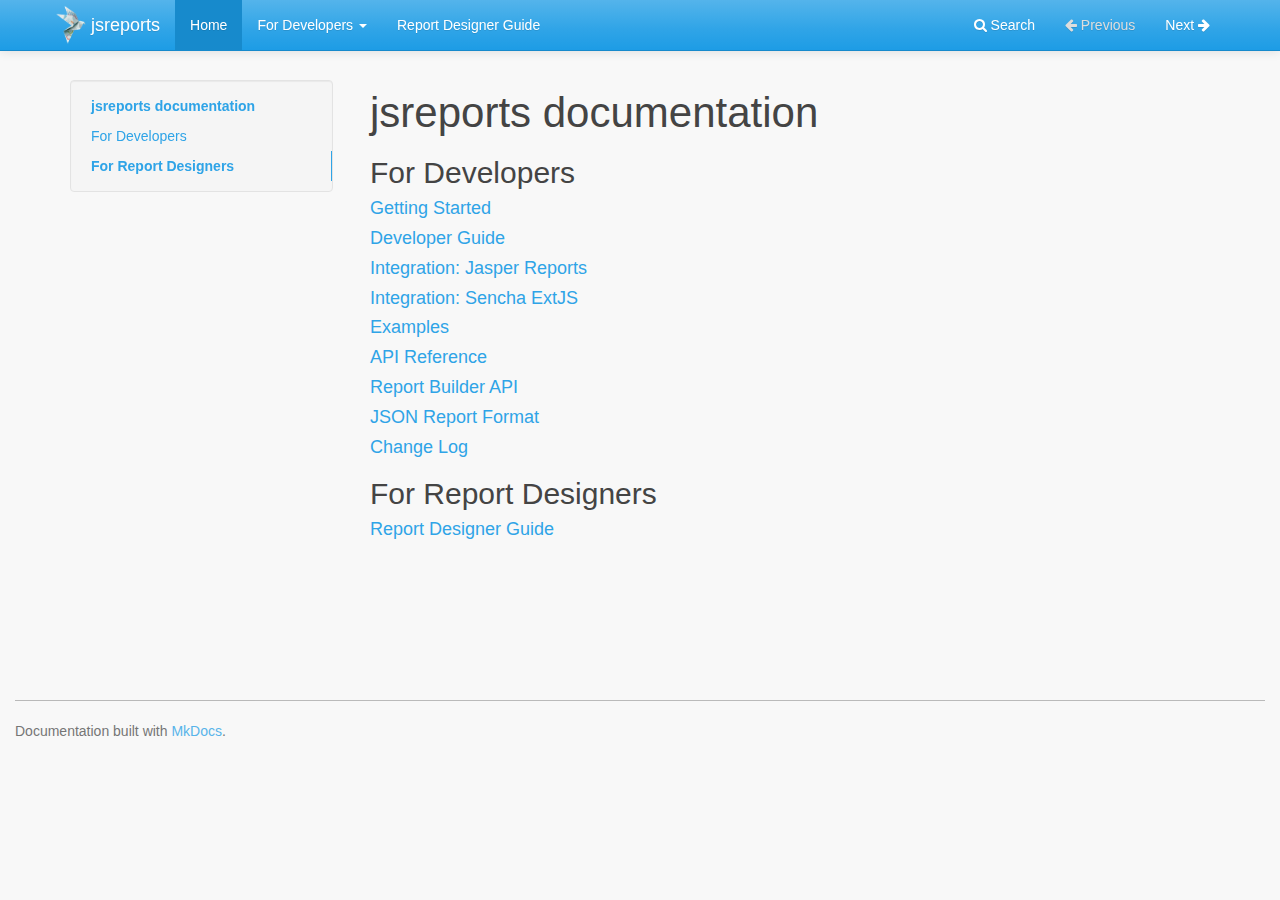
<file: src/main/resources/public/lib/jsreports/docs/index.html>
<!DOCTYPE html>
<html lang="en">
    <head>
        <meta charset="utf-8">
        <meta http-equiv="X-UA-Compatible" content="IE=edge">
        <meta name="viewport" content="width=device-width, initial-scale=1.0">
        
        
        
        <link rel="shortcut icon" href="./img/favicon.ico">

	<title>jsreports</title>

        <link href="./css/bootstrap-custom.min.css" rel="stylesheet">
        <link href="./css/font-awesome-4.5.0.css" rel="stylesheet">
        <link href="./css/base.css" rel="stylesheet">
        <link rel="stylesheet" href="./css/highlight.css">
        <link href="./jsreports-docs.css" rel="stylesheet">

        <!-- HTML5 shim and Respond.js IE8 support of HTML5 elements and media queries -->
        <!--[if lt IE 9]>
            <script src="https://oss.maxcdn.com/libs/html5shiv/3.7.0/html5shiv.js"></script>
            <script src="https://oss.maxcdn.com/libs/respond.js/1.3.0/respond.min.js"></script>
        <![endif]-->

        
    </head>

    <body class="homepage">

        <div class="navbar navbar-default navbar-fixed-top" role="navigation">
    <div class="container">

        <!-- Collapsed navigation -->
        <div class="navbar-header">
            
            <!-- Expander button -->
            <button type="button" class="navbar-toggle" data-toggle="collapse" data-target=".navbar-collapse">
                <span class="sr-only">Toggle navigation</span>
                <span class="icon-bar"></span>
                <span class="icon-bar"></span>
                <span class="icon-bar"></span>
            </button>
            

            <!-- Main title -->
            <a class="navbar-brand" href=".">jsreports</a>
        </div>

        <!-- Expanded navigation -->
        <div class="navbar-collapse collapse">
            
                <!-- Main navigation -->
                <ul class="nav navbar-nav">
                
                
                    <li class="active">
                        <a href=".">Home</a>
                    </li>
                
                
                
                    <li class="dropdown">
                        <a href="#" class="dropdown-toggle" data-toggle="dropdown">For Developers <b class="caret"></b></a>
                        <ul class="dropdown-menu">
                        
                            
<li >
    <a href="getting-started/">Getting Started</a>
</li>

                        
                            
<li >
    <a href="dev/">Developer Guide</a>
</li>

                        
                            
<li >
    <a href="examples/">Examples</a>
</li>

                        
                            
<li >
    <a href="designer-for-jasper-reports/">Integration: Jasper Reports</a>
</li>

                        
                            
<li >
    <a href="api/">API Reference</a>
</li>

                        
                            
<li >
    <a href="reportbuilder-api/">Report Builder API</a>
</li>

                        
                            
<li >
    <a href="reportdef/">JSON Report Format</a>
</li>

                        
                            
<li >
    <a href="changelog/">Change Log</a>
</li>

                        
                        </ul>
                    </li>
                
                
                
                    <li >
                        <a href="designer/">Report Designer Guide</a>
                    </li>
                
                
                </ul>
            

            <ul class="nav navbar-nav navbar-right">
                <li>
                    <a href="#" data-toggle="modal" data-target="#mkdocs_search_modal">
                        <i class="fa fa-search"></i> Search
                    </a>
                </li>
                
                    <li class="disabled">
                        <a rel="next" >
                            <i class="fa fa-arrow-left"></i> Previous
                        </a>
                    </li>
                    <li >
                        <a rel="prev" href="getting-started/">
                            Next <i class="fa fa-arrow-right"></i>
                        </a>
                    </li>
                
                
            </ul>
        </div>
    </div>
</div>

        <div class="container">
            
                <div class="col-md-3"><div class="bs-sidebar hidden-print affix well" role="complementary">
    <ul class="nav bs-sidenav">
    
        <li class="main active"><a href="#jsreports-documentation">jsreports documentation</a></li>
        
            <li><a href="#for-developers">For Developers</a></li>
        
            <li><a href="#for-report-designers">For Report Designers</a></li>
        
    
    </ul>
</div></div>
                <div class="col-md-9" role="main">

<h1 id="jsreports-documentation">jsreports documentation</h1>
<h2 id="for-developers">For Developers</h2>
<h4 id="getting-started"><a href="./getting-started">Getting Started</a></h4>
<h4 id="developer-guide"><a href="./dev">Developer Guide</a></h4>
<h4 id="integration-jasper-reports"><a href="./designer-for-jasper-reports">Integration: Jasper Reports</a></h4>
<h4 id="integration-sencha-extjs"><a href="./extjs">Integration: Sencha ExtJS</a></h4>
<h4 id="examples"><a href="./examples">Examples</a></h4>
<h4 id="api-reference"><a href="./api">API Reference</a></h4>
<h4 id="report-builder-api"><a href="./reportbuilder-api">Report Builder API</a></h4>
<h4 id="json-report-format"><a href="./reportdef">JSON Report Format</a></h4>
<h4 id="change-log"><a href="./changelog">Change Log</a></h4>
<h2 id="for-report-designers">For Report Designers</h2>
<h4 id="report-designer-guide"><a href="./designer">Report Designer Guide</a></h4></div>
            
        </div>

        <footer class="col-md-12">
            <hr>
            
            <p>Documentation built with <a href="http://www.mkdocs.org/">MkDocs</a>.</p>
        </footer>

        <script src="./js/jquery-1.10.2.min.js"></script>
        <script src="./js/bootstrap-3.0.3.min.js"></script>
        <script src="./js/highlight.pack.js"></script>
        <script>var base_url = '.';</script>
        <script data-main="./mkdocs/js/search.js" src="./mkdocs/js/require.js"></script>
        <script src="./js/base.js"></script>
        <script src="./highlight.pack.js"></script>

        <div class="modal" id="mkdocs_search_modal" tabindex="-1" role="dialog" aria-labelledby="Search Modal" aria-hidden="true">
            <div class="modal-dialog">
                <div class="modal-content">
                    <div class="modal-header">
                        <button type="button" class="close" data-dismiss="modal"><span aria-hidden="true">&times;</span><span class="sr-only">Close</span></button>
                        <h4 class="modal-title" id="exampleModalLabel">Search</h4>
                    </div>
                    <div class="modal-body">
                        <p>
                            From here you can search these documents. Enter
                            your search terms below.
                        </p>
                        <form role="form">
                            <div class="form-group">
                                <input type="text" class="form-control" placeholder="Search..." id="mkdocs-search-query">
                            </div>
                        </form>
                        <div id="mkdocs-search-results"></div>
                    </div>
                    <div class="modal-footer">
                    </div>
                </div>
            </div>
        </div>

    </body>
<script src="//static.getclicky.com/js" type="text/javascript"></script>
<script type="text/javascript">try{ if (location.href.toLowerCase().indexOf('jsreports.com') > -1) { clicky.init(100739351); } } catch(e){}</script>
</html>

<!--
MkDocs version : 0.15.1
Build Date UTC : 2016-05-10 17:21:04.981206
-->
</file>
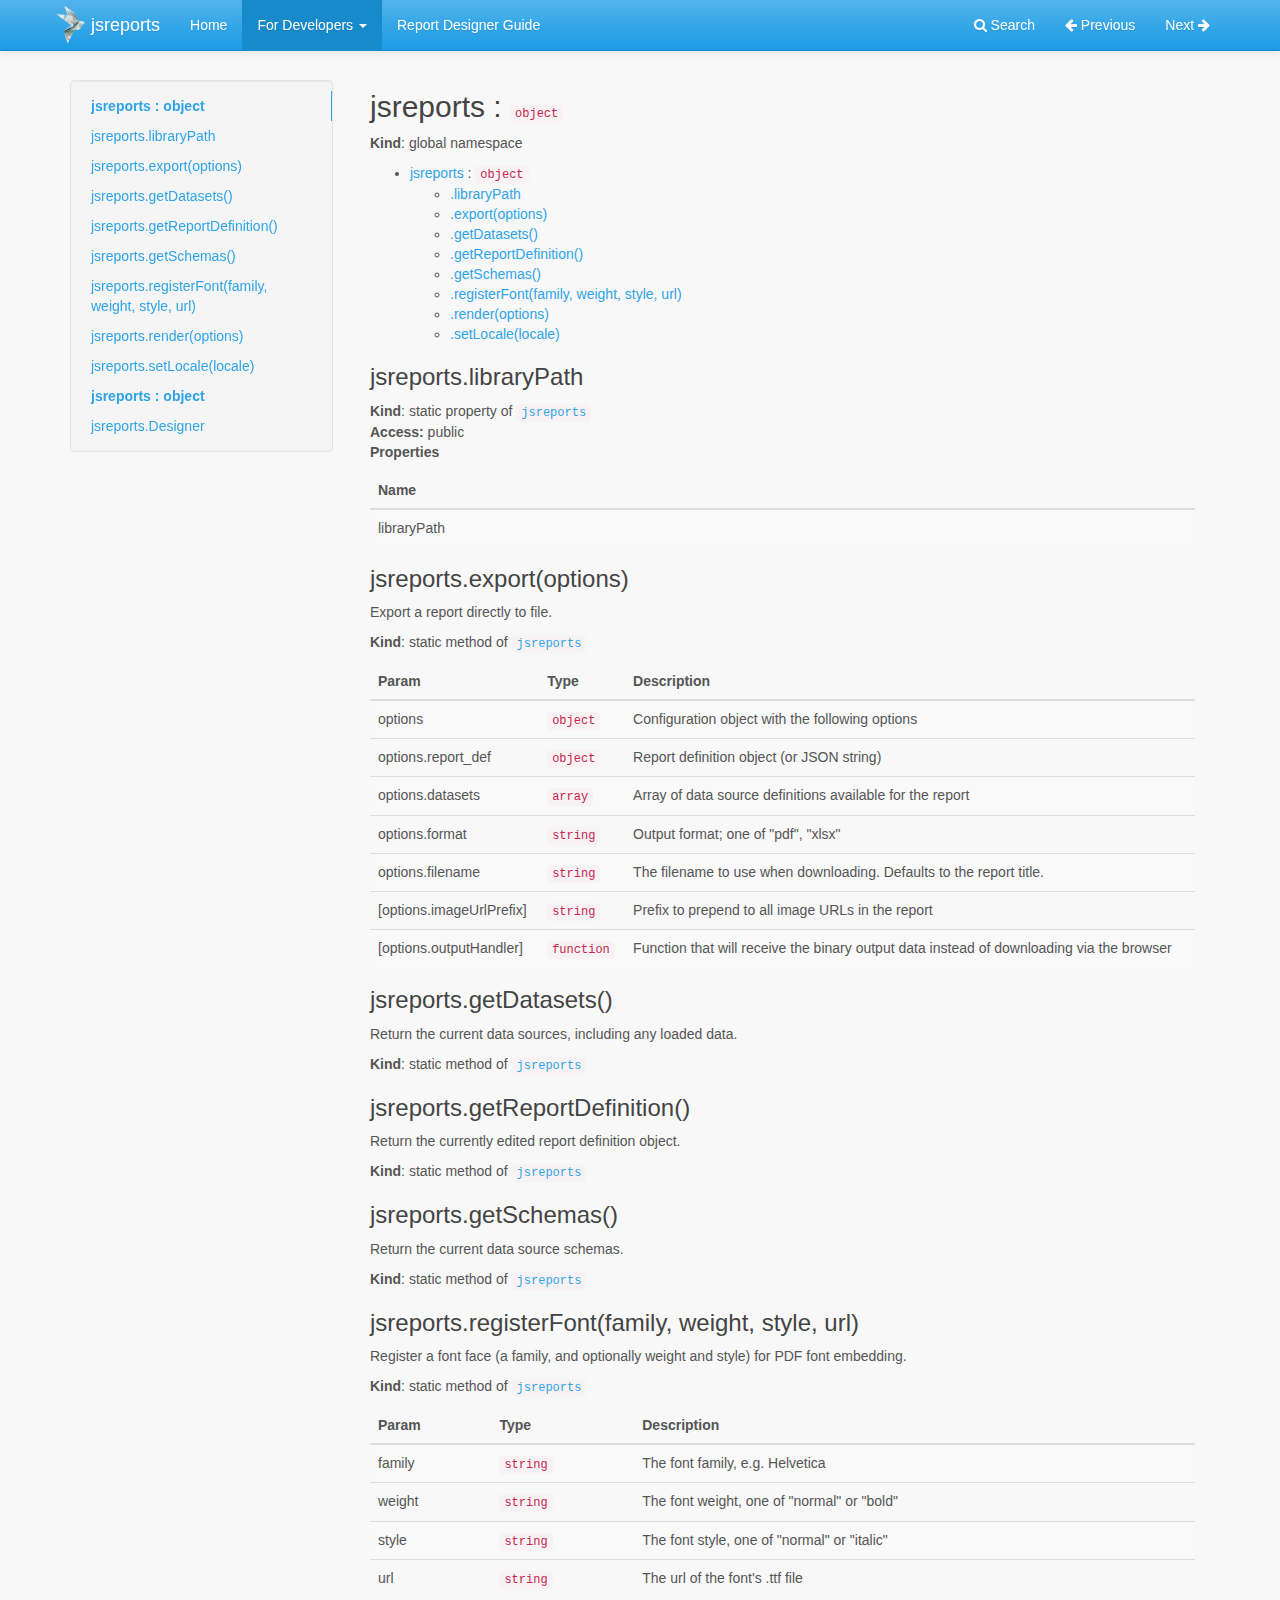
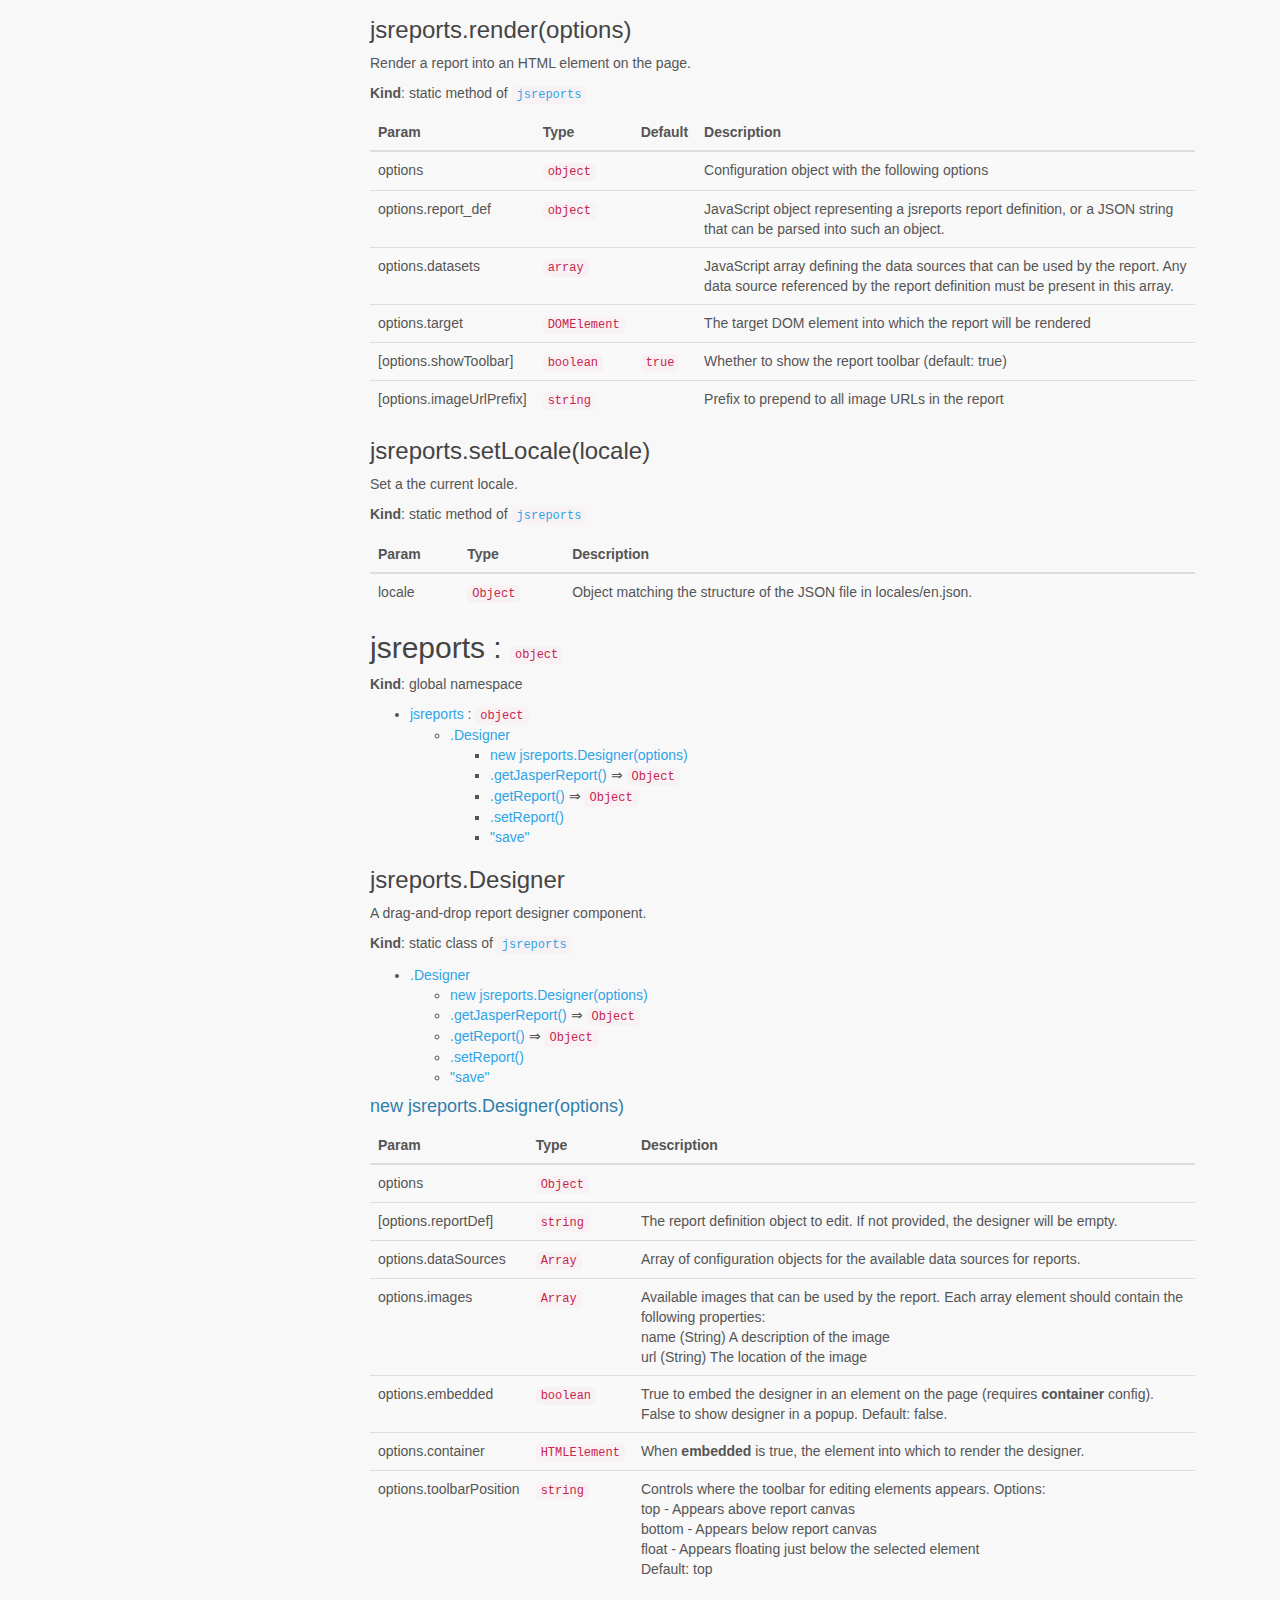
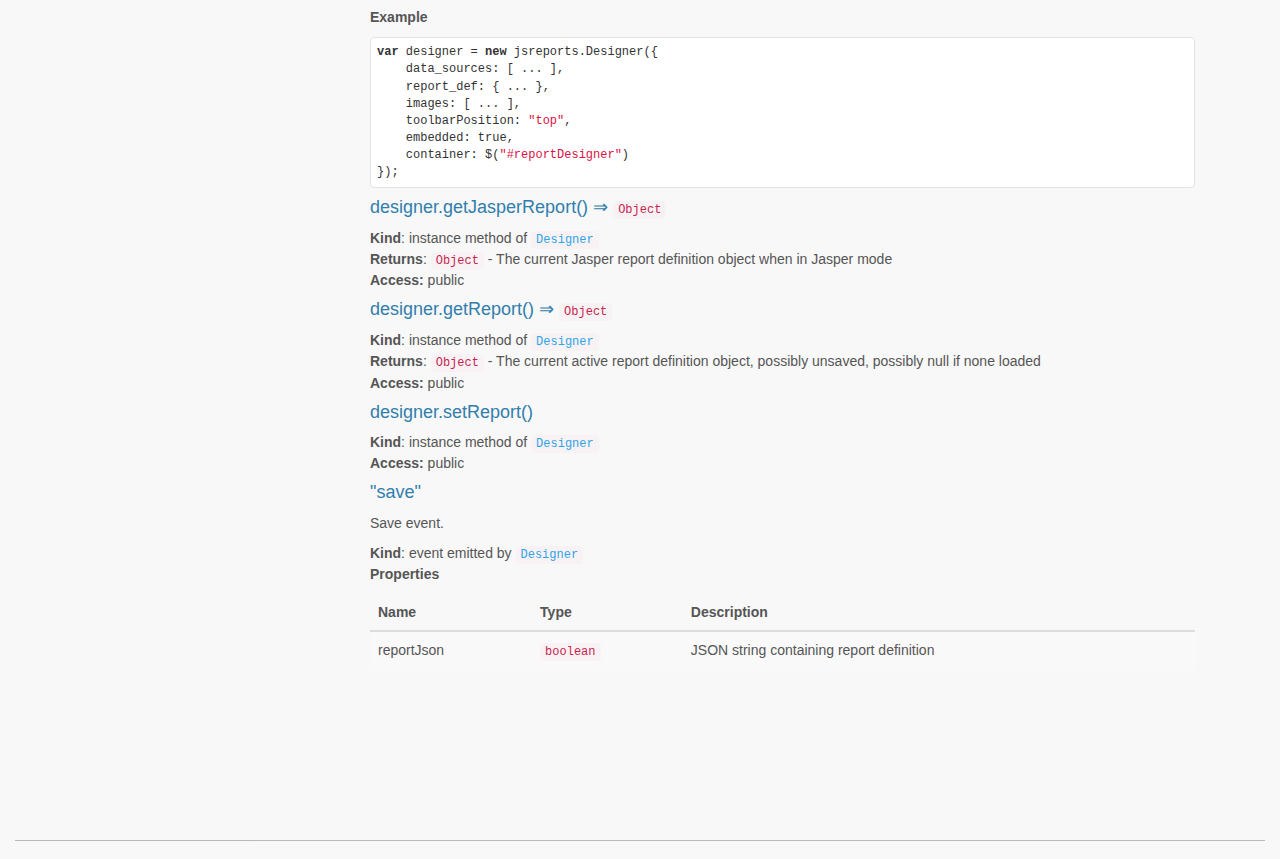
<file: src/main/resources/public/lib/jsreports/docs/api/index.html>
<!DOCTYPE html>
<html lang="en">
    <head>
        <meta charset="utf-8">
        <meta http-equiv="X-UA-Compatible" content="IE=edge">
        <meta name="viewport" content="width=device-width, initial-scale=1.0">
        
        
        
        <link rel="shortcut icon" href="../img/favicon.ico">

	<title>API Reference - jsreports</title>

        <link href="../css/bootstrap-custom.min.css" rel="stylesheet">
        <link href="../css/font-awesome-4.5.0.css" rel="stylesheet">
        <link href="../css/base.css" rel="stylesheet">
        <link rel="stylesheet" href="../css/highlight.css">
        <link href="../jsreports-docs.css" rel="stylesheet">

        <!-- HTML5 shim and Respond.js IE8 support of HTML5 elements and media queries -->
        <!--[if lt IE 9]>
            <script src="https://oss.maxcdn.com/libs/html5shiv/3.7.0/html5shiv.js"></script>
            <script src="https://oss.maxcdn.com/libs/respond.js/1.3.0/respond.min.js"></script>
        <![endif]-->

        
    </head>

    <body>

        <div class="navbar navbar-default navbar-fixed-top" role="navigation">
    <div class="container">

        <!-- Collapsed navigation -->
        <div class="navbar-header">
            
            <!-- Expander button -->
            <button type="button" class="navbar-toggle" data-toggle="collapse" data-target=".navbar-collapse">
                <span class="sr-only">Toggle navigation</span>
                <span class="icon-bar"></span>
                <span class="icon-bar"></span>
                <span class="icon-bar"></span>
            </button>
            

            <!-- Main title -->
            <a class="navbar-brand" href="..">jsreports</a>
        </div>

        <!-- Expanded navigation -->
        <div class="navbar-collapse collapse">
            
                <!-- Main navigation -->
                <ul class="nav navbar-nav">
                
                
                    <li >
                        <a href="..">Home</a>
                    </li>
                
                
                
                    <li class="dropdown active">
                        <a href="#" class="dropdown-toggle" data-toggle="dropdown">For Developers <b class="caret"></b></a>
                        <ul class="dropdown-menu">
                        
                            
<li >
    <a href="../getting-started/">Getting Started</a>
</li>

                        
                            
<li >
    <a href="../dev/">Developer Guide</a>
</li>

                        
                            
<li >
    <a href="../examples/">Examples</a>
</li>

                        
                            
<li >
    <a href="../designer-for-jasper-reports/">Integration: Jasper Reports</a>
</li>

                        
                            
<li class="active">
    <a href="./">API Reference</a>
</li>

                        
                            
<li >
    <a href="../reportbuilder-api/">Report Builder API</a>
</li>

                        
                            
<li >
    <a href="../reportdef/">JSON Report Format</a>
</li>

                        
                            
<li >
    <a href="../changelog/">Change Log</a>
</li>

                        
                        </ul>
                    </li>
                
                
                
                    <li >
                        <a href="../designer/">Report Designer Guide</a>
                    </li>
                
                
                </ul>
            

            <ul class="nav navbar-nav navbar-right">
                <li>
                    <a href="#" data-toggle="modal" data-target="#mkdocs_search_modal">
                        <i class="fa fa-search"></i> Search
                    </a>
                </li>
                
                    <li >
                        <a rel="next" href="../designer-for-jasper-reports/">
                            <i class="fa fa-arrow-left"></i> Previous
                        </a>
                    </li>
                    <li >
                        <a rel="prev" href="../reportbuilder-api/">
                            Next <i class="fa fa-arrow-right"></i>
                        </a>
                    </li>
                
                
            </ul>
        </div>
    </div>
</div>

        <div class="container">
            
                <div class="col-md-3"><div class="bs-sidebar hidden-print affix well" role="complementary">
    <ul class="nav bs-sidenav">
    
        <li class="main active"><a href="#jsreports-object">jsreports : object</a></li>
        
            <li><a href="#jsreportslibrarypath">jsreports.libraryPath</a></li>
        
            <li><a href="#jsreportsexportoptions">jsreports.export(options)</a></li>
        
            <li><a href="#jsreportsgetdatasets">jsreports.getDatasets()</a></li>
        
            <li><a href="#jsreportsgetreportdefinition">jsreports.getReportDefinition()</a></li>
        
            <li><a href="#jsreportsgetschemas">jsreports.getSchemas()</a></li>
        
            <li><a href="#jsreportsregisterfontfamily-weight-style-url">jsreports.registerFont(family, weight, style, url)</a></li>
        
            <li><a href="#jsreportsrenderoptions">jsreports.render(options)</a></li>
        
            <li><a href="#jsreportssetlocalelocale">jsreports.setLocale(locale)</a></li>
        
    
        <li class="main "><a href="#jsreports-object_1">jsreports : object</a></li>
        
            <li><a href="#jsreportsdesigner">jsreports.Designer</a></li>
        
    
    </ul>
</div></div>
                <div class="col-md-9" role="main">

<p><a name="jsreports"></a></p>
<h2 id="jsreports-object">jsreports : <code>object</code></h2>
<p><strong>Kind</strong>: global namespace  </p>
<ul>
<li><a href="#jsreports">jsreports</a> : <code>object</code><ul>
<li><a href="#jsreports.libraryPath">.libraryPath</a></li>
<li><a href="#jsreports.export">.export(options)</a></li>
<li><a href="#jsreports.getDatasets">.getDatasets()</a></li>
<li><a href="#jsreports.getReportDefinition">.getReportDefinition()</a></li>
<li><a href="#jsreports.getSchemas">.getSchemas()</a></li>
<li><a href="#jsreports.registerFont">.registerFont(family, weight, style, url)</a></li>
<li><a href="#jsreports.render">.render(options)</a></li>
<li><a href="#jsreports.setLocale">.setLocale(locale)</a></li>
</ul>
</li>
</ul>
<p><a name="jsreports.libraryPath"></a></p>
<h3 id="jsreportslibrarypath">jsreports.libraryPath</h3>
<p><strong>Kind</strong>: static property of <code><a href="#jsreports">jsreports</a></code><br />
<strong>Access:</strong> public<br />
<strong>Properties</strong></p>
<table>
<thead>
<tr>
<th>Name</th>
</tr>
</thead>
<tbody>
<tr>
<td>libraryPath</td>
</tr>
</tbody>
</table>
<p><a name="jsreports.export"></a></p>
<h3 id="jsreportsexportoptions">jsreports.export(options)</h3>
<p>Export a report directly to file.</p>
<p><strong>Kind</strong>: static method of <code><a href="#jsreports">jsreports</a></code>  </p>
<table>
<thead>
<tr>
<th>Param</th>
<th>Type</th>
<th>Description</th>
</tr>
</thead>
<tbody>
<tr>
<td>options</td>
<td><code>object</code></td>
<td>Configuration object with the following options</td>
</tr>
<tr>
<td>options.report_def</td>
<td><code>object</code></td>
<td>Report definition object (or JSON string)</td>
</tr>
<tr>
<td>options.datasets</td>
<td><code>array</code></td>
<td>Array of data source definitions available for the report</td>
</tr>
<tr>
<td>options.format</td>
<td><code>string</code></td>
<td>Output format; one of "pdf", "xlsx"</td>
</tr>
<tr>
<td>options.filename</td>
<td><code>string</code></td>
<td>The filename to use when downloading.  Defaults to the report title.</td>
</tr>
<tr>
<td>[options.imageUrlPrefix]</td>
<td><code>string</code></td>
<td>Prefix to prepend to all image URLs in the report</td>
</tr>
<tr>
<td>[options.outputHandler]</td>
<td><code>function</code></td>
<td>Function that will receive the binary output data instead of downloading via the browser</td>
</tr>
</tbody>
</table>
<p><a name="jsreports.getDatasets"></a></p>
<h3 id="jsreportsgetdatasets">jsreports.getDatasets()</h3>
<p>Return the current data sources, including any loaded data.</p>
<p><strong>Kind</strong>: static method of <code><a href="#jsreports">jsreports</a></code><br />
<a name="jsreports.getReportDefinition"></a></p>
<h3 id="jsreportsgetreportdefinition">jsreports.getReportDefinition()</h3>
<p>Return the currently edited report definition object.</p>
<p><strong>Kind</strong>: static method of <code><a href="#jsreports">jsreports</a></code><br />
<a name="jsreports.getSchemas"></a></p>
<h3 id="jsreportsgetschemas">jsreports.getSchemas()</h3>
<p>Return the current data source schemas.</p>
<p><strong>Kind</strong>: static method of <code><a href="#jsreports">jsreports</a></code><br />
<a name="jsreports.registerFont"></a></p>
<h3 id="jsreportsregisterfontfamily-weight-style-url">jsreports.registerFont(family, weight, style, url)</h3>
<p>Register a font face (a family, and optionally weight and style) for PDF font embedding.</p>
<p><strong>Kind</strong>: static method of <code><a href="#jsreports">jsreports</a></code>  </p>
<table>
<thead>
<tr>
<th>Param</th>
<th>Type</th>
<th>Description</th>
</tr>
</thead>
<tbody>
<tr>
<td>family</td>
<td><code>string</code></td>
<td>The font family, e.g. Helvetica</td>
</tr>
<tr>
<td>weight</td>
<td><code>string</code></td>
<td>The font weight, one of "normal" or "bold"</td>
</tr>
<tr>
<td>style</td>
<td><code>string</code></td>
<td>The font style, one of "normal" or "italic"</td>
</tr>
<tr>
<td>url</td>
<td><code>string</code></td>
<td>The url of the font's .ttf file</td>
</tr>
</tbody>
</table>
<p><a name="jsreports.render"></a></p>
<h3 id="jsreportsrenderoptions">jsreports.render(options)</h3>
<p>Render a report into an HTML element on the page.</p>
<p><strong>Kind</strong>: static method of <code><a href="#jsreports">jsreports</a></code>  </p>
<table>
<thead>
<tr>
<th>Param</th>
<th>Type</th>
<th>Default</th>
<th>Description</th>
</tr>
</thead>
<tbody>
<tr>
<td>options</td>
<td><code>object</code></td>
<td></td>
<td>Configuration object with the following options</td>
</tr>
<tr>
<td>options.report_def</td>
<td><code>object</code></td>
<td></td>
<td>JavaScript object representing a jsreports report definition, or a JSON string that can be parsed into such an object.</td>
</tr>
<tr>
<td>options.datasets</td>
<td><code>array</code></td>
<td></td>
<td>JavaScript array defining the data sources that can be used by the report.      Any data source referenced by the report definition must be present in this array.</td>
</tr>
<tr>
<td>options.target</td>
<td><code>DOMElement</code></td>
<td></td>
<td>The target DOM element into which the report will be rendered</td>
</tr>
<tr>
<td>[options.showToolbar]</td>
<td><code>boolean</code></td>
<td><code>true</code></td>
<td>Whether to show the report toolbar (default: true)</td>
</tr>
<tr>
<td>[options.imageUrlPrefix]</td>
<td><code>string</code></td>
<td></td>
<td>Prefix to prepend to all image URLs in the report</td>
</tr>
</tbody>
</table>
<p><a name="jsreports.setLocale"></a></p>
<h3 id="jsreportssetlocalelocale">jsreports.setLocale(locale)</h3>
<p>Set a the current locale.</p>
<p><strong>Kind</strong>: static method of <code><a href="#jsreports">jsreports</a></code>  </p>
<table>
<thead>
<tr>
<th>Param</th>
<th>Type</th>
<th>Description</th>
</tr>
</thead>
<tbody>
<tr>
<td>locale</td>
<td><code>Object</code></td>
<td>Object matching the structure of the JSON file in locales/en.json.</td>
</tr>
</tbody>
</table>
<p><a name="jsreports"></a></p>
<h2 id="jsreports-object_1">jsreports : <code>object</code></h2>
<p><strong>Kind</strong>: global namespace  </p>
<ul>
<li><a href="#jsreports">jsreports</a> : <code>object</code><ul>
<li><a href="#jsreports.Designer">.Designer</a><ul>
<li><a href="#new_jsreports.Designer_new">new jsreports.Designer(options)</a></li>
<li><a href="#jsreports.Designer+getJasperReport">.getJasperReport()</a> ⇒ <code>Object</code></li>
<li><a href="#jsreports.Designer+getReport">.getReport()</a> ⇒ <code>Object</code></li>
<li><a href="#jsreports.Designer+setReport">.setReport()</a></li>
<li><a href="#jsreports.Designer+event_save">"save"</a></li>
</ul>
</li>
</ul>
</li>
</ul>
<p><a name="jsreports.Designer"></a></p>
<h3 id="jsreportsdesigner">jsreports.Designer</h3>
<p>A drag-and-drop report designer component.</p>
<p><strong>Kind</strong>: static class of <code><a href="#jsreports">jsreports</a></code>  </p>
<ul>
<li><a href="#jsreports.Designer">.Designer</a><ul>
<li><a href="#new_jsreports.Designer_new">new jsreports.Designer(options)</a></li>
<li><a href="#jsreports.Designer+getJasperReport">.getJasperReport()</a> ⇒ <code>Object</code></li>
<li><a href="#jsreports.Designer+getReport">.getReport()</a> ⇒ <code>Object</code></li>
<li><a href="#jsreports.Designer+setReport">.setReport()</a></li>
<li><a href="#jsreports.Designer+event_save">"save"</a></li>
</ul>
</li>
</ul>
<p><a name="new_jsreports.Designer_new"></a></p>
<h4 id="new-jsreportsdesigneroptions">new jsreports.Designer(options)</h4>
<table>
<thead>
<tr>
<th>Param</th>
<th>Type</th>
<th>Description</th>
</tr>
</thead>
<tbody>
<tr>
<td>options</td>
<td><code>Object</code></td>
<td></td>
</tr>
<tr>
<td>[options.reportDef]</td>
<td><code>string</code></td>
<td>The report definition object to edit.  If not provided, the designer will be empty.</td>
</tr>
<tr>
<td>options.dataSources</td>
<td><code>Array</code></td>
<td>Array of configuration objects for the available data sources for reports.</td>
</tr>
<tr>
<td>options.images</td>
<td><code>Array</code></td>
<td>Available images that can be used by the report.  Each array element should contain the following properties: <br/>name (String) A description of the image<br/>url (String) The location of the image</td>
</tr>
<tr>
<td>options.embedded</td>
<td><code>boolean</code></td>
<td>True to embed the designer in an element on the page (requires <b>container</b> config).  False to show designer in a popup.  Default: false.</td>
</tr>
<tr>
<td>options.container</td>
<td><code>HTMLElement</code></td>
<td>When <b>embedded</b> is true, the element into which to render the designer.</td>
</tr>
<tr>
<td>options.toolbarPosition</td>
<td><code>string</code></td>
<td>Controls where the toolbar for editing elements appears.  Options:<br/>top - Appears above report canvas<br/>bottom - Appears below report canvas<br/>float - Appears floating just below the selected element<br/>Default: top</td>
</tr>
</tbody>
</table>
<p><strong>Example</strong>  </p>
<pre><code class="js">var designer = new jsreports.Designer({
    data_sources: [ ... ],
    report_def: { ... },
    images: [ ... ],
    toolbarPosition: &quot;top&quot;,
    embedded: true,
    container: $(&quot;#reportDesigner&quot;)
});
</code></pre>

<p><a name="jsreports.Designer+getJasperReport"></a></p>
<h4 id="designergetjasperreport-object">designer.getJasperReport() ⇒ <code>Object</code></h4>
<p><strong>Kind</strong>: instance method of <code><a href="#jsreports.Designer">Designer</a></code><br />
<strong>Returns</strong>: <code>Object</code> - The current Jasper report definition object when in Jasper mode<br />
<strong>Access:</strong> public<br />
<a name="jsreports.Designer+getReport"></a></p>
<h4 id="designergetreport-object">designer.getReport() ⇒ <code>Object</code></h4>
<p><strong>Kind</strong>: instance method of <code><a href="#jsreports.Designer">Designer</a></code><br />
<strong>Returns</strong>: <code>Object</code> - The current active report definition object, possibly unsaved, possibly null if none loaded<br />
<strong>Access:</strong> public<br />
<a name="jsreports.Designer+setReport"></a></p>
<h4 id="designersetreport">designer.setReport()</h4>
<p><strong>Kind</strong>: instance method of <code><a href="#jsreports.Designer">Designer</a></code><br />
<strong>Access:</strong> public<br />
<a name="jsreports.Designer+event_save"></a></p>
<h4 id="save">"save"</h4>
<p>Save event.</p>
<p><strong>Kind</strong>: event emitted by <code><a href="#jsreports.Designer">Designer</a></code><br />
<strong>Properties</strong></p>
<table>
<thead>
<tr>
<th>Name</th>
<th>Type</th>
<th>Description</th>
</tr>
</thead>
<tbody>
<tr>
<td>reportJson</td>
<td><code>boolean</code></td>
<td>JSON string containing report definition</td>
</tr>
</tbody>
</table></div>
            
        </div>

        <footer class="col-md-12">
            <hr>
            
            <p>Documentation built with <a href="http://www.mkdocs.org/">MkDocs</a>.</p>
        </footer>

        <script src="../js/jquery-1.10.2.min.js"></script>
        <script src="../js/bootstrap-3.0.3.min.js"></script>
        <script src="../js/highlight.pack.js"></script>
        <script>var base_url = '..';</script>
        <script data-main="../mkdocs/js/search.js" src="../mkdocs/js/require.js"></script>
        <script src="../js/base.js"></script>
        <script src="../highlight.pack.js"></script>

        <div class="modal" id="mkdocs_search_modal" tabindex="-1" role="dialog" aria-labelledby="Search Modal" aria-hidden="true">
            <div class="modal-dialog">
                <div class="modal-content">
                    <div class="modal-header">
                        <button type="button" class="close" data-dismiss="modal"><span aria-hidden="true">&times;</span><span class="sr-only">Close</span></button>
                        <h4 class="modal-title" id="exampleModalLabel">Search</h4>
                    </div>
                    <div class="modal-body">
                        <p>
                            From here you can search these documents. Enter
                            your search terms below.
                        </p>
                        <form role="form">
                            <div class="form-group">
                                <input type="text" class="form-control" placeholder="Search..." id="mkdocs-search-query">
                            </div>
                        </form>
                        <div id="mkdocs-search-results"></div>
                    </div>
                    <div class="modal-footer">
                    </div>
                </div>
            </div>
        </div>

    </body>
<script src="//static.getclicky.com/js" type="text/javascript"></script>
<script type="text/javascript">try{ if (location.href.toLowerCase().indexOf('jsreports.com') > -1) { clicky.init(100739351); } } catch(e){}</script>
</html>
</file>
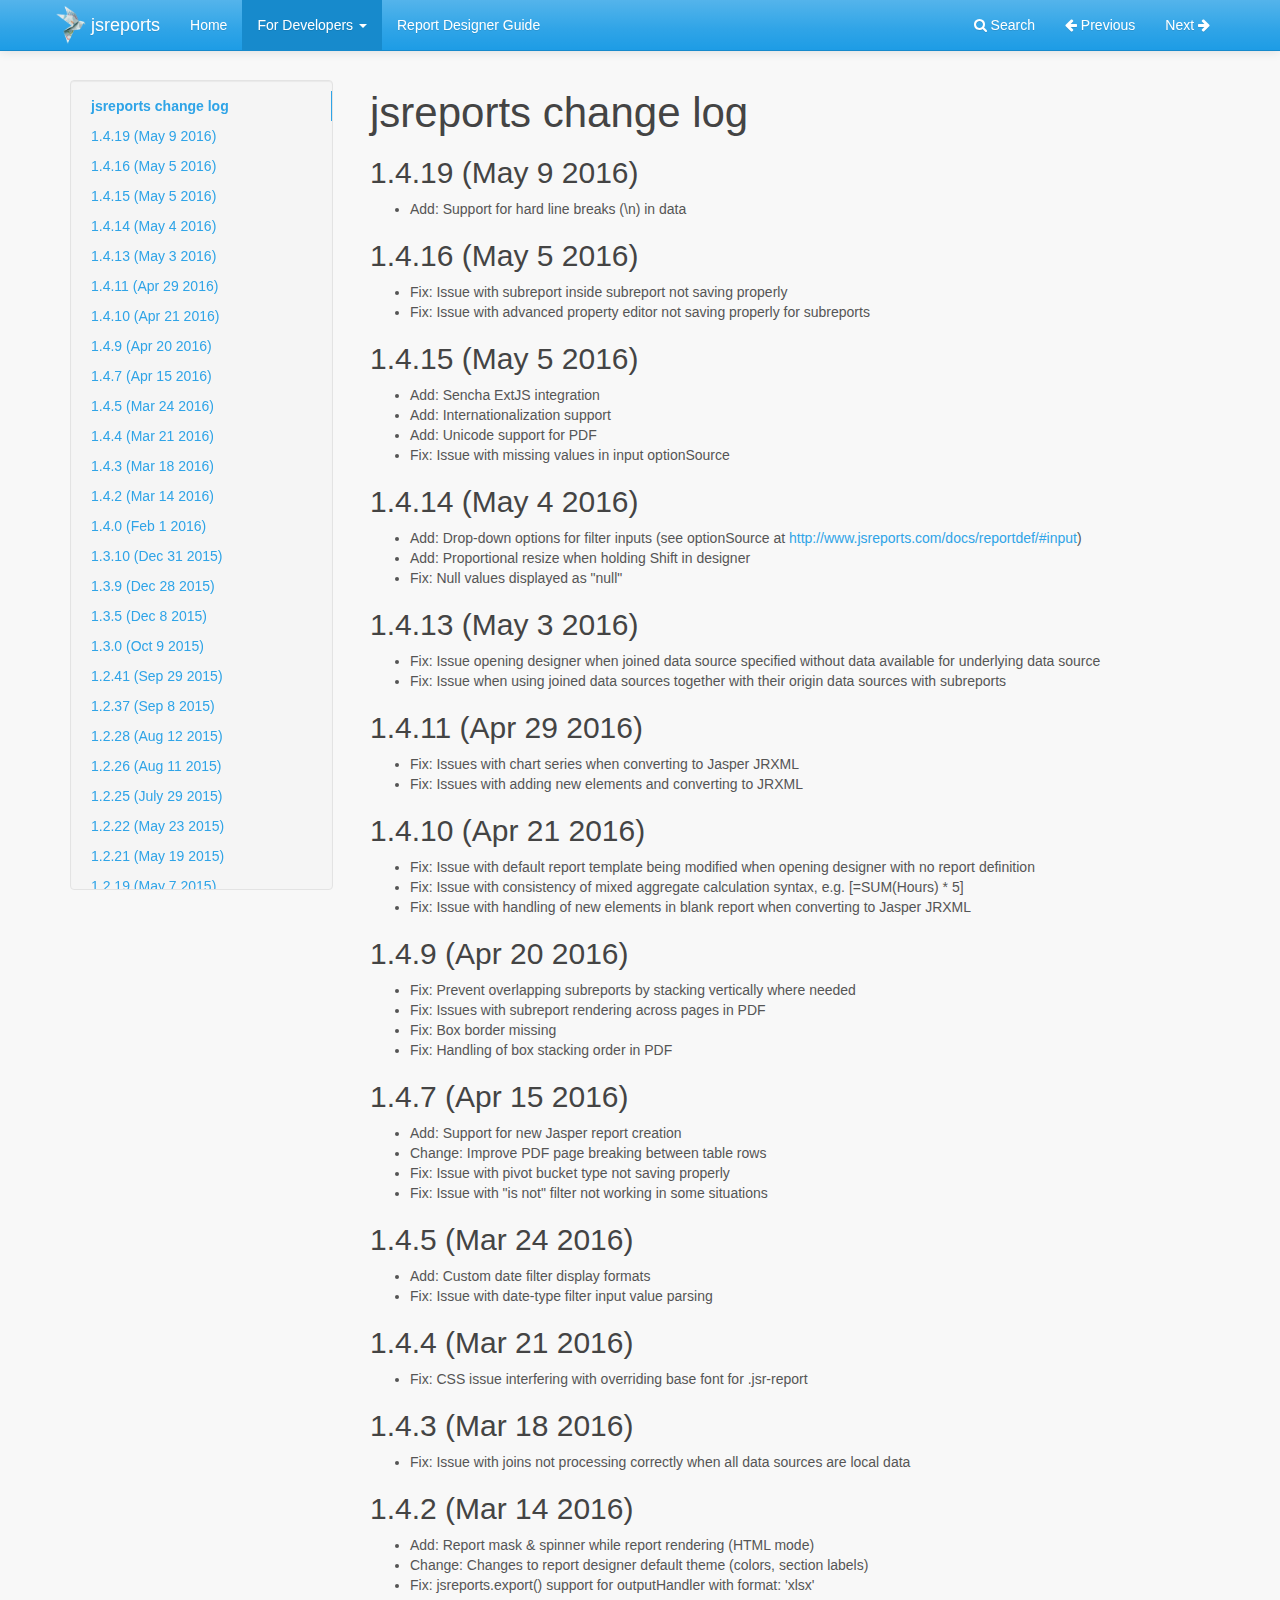
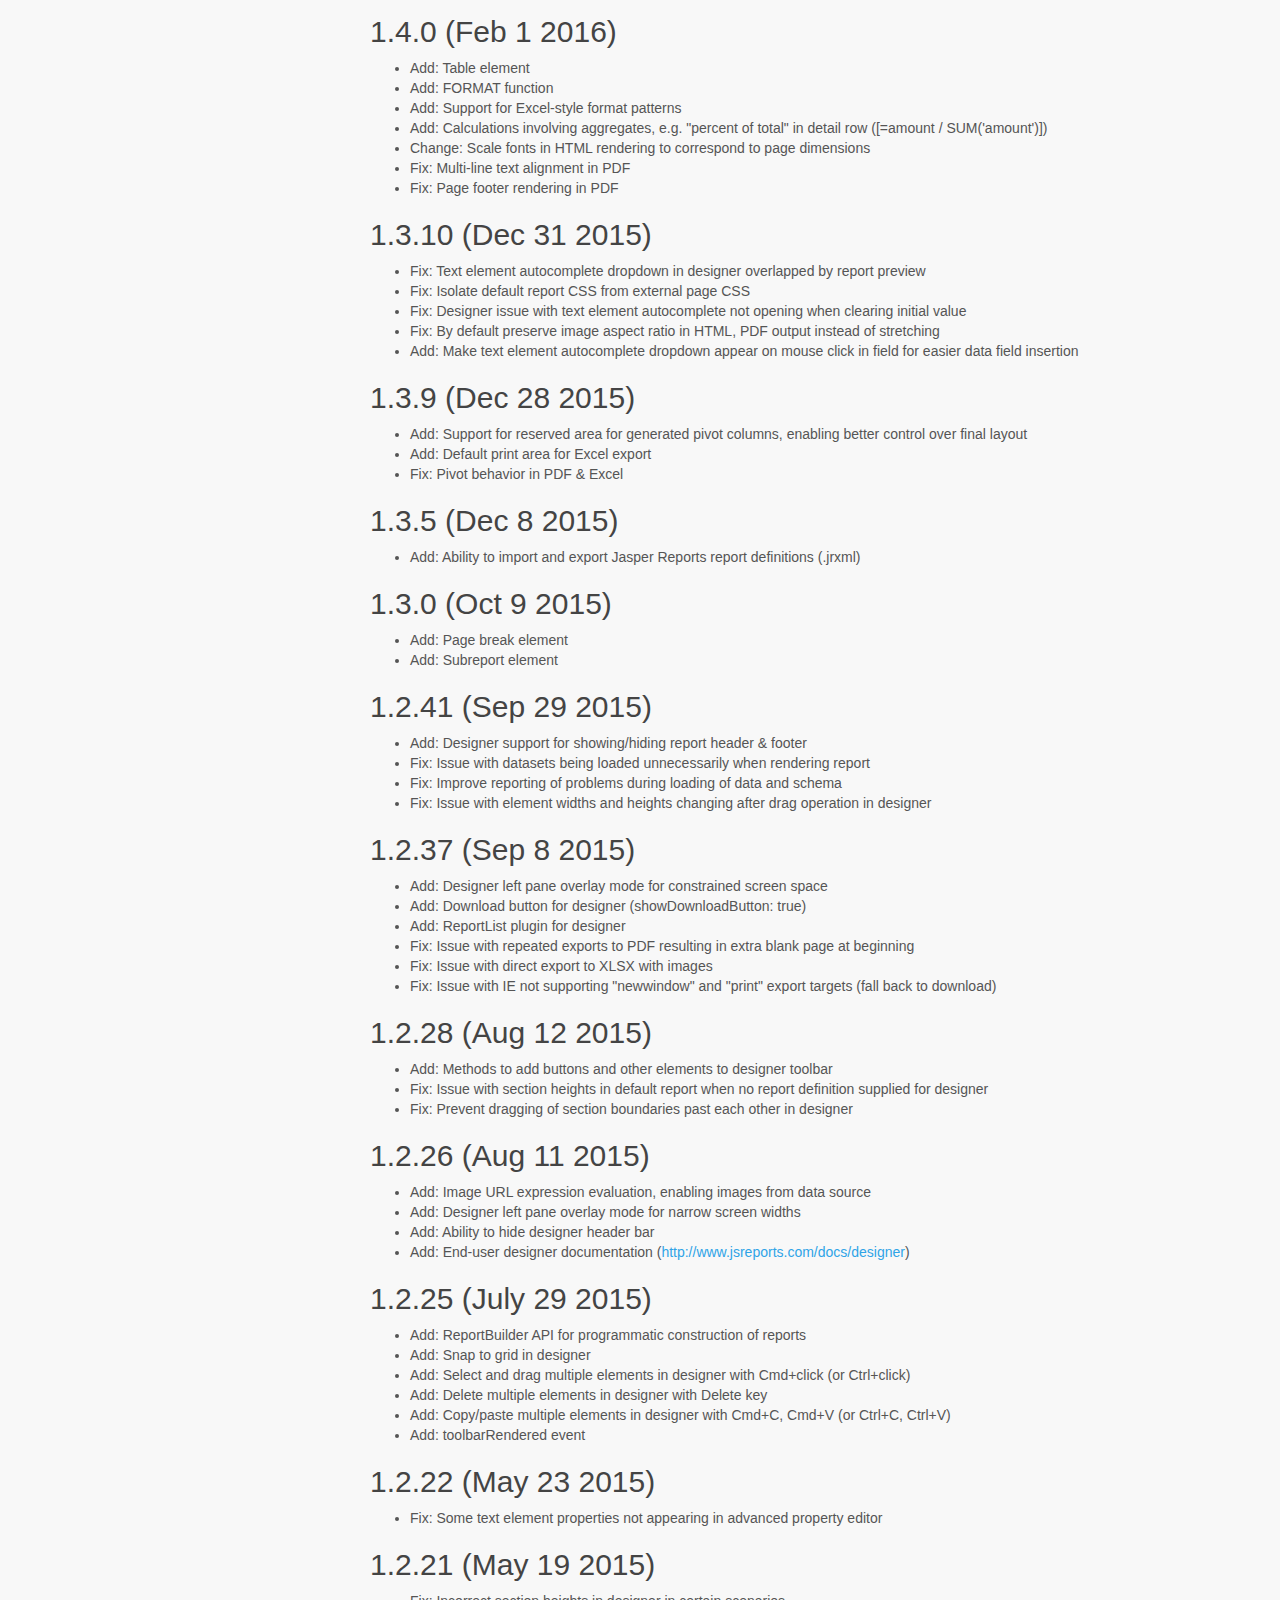
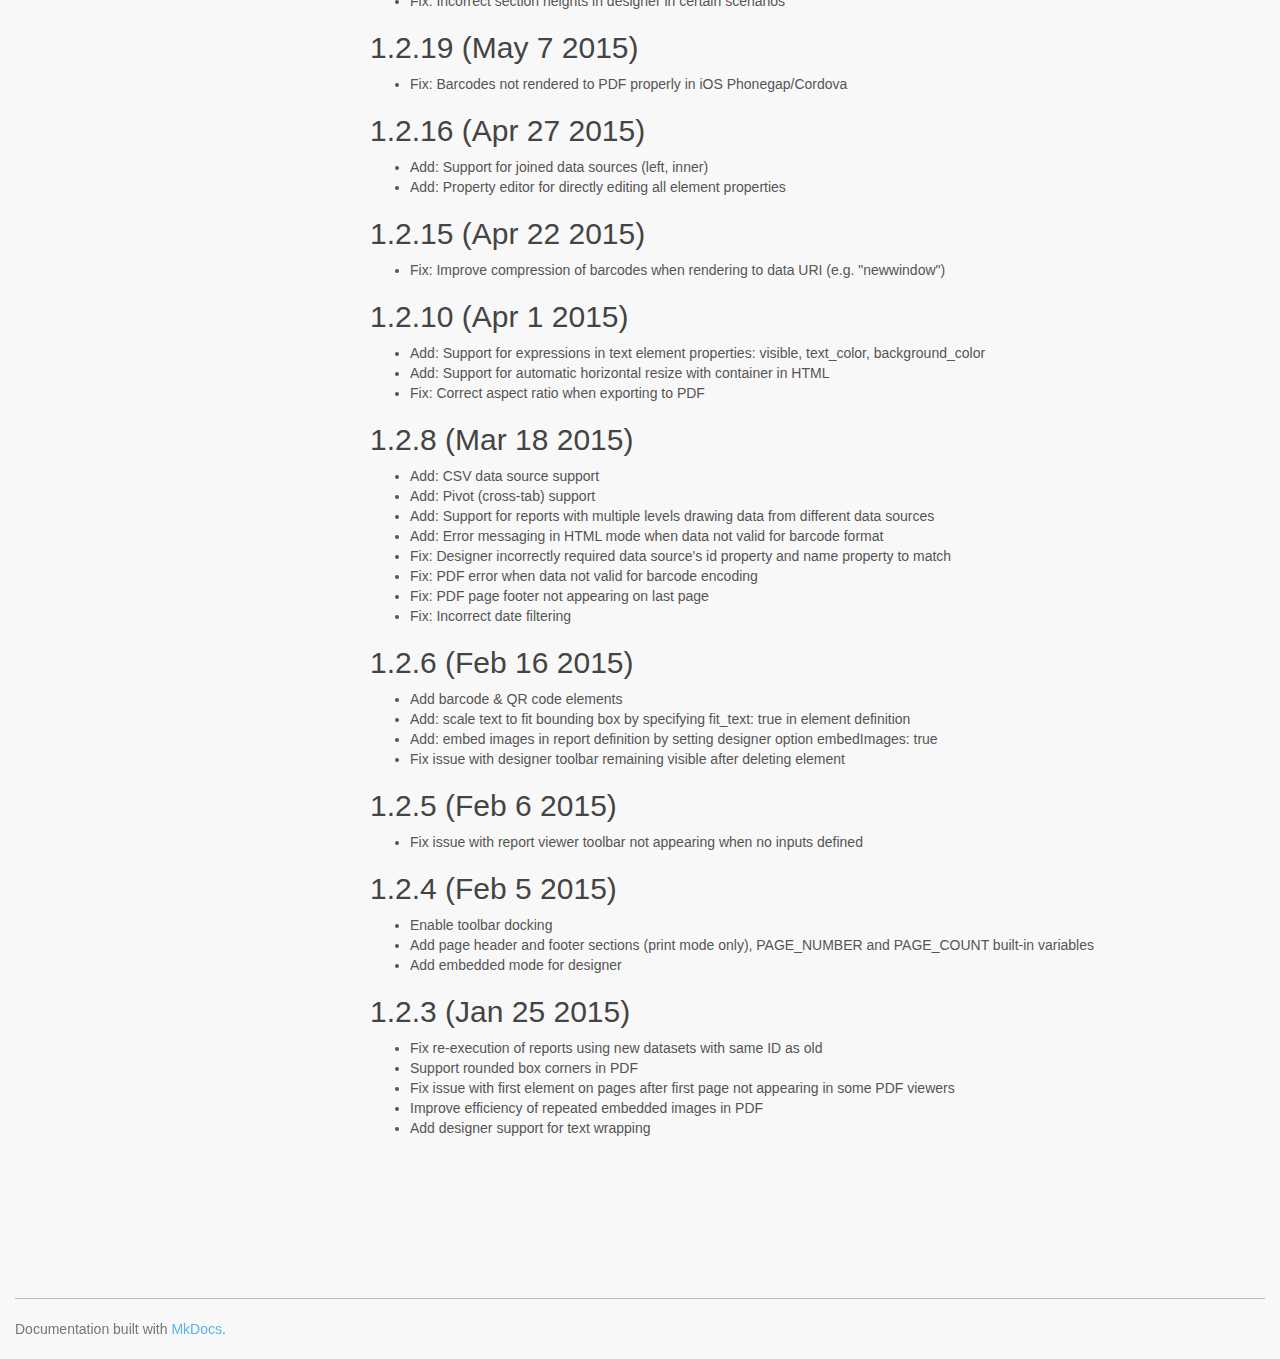
<file: src/main/resources/public/lib/jsreports/docs/changelog/index.html>
<!DOCTYPE html>
<html lang="en">
    <head>
        <meta charset="utf-8">
        <meta http-equiv="X-UA-Compatible" content="IE=edge">
        <meta name="viewport" content="width=device-width, initial-scale=1.0">
        
        
        
        <link rel="shortcut icon" href="../img/favicon.ico">

	<title>Change Log - jsreports</title>

        <link href="../css/bootstrap-custom.min.css" rel="stylesheet">
        <link href="../css/font-awesome-4.5.0.css" rel="stylesheet">
        <link href="../css/base.css" rel="stylesheet">
        <link rel="stylesheet" href="../css/highlight.css">
        <link href="../jsreports-docs.css" rel="stylesheet">

        <!-- HTML5 shim and Respond.js IE8 support of HTML5 elements and media queries -->
        <!--[if lt IE 9]>
            <script src="https://oss.maxcdn.com/libs/html5shiv/3.7.0/html5shiv.js"></script>
            <script src="https://oss.maxcdn.com/libs/respond.js/1.3.0/respond.min.js"></script>
        <![endif]-->

        
    </head>

    <body>

        <div class="navbar navbar-default navbar-fixed-top" role="navigation">
    <div class="container">

        <!-- Collapsed navigation -->
        <div class="navbar-header">
            
            <!-- Expander button -->
            <button type="button" class="navbar-toggle" data-toggle="collapse" data-target=".navbar-collapse">
                <span class="sr-only">Toggle navigation</span>
                <span class="icon-bar"></span>
                <span class="icon-bar"></span>
                <span class="icon-bar"></span>
            </button>
            

            <!-- Main title -->
            <a class="navbar-brand" href="..">jsreports</a>
        </div>

        <!-- Expanded navigation -->
        <div class="navbar-collapse collapse">
            
                <!-- Main navigation -->
                <ul class="nav navbar-nav">
                
                
                    <li >
                        <a href="..">Home</a>
                    </li>
                
                
                
                    <li class="dropdown active">
                        <a href="#" class="dropdown-toggle" data-toggle="dropdown">For Developers <b class="caret"></b></a>
                        <ul class="dropdown-menu">
                        
                            
<li >
    <a href="../getting-started/">Getting Started</a>
</li>

                        
                            
<li >
    <a href="../dev/">Developer Guide</a>
</li>

                        
                            
<li >
    <a href="../examples/">Examples</a>
</li>

                        
                            
<li >
    <a href="../designer-for-jasper-reports/">Integration: Jasper Reports</a>
</li>

                        
                            
<li >
    <a href="../api/">API Reference</a>
</li>

                        
                            
<li >
    <a href="../reportbuilder-api/">Report Builder API</a>
</li>

                        
                            
<li >
    <a href="../reportdef/">JSON Report Format</a>
</li>

                        
                            
<li class="active">
    <a href="./">Change Log</a>
</li>

                        
                        </ul>
                    </li>
                
                
                
                    <li >
                        <a href="../designer/">Report Designer Guide</a>
                    </li>
                
                
                </ul>
            

            <ul class="nav navbar-nav navbar-right">
                <li>
                    <a href="#" data-toggle="modal" data-target="#mkdocs_search_modal">
                        <i class="fa fa-search"></i> Search
                    </a>
                </li>
                
                    <li >
                        <a rel="next" href="../reportdef/">
                            <i class="fa fa-arrow-left"></i> Previous
                        </a>
                    </li>
                    <li >
                        <a rel="prev" href="../designer/">
                            Next <i class="fa fa-arrow-right"></i>
                        </a>
                    </li>
                
                
            </ul>
        </div>
    </div>
</div>

        <div class="container">
            
                <div class="col-md-3"><div class="bs-sidebar hidden-print affix well" role="complementary">
    <ul class="nav bs-sidenav">
    
        <li class="main active"><a href="#jsreports-change-log">jsreports change log</a></li>
        
            <li><a href="#1419-may-9-2016">1.4.19 (May 9 2016)</a></li>
        
            <li><a href="#1416-may-5-2016">1.4.16 (May 5 2016)</a></li>
        
            <li><a href="#1415-may-5-2016">1.4.15 (May 5 2016)</a></li>
        
            <li><a href="#1414-may-4-2016">1.4.14 (May 4 2016)</a></li>
        
            <li><a href="#1413-may-3-2016">1.4.13 (May 3 2016)</a></li>
        
            <li><a href="#1411-apr-29-2016">1.4.11 (Apr 29 2016)</a></li>
        
            <li><a href="#1410-apr-21-2016">1.4.10 (Apr 21 2016)</a></li>
        
            <li><a href="#149-apr-20-2016">1.4.9 (Apr 20 2016)</a></li>
        
            <li><a href="#147-apr-15-2016">1.4.7 (Apr 15 2016)</a></li>
        
            <li><a href="#145-mar-24-2016">1.4.5 (Mar 24 2016)</a></li>
        
            <li><a href="#144-mar-21-2016">1.4.4 (Mar 21 2016)</a></li>
        
            <li><a href="#143-mar-18-2016">1.4.3 (Mar 18 2016)</a></li>
        
            <li><a href="#142-mar-14-2016">1.4.2 (Mar 14 2016)</a></li>
        
            <li><a href="#140-feb-1-2016">1.4.0 (Feb 1 2016)</a></li>
        
            <li><a href="#1310-dec-31-2015">1.3.10 (Dec 31 2015)</a></li>
        
            <li><a href="#139-dec-28-2015">1.3.9 (Dec 28 2015)</a></li>
        
            <li><a href="#135-dec-8-2015">1.3.5 (Dec 8 2015)</a></li>
        
            <li><a href="#130-oct-9-2015">1.3.0 (Oct 9 2015)</a></li>
        
            <li><a href="#1241-sep-29-2015">1.2.41 (Sep 29 2015)</a></li>
        
            <li><a href="#1237-sep-8-2015">1.2.37 (Sep 8 2015)</a></li>
        
            <li><a href="#1228-aug-12-2015">1.2.28 (Aug 12 2015)</a></li>
        
            <li><a href="#1226-aug-11-2015">1.2.26 (Aug 11 2015)</a></li>
        
            <li><a href="#1225-july-29-2015">1.2.25 (July 29 2015)</a></li>
        
            <li><a href="#1222-may-23-2015">1.2.22 (May 23 2015)</a></li>
        
            <li><a href="#1221-may-19-2015">1.2.21 (May 19 2015)</a></li>
        
            <li><a href="#1219-may-7-2015">1.2.19 (May 7 2015)</a></li>
        
            <li><a href="#1216-apr-27-2015">1.2.16 (Apr 27 2015)</a></li>
        
            <li><a href="#1215-apr-22-2015">1.2.15 (Apr 22 2015)</a></li>
        
            <li><a href="#1210-apr-1-2015">1.2.10 (Apr 1 2015)</a></li>
        
            <li><a href="#128-mar-18-2015">1.2.8 (Mar 18 2015)</a></li>
        
            <li><a href="#126-feb-16-2015">1.2.6 (Feb 16 2015)</a></li>
        
            <li><a href="#125-feb-6-2015">1.2.5 (Feb 6 2015)</a></li>
        
            <li><a href="#124-feb-5-2015">1.2.4 (Feb 5 2015)</a></li>
        
            <li><a href="#123-jan-25-2015">1.2.3 (Jan 25 2015)</a></li>
        
    
    </ul>
</div></div>
                <div class="col-md-9" role="main">

<h1 id="jsreports-change-log">jsreports change log</h1>
<h2 id="1419-may-9-2016">1.4.19 (May 9 2016)</h2>
<ul>
<li>Add: Support for hard line breaks (\n) in data</li>
</ul>
<h2 id="1416-may-5-2016">1.4.16 (May 5 2016)</h2>
<ul>
<li>Fix: Issue with subreport inside subreport not saving properly</li>
<li>Fix: Issue with advanced property editor not saving properly for subreports</li>
</ul>
<h2 id="1415-may-5-2016">1.4.15 (May 5 2016)</h2>
<ul>
<li>Add: Sencha ExtJS integration</li>
<li>Add: Internationalization support</li>
<li>Add: Unicode support for PDF</li>
<li>Fix: Issue with missing values in input optionSource</li>
</ul>
<h2 id="1414-may-4-2016">1.4.14 (May 4 2016)</h2>
<ul>
<li>Add: Drop-down options for filter inputs (see optionSource at <a href="http://www.jsreports.com/docs/reportdef/#input">http://www.jsreports.com/docs/reportdef/#input</a>)</li>
<li>Add: Proportional resize when holding Shift in designer</li>
<li>Fix: Null values displayed as "null"</li>
</ul>
<h2 id="1413-may-3-2016">1.4.13 (May 3 2016)</h2>
<ul>
<li>Fix: Issue opening designer when joined data source specified without data available for underlying data source</li>
<li>Fix: Issue when using joined data sources together with their origin data sources with subreports</li>
</ul>
<h2 id="1411-apr-29-2016">1.4.11 (Apr 29 2016)</h2>
<ul>
<li>Fix: Issues with chart series when converting to Jasper JRXML</li>
<li>Fix: Issues with adding new elements and converting to JRXML</li>
</ul>
<h2 id="1410-apr-21-2016">1.4.10 (Apr 21 2016)</h2>
<ul>
<li>Fix: Issue with default report template being modified when opening designer with no report definition</li>
<li>Fix: Issue with consistency of mixed aggregate calculation syntax, e.g. [=SUM(Hours) * 5]</li>
<li>Fix: Issue with handling of new elements in blank report when converting to Jasper JRXML</li>
</ul>
<h2 id="149-apr-20-2016">1.4.9 (Apr 20 2016)</h2>
<ul>
<li>Fix: Prevent overlapping subreports by stacking vertically where needed</li>
<li>Fix: Issues with subreport rendering across pages in PDF</li>
<li>Fix: Box border missing</li>
<li>Fix: Handling of box stacking order in PDF</li>
</ul>
<h2 id="147-apr-15-2016">1.4.7 (Apr 15 2016)</h2>
<ul>
<li>Add: Support for new Jasper report creation</li>
<li>Change: Improve PDF page breaking between table rows</li>
<li>Fix: Issue with pivot bucket type not saving properly</li>
<li>Fix: Issue with "is not" filter not working in some situations</li>
</ul>
<h2 id="145-mar-24-2016">1.4.5 (Mar 24 2016)</h2>
<ul>
<li>Add: Custom date filter display formats</li>
<li>Fix: Issue with date-type filter input value parsing</li>
</ul>
<h2 id="144-mar-21-2016">1.4.4 (Mar 21 2016)</h2>
<ul>
<li>Fix: CSS issue interfering with overriding base font for .jsr-report</li>
</ul>
<h2 id="143-mar-18-2016">1.4.3 (Mar 18 2016)</h2>
<ul>
<li>Fix: Issue with joins not processing correctly when all data sources are local data</li>
</ul>
<h2 id="142-mar-14-2016">1.4.2 (Mar 14 2016)</h2>
<ul>
<li>Add: Report mask &amp; spinner while report rendering (HTML mode)</li>
<li>Change: Changes to report designer default theme (colors, section labels)</li>
<li>Fix: jsreports.export() support for outputHandler with format: 'xlsx'</li>
</ul>
<h2 id="140-feb-1-2016">1.4.0 (Feb 1 2016)</h2>
<ul>
<li>Add: Table element</li>
<li>Add: FORMAT function</li>
<li>Add: Support for Excel-style format patterns</li>
<li>Add: Calculations involving aggregates, e.g. "percent of total" in detail row ([=amount / SUM('amount')])</li>
<li>Change: Scale fonts in HTML rendering to correspond to page dimensions</li>
<li>Fix: Multi-line text alignment in PDF</li>
<li>Fix: Page footer rendering in PDF</li>
</ul>
<h2 id="1310-dec-31-2015">1.3.10 (Dec 31 2015)</h2>
<ul>
<li>Fix: Text element autocomplete dropdown in designer overlapped by report preview</li>
<li>Fix: Isolate default report CSS from external page CSS</li>
<li>Fix: Designer issue with text element autocomplete not opening when clearing initial value</li>
<li>Fix: By default preserve image aspect ratio in HTML, PDF output instead of stretching</li>
<li>Add: Make text element autocomplete dropdown appear on mouse click in field for easier data field insertion</li>
</ul>
<h2 id="139-dec-28-2015">1.3.9 (Dec 28 2015)</h2>
<ul>
<li>Add: Support for reserved area for generated pivot columns, enabling better control over final layout</li>
<li>Add: Default print area for Excel export</li>
<li>Fix: Pivot behavior in PDF &amp; Excel</li>
</ul>
<h2 id="135-dec-8-2015">1.3.5 (Dec 8 2015)</h2>
<ul>
<li>Add: Ability to import and export Jasper Reports report definitions (.jrxml)</li>
</ul>
<h2 id="130-oct-9-2015">1.3.0 (Oct 9 2015)</h2>
<ul>
<li>Add: Page break element</li>
<li>Add: Subreport element</li>
</ul>
<h2 id="1241-sep-29-2015">1.2.41 (Sep 29 2015)</h2>
<ul>
<li>Add: Designer support for showing/hiding report header &amp; footer</li>
<li>Fix: Issue with datasets being loaded unnecessarily when rendering report</li>
<li>Fix: Improve reporting of problems during loading of data and schema</li>
<li>Fix: Issue with element widths and heights changing after drag operation in designer</li>
</ul>
<h2 id="1237-sep-8-2015">1.2.37 (Sep 8 2015)</h2>
<ul>
<li>Add: Designer left pane overlay mode for constrained screen space</li>
<li>Add: Download button for designer (showDownloadButton: true)</li>
<li>Add: ReportList plugin for designer</li>
<li>Fix: Issue with repeated exports to PDF resulting in extra blank page at beginning</li>
<li>Fix: Issue with direct export to XLSX with images</li>
<li>Fix: Issue with IE not supporting "newwindow" and "print" export targets (fall back to download)</li>
</ul>
<h2 id="1228-aug-12-2015">1.2.28 (Aug 12 2015)</h2>
<ul>
<li>Add: Methods to add buttons and other elements to designer toolbar</li>
<li>Fix: Issue with section heights in default report when no report definition supplied for designer</li>
<li>Fix: Prevent dragging of section boundaries past each other in designer</li>
</ul>
<h2 id="1226-aug-11-2015">1.2.26 (Aug 11 2015)</h2>
<ul>
<li>Add: Image URL expression evaluation, enabling images from data source</li>
<li>Add: Designer left pane overlay mode for narrow screen widths</li>
<li>Add: Ability to hide designer header bar</li>
<li>Add: End-user designer documentation (<a href="http://www.jsreports.com/docs/designer">http://www.jsreports.com/docs/designer</a>)</li>
</ul>
<h2 id="1225-july-29-2015">1.2.25 (July 29 2015)</h2>
<ul>
<li>Add: ReportBuilder API for programmatic construction of reports</li>
<li>Add: Snap to grid in designer</li>
<li>Add: Select and drag multiple elements in designer with Cmd+click (or Ctrl+click)</li>
<li>Add: Delete multiple elements in designer with Delete key</li>
<li>Add: Copy/paste multiple elements in designer with Cmd+C, Cmd+V (or Ctrl+C, Ctrl+V)</li>
<li>Add: toolbarRendered event</li>
</ul>
<h2 id="1222-may-23-2015">1.2.22 (May 23 2015)</h2>
<ul>
<li>Fix: Some text element properties not appearing in advanced property editor</li>
</ul>
<h2 id="1221-may-19-2015">1.2.21 (May 19 2015)</h2>
<ul>
<li>Fix: Incorrect section heights in designer in certain scenarios</li>
</ul>
<h2 id="1219-may-7-2015">1.2.19 (May 7 2015)</h2>
<ul>
<li>Fix: Barcodes not rendered to PDF properly in iOS Phonegap/Cordova</li>
</ul>
<h2 id="1216-apr-27-2015">1.2.16 (Apr 27 2015)</h2>
<ul>
<li>Add: Support for joined data sources (left, inner)</li>
<li>Add: Property editor for directly editing all element properties</li>
</ul>
<h2 id="1215-apr-22-2015">1.2.15 (Apr 22 2015)</h2>
<ul>
<li>Fix: Improve compression of barcodes when rendering to data URI (e.g. "newwindow")</li>
</ul>
<h2 id="1210-apr-1-2015">1.2.10 (Apr 1 2015)</h2>
<ul>
<li>Add: Support for expressions in text element properties: visible, text_color, background_color</li>
<li>Add: Support for automatic horizontal resize with container in HTML</li>
<li>Fix: Correct aspect ratio when exporting to PDF</li>
</ul>
<h2 id="128-mar-18-2015">1.2.8 (Mar 18 2015)</h2>
<ul>
<li>Add: CSV data source support</li>
<li>Add: Pivot (cross-tab) support</li>
<li>Add: Support for reports with multiple levels drawing data from different data sources</li>
<li>Add: Error messaging in HTML mode when data not valid for barcode format</li>
<li>Fix: Designer incorrectly required data source's id property and name property to match</li>
<li>Fix: PDF error when data not valid for barcode encoding</li>
<li>Fix: PDF page footer not appearing on last page</li>
<li>Fix: Incorrect date filtering</li>
</ul>
<h2 id="126-feb-16-2015">1.2.6 (Feb 16 2015)</h2>
<ul>
<li>Add barcode &amp; QR code elements</li>
<li>Add: scale text to fit bounding box by specifying fit_text: true in element definition</li>
<li>Add: embed images in report definition by setting designer option embedImages: true</li>
<li>Fix issue with designer toolbar remaining visible after deleting element</li>
</ul>
<h2 id="125-feb-6-2015">1.2.5 (Feb 6 2015)</h2>
<ul>
<li>Fix issue with report viewer toolbar not appearing when no inputs defined</li>
</ul>
<h2 id="124-feb-5-2015">1.2.4 (Feb 5 2015)</h2>
<ul>
<li>Enable toolbar docking</li>
<li>Add page header and footer sections (print mode only), PAGE_NUMBER and PAGE_COUNT built-in variables</li>
<li>Add embedded mode for designer</li>
</ul>
<h2 id="123-jan-25-2015">1.2.3 (Jan 25 2015)</h2>
<ul>
<li>Fix re-execution of reports using new datasets with same ID as old</li>
<li>Support rounded box corners in PDF</li>
<li>Fix issue with first element on pages after first page not appearing in some PDF viewers</li>
<li>Improve efficiency of repeated embedded images in PDF</li>
<li>Add designer support for text wrapping</li>
</ul></div>
            
        </div>

        <footer class="col-md-12">
            <hr>
            
            <p>Documentation built with <a href="http://www.mkdocs.org/">MkDocs</a>.</p>
        </footer>

        <script src="../js/jquery-1.10.2.min.js"></script>
        <script src="../js/bootstrap-3.0.3.min.js"></script>
        <script src="../js/highlight.pack.js"></script>
        <script>var base_url = '..';</script>
        <script data-main="../mkdocs/js/search.js" src="../mkdocs/js/require.js"></script>
        <script src="../js/base.js"></script>
        <script src="../highlight.pack.js"></script>

        <div class="modal" id="mkdocs_search_modal" tabindex="-1" role="dialog" aria-labelledby="Search Modal" aria-hidden="true">
            <div class="modal-dialog">
                <div class="modal-content">
                    <div class="modal-header">
                        <button type="button" class="close" data-dismiss="modal"><span aria-hidden="true">&times;</span><span class="sr-only">Close</span></button>
                        <h4 class="modal-title" id="exampleModalLabel">Search</h4>
                    </div>
                    <div class="modal-body">
                        <p>
                            From here you can search these documents. Enter
                            your search terms below.
                        </p>
                        <form role="form">
                            <div class="form-group">
                                <input type="text" class="form-control" placeholder="Search..." id="mkdocs-search-query">
                            </div>
                        </form>
                        <div id="mkdocs-search-results"></div>
                    </div>
                    <div class="modal-footer">
                    </div>
                </div>
            </div>
        </div>

    </body>
<script src="//static.getclicky.com/js" type="text/javascript"></script>
<script type="text/javascript">try{ if (location.href.toLowerCase().indexOf('jsreports.com') > -1) { clicky.init(100739351); } } catch(e){}</script>
</html>
</file>
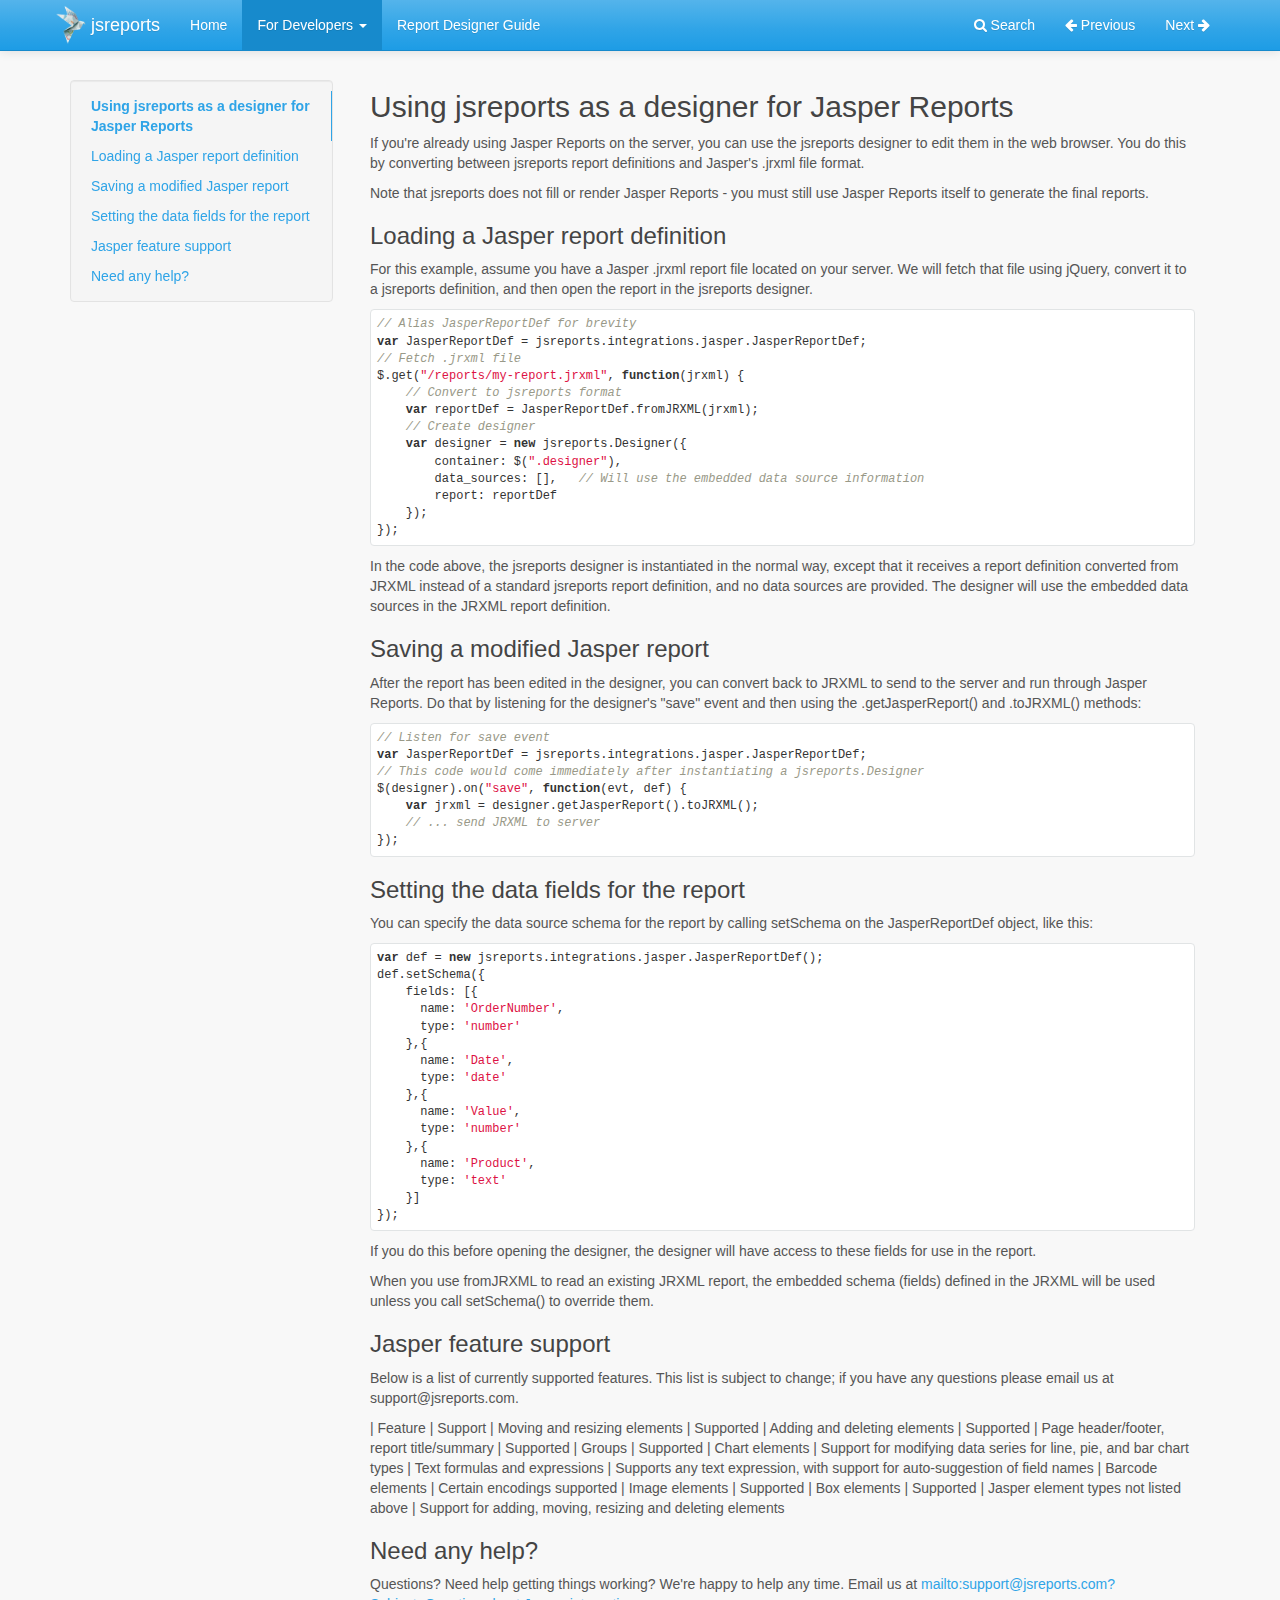
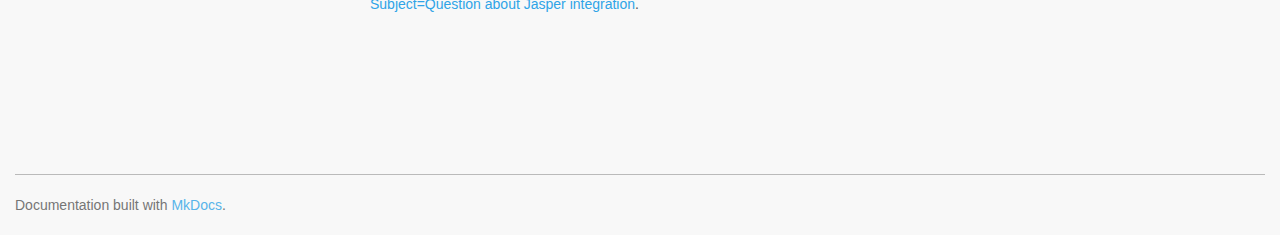
<file: src/main/resources/public/lib/jsreports/docs/designer-for-jasper-reports/index.html>
<!DOCTYPE html>
<html lang="en">
    <head>
        <meta charset="utf-8">
        <meta http-equiv="X-UA-Compatible" content="IE=edge">
        <meta name="viewport" content="width=device-width, initial-scale=1.0">
        
        
        
        <link rel="shortcut icon" href="../img/favicon.ico">

	<title>Integration: Jasper Reports - jsreports</title>

        <link href="../css/bootstrap-custom.min.css" rel="stylesheet">
        <link href="../css/font-awesome-4.5.0.css" rel="stylesheet">
        <link href="../css/base.css" rel="stylesheet">
        <link rel="stylesheet" href="../css/highlight.css">
        <link href="../jsreports-docs.css" rel="stylesheet">

        <!-- HTML5 shim and Respond.js IE8 support of HTML5 elements and media queries -->
        <!--[if lt IE 9]>
            <script src="https://oss.maxcdn.com/libs/html5shiv/3.7.0/html5shiv.js"></script>
            <script src="https://oss.maxcdn.com/libs/respond.js/1.3.0/respond.min.js"></script>
        <![endif]-->

        
    </head>

    <body>

        <div class="navbar navbar-default navbar-fixed-top" role="navigation">
    <div class="container">

        <!-- Collapsed navigation -->
        <div class="navbar-header">
            
            <!-- Expander button -->
            <button type="button" class="navbar-toggle" data-toggle="collapse" data-target=".navbar-collapse">
                <span class="sr-only">Toggle navigation</span>
                <span class="icon-bar"></span>
                <span class="icon-bar"></span>
                <span class="icon-bar"></span>
            </button>
            

            <!-- Main title -->
            <a class="navbar-brand" href="..">jsreports</a>
        </div>

        <!-- Expanded navigation -->
        <div class="navbar-collapse collapse">
            
                <!-- Main navigation -->
                <ul class="nav navbar-nav">
                
                
                    <li >
                        <a href="..">Home</a>
                    </li>
                
                
                
                    <li class="dropdown active">
                        <a href="#" class="dropdown-toggle" data-toggle="dropdown">For Developers <b class="caret"></b></a>
                        <ul class="dropdown-menu">
                        
                            
<li >
    <a href="../getting-started/">Getting Started</a>
</li>

                        
                            
<li >
    <a href="../dev/">Developer Guide</a>
</li>

                        
                            
<li >
    <a href="../examples/">Examples</a>
</li>

                        
                            
<li class="active">
    <a href="./">Integration: Jasper Reports</a>
</li>

                        
                            
<li >
    <a href="../api/">API Reference</a>
</li>

                        
                            
<li >
    <a href="../reportbuilder-api/">Report Builder API</a>
</li>

                        
                            
<li >
    <a href="../reportdef/">JSON Report Format</a>
</li>

                        
                            
<li >
    <a href="../changelog/">Change Log</a>
</li>

                        
                        </ul>
                    </li>
                
                
                
                    <li >
                        <a href="../designer/">Report Designer Guide</a>
                    </li>
                
                
                </ul>
            

            <ul class="nav navbar-nav navbar-right">
                <li>
                    <a href="#" data-toggle="modal" data-target="#mkdocs_search_modal">
                        <i class="fa fa-search"></i> Search
                    </a>
                </li>
                
                    <li >
                        <a rel="next" href="../examples/">
                            <i class="fa fa-arrow-left"></i> Previous
                        </a>
                    </li>
                    <li >
                        <a rel="prev" href="../api/">
                            Next <i class="fa fa-arrow-right"></i>
                        </a>
                    </li>
                
                
            </ul>
        </div>
    </div>
</div>

        <div class="container">
            
                <div class="col-md-3"><div class="bs-sidebar hidden-print affix well" role="complementary">
    <ul class="nav bs-sidenav">
    
        <li class="main active"><a href="#using-jsreports-as-a-designer-for-jasper-reports">Using jsreports as a designer for Jasper Reports</a></li>
        
            <li><a href="#loading-a-jasper-report-definition">Loading a Jasper report definition</a></li>
        
            <li><a href="#saving-a-modified-jasper-report">Saving a modified Jasper report</a></li>
        
            <li><a href="#setting-the-data-fields-for-the-report">Setting the data fields for the report</a></li>
        
            <li><a href="#jasper-feature-support">Jasper feature support</a></li>
        
            <li><a href="#need-any-help">Need any help?</a></li>
        
    
    </ul>
</div></div>
                <div class="col-md-9" role="main">

<h2 id="using-jsreports-as-a-designer-for-jasper-reports">Using jsreports as a designer for Jasper Reports</h2>
<p>If you're already using Jasper Reports on the server, you can use the jsreports designer to edit them in the web browser. You do this by converting between jsreports report definitions and Jasper's .jrxml file format.</p>
<p>Note that jsreports does not fill or render Jasper Reports - you must still use Jasper Reports itself to generate the final reports.</p>
<h3 id="loading-a-jasper-report-definition">Loading a Jasper report definition</h3>
<p>For this example, assume you have a Jasper .jrxml report file located on your server. We will fetch that file using jQuery, convert it to a jsreports definition, and then open the report in the jsreports designer.</p>
<pre><code class="javascript hljs">// Alias JasperReportDef for brevity
var JasperReportDef = jsreports.integrations.jasper.JasperReportDef;
// Fetch .jrxml file
$.get("/reports/my-report.jrxml", function(jrxml) {
    // Convert to jsreports format
    var reportDef = JasperReportDef.fromJRXML(jrxml);
    // Create designer
    var designer = new jsreports.Designer({
        container: $(".designer"),
        data_sources: [],   // Will use the embedded data source information
        report: reportDef
    });
});
</code></pre>

<p>In the code above, the jsreports designer is instantiated in the normal way, except that it receives a report definition converted from JRXML instead of a standard jsreports report definition, and no data sources are provided. The designer will use the embedded data sources in the JRXML report definition.</p>
<h3 id="saving-a-modified-jasper-report">Saving a modified Jasper report</h3>
<p>After the report has been edited in the designer, you can convert back to JRXML to send to the server and run through Jasper Reports. Do that by listening for the designer's "save" event and then using the .getJasperReport() and .toJRXML() methods:</p>
<pre><code class="javascript hljs">// Listen for save event
var JasperReportDef = jsreports.integrations.jasper.JasperReportDef;
// This code would come immediately after instantiating a jsreports.Designer
$(designer).on("save", function(evt, def) {
    var jrxml = designer.getJasperReport().toJRXML();
    // ... send JRXML to server
});
</code></pre>

<h3 id="setting-the-data-fields-for-the-report">Setting the data fields for the report</h3>
<p>You can specify the data source schema for the report by calling setSchema on the JasperReportDef object, like this:</p>
<pre><code class="javascript hljs">var def = new jsreports.integrations.jasper.JasperReportDef();
def.setSchema({
    fields: [{
      name: 'OrderNumber',
      type: 'number'
    },{
      name: 'Date',
      type: 'date'
    },{
      name: 'Value',
      type: 'number'
    },{
      name: 'Product',
      type: 'text'
    }]
});
</code></pre>

<p>If you do this before opening the designer, the designer will have access to these fields for use in the report.</p>
<p>When you use fromJRXML to read an existing JRXML report, the embedded schema (fields) defined in the JRXML will be used unless you call setSchema() to override them.</p>
<h3 id="jasper-feature-support">Jasper feature support</h3>
<p>Below is a list of currently supported features. This list is subject to change; if you have any questions please email us at support@jsreports.com.</p>
<p>| Feature | Support
| Moving and resizing elements    | Supported
| Adding and deleting elements    | Supported
| Page header/footer, report title/summary    | Supported
| Groups  | Supported
| Chart elements  | Support for modifying data series for line, pie, and bar chart types
| Text formulas and expressions   | Supports any text expression, with support for auto-suggestion of field names
| Barcode elements    | Certain encodings supported
| Image elements  | Supported
| Box elements    | Supported
| Jasper element types not listed above   | Support for adding, moving, resizing and deleting elements</p>
<h3 id="need-any-help">Need any help?</h3>
<p>Questions? Need help getting things working? We're happy to help any time. Email us at <a href="../support@jsreports.com">mailto:support@jsreports.com?Subject=Question about Jasper integration</a>.</p></div>
            
        </div>

        <footer class="col-md-12">
            <hr>
            
            <p>Documentation built with <a href="http://www.mkdocs.org/">MkDocs</a>.</p>
        </footer>

        <script src="../js/jquery-1.10.2.min.js"></script>
        <script src="../js/bootstrap-3.0.3.min.js"></script>
        <script src="../js/highlight.pack.js"></script>
        <script>var base_url = '..';</script>
        <script data-main="../mkdocs/js/search.js" src="../mkdocs/js/require.js"></script>
        <script src="../js/base.js"></script>
        <script src="../highlight.pack.js"></script>

        <div class="modal" id="mkdocs_search_modal" tabindex="-1" role="dialog" aria-labelledby="Search Modal" aria-hidden="true">
            <div class="modal-dialog">
                <div class="modal-content">
                    <div class="modal-header">
                        <button type="button" class="close" data-dismiss="modal"><span aria-hidden="true">&times;</span><span class="sr-only">Close</span></button>
                        <h4 class="modal-title" id="exampleModalLabel">Search</h4>
                    </div>
                    <div class="modal-body">
                        <p>
                            From here you can search these documents. Enter
                            your search terms below.
                        </p>
                        <form role="form">
                            <div class="form-group">
                                <input type="text" class="form-control" placeholder="Search..." id="mkdocs-search-query">
                            </div>
                        </form>
                        <div id="mkdocs-search-results"></div>
                    </div>
                    <div class="modal-footer">
                    </div>
                </div>
            </div>
        </div>

    </body>
<script src="//static.getclicky.com/js" type="text/javascript"></script>
<script type="text/javascript">try{ if (location.href.toLowerCase().indexOf('jsreports.com') > -1) { clicky.init(100739351); } } catch(e){}</script>
</html>
</file>
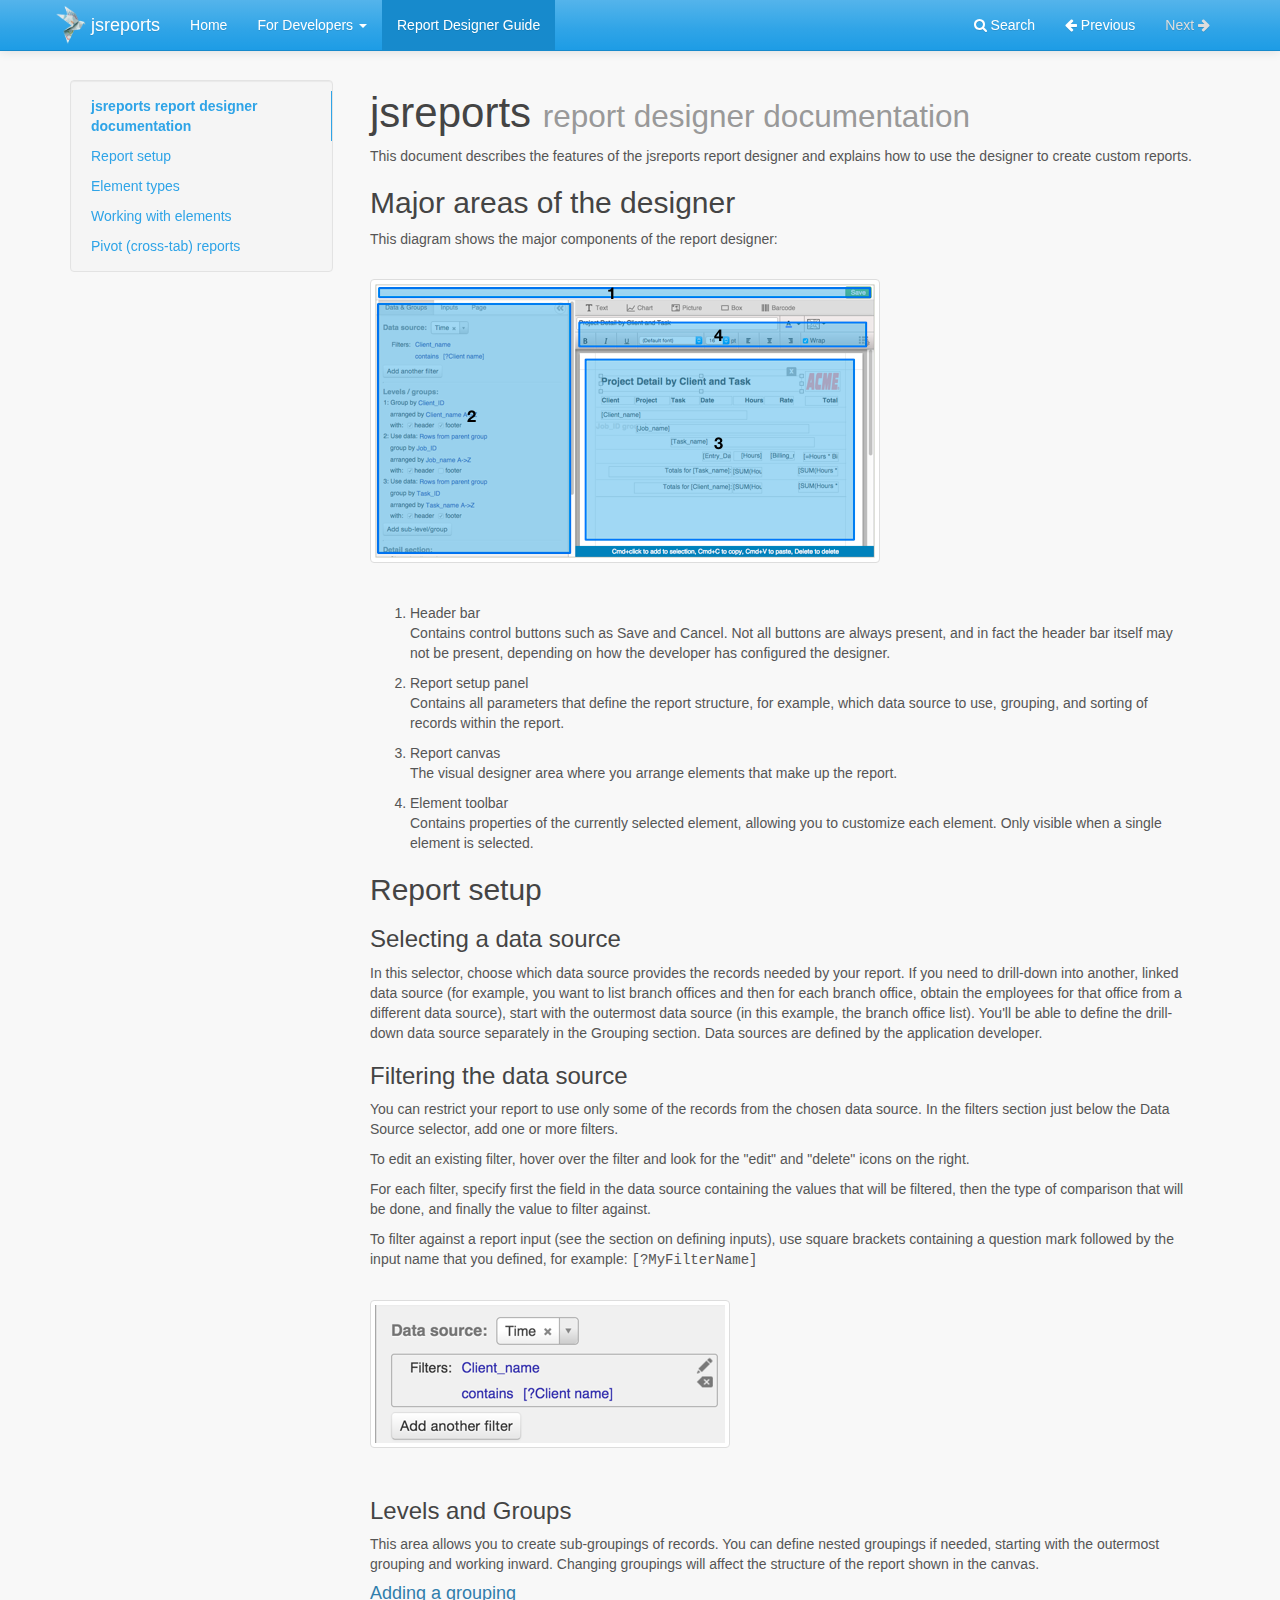
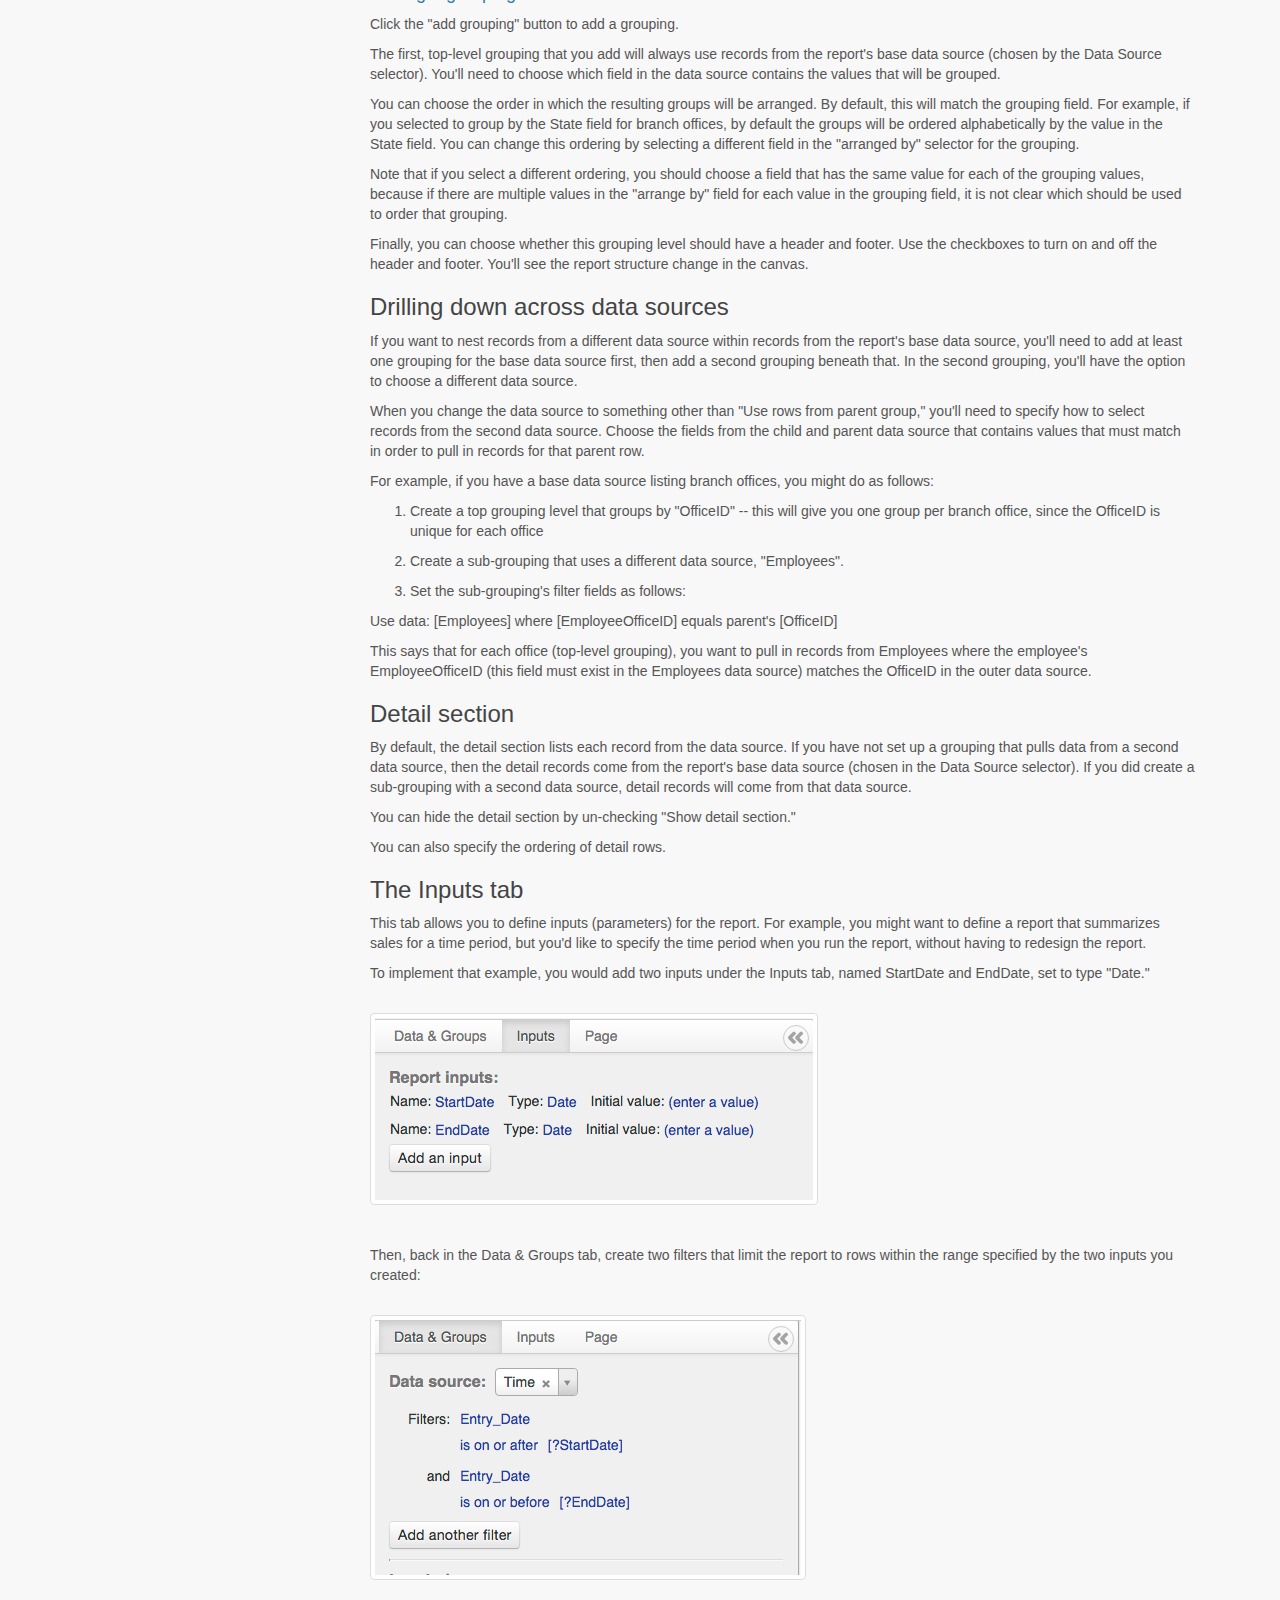
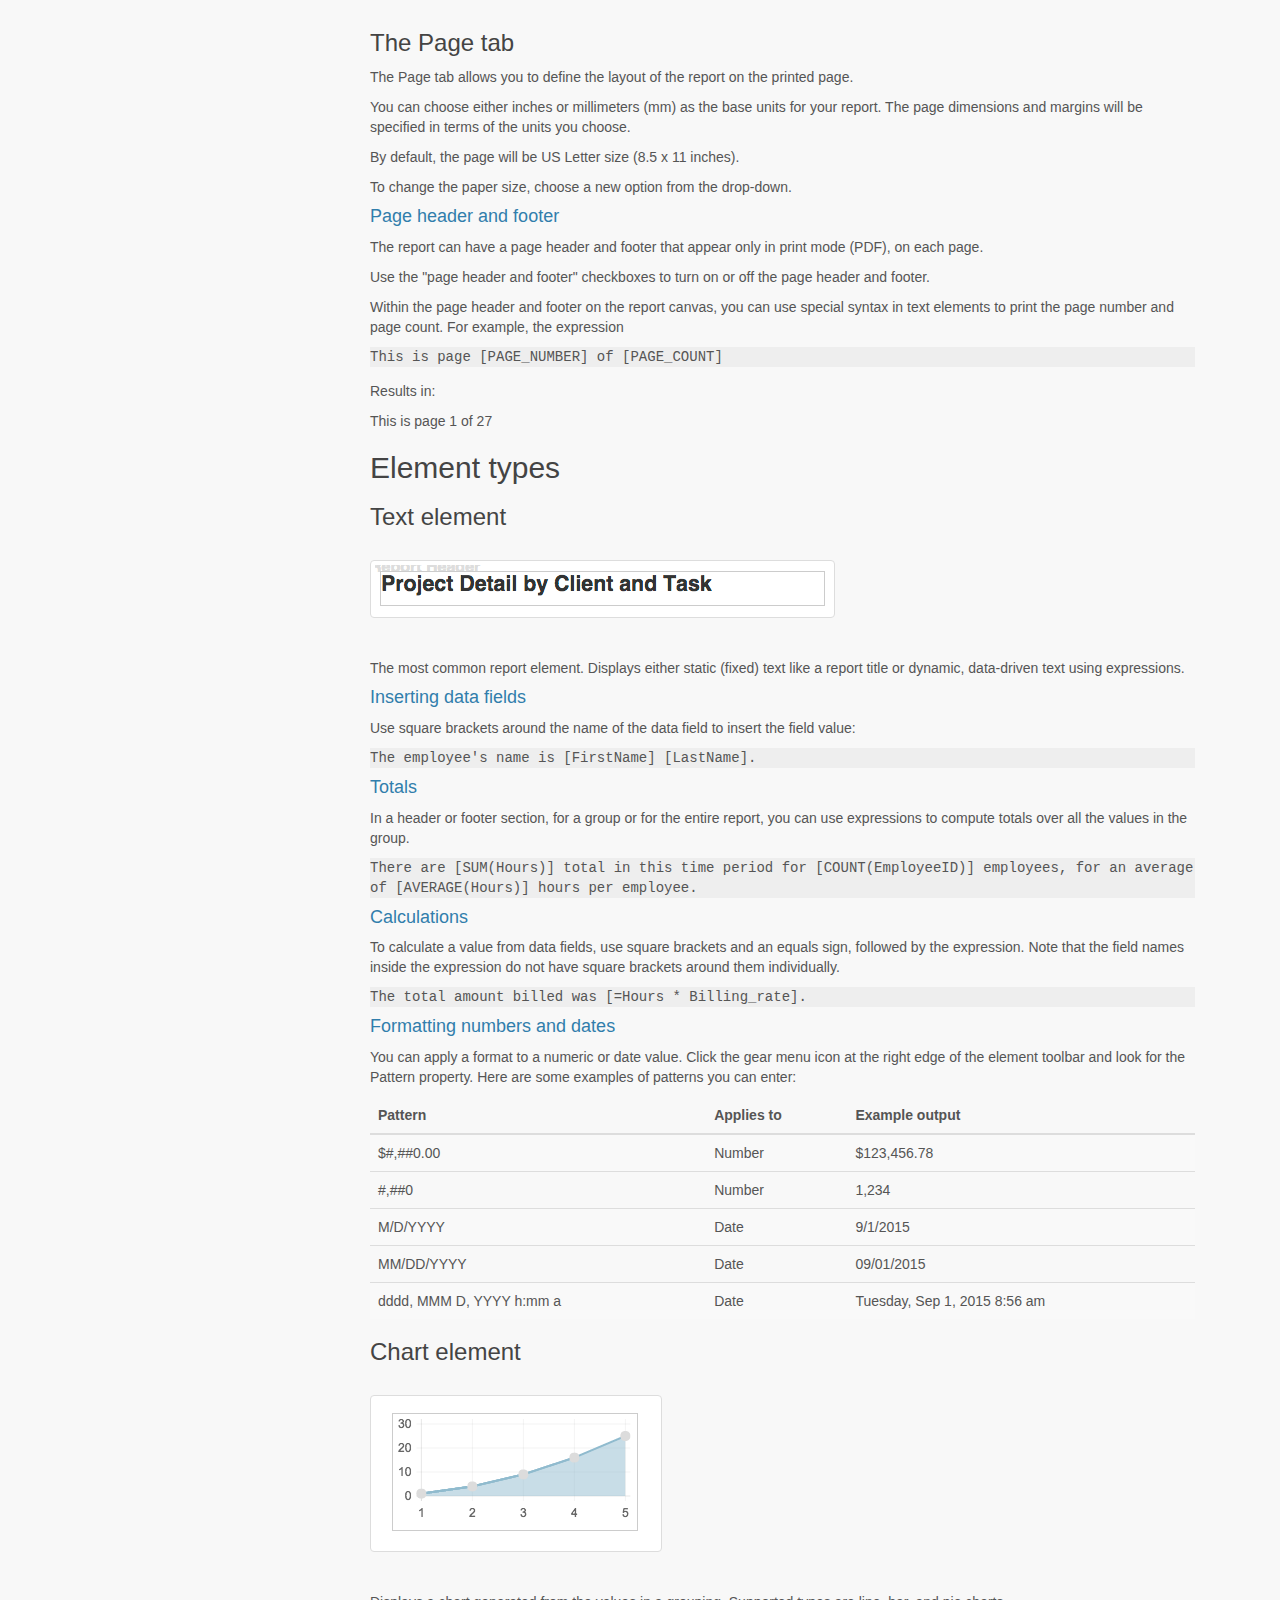
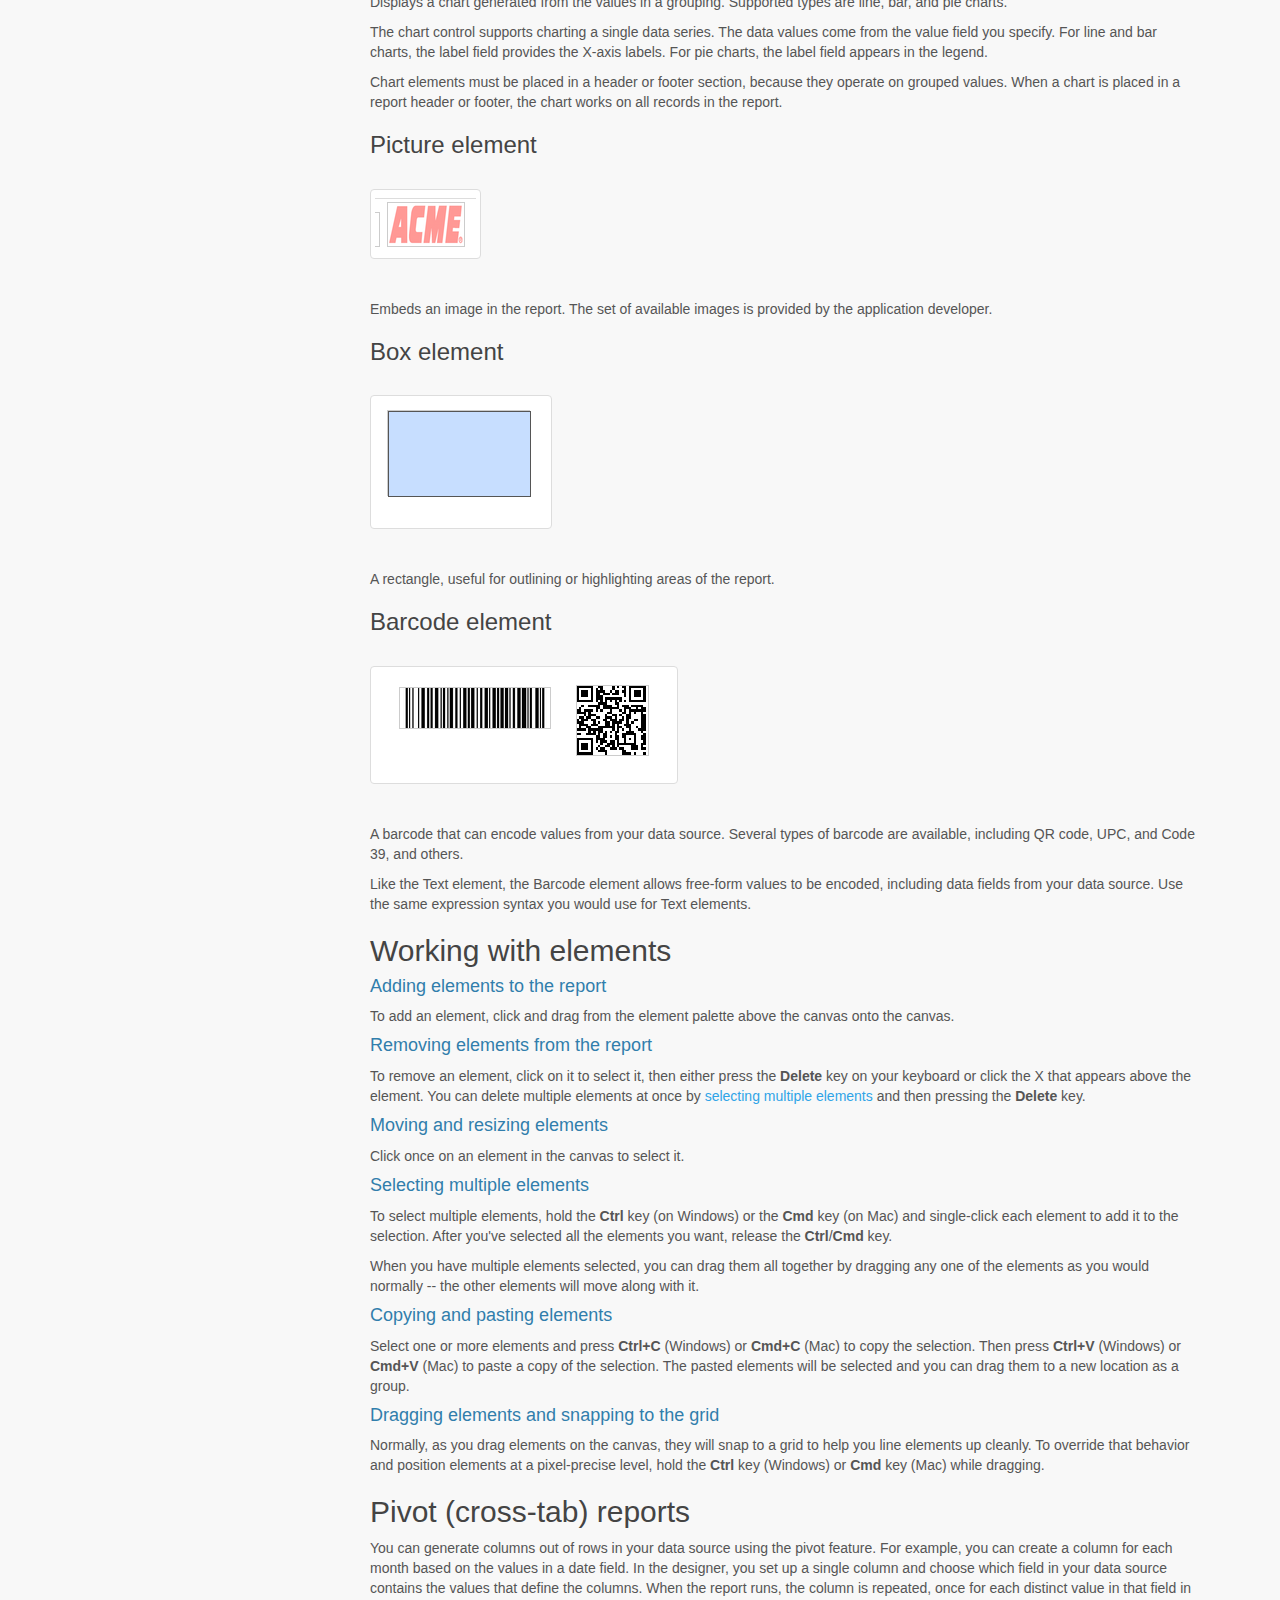
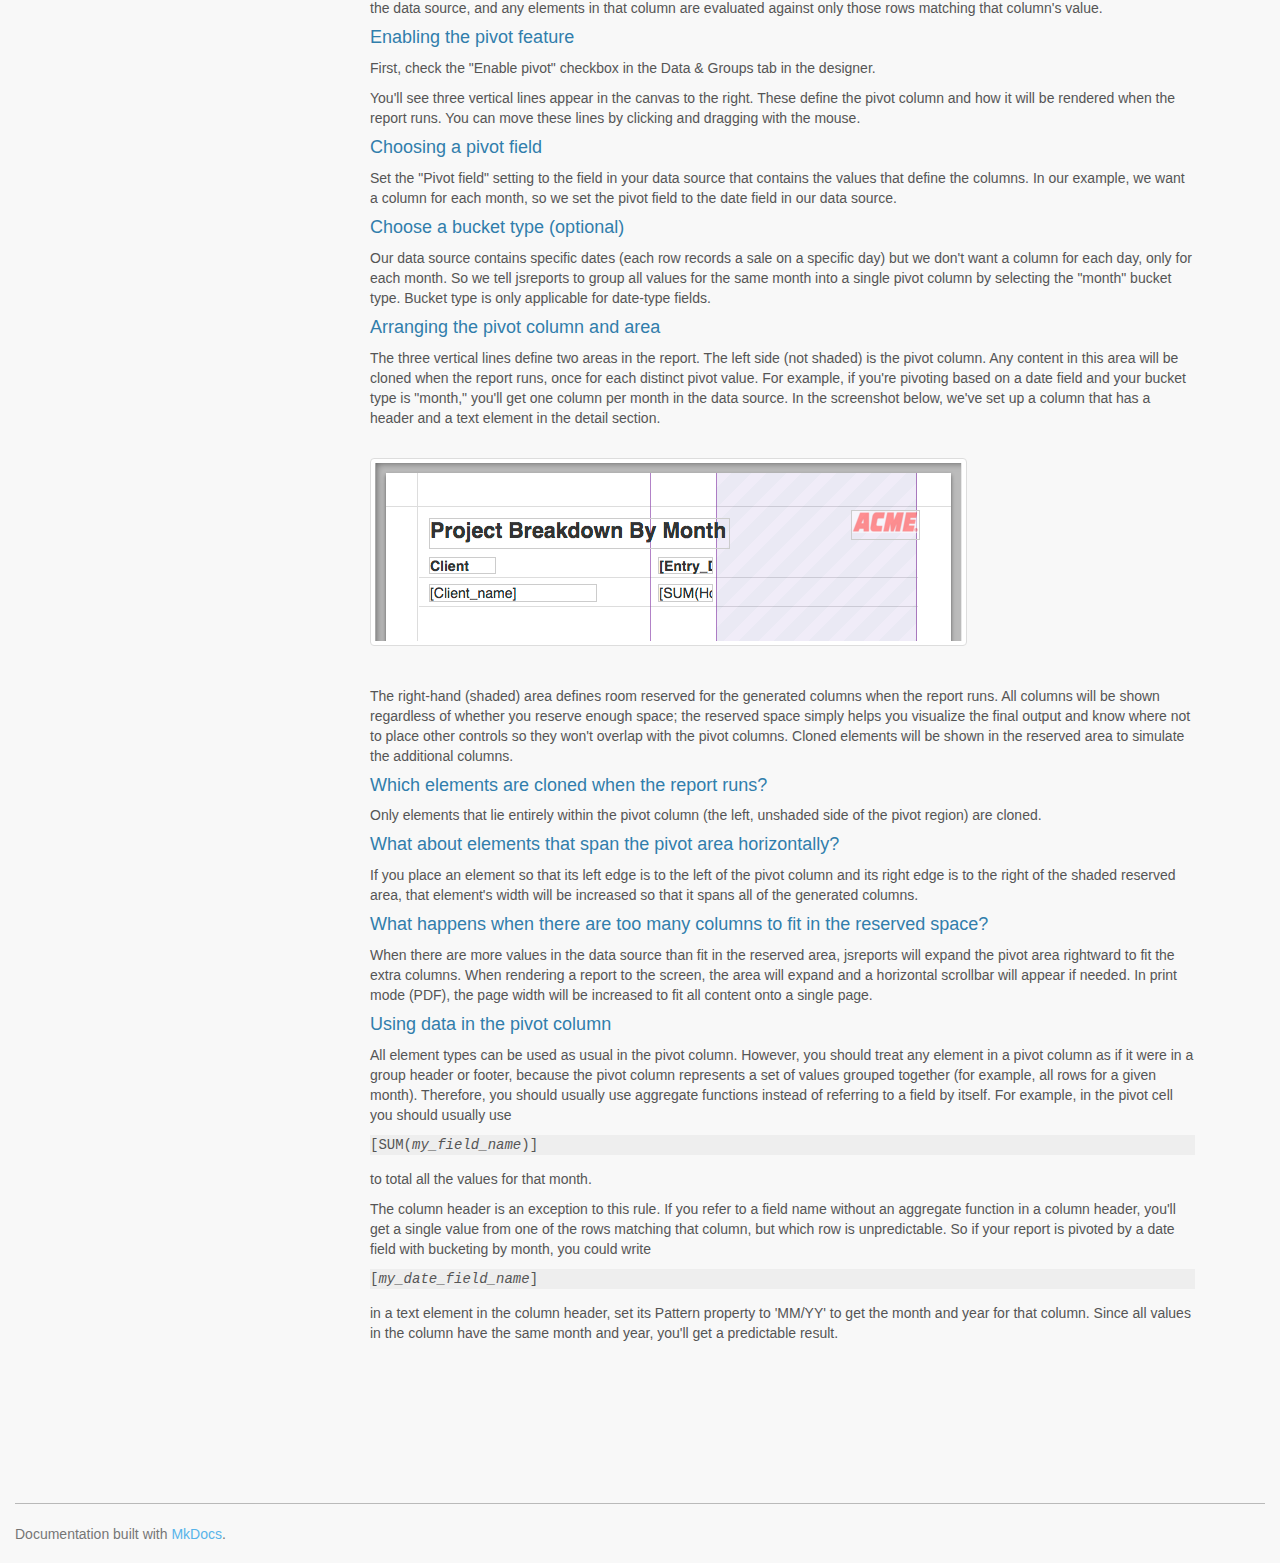
<file: src/main/resources/public/lib/jsreports/docs/designer/index.html>
<!DOCTYPE html>
<html lang="en">
    <head>
        <meta charset="utf-8">
        <meta http-equiv="X-UA-Compatible" content="IE=edge">
        <meta name="viewport" content="width=device-width, initial-scale=1.0">
        
        
        
        <link rel="shortcut icon" href="../img/favicon.ico">

	<title>Report Designer Guide - jsreports</title>

        <link href="../css/bootstrap-custom.min.css" rel="stylesheet">
        <link href="../css/font-awesome-4.5.0.css" rel="stylesheet">
        <link href="../css/base.css" rel="stylesheet">
        <link rel="stylesheet" href="../css/highlight.css">
        <link href="../jsreports-docs.css" rel="stylesheet">

        <!-- HTML5 shim and Respond.js IE8 support of HTML5 elements and media queries -->
        <!--[if lt IE 9]>
            <script src="https://oss.maxcdn.com/libs/html5shiv/3.7.0/html5shiv.js"></script>
            <script src="https://oss.maxcdn.com/libs/respond.js/1.3.0/respond.min.js"></script>
        <![endif]-->

        
    </head>

    <body>

        <div class="navbar navbar-default navbar-fixed-top" role="navigation">
    <div class="container">

        <!-- Collapsed navigation -->
        <div class="navbar-header">
            
            <!-- Expander button -->
            <button type="button" class="navbar-toggle" data-toggle="collapse" data-target=".navbar-collapse">
                <span class="sr-only">Toggle navigation</span>
                <span class="icon-bar"></span>
                <span class="icon-bar"></span>
                <span class="icon-bar"></span>
            </button>
            

            <!-- Main title -->
            <a class="navbar-brand" href="..">jsreports</a>
        </div>

        <!-- Expanded navigation -->
        <div class="navbar-collapse collapse">
            
                <!-- Main navigation -->
                <ul class="nav navbar-nav">
                
                
                    <li >
                        <a href="..">Home</a>
                    </li>
                
                
                
                    <li class="dropdown">
                        <a href="#" class="dropdown-toggle" data-toggle="dropdown">For Developers <b class="caret"></b></a>
                        <ul class="dropdown-menu">
                        
                            
<li >
    <a href="../getting-started/">Getting Started</a>
</li>

                        
                            
<li >
    <a href="../dev/">Developer Guide</a>
</li>

                        
                            
<li >
    <a href="../examples/">Examples</a>
</li>

                        
                            
<li >
    <a href="../designer-for-jasper-reports/">Integration: Jasper Reports</a>
</li>

                        
                            
<li >
    <a href="../api/">API Reference</a>
</li>

                        
                            
<li >
    <a href="../reportbuilder-api/">Report Builder API</a>
</li>

                        
                            
<li >
    <a href="../reportdef/">JSON Report Format</a>
</li>

                        
                            
<li >
    <a href="../changelog/">Change Log</a>
</li>

                        
                        </ul>
                    </li>
                
                
                
                    <li class="active">
                        <a href="./">Report Designer Guide</a>
                    </li>
                
                
                </ul>
            

            <ul class="nav navbar-nav navbar-right">
                <li>
                    <a href="#" data-toggle="modal" data-target="#mkdocs_search_modal">
                        <i class="fa fa-search"></i> Search
                    </a>
                </li>
                
                    <li >
                        <a rel="next" href="../changelog/">
                            <i class="fa fa-arrow-left"></i> Previous
                        </a>
                    </li>
                    <li class="disabled">
                        <a rel="prev" >
                            Next <i class="fa fa-arrow-right"></i>
                        </a>
                    </li>
                
                
            </ul>
        </div>
    </div>
</div>

        <div class="container">
            
                <div class="col-md-3"><div class="bs-sidebar hidden-print affix well" role="complementary">
    <ul class="nav bs-sidenav">
    
        <li class="main active"><a href="#jsreports-report-designer-documentation">jsreports report designer documentation</a></li>
        
            <li><a href="#report-setup">Report setup</a></li>
        
            <li><a href="#element-types">Element types</a></li>
        
            <li><a href="#working-with-elements">Working with elements</a></li>
        
            <li><a href="#pivot-cross-tab-reports">Pivot (cross-tab) reports</a></li>
        
    
    </ul>
</div></div>
                <div class="col-md-9" role="main">

<h1 id="jsreports-report-designer-documentation">jsreports <span style="color: #999; font-size: 75%; font-weight: normal;">report designer documentation</span></h1>
<p>This document describes the features of the jsreports report designer and explains how to use the designer to
create custom reports.</p>
<h2 id="major-areas-of-the-designer"><a name=""></a> Major areas of the designer</h2>
<p>This diagram shows the major components of the report designer:</p>
<p><img alt="Report designer areas" src="../images/report-designer-areas.png" /></p>
<ol>
<li>
<p>Header bar<br/>
Contains control buttons such as Save and Cancel.  Not all buttons are always present, and in fact the
header bar itself may not be present, depending on how the developer has configured the designer.</p>
</li>
<li>
<p>Report setup panel<br/>
Contains all parameters that define the report structure, for example, which data source to use, grouping,
and sorting of records within the report.</p>
</li>
<li>
<p>Report canvas<br/>
The visual designer area where you arrange elements that make up the report.</p>
</li>
<li>
<p>Element toolbar<br/>
Contains properties of the currently selected element, allowing you to customize each element.  Only visible
when a single element is selected.</p>
</li>
</ol>
<h2 id="report-setup">Report setup</h2>
<h3 id="selecting-a-data-source">Selecting a data source</h3>
<p>In this selector, choose which data source provides
the records needed by your report.  If you need to drill-down into another, linked data source (for example,
you want to list branch offices and then for each branch office, obtain the employees for that office from
a different data source), start with the outermost data source (in this example, the branch office list).
You'll be able to define the drill-down data source separately in the Grouping section.
Data sources are defined by the application developer.</p>
<h3 id="filtering-the-data-source">Filtering the data source</h3>
<p>You can restrict your report to use only some of the records from the chosen data source.  In the filters
section just below the Data Source selector, add one or more filters.</p>
<p>To edit an existing filter, hover over the filter and look for the "edit" and "delete" icons on the right.</p>
<p>For each filter, specify first the field in the data source containing the values that will be filtered,
then the type of comparison that will be done, and finally the value to filter against.</p>
<p>To filter against a report input (see the section on defining inputs), use square brackets containing a
question mark followed by the input name that you defined, for example: <span style="font-family: monospace">[?MyFilterName]</span></p>
<p><img alt="Creating a filter" src="../images/report-designer-filter.png" /></p>
<h3 id="levels-and-groups">Levels and Groups</h3>
<p>This area allows you to create sub-groupings of records.  You can define nested groupings if needed, 
starting with
the outermost grouping and working inward.  Changing groupings will affect the structure of the report
shown in the canvas.</p>
<h4 id="adding-a-grouping">Adding a grouping</h4>
<p>Click the "add grouping" button to add a grouping.</p>
<p>The first, top-level grouping that you add will always use records from the report's base data source (chosen
by the Data Source selector).  You'll need to choose which field in the data source contains the values that
will be grouped.</p>
<p>You can choose the order in which the resulting groups will be arranged.  By default, this will match the
grouping field.  For example, if you selected to group by the State field for branch offices, by default the
groups will be ordered alphabetically by the value in the State field.  You can change this ordering by
selecting a different field in the "arranged by" selector for the grouping.</p>
<p>Note that if you select a different ordering, you should choose a field that has the same value for
each of the grouping
values, because if there are multiple values in the "arrange by" field for each value in the grouping field,
it is not clear which should be used to order that grouping.</p>
<p>Finally, you can choose whether this grouping level should have a header and footer.  Use the checkboxes to
turn on and off the header and footer.  You'll see the report structure change in the canvas.</p>
<h3 id="drilling-down-across-data-sources">Drilling down across data sources</h3>
<p>If you want to nest records from a different data source within records from the report's base data source,
you'll need to add at least one grouping for the base data source first, then add a second grouping beneath
that.  In the second grouping, you'll have the option to choose a different data source.</p>
<p>When you change the data source to something other than "Use rows from parent group," you'll need to specify
how to select records from the second data source.  Choose the fields from the child and parent data source
that contains values that must match in order to pull in records for that parent row.</p>
<p>For example, if you have a base data source listing branch offices, you might do as follows:</p>
<ol>
<li>
<p>Create a top grouping level that groups by "OfficeID" -- this will give you one group per branch office, since the OfficeID is unique for each office</p>
</li>
<li>
<p>Create a sub-grouping that uses a different data source, "Employees".</p>
</li>
<li>
<p>Set the sub-grouping's filter fields as follows:</p>
</li>
</ol>
<p>Use data: [Employees] where [EmployeeOfficeID] equals parent's [OfficeID]</p>
<p>This says that for each office (top-level grouping), you want to pull in records from Employees where the employee's
EmployeeOfficeID (this field must exist in the Employees data source) matches the OfficeID in the outer
data source.</p>
<h3 id="detail-section">Detail section</h3>
<p>By default, the detail section lists each record from the data source.  If you have not set up a grouping that pulls
data from a second data source, then the detail records come from the report's base data source (chosen in the 
Data Source selector).  If you did create a sub-grouping with a second data source, detail records will come from
that data source.</p>
<p>You can hide the detail section by un-checking "Show detail section."</p>
<p>You can also specify the ordering of detail rows.</p>
<h3 id="the-inputs-tab">The Inputs tab</h3>
<p>This tab allows you to define inputs (parameters) for the report.  For example, you might want to define a
report that summarizes sales for a time period, but you'd like to specify the time period when you run the report,
without having to redesign the report.</p>
<p>To implement that example, you would add two inputs under the Inputs tab, named StartDate and EndDate, set to type "Date."</p>
<p><img alt="Creating inputs" src="../images/report-designer-inputs.png" /></p>
<p>Then, back in the Data &amp; Groups tab, create two filters that limit the report to rows within the range specified by the two inputs you created:</p>
<p><img alt="Filtering by date inputs" src="../images/report-designer-filter-by-date.png" /></p>
<h3 id="the-page-tab">The Page tab</h3>
<p>The Page tab allows you to define the layout of the report on the printed page.</p>
<p>You can choose either inches or millimeters (mm) as the base units for your report.  The page dimensions and
margins will be specified in terms of the units you choose.</p>
<p>By default, the page will be US Letter size (8.5 x 11 inches).</p>
<p>To change the paper size, choose a new option from the drop-down.</p>
<h4 id="page-header-and-footer">Page header and footer</h4>
<p>The report can have a page header and footer that appear only in print mode (PDF), on each page.</p>
<p>Use the "page header and footer" checkboxes to turn on or off the page header and footer.</p>
<p>Within the page header and footer on the report canvas, you can use special syntax in text elements to
print the page number and page count.  For example, the expression</p>
<div style="font-family: monospace; background: #eee; margin-bottom: 1em">This is page [PAGE_NUMBER] of [PAGE_COUNT]</div>

<p>Results in:</p>
<p>This is page 1 of 27</p>
<p></p>

<h2 id="element-types">Element types</h2>
<h3 id="text-element">Text element</h3>
<p><img alt="Text element" src="../images/report-designer-text-element.png" /></p>
<p>The most common report element.  Displays either static (fixed) text like a report title or dynamic, data-driven
text using expressions.</p>
<h4 id="inserting-data-fields">Inserting data fields</h4>
<p>Use square brackets around the name of the data field to insert the field value:</p>
<div style="font-family: monospace; background: #eee;">The employee's name is [FirstName] [LastName].</div>

<h4 id="totals">Totals</h4>
<p>In a header or footer section, for a group or for the entire report, you can use expressions to compute totals
over all the values in the group.</p>
<div style="font-family: monospace; background: #eee;">There are [SUM(Hours)] total in this time period for 
[COUNT(EmployeeID)] employees, for an average of [AVERAGE(Hours)] hours 
per employee.</div>

<h4 id="calculations">Calculations</h4>
<p>To calculate a value from data fields, use square brackets and an equals sign, followed by the expression.  Note that the field names inside the expression do not have square brackets around them individually.</p>
<div style="font-family: monospace; background: #eee;">The total amount billed was [=Hours * Billing_rate].</div>

<h4 id="formatting-numbers-and-dates">Formatting numbers and dates</h4>
<p>You can apply a format to a numeric or date value.  Click the gear menu icon at the right edge of the element
toolbar and look for the Pattern property.  Here are some examples of patterns you can enter:</p>
<table>
<thead>
<tr>
<th>Pattern</th>
<th>Applies to</th>
<th>Example output</th>
</tr>
</thead>
<tbody>
<tr>
<td>$#,##0.00</td>
<td>Number</td>
<td>$123,456.78</td>
</tr>
<tr>
<td>#,##0</td>
<td>Number</td>
<td>1,234</td>
</tr>
<tr>
<td>M/D/YYYY</td>
<td>Date</td>
<td>9/1/2015</td>
</tr>
<tr>
<td>MM/DD/YYYY</td>
<td>Date</td>
<td>09/01/2015</td>
</tr>
<tr>
<td>dddd, MMM D, YYYY h:mm a</td>
<td>Date</td>
<td>Tuesday, Sep 1, 2015 8:56 am</td>
</tr>
</tbody>
</table>
<h3 id="chart-element">Chart element</h3>
<p><img alt="Chart element" src="../images/report-designer-chart-element.png" /></p>
<p>Displays a chart generated from the values in a grouping.  Supported types are line, bar, and pie charts.</p>
<p>The chart control supports charting a single data series.  The data values come from the value field you specify.
For line and bar charts, the label field provides the X-axis labels.  For pie charts, the label field appears in
the legend.</p>
<p>Chart elements must be placed in a header or footer section, because they operate on grouped values.  When a chart
is placed in a report header or footer, the chart works on all records in the report.</p>
<h3 id="picture-element">Picture element</h3>
<p><img alt="Picture element" src="../images/report-designer-picture-element.png" /></p>
<p>Embeds an image in the report.  The set of available images is provided by the application developer.</p>
<h3 id="box-element">Box element</h3>
<p><img alt="Box element" src="../images/report-designer-box-element.png" /></p>
<p>A rectangle, useful for outlining or highlighting areas of the report.</p>
<h3 id="barcode-element">Barcode element</h3>
<p><img alt="Barcode element" src="../images/report-designer-barcode-element.png" /></p>
<p>A barcode that can encode values from your data source.  Several types of barcode are available, including QR code, UPC, and Code 39, and others.</p>
<p>Like the Text element, the Barcode element allows free-form values to be encoded, including data fields from your data source.  Use the same expression syntax you would use for Text elements.</p>
<h2 id="working-with-elements">Working with elements</h2>
<h4 id="adding-elements-to-the-report">Adding elements to the report</h4>
<p>To add an element, click and drag from the element palette above the canvas onto the canvas.</p>
<h4 id="removing-elements-from-the-report">Removing elements from the report</h4>
<p>To remove an element, click on it to select it, then either press the <strong>Delete</strong> key on your keyboard or click the
X that appears above the element.  You can delete multiple elements at once by <a href="#select-multiple-elements">selecting multiple elements</a> and then
pressing the <strong>Delete</strong> key.</p>
<h4 id="moving-and-resizing-elements">Moving and resizing elements</h4>
<p>Click once on an element in the canvas to select it.</p>
<p><a name="select-multiple-elements"></a></p>
<h4 id="selecting-multiple-elements">Selecting multiple elements</h4>
<p>To select multiple elements, hold the <strong>Ctrl</strong> key (on Windows) or the <strong>Cmd</strong> key (on Mac) and single-click each
element to add it to the selection.  After you've selected all the elements you want, release the <strong>Ctrl</strong>/<strong>Cmd</strong> key.</p>
<p>When you have multiple elements selected, you can drag them all together by dragging any one of the elements as you would normally -- the other elements will move along with it.</p>
<h4 id="copying-and-pasting-elements">Copying and pasting elements</h4>
<p>Select one or more elements and press <strong>Ctrl+C</strong> (Windows) or <strong>Cmd+C</strong> (Mac) to copy the selection.  Then press <strong>Ctrl+V</strong> (Windows) or <strong>Cmd+V</strong> (Mac) to paste a copy of the selection.  The pasted elements will be selected and you can drag them to a new location as a group.</p>
<h4 id="dragging-elements-and-snapping-to-the-grid">Dragging elements and snapping to the grid</h4>
<p>Normally, as you drag elements on the canvas, they will snap to a grid to help you line elements up cleanly.  To
override that behavior and position elements at a pixel-precise level, hold the <strong>Ctrl</strong> key (Windows) or <strong>Cmd</strong> key (Mac) while dragging.</p>
<h2 id="pivot-cross-tab-reports">Pivot (cross-tab) reports</h2>
<p>You can generate columns out of rows in your data source using the pivot feature.  For example, you can
create a column for each month based on the values in a date field.  In the designer, you set up a single
column and choose which field in your data source contains the values that define the columns.  When the
report runs, the column is repeated, once for each distinct value in that field in the data source, and
any elements in that column are evaluated against only those rows matching that column's value.</p>
<h4 id="enabling-the-pivot-feature">Enabling the pivot feature</h4>
<p>First, check the "Enable pivot" checkbox in the Data &amp; Groups tab in the designer.</p>
<p>You'll see three vertical lines appear in the canvas to the right.  These define the pivot column and how it
will be rendered when the report runs.  You can move these lines by clicking and dragging with the mouse.</p>
<h4 id="choosing-a-pivot-field">Choosing a pivot field</h4>
<p>Set the "Pivot field" setting to the field in your data source that contains the values that 
define the columns.  In our example, we want a column for each month, so we set the pivot field to the
date field in our data source.</p>
<h4 id="choose-a-bucket-type-optional">Choose a bucket type (optional)</h4>
<p>Our data source contains specific dates (each row records a sale on a specific day) but we don't want
a column for each day, only for each month.  So we tell jsreports to group all values for the same month
into a single pivot column by selecting the "month" bucket type.  Bucket type is only applicable for
date-type fields.</p>
<h4 id="arranging-the-pivot-column-and-area">Arranging the pivot column and area</h4>
<p>The three vertical lines define two areas in the report.  The left side (not shaded) is the pivot column.
Any content in this area will be cloned when the report runs, once for each distinct pivot value.  For example,
if you're pivoting based on a date field and your bucket type is "month," you'll get one column per month
in the data source.  In the screenshot below, we've set up a column that has a header and a text element in
the detail section.</p>
<p><img alt="Pivot areas" src="../images/report-designer-pivot.png" /></p>
<p>The right-hand (shaded) area defines room reserved for the generated columns when the report runs.  All
columns will be shown regardless of whether you reserve enough space; the reserved space simply helps you
visualize the final output and know where not to place other controls so they won't overlap with the pivot
columns.  Cloned elements will be shown in the reserved area to simulate the additional columns.</p>
<h4 id="which-elements-are-cloned-when-the-report-runs">Which elements are cloned when the report runs?</h4>
<p>Only elements that lie entirely within the pivot column (the left, unshaded side of the pivot region)
are cloned.</p>
<h4 id="what-about-elements-that-span-the-pivot-area-horizontally">What about elements that span the pivot area horizontally?</h4>
<p>If you place an element so that its left edge is to the left of the pivot column and its right edge is to the
right of the shaded reserved area, that element's width will be increased so that it spans all of the generated
columns.</p>
<h4 id="what-happens-when-there-are-too-many-columns-to-fit-in-the-reserved-space">What happens when there are too many columns to fit in the reserved space?</h4>
<p>When there are more values in the data source than fit in the reserved area, jsreports will expand the pivot
area rightward to fit the extra columns.  When rendering a report to the screen, the area will expand and a
horizontal scrollbar will appear if needed.  In print mode (PDF), the page width will be increased to fit
all content onto a single page.</p>
<h4 id="using-data-in-the-pivot-column">Using data in the pivot column</h4>
<p>All element types can be used as usual in the pivot column.  However, you should treat any element in a
pivot column as if it were in a group header or footer, because the pivot column represents a set of values
grouped together (for example, all rows for a given month).  Therefore, you should usually use aggregate
functions instead of referring to a field by itself.  For example, in the pivot cell you should usually use</p>
<div style="font-family: monospace; background: #eee; margin-bottom: 1em">[SUM(<i>my_field_name</i>)]</div>

<p>to total all the values for that month.  </p>
<p>The column header is an exception to this rule.  If you refer to a field name
without an aggregate function in a column header, you'll get a single value from one of the rows matching that column, but which row is unpredictable.  So if your report is pivoted by a date field with bucketing by month, you could write</p>
<div style="font-family: monospace; background: #eee; margin-bottom: 1em">[<i>my_date_field_name</i>]</div>

<p>in a text element in the column header, set its Pattern property to 'MM/YY' to get the month and year for
that column.  Since all values in the column have the same month and year, you'll get a predictable result.</p></div>
            
        </div>

        <footer class="col-md-12">
            <hr>
            
            <p>Documentation built with <a href="http://www.mkdocs.org/">MkDocs</a>.</p>
        </footer>

        <script src="../js/jquery-1.10.2.min.js"></script>
        <script src="../js/bootstrap-3.0.3.min.js"></script>
        <script src="../js/highlight.pack.js"></script>
        <script>var base_url = '..';</script>
        <script data-main="../mkdocs/js/search.js" src="../mkdocs/js/require.js"></script>
        <script src="../js/base.js"></script>
        <script src="../highlight.pack.js"></script>

        <div class="modal" id="mkdocs_search_modal" tabindex="-1" role="dialog" aria-labelledby="Search Modal" aria-hidden="true">
            <div class="modal-dialog">
                <div class="modal-content">
                    <div class="modal-header">
                        <button type="button" class="close" data-dismiss="modal"><span aria-hidden="true">&times;</span><span class="sr-only">Close</span></button>
                        <h4 class="modal-title" id="exampleModalLabel">Search</h4>
                    </div>
                    <div class="modal-body">
                        <p>
                            From here you can search these documents. Enter
                            your search terms below.
                        </p>
                        <form role="form">
                            <div class="form-group">
                                <input type="text" class="form-control" placeholder="Search..." id="mkdocs-search-query">
                            </div>
                        </form>
                        <div id="mkdocs-search-results"></div>
                    </div>
                    <div class="modal-footer">
                    </div>
                </div>
            </div>
        </div>

    </body>
<script src="//static.getclicky.com/js" type="text/javascript"></script>
<script type="text/javascript">try{ if (location.href.toLowerCase().indexOf('jsreports.com') > -1) { clicky.init(100739351); } } catch(e){}</script>
</html>
</file>
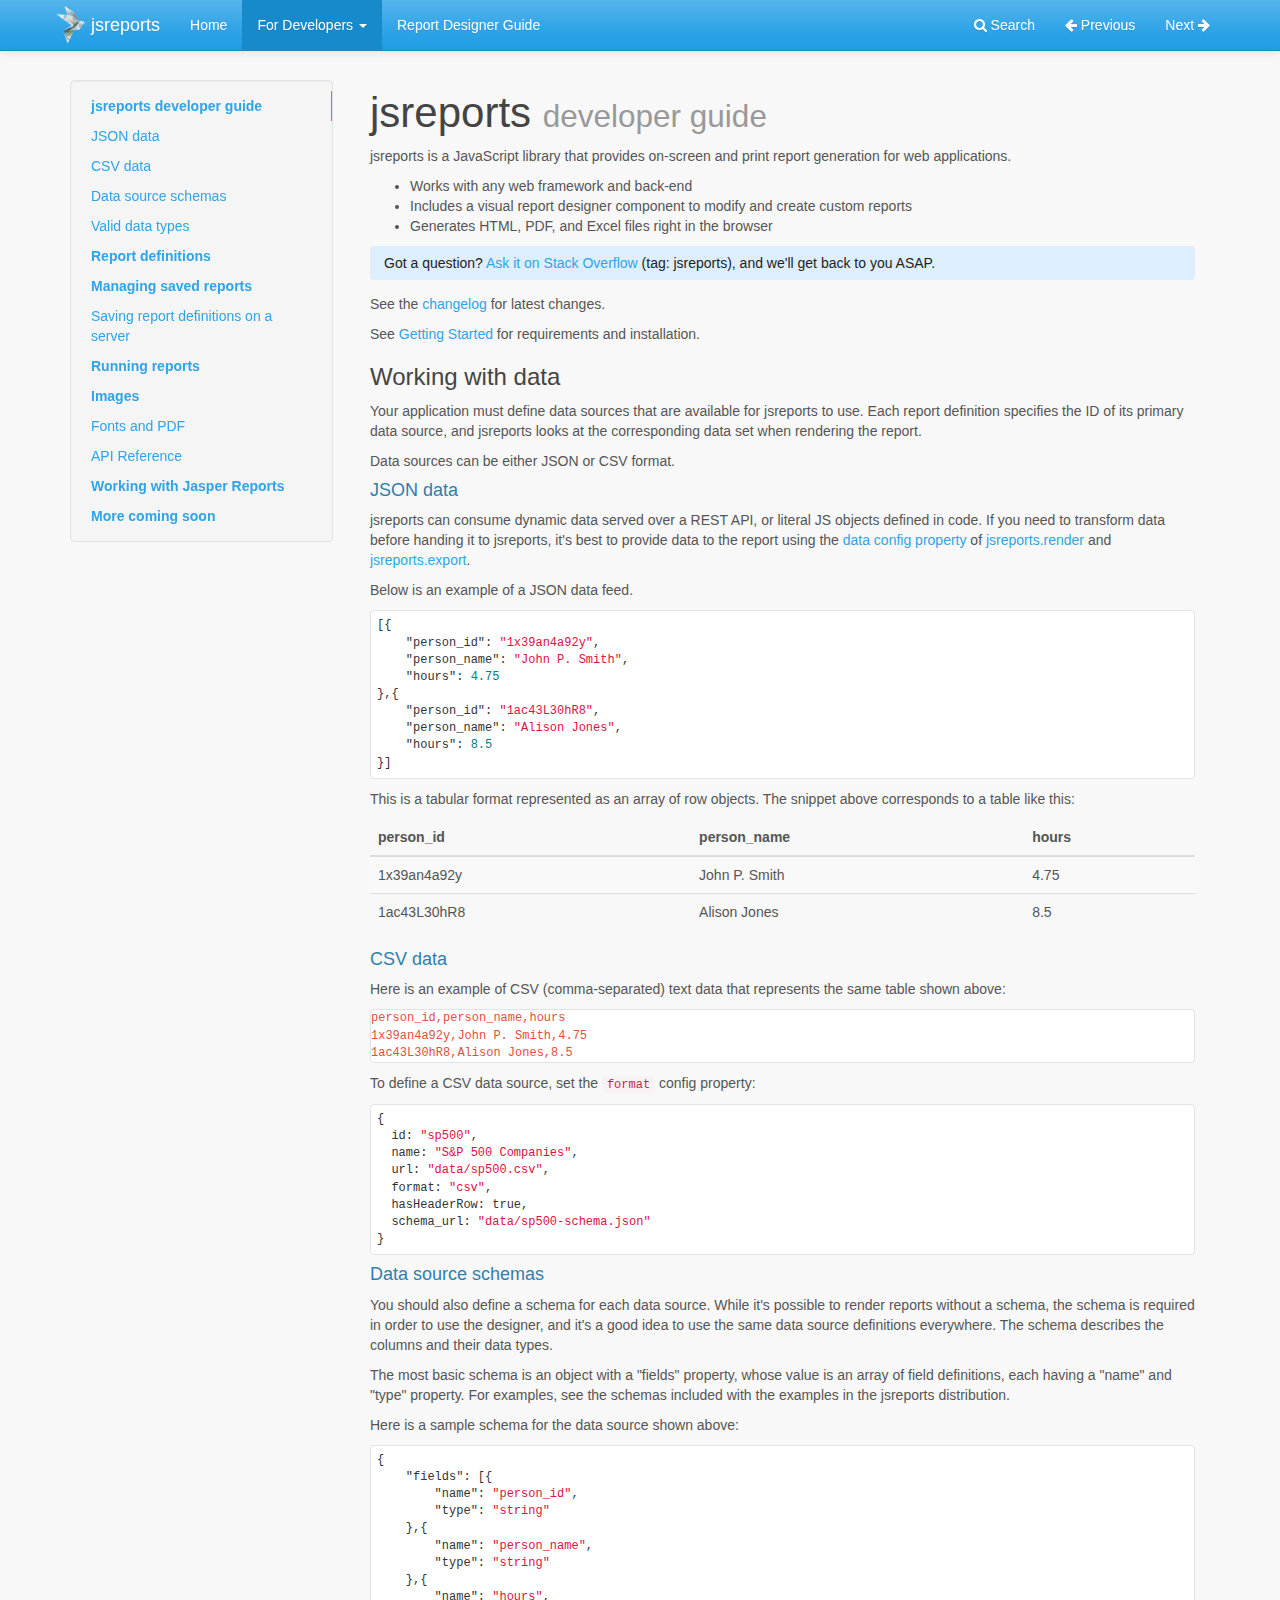
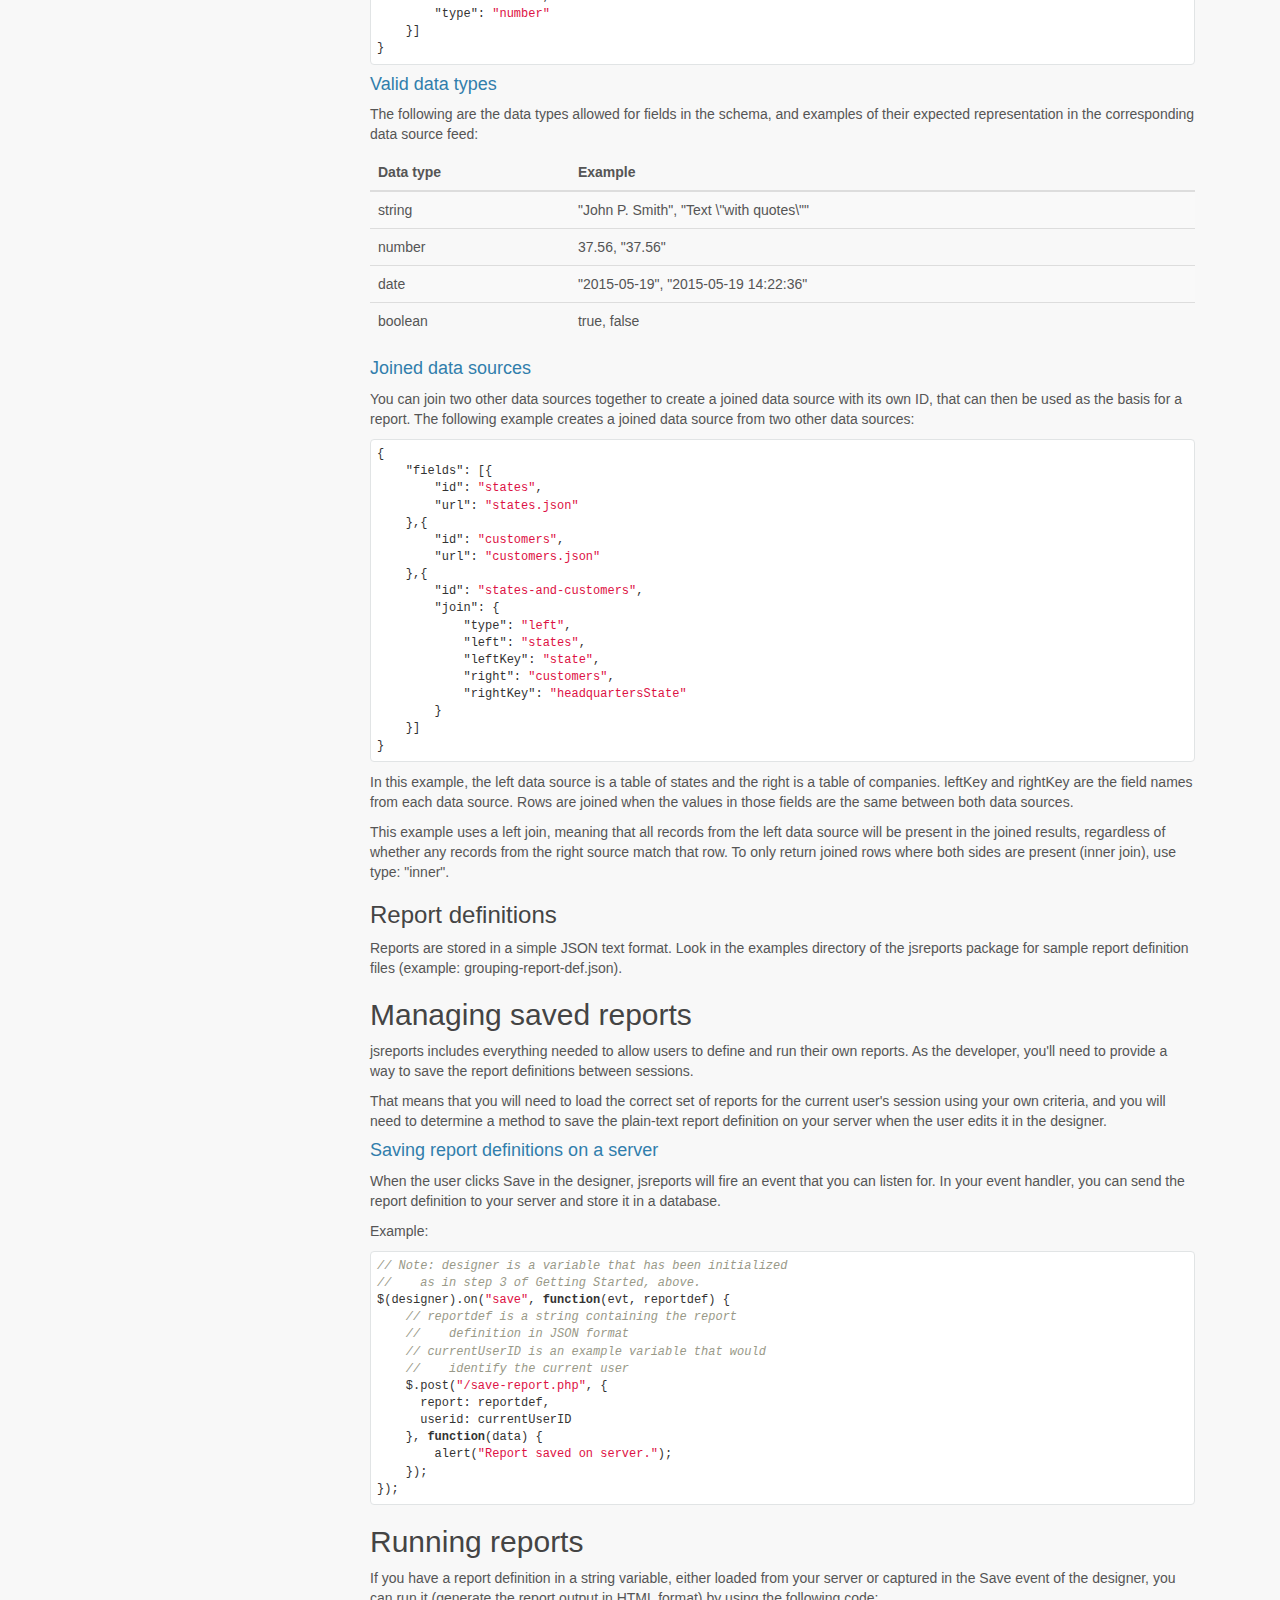
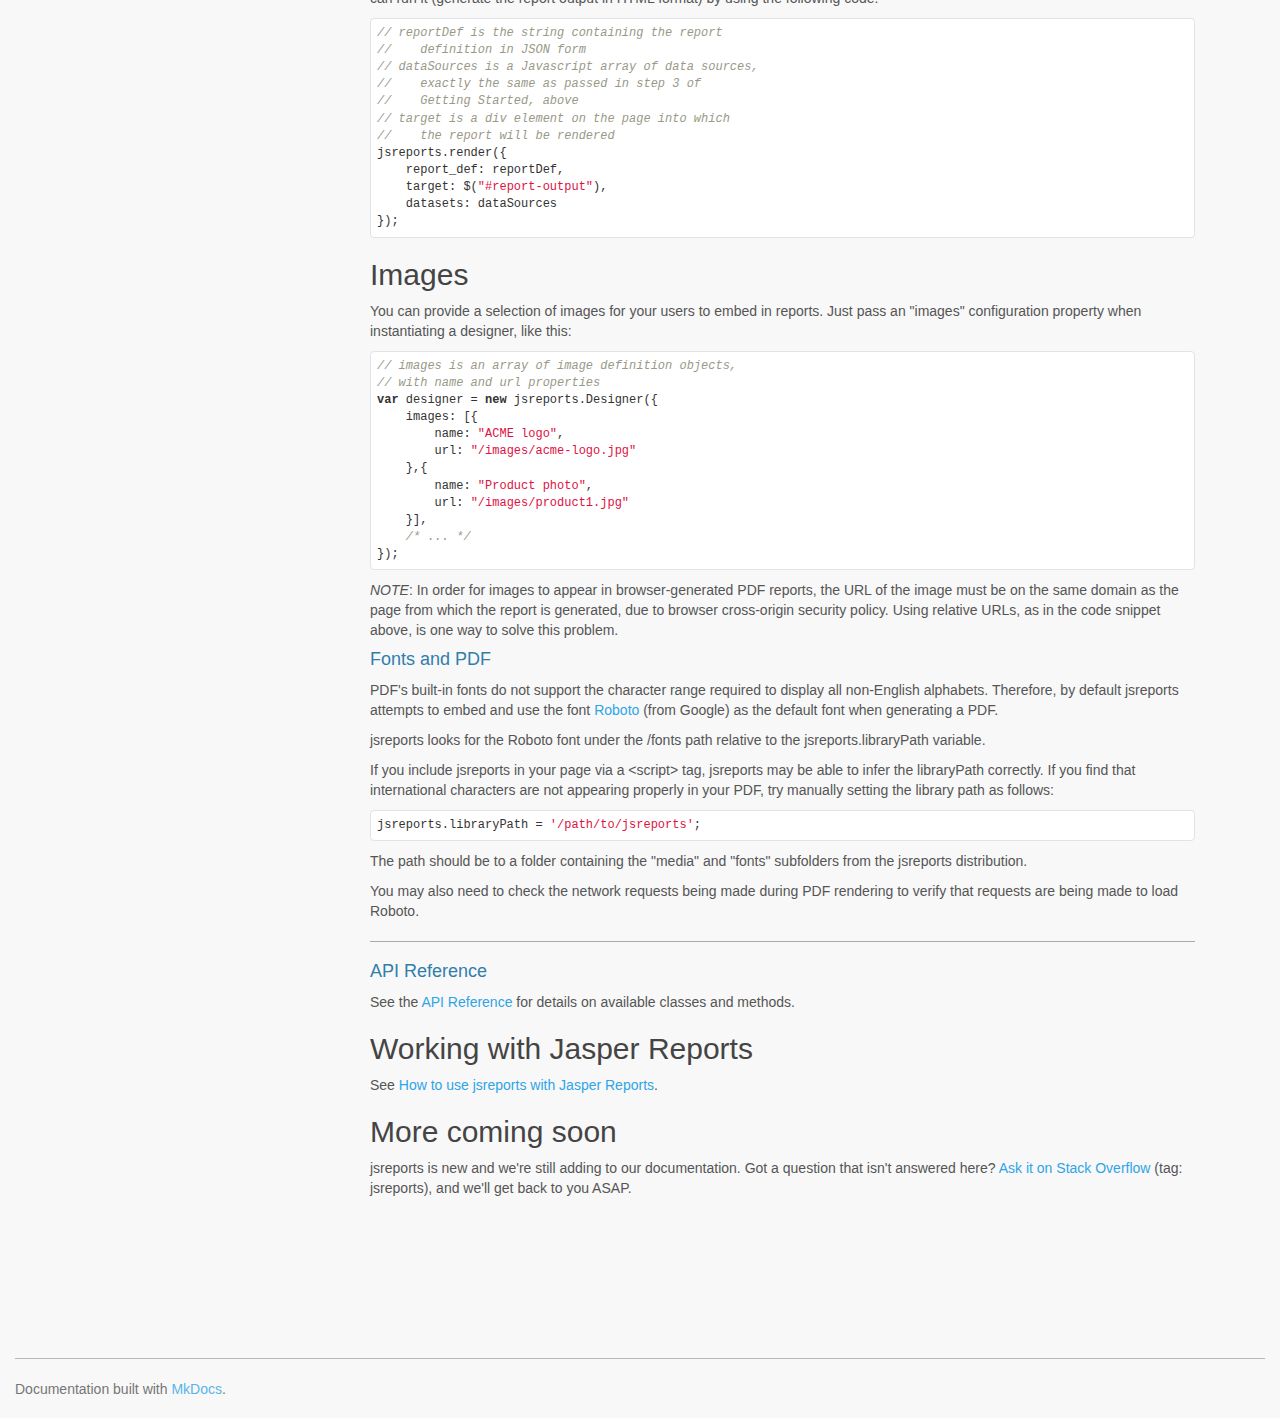
<file: src/main/resources/public/lib/jsreports/docs/dev/index.html>
<!DOCTYPE html>
<html lang="en">
    <head>
        <meta charset="utf-8">
        <meta http-equiv="X-UA-Compatible" content="IE=edge">
        <meta name="viewport" content="width=device-width, initial-scale=1.0">
        
        
        
        <link rel="shortcut icon" href="../img/favicon.ico">

	<title>Developer Guide - jsreports</title>

        <link href="../css/bootstrap-custom.min.css" rel="stylesheet">
        <link href="../css/font-awesome-4.5.0.css" rel="stylesheet">
        <link href="../css/base.css" rel="stylesheet">
        <link rel="stylesheet" href="../css/highlight.css">
        <link href="../jsreports-docs.css" rel="stylesheet">

        <!-- HTML5 shim and Respond.js IE8 support of HTML5 elements and media queries -->
        <!--[if lt IE 9]>
            <script src="https://oss.maxcdn.com/libs/html5shiv/3.7.0/html5shiv.js"></script>
            <script src="https://oss.maxcdn.com/libs/respond.js/1.3.0/respond.min.js"></script>
        <![endif]-->

        
    </head>

    <body>

        <div class="navbar navbar-default navbar-fixed-top" role="navigation">
    <div class="container">

        <!-- Collapsed navigation -->
        <div class="navbar-header">
            
            <!-- Expander button -->
            <button type="button" class="navbar-toggle" data-toggle="collapse" data-target=".navbar-collapse">
                <span class="sr-only">Toggle navigation</span>
                <span class="icon-bar"></span>
                <span class="icon-bar"></span>
                <span class="icon-bar"></span>
            </button>
            

            <!-- Main title -->
            <a class="navbar-brand" href="..">jsreports</a>
        </div>

        <!-- Expanded navigation -->
        <div class="navbar-collapse collapse">
            
                <!-- Main navigation -->
                <ul class="nav navbar-nav">
                
                
                    <li >
                        <a href="..">Home</a>
                    </li>
                
                
                
                    <li class="dropdown active">
                        <a href="#" class="dropdown-toggle" data-toggle="dropdown">For Developers <b class="caret"></b></a>
                        <ul class="dropdown-menu">
                        
                            
<li >
    <a href="../getting-started/">Getting Started</a>
</li>

                        
                            
<li class="active">
    <a href="./">Developer Guide</a>
</li>

                        
                            
<li >
    <a href="../examples/">Examples</a>
</li>

                        
                            
<li >
    <a href="../designer-for-jasper-reports/">Integration: Jasper Reports</a>
</li>

                        
                            
<li >
    <a href="../api/">API Reference</a>
</li>

                        
                            
<li >
    <a href="../reportbuilder-api/">Report Builder API</a>
</li>

                        
                            
<li >
    <a href="../reportdef/">JSON Report Format</a>
</li>

                        
                            
<li >
    <a href="../changelog/">Change Log</a>
</li>

                        
                        </ul>
                    </li>
                
                
                
                    <li >
                        <a href="../designer/">Report Designer Guide</a>
                    </li>
                
                
                </ul>
            

            <ul class="nav navbar-nav navbar-right">
                <li>
                    <a href="#" data-toggle="modal" data-target="#mkdocs_search_modal">
                        <i class="fa fa-search"></i> Search
                    </a>
                </li>
                
                    <li >
                        <a rel="next" href="../getting-started/">
                            <i class="fa fa-arrow-left"></i> Previous
                        </a>
                    </li>
                    <li >
                        <a rel="prev" href="../examples/">
                            Next <i class="fa fa-arrow-right"></i>
                        </a>
                    </li>
                
                
            </ul>
        </div>
    </div>
</div>

        <div class="container">
            
                <div class="col-md-3"><div class="bs-sidebar hidden-print affix well" role="complementary">
    <ul class="nav bs-sidenav">
    
        <li class="main active"><a href="#jsreports-developer-guide">jsreports developer guide</a></li>
        
            <li><a href="#json-data">JSON data</a></li>
        
            <li><a href="#csv-data">CSV data</a></li>
        
            <li><a href="#data-source-schemas">Data source schemas</a></li>
        
            <li><a href="#valid-data-types">Valid data types</a></li>
        
    
        <li class="main "><a href="#report-definitions">Report definitions</a></li>
        
    
        <li class="main "><a href="#managing-saved-reports">Managing saved reports</a></li>
        
            <li><a href="#saving-report-definitions-on-a-server">Saving report definitions on a server</a></li>
        
    
        <li class="main "><a href="#running-reports">Running reports</a></li>
        
    
        <li class="main "><a href="#images">Images</a></li>
        
            <li><a href="#fonts-and-pdf">Fonts and PDF</a></li>
        
            <li><a href="#api-reference">API Reference</a></li>
        
    
        <li class="main "><a href="#working-with-jasper-reports">Working with Jasper Reports</a></li>
        
    
        <li class="main "><a href="#more-coming-soon">More coming soon</a></li>
        
    
    </ul>
</div></div>
                <div class="col-md-9" role="main">

<h1 id="jsreports-developer-guide">jsreports <span style="color: #999; font-size: 75%; font-weight: normal;">developer guide</span></h1>
<p>jsreports is a JavaScript library that provides on-screen and print report generation for web applications.</p>
<ul>
<li>Works with any web framework and back-end</li>
<li>Includes a visual report designer component to modify and create custom reports</li>
<li>Generates HTML, PDF, and Excel files right in the browser </li>
</ul>
<div style="background: #def;color: #222; margin-bottom: 1em; border-radius: 3px; padding: 0.5em 1em;">
    Got a question?  <a href="http://stackoverflow.com/questions/ask?tags=jsreports">Ask it on Stack Overflow</a> (tag: jsreports), and we'll get back to you ASAP.
</div>

<p>See the <a href="../changelog">changelog</a> for latest changes.</p>
<p>See <a href="../getting-started">Getting Started</a> for requirements and installation.</p>
<h3 id="working-with-data"><a name="working-with-data"></a> Working with data</h3>
<p>Your application must define data sources that are available for jsreports to use.  Each report definition specifies the ID of its primary data source, and jsreports looks at the corresponding data set when rendering the report.</p>
<p>Data sources can be either JSON or CSV format.</p>
<h4 id="json-data">JSON data</h4>
<p>jsreports can consume dynamic data served over a REST API, or literal JS objects defined in code.  If you need to transform data before handing it to jsreports, it's best to provide data to the report using the <a href="">data config property</a> of <a href="">jsreports.render</a> and <a href="">jsreports.export</a>.</p>
<p>Below is an example of a JSON data feed.</p>
<pre><code class="json">[{
    "person_id": "1x39an4a92y",
    "person_name": "John P. Smith",
    "hours": 4.75
},{
    "person_id": "1ac43L30hR8",
    "person_name": "Alison Jones",
    "hours": 8.5
}]
</code></pre>

<p>This is a tabular format represented as an array of row objects.  The snippet above
corresponds to a table like this:</p>
<table>
<thead>
<tr>
<th>person_id</th>
<th>person_name</th>
<th>hours</th>
</tr>
</thead>
<tbody>
<tr>
<td>1x39an4a92y</td>
<td>John P. Smith</td>
<td>4.75</td>
</tr>
<tr>
<td>1ac43L30hR8</td>
<td>Alison Jones</td>
<td>8.5</td>
</tr>
</tbody>
</table>
<h4 id="csv-data">CSV data</h4>
<p>Here is an example of CSV (comma-separated) text data that represents the same table shown above:</p>
<pre><code class="text">person_id,person_name,hours
1x39an4a92y,John P. Smith,4.75
1ac43L30hR8,Alison Jones,8.5
</code></pre>

<p>To define a CSV data source, set the <code>format</code>
config property:</p>
<pre><code class="javascript">{
  id: "sp500",
  name: "S&P 500 Companies",
  url: "data/sp500.csv",
  format: "csv",
  hasHeaderRow: true,
  schema_url: "data/sp500-schema.json"
}</code></pre>

<h4 id="data-source-schemas">Data source schemas</h4>
<p>You should also define a schema for each data source.  While it's possible to render
reports without a schema, the schema is required in order to use the designer, and it's
a good idea to use the same data source definitions everywhere.
The schema describes the columns and their data types.  </p>
<p>The most basic schema is an object with a "fields" property, whose value is an array
of field definitions, each having a "name" and "type" property.  For examples, see the 
schemas included with the examples in the jsreports distribution.</p>
<p>Here is a sample schema for the data source shown above:</p>
<pre><code class="json">{
    "fields": [{
        "name": "person_id",
        "type": "string"
    },{
        "name": "person_name",
        "type": "string"
    },{
        "name": "hours",
        "type": "number"
    }]
}
</code></pre>

<h4 id="valid-data-types">Valid data types</h4>
<p>The following are the data types allowed for fields in the schema, and examples of their
expected representation in the corresponding data source feed:</p>
<table>
<thead>
<tr>
<th>Data type</th>
<th>Example</th>
</tr>
</thead>
<tbody>
<tr>
<td>string</td>
<td>"John P. Smith", "Text \"with quotes\""</td>
</tr>
<tr>
<td>number</td>
<td>37.56, "37.56"</td>
</tr>
<tr>
<td>date</td>
<td>"2015-05-19", "2015-05-19 14:22:36"</td>
</tr>
<tr>
<td>boolean</td>
<td>true, false</td>
</tr>
</tbody>
</table>
<h4 id="joined-data-sources"><a name="joins"></a> Joined data sources</h4>
<p>You can join two other data sources together to create a joined data source with its own ID,
that can then be used as the basis for a report.  The following example creates a joined
data source from two other data sources:</p>
<pre><code class="json">{
    "fields": [{
        "id": "states",
        "url": "states.json"
    },{
        "id": "customers",
        "url": "customers.json"
    },{
        "id": "states-and-customers",
        "join": {
            "type": "left",
            "left": "states",
            "leftKey": "state",
            "right": "customers",
            "rightKey": "headquartersState"
        }
    }]
}
</code></pre>

<p>In this example, the left data source is a table of states and the right is a table of
companies.  leftKey and rightKey are the field names from each data source.  Rows are joined
when the values in those fields are the same between both data sources.</p>
<p>This example uses a left join, meaning that all records from the left data source will be
present in the joined results, regardless of whether any records from the right source match that row.
To only return joined rows where both sides are present (inner join), use type: "inner".</p>
<h3 id="report-definitions">Report definitions</h3>
<p>Reports are stored in a simple JSON text format.  Look in the examples directory of the
jsreports package for sample report definition files (example: grouping-report-def.json).</p>
<h2 id="managing-saved-reports">Managing saved reports</h2>
<p>jsreports includes everything needed to allow users to define and run their
own reports.  As the developer, you'll need to provide a way to save the report
definitions between sessions.</p>
<p>That means that you will need to load the correct set of reports for the current user's session
using your own criteria, and you will need to determine a method to save the plain-text report
definition on your server when the user edits it in the designer.</p>
<h4 id="saving-report-definitions-on-a-server">Saving report definitions on a server</h4>
<p>When the user clicks Save in the designer, jsreports will fire an event that you can listen for.
In your event handler, you can send the report definition to your server and store it in a database.</p>
<p>Example:
<pre><code class="javascript">// Note: designer is a variable that has been initialized 
//    as in step 3 of Getting Started, above.
$(designer).on("save", function(evt, reportdef) {
    // reportdef is a string containing the report 
    //    definition in JSON format
    // currentUserID is an example variable that would 
    //    identify the current user
    $.post("/save-report.php", { 
      report: reportdef, 
      userid: currentUserID 
    }, function(data) {
        alert("Report saved on server.");
    });
});
</code></pre></p>
<h2 id="running-reports">Running reports</h2>
<p>If you have a report definition in a string variable, either loaded from your server or captured in the
Save event of the designer, you can run it (generate the report output in HTML format) by using the
following code:</p>
<pre><code class="javascript">// reportDef is the string containing the report 
//    definition in JSON form
// dataSources is a Javascript array of data sources, 
//    exactly the same as passed in step 3 of 
//    Getting Started, above
// target is a div element on the page into which 
//    the report will be rendered
jsreports.render({
    report_def: reportDef,
    target: $("#report-output"),
    datasets: dataSources
});
</code></pre>

<h2 id="images">Images</h2>
<p>You can provide a selection of images for your users to embed in reports.  Just pass an "images" configuration
property when instantiating a designer, like this:</p>
<pre><code class="javascript">// images is an array of image definition objects, 
// with name and url properties
var designer = new jsreports.Designer({
    images: [{
        name: "ACME logo",
        url: "/images/acme-logo.jpg"
    },{
        name: "Product photo",
        url: "/images/product1.jpg"
    }],
    /* ... */
});
</code></pre>

<p><em>NOTE</em>: In order for images to appear in browser-generated PDF reports, the URL of the image must be on the same
domain as the page from which the report is generated, due to browser cross-origin security policy.  Using relative
URLs, as in the code snippet above, is one way to solve this problem.</p>
<h4 id="fonts-and-pdf">Fonts and PDF</h4>
<p>PDF's built-in fonts do not support the character range required to display all non-English alphabets.  Therefore,
by default jsreports attempts to embed and use the font <a href="https://www.google.com/fonts/specimen/Roboto">Roboto</a> 
(from Google) as the default font when generating a PDF.</p>
<p>jsreports looks for the Roboto font under the /fonts path relative to the jsreports.libraryPath variable.</p>
<p>If you include jsreports in your page via a &lt;script&gt; tag, jsreports may be able to infer the libraryPath correctly.
If you find that international characters are not appearing properly in your PDF, try manually setting the library path
as follows:</p>
<pre><code class="javascript">jsreports.libraryPath = '/path/to/jsreports';
</code></pre>

<p>The path should be to a folder containing the "media" and "fonts" subfolders from the jsreports distribution.</p>
<p>You may also need to check the network requests being made during PDF rendering to verify that requests are being made 
to load Roboto.</p>
<hr />

<h4 id="api-reference">API Reference</h4>
<p>See the <a href="../api">API Reference</a> for details on available classes and methods.</p>
<h2 id="working-with-jasper-reports">Working with Jasper Reports</h2>
<p>See <a href="../designer-for-jasper-reports">How to use jsreports with Jasper Reports</a>.</p>
<h2 id="more-coming-soon">More coming soon</h2>
<p>jsreports is new and we're still adding to our documentation.  Got a question that isn't answered here?  <a href="http://stackoverflow.com/questions/ask?tags=jsreports">Ask it on Stack Overflow</a> (tag: jsreports), and we'll get back to you ASAP.</p></div>
            
        </div>

        <footer class="col-md-12">
            <hr>
            
            <p>Documentation built with <a href="http://www.mkdocs.org/">MkDocs</a>.</p>
        </footer>

        <script src="../js/jquery-1.10.2.min.js"></script>
        <script src="../js/bootstrap-3.0.3.min.js"></script>
        <script src="../js/highlight.pack.js"></script>
        <script>var base_url = '..';</script>
        <script data-main="../mkdocs/js/search.js" src="../mkdocs/js/require.js"></script>
        <script src="../js/base.js"></script>
        <script src="../highlight.pack.js"></script>

        <div class="modal" id="mkdocs_search_modal" tabindex="-1" role="dialog" aria-labelledby="Search Modal" aria-hidden="true">
            <div class="modal-dialog">
                <div class="modal-content">
                    <div class="modal-header">
                        <button type="button" class="close" data-dismiss="modal"><span aria-hidden="true">&times;</span><span class="sr-only">Close</span></button>
                        <h4 class="modal-title" id="exampleModalLabel">Search</h4>
                    </div>
                    <div class="modal-body">
                        <p>
                            From here you can search these documents. Enter
                            your search terms below.
                        </p>
                        <form role="form">
                            <div class="form-group">
                                <input type="text" class="form-control" placeholder="Search..." id="mkdocs-search-query">
                            </div>
                        </form>
                        <div id="mkdocs-search-results"></div>
                    </div>
                    <div class="modal-footer">
                    </div>
                </div>
            </div>
        </div>

    </body>
<script src="//static.getclicky.com/js" type="text/javascript"></script>
<script type="text/javascript">try{ if (location.href.toLowerCase().indexOf('jsreports.com') > -1) { clicky.init(100739351); } } catch(e){}</script>
</html>
</file>
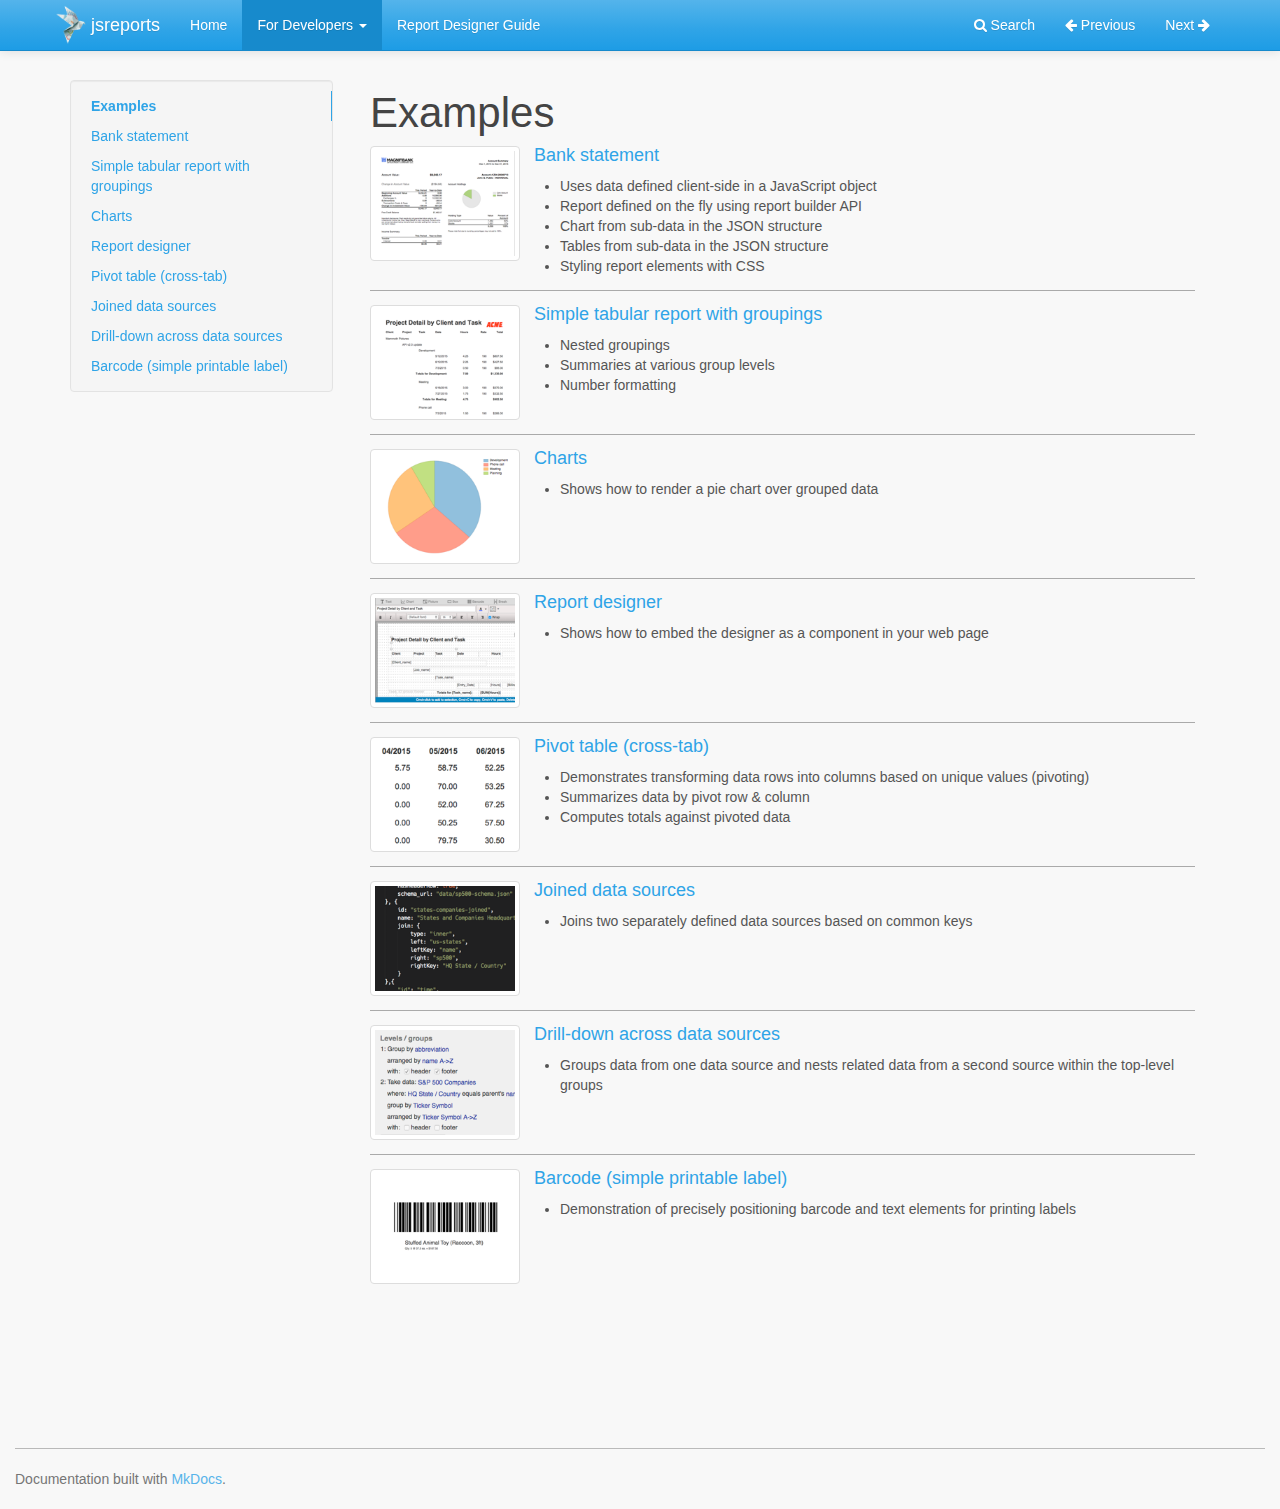
<file: src/main/resources/public/lib/jsreports/docs/examples/index.html>
<!DOCTYPE html>
<html lang="en">
    <head>
        <meta charset="utf-8">
        <meta http-equiv="X-UA-Compatible" content="IE=edge">
        <meta name="viewport" content="width=device-width, initial-scale=1.0">
        
        
        
        <link rel="shortcut icon" href="../img/favicon.ico">

	<title>Examples - jsreports</title>

        <link href="../css/bootstrap-custom.min.css" rel="stylesheet">
        <link href="../css/font-awesome-4.5.0.css" rel="stylesheet">
        <link href="../css/base.css" rel="stylesheet">
        <link rel="stylesheet" href="../css/highlight.css">
        <link href="../jsreports-docs.css" rel="stylesheet">

        <!-- HTML5 shim and Respond.js IE8 support of HTML5 elements and media queries -->
        <!--[if lt IE 9]>
            <script src="https://oss.maxcdn.com/libs/html5shiv/3.7.0/html5shiv.js"></script>
            <script src="https://oss.maxcdn.com/libs/respond.js/1.3.0/respond.min.js"></script>
        <![endif]-->

        
    </head>

    <body>

        <div class="navbar navbar-default navbar-fixed-top" role="navigation">
    <div class="container">

        <!-- Collapsed navigation -->
        <div class="navbar-header">
            
            <!-- Expander button -->
            <button type="button" class="navbar-toggle" data-toggle="collapse" data-target=".navbar-collapse">
                <span class="sr-only">Toggle navigation</span>
                <span class="icon-bar"></span>
                <span class="icon-bar"></span>
                <span class="icon-bar"></span>
            </button>
            

            <!-- Main title -->
            <a class="navbar-brand" href="..">jsreports</a>
        </div>

        <!-- Expanded navigation -->
        <div class="navbar-collapse collapse">
            
                <!-- Main navigation -->
                <ul class="nav navbar-nav">
                
                
                    <li >
                        <a href="..">Home</a>
                    </li>
                
                
                
                    <li class="dropdown active">
                        <a href="#" class="dropdown-toggle" data-toggle="dropdown">For Developers <b class="caret"></b></a>
                        <ul class="dropdown-menu">
                        
                            
<li >
    <a href="../getting-started/">Getting Started</a>
</li>

                        
                            
<li >
    <a href="../dev/">Developer Guide</a>
</li>

                        
                            
<li class="active">
    <a href="./">Examples</a>
</li>

                        
                            
<li >
    <a href="../designer-for-jasper-reports/">Integration: Jasper Reports</a>
</li>

                        
                            
<li >
    <a href="../api/">API Reference</a>
</li>

                        
                            
<li >
    <a href="../reportbuilder-api/">Report Builder API</a>
</li>

                        
                            
<li >
    <a href="../reportdef/">JSON Report Format</a>
</li>

                        
                            
<li >
    <a href="../changelog/">Change Log</a>
</li>

                        
                        </ul>
                    </li>
                
                
                
                    <li >
                        <a href="../designer/">Report Designer Guide</a>
                    </li>
                
                
                </ul>
            

            <ul class="nav navbar-nav navbar-right">
                <li>
                    <a href="#" data-toggle="modal" data-target="#mkdocs_search_modal">
                        <i class="fa fa-search"></i> Search
                    </a>
                </li>
                
                    <li >
                        <a rel="next" href="../dev/">
                            <i class="fa fa-arrow-left"></i> Previous
                        </a>
                    </li>
                    <li >
                        <a rel="prev" href="../designer-for-jasper-reports/">
                            Next <i class="fa fa-arrow-right"></i>
                        </a>
                    </li>
                
                
            </ul>
        </div>
    </div>
</div>

        <div class="container">
            
                <div class="col-md-3"><div class="bs-sidebar hidden-print affix well" role="complementary">
    <ul class="nav bs-sidenav">
    
        <li class="main active"><a href="#examples">Examples</a></li>
        
            <li><a href="#bank-statement">Bank statement</a></li>
        
            <li><a href="#simple-tabular-report-with-groupings">Simple tabular report with groupings</a></li>
        
            <li><a href="#charts">Charts</a></li>
        
            <li><a href="#report-designer">Report designer</a></li>
        
            <li><a href="#pivot-table-cross-tab">Pivot table (cross-tab)</a></li>
        
            <li><a href="#joined-data-sources">Joined data sources</a></li>
        
            <li><a href="#drill-down-across-data-sources">Drill-down across data sources</a></li>
        
            <li><a href="#barcode-simple-printable-label">Barcode (simple printable label)</a></li>
        
    
    </ul>
</div></div>
                <div class="col-md-9" role="main">

<h1 id="examples">Examples</h1>
<p><a href="../../examples/statement.html"><img src="../images/example-thumb-statement.png" class="example-thumb" /></a></p>
<h4 id="bank-statement"><a href="../../examples/statement.html">Bank statement</a></h4>
<p><ul class="example-list">
<li>Uses data defined client-side in a JavaScript object</li>
<li>Report defined on the fly using report builder API</li>
<li>Chart from sub-data in the JSON structure</li>
<li>Tables from sub-data in the JSON structure</li>
<li>Styling report elements with CSS</li>
</ul></p>
<hr class="example-separator" />

<p><a href="../../examples/grouping.html"><img src="../images/example-thumb-grouping.png" class="example-thumb" /></a></p>
<h4 id="simple-tabular-report-with-groupings"><a href="../../examples/grouping.html">Simple tabular report with groupings</a></h4>
<p><ul class="example-list">
<li>Nested groupings</li>
<li>Summaries at various group levels</li>
<li>Number formatting</li>
</ul></p>
<hr class="example-separator" />

<p><a href="../../examples/charts.html"><img src="../images/example-thumb-charts.png" class="example-thumb" /></a></p>
<h4 id="charts"><a href="../../examples/charts.html">Charts</a></h4>
<p><ul class="example-list">
<li>Shows how to render a pie chart over grouped data</li>
</ul></p>
<hr class="example-separator" />

<p><a href="../../examples/embedded-designer.html"><img src="../images/example-thumb-designer.png" class="example-thumb" /></a></p>
<h4 id="report-designer"><a href="../../examples/embedded-designer.html">Report designer</a></h4>
<p><ul class="example-list">
<li>Shows how to embed the designer as a component in your web page</li>
</ul></p>
<hr class="example-separator" />

<p><a href="../../examples/pivot.html"><img src="../images/example-thumb-pivot.png" class="example-thumb" /></a></p>
<h4 id="pivot-table-cross-tab"><a href="../../examples/pivot.html">Pivot table (cross-tab)</a></h4>
<p><ul class="example-list">
<li>Demonstrates transforming data rows into columns based on unique values (pivoting)</li>
<li>Summarizes data by pivot row &amp; column</li>
<li>Computes totals against pivoted data</li>
</ul></p>
<hr class="example-separator" />

<p><a href="../../examples/joins.html"><img src="../images/example-thumb-joins.png" class="example-thumb" /></a></p>
<h4 id="joined-data-sources"><a href="../../examples/joins.html">Joined data sources</a></h4>
<p><ul class="example-list">
<li>Joins two separately defined data sources based on common keys</li>
</ul></p>
<hr class="example-separator" />

<p><a href="../../examples/multiple-data-sources.html"><img src="../images/example-thumb-drilldown.png" class="example-thumb" /></a></p>
<h4 id="drill-down-across-data-sources"><a href="../../examples/multiple-data-sources.html">Drill-down across data sources</a></h4>
<p><ul class="example-list">
<li>Groups data from one data source and nests related data from a second source within the top-level groups</li>
</ul></p>
<hr class="example-separator" />

<p><a href="../../examples/single-label.html"><img src="../images/example-thumb-label.png" class="example-thumb" /></a></p>
<h4 id="barcode-simple-printable-label"><a href="../../examples/single-label.html">Barcode (simple printable label)</a></h4>
<p><ul class="example-list">
<li>Demonstration of precisely positioning barcode and text elements for printing labels</li>
</ul></p></div>
            
        </div>

        <footer class="col-md-12">
            <hr>
            
            <p>Documentation built with <a href="http://www.mkdocs.org/">MkDocs</a>.</p>
        </footer>

        <script src="../js/jquery-1.10.2.min.js"></script>
        <script src="../js/bootstrap-3.0.3.min.js"></script>
        <script src="../js/highlight.pack.js"></script>
        <script>var base_url = '..';</script>
        <script data-main="../mkdocs/js/search.js" src="../mkdocs/js/require.js"></script>
        <script src="../js/base.js"></script>
        <script src="../highlight.pack.js"></script>

        <div class="modal" id="mkdocs_search_modal" tabindex="-1" role="dialog" aria-labelledby="Search Modal" aria-hidden="true">
            <div class="modal-dialog">
                <div class="modal-content">
                    <div class="modal-header">
                        <button type="button" class="close" data-dismiss="modal"><span aria-hidden="true">&times;</span><span class="sr-only">Close</span></button>
                        <h4 class="modal-title" id="exampleModalLabel">Search</h4>
                    </div>
                    <div class="modal-body">
                        <p>
                            From here you can search these documents. Enter
                            your search terms below.
                        </p>
                        <form role="form">
                            <div class="form-group">
                                <input type="text" class="form-control" placeholder="Search..." id="mkdocs-search-query">
                            </div>
                        </form>
                        <div id="mkdocs-search-results"></div>
                    </div>
                    <div class="modal-footer">
                    </div>
                </div>
            </div>
        </div>

    </body>
<script src="//static.getclicky.com/js" type="text/javascript"></script>
<script type="text/javascript">try{ if (location.href.toLowerCase().indexOf('jsreports.com') > -1) { clicky.init(100739351); } } catch(e){}</script>
</html>
</file>
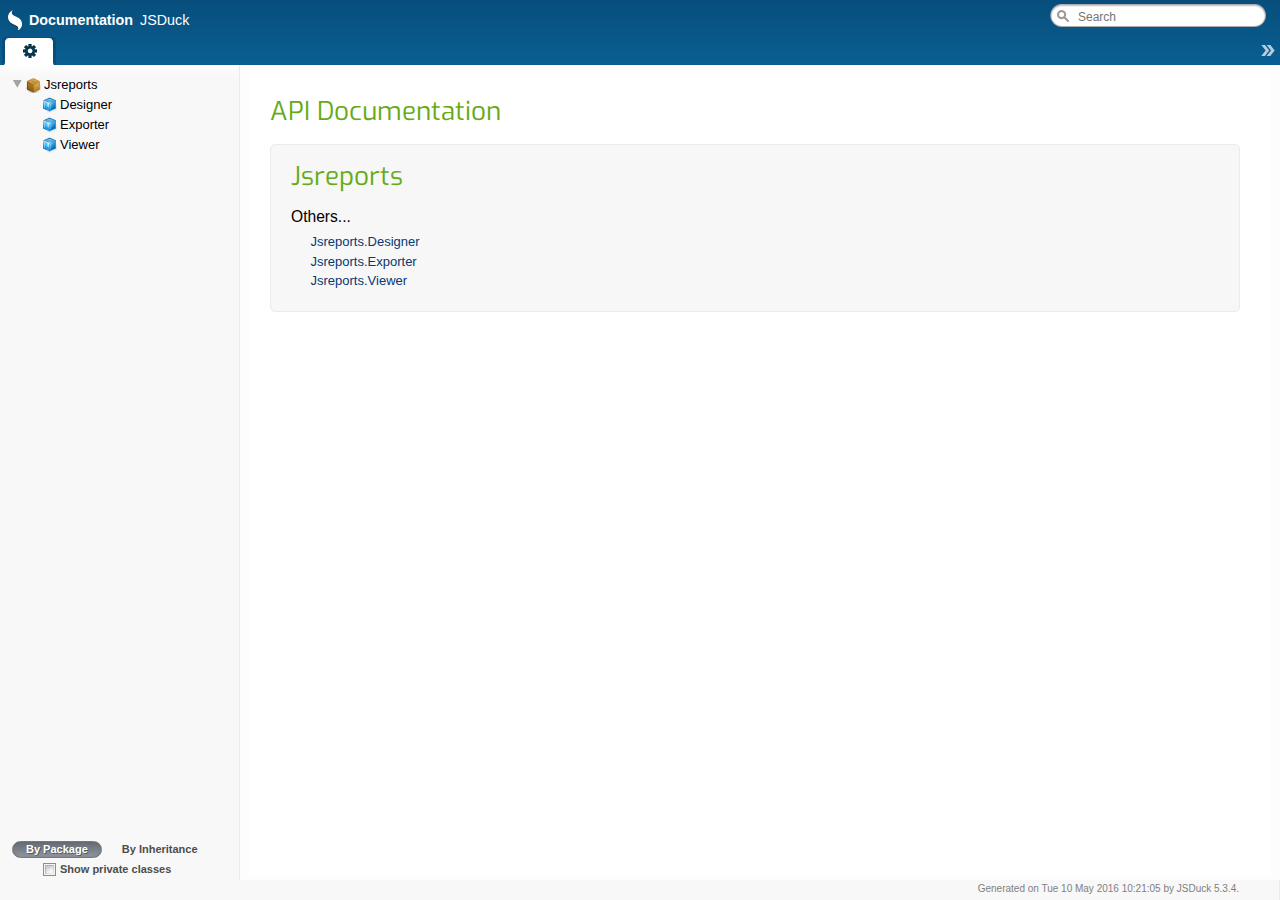
<file: src/main/resources/public/lib/jsreports/docs/extjs/index.html>
<!DOCTYPE html>
<html>
<head>
  <title>Documentation - JSDuck</title>
  <meta http-equiv="Content-Type" content="text/html; charset=utf-8" />
  <meta http-equiv="X-UA-Compatible" content="chrome=1">
  <meta name="fragment" content="!">

  

  <link rel="shortcut icon" type="image/ico" href="favicon.ico" />
  <link rel="stylesheet" href="resources/css/app-4689d2a5522dcd3c9e9923ca59c33f27.css" type="text/css" />
  <link rel="stylesheet" href="styles-3eba09980fa05ead185cb17d9c0deb0f.css" type="text/css" />

  <script type="text/javascript" src="extjs/ext-all.js"></script>
  <script type="text/javascript" src="data-ea70e4e48d3909cf0b3d2dd6e6c4c1f2.js"></script>

  <script type="text/javascript" src="app-0c945a27f43452df695771ddb60b3d14.js"></script>

  

</head>
<body id="ext-body">

  <div id="loading"><span class="title">Documentation - JSDuck</span><span class="logo"></span></div>

  <div id="header-content"><strong>Documentation</strong> JSDuck</div>
  
            <div id='categories-content' style='display:none'>
            <div class='section'>
<h1>Jsreports</h1>
<div class='left-column'>
<h3>Others...</h3>
<ul class='links'>
<li><a href="#!/api/Jsreports.Designer" rel="Jsreports.Designer" class="docClass">Jsreports.Designer</a></li>
<li><a href="#!/api/Jsreports.Exporter" rel="Jsreports.Exporter" class="docClass">Jsreports.Exporter</a></li>
<li><a href="#!/api/Jsreports.Viewer" rel="Jsreports.Viewer" class="docClass">Jsreports.Viewer</a></li>
</ul>
</div>
<div class='middle-column'>
</div>
<div class='right-column'>
</div>
<div style='clear:both'></div>
</div>
          </div>

  
  
  <div id='footer-content' style='display: none'>Generated on Tue 10 May 2016 10:21:05 by <a href='https://github.com/senchalabs/jsduck'>JSDuck</a> 5.3.4.</div>

  

  <script type="text/javascript">
  (function(){
    var protocol = (document.location.protocol === "https:") ? "https:" : "http:";
    document.write("<link href='"+protocol+"//fonts.googleapis.com/css?family=Exo' rel='stylesheet' type='text/css' />");
  })();
  </script>

</body>
</html>
</file>
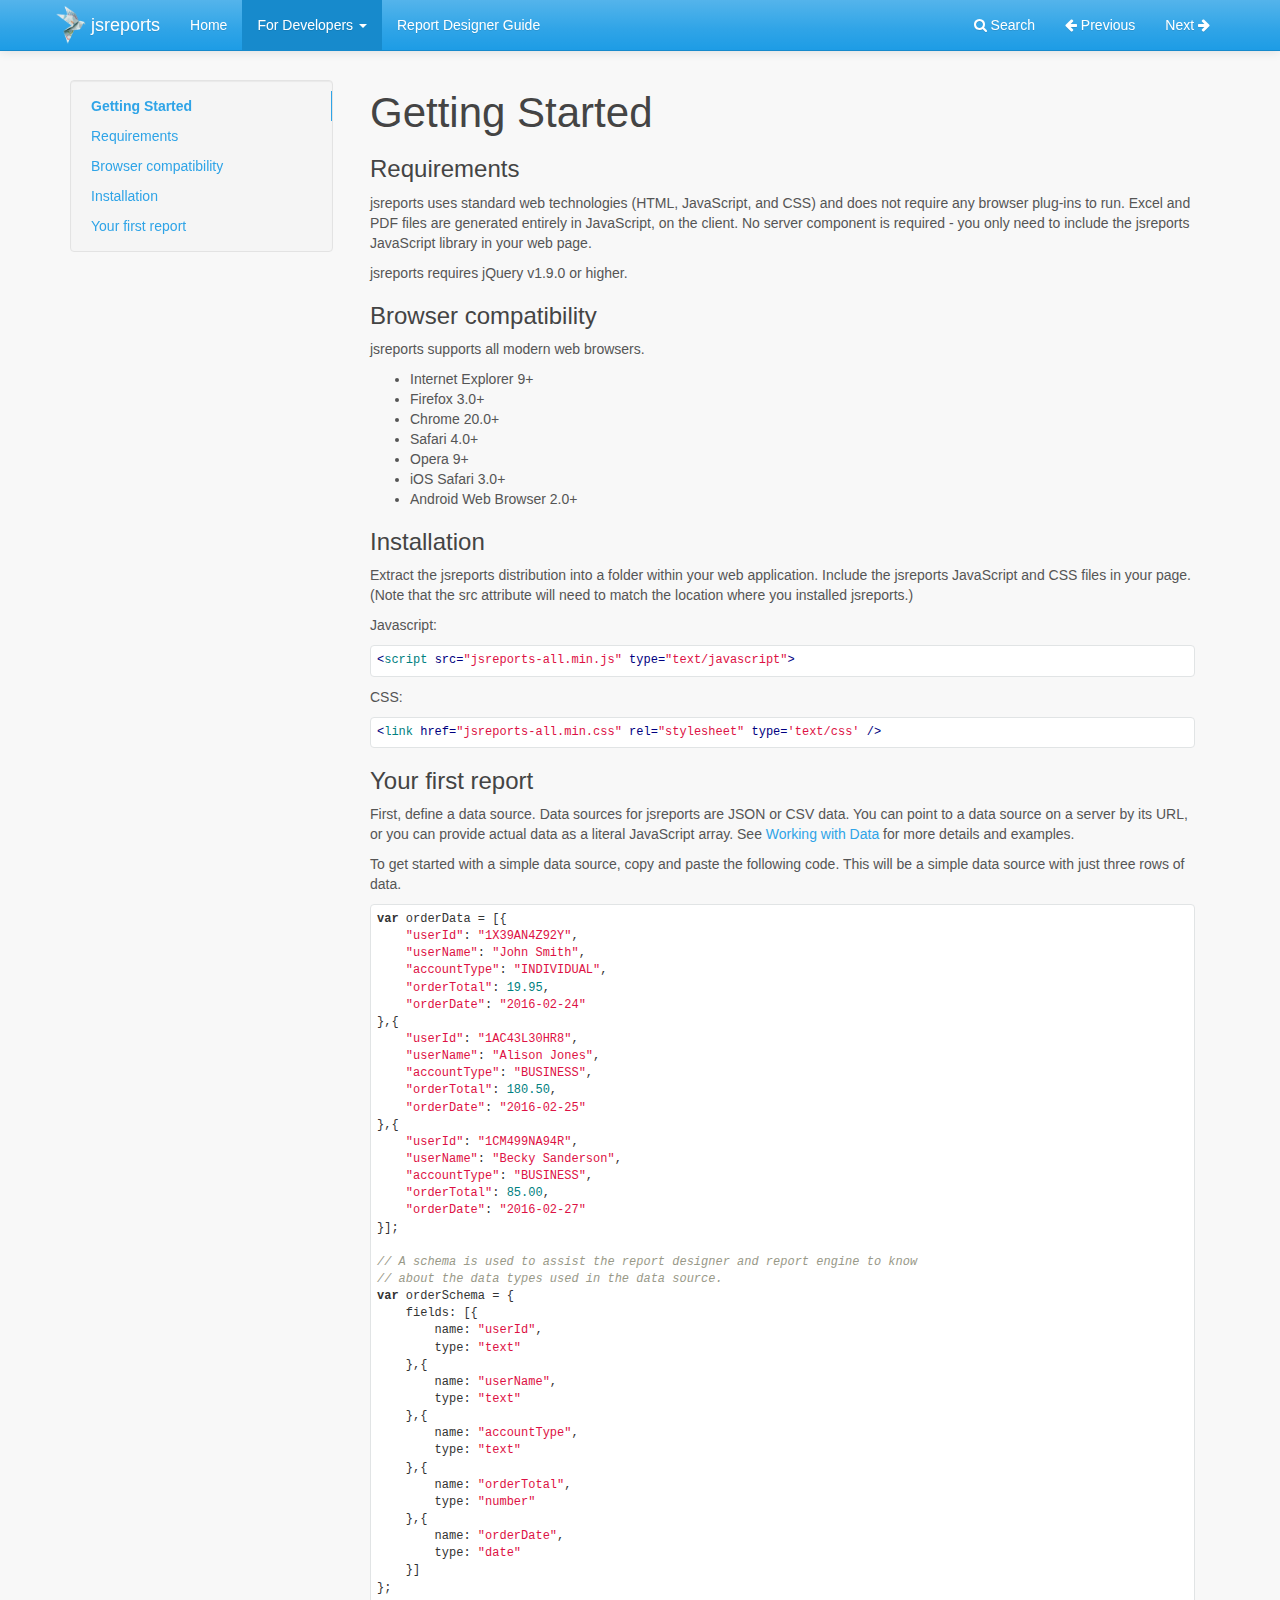
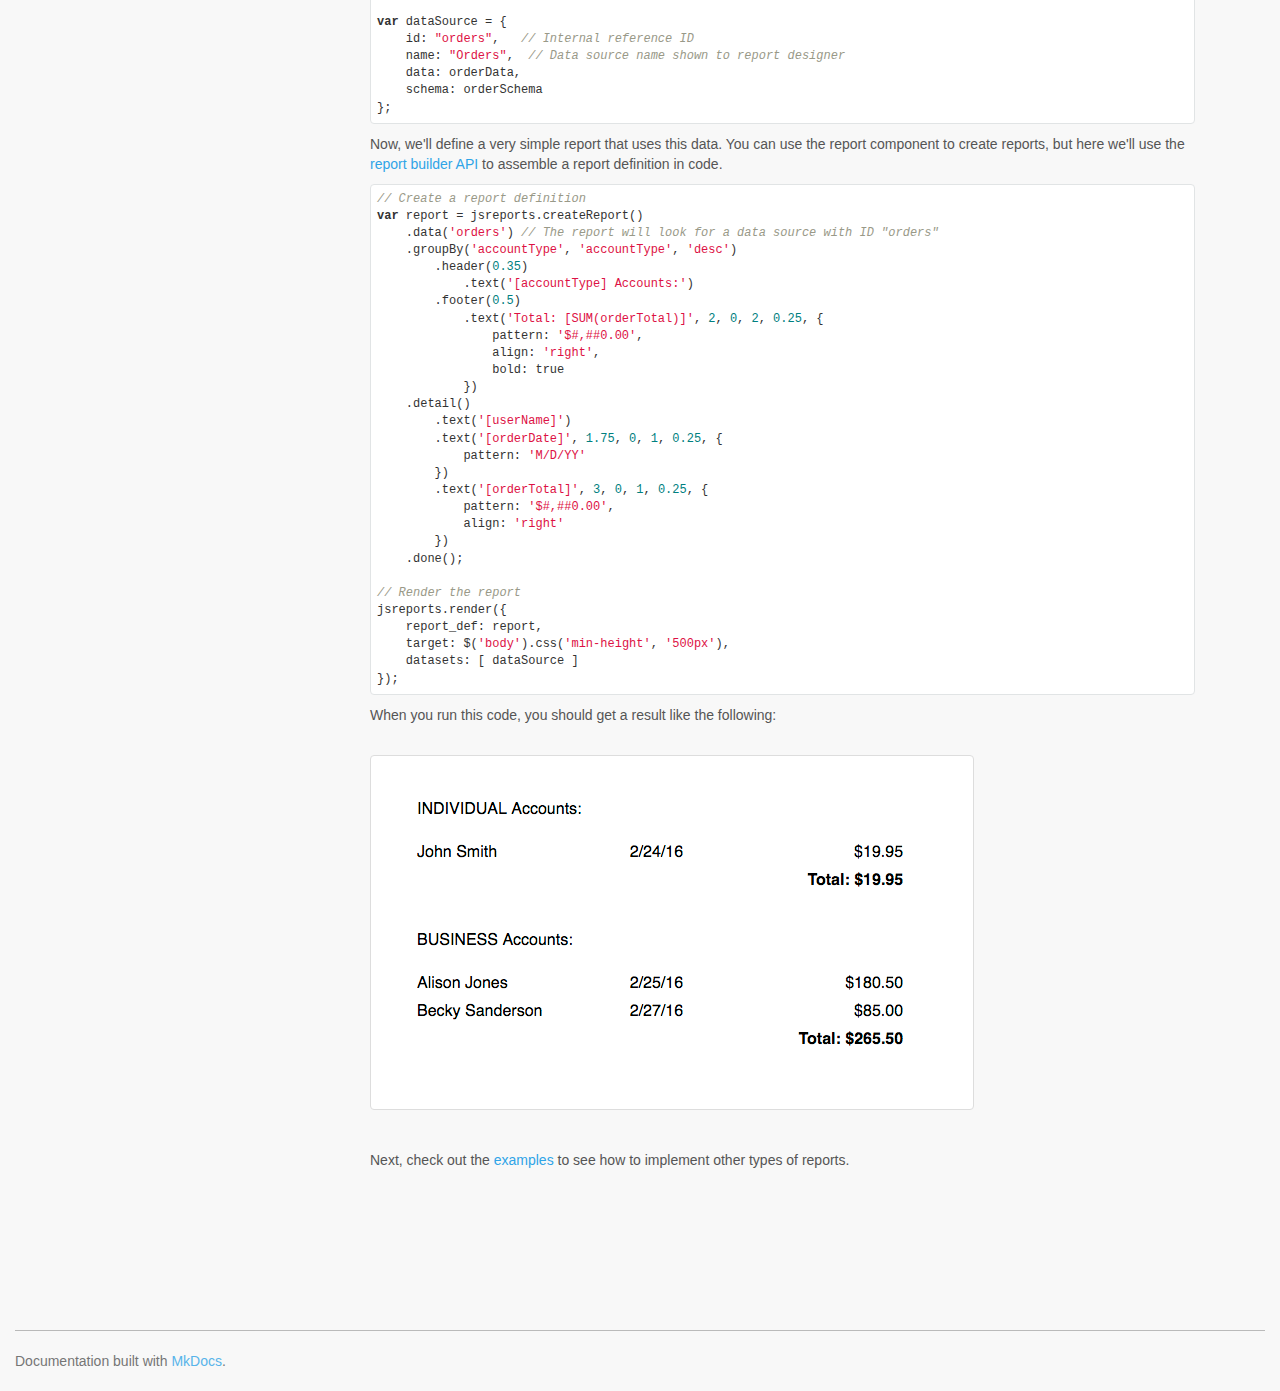
<file: src/main/resources/public/lib/jsreports/docs/getting-started/index.html>
<!DOCTYPE html>
<html lang="en">
    <head>
        <meta charset="utf-8">
        <meta http-equiv="X-UA-Compatible" content="IE=edge">
        <meta name="viewport" content="width=device-width, initial-scale=1.0">
        
        
        
        <link rel="shortcut icon" href="../img/favicon.ico">

	<title>Getting Started - jsreports</title>

        <link href="../css/bootstrap-custom.min.css" rel="stylesheet">
        <link href="../css/font-awesome-4.5.0.css" rel="stylesheet">
        <link href="../css/base.css" rel="stylesheet">
        <link rel="stylesheet" href="../css/highlight.css">
        <link href="../jsreports-docs.css" rel="stylesheet">

        <!-- HTML5 shim and Respond.js IE8 support of HTML5 elements and media queries -->
        <!--[if lt IE 9]>
            <script src="https://oss.maxcdn.com/libs/html5shiv/3.7.0/html5shiv.js"></script>
            <script src="https://oss.maxcdn.com/libs/respond.js/1.3.0/respond.min.js"></script>
        <![endif]-->

        
    </head>

    <body>

        <div class="navbar navbar-default navbar-fixed-top" role="navigation">
    <div class="container">

        <!-- Collapsed navigation -->
        <div class="navbar-header">
            
            <!-- Expander button -->
            <button type="button" class="navbar-toggle" data-toggle="collapse" data-target=".navbar-collapse">
                <span class="sr-only">Toggle navigation</span>
                <span class="icon-bar"></span>
                <span class="icon-bar"></span>
                <span class="icon-bar"></span>
            </button>
            

            <!-- Main title -->
            <a class="navbar-brand" href="..">jsreports</a>
        </div>

        <!-- Expanded navigation -->
        <div class="navbar-collapse collapse">
            
                <!-- Main navigation -->
                <ul class="nav navbar-nav">
                
                
                    <li >
                        <a href="..">Home</a>
                    </li>
                
                
                
                    <li class="dropdown active">
                        <a href="#" class="dropdown-toggle" data-toggle="dropdown">For Developers <b class="caret"></b></a>
                        <ul class="dropdown-menu">
                        
                            
<li class="active">
    <a href="./">Getting Started</a>
</li>

                        
                            
<li >
    <a href="../dev/">Developer Guide</a>
</li>

                        
                            
<li >
    <a href="../examples/">Examples</a>
</li>

                        
                            
<li >
    <a href="../designer-for-jasper-reports/">Integration: Jasper Reports</a>
</li>

                        
                            
<li >
    <a href="../api/">API Reference</a>
</li>

                        
                            
<li >
    <a href="../reportbuilder-api/">Report Builder API</a>
</li>

                        
                            
<li >
    <a href="../reportdef/">JSON Report Format</a>
</li>

                        
                            
<li >
    <a href="../changelog/">Change Log</a>
</li>

                        
                        </ul>
                    </li>
                
                
                
                    <li >
                        <a href="../designer/">Report Designer Guide</a>
                    </li>
                
                
                </ul>
            

            <ul class="nav navbar-nav navbar-right">
                <li>
                    <a href="#" data-toggle="modal" data-target="#mkdocs_search_modal">
                        <i class="fa fa-search"></i> Search
                    </a>
                </li>
                
                    <li >
                        <a rel="next" href="..">
                            <i class="fa fa-arrow-left"></i> Previous
                        </a>
                    </li>
                    <li >
                        <a rel="prev" href="../dev/">
                            Next <i class="fa fa-arrow-right"></i>
                        </a>
                    </li>
                
                
            </ul>
        </div>
    </div>
</div>

        <div class="container">
            
                <div class="col-md-3"><div class="bs-sidebar hidden-print affix well" role="complementary">
    <ul class="nav bs-sidenav">
    
        <li class="main active"><a href="#getting-started">Getting Started</a></li>
        
            <li><a href="#requirements">Requirements</a></li>
        
            <li><a href="#browser-compatibility">Browser compatibility</a></li>
        
            <li><a href="#installation">Installation</a></li>
        
            <li><a href="#your-first-report">Your first report</a></li>
        
    
    </ul>
</div></div>
                <div class="col-md-9" role="main">

<h1 id="getting-started">Getting Started</h1>
<h3 id="requirements">Requirements</h3>
<p>jsreports uses standard web technologies (HTML, JavaScript, and CSS)
and does not require any browser plug-ins to run.  Excel and PDF files
are generated entirely in JavaScript, on the client.  No server
component is required - you only need to include the jsreports
JavaScript library in your web page.</p>
<p>jsreports requires jQuery v1.9.0 or higher.</p>
<h3 id="browser-compatibility">Browser compatibility</h3>
<p>jsreports supports all modern web browsers.</p>
<ul>
<li>Internet Explorer 9+</li>
<li>Firefox 3.0+</li>
<li>Chrome 20.0+</li>
<li>Safari 4.0+</li>
<li>Opera 9+</li>
<li>iOS Safari 3.0+</li>
<li>Android Web Browser 2.0+</li>
</ul>
<h3 id="installation">Installation</h3>
<p>Extract the jsreports distribution into a folder within your web application.  Include the jsreports JavaScript and CSS files in your page.  (Note that the src attribute will need to match the location where you installed jsreports.)</p>
<p>Javascript:
<pre><code class="html">&lt;script src="jsreports-all.min.js" type="text/javascript"&gt;</code></pre></p>
<p>CSS:
<pre><code class="html">&lt;link href="jsreports-all.min.css" rel="stylesheet" type='text/css' /&gt;</code></pre></p>
<h3 id="your-first-report">Your first report</h3>
<p>First, define a data source.  Data sources for jsreports are JSON or CSV data.  You can
point to a data source on a server by its URL, or you can provide actual data as a literal JavaScript array.  See 
<a href="../dev/#working-with-data">Working with Data</a> for more details and examples.</p>
<p>To get started with a simple data source, copy and paste the following code.  This will be a simple data source with just three rows of data.</p>
<pre><code class="javascript">var orderData = [{
    "userId": "1X39AN4Z92Y",
    "userName": "John Smith",
    "accountType": "INDIVIDUAL",
    "orderTotal": 19.95,
    "orderDate": "2016-02-24"
},{
    "userId": "1AC43L30HR8",
    "userName": "Alison Jones",
    "accountType": "BUSINESS",
    "orderTotal": 180.50,
    "orderDate": "2016-02-25"
},{
    "userId": "1CM499NA94R",
    "userName": "Becky Sanderson",
    "accountType": "BUSINESS",
    "orderTotal": 85.00,
    "orderDate": "2016-02-27"
}];

// A schema is used to assist the report designer and report engine to know
// about the data types used in the data source.
var orderSchema = {
    fields: [{
        name: "userId",
        type: "text"
    },{
        name: "userName",
        type: "text"
    },{
        name: "accountType",
        type: "text"
    },{
        name: "orderTotal",
        type: "number"
    },{
        name: "orderDate",
        type: "date"
    }]
};

var dataSource = {
    id: "orders",   // Internal reference ID
    name: "Orders",  // Data source name shown to report designer
    data: orderData,
    schema: orderSchema
};
</code></pre>

<p>Now, we'll define a very simple report that uses this data.  You can use the report
component to create reports, but here we'll use the 
<a href="../reportbuilder-api">report builder API</a> 
to assemble a report definition in code.</p>
<pre><code class="javascript">// Create a report definition
var report = jsreports.createReport()
    .data('orders') // The report will look for a data source with ID "orders"
    .groupBy('accountType', 'accountType', 'desc')
        .header(0.35)
            .text('[accountType] Accounts:')
        .footer(0.5)
            .text('Total: [SUM(orderTotal)]', 2, 0, 2, 0.25, {
                pattern: '$#,##0.00',
                align: 'right',
                bold: true
            })
    .detail()
        .text('[userName]')
        .text('[orderDate]', 1.75, 0, 1, 0.25, {
            pattern: 'M/D/YY'
        })
        .text('[orderTotal]', 3, 0, 1, 0.25, {
            pattern: '$#,##0.00',
            align: 'right'
        })
    .done();

// Render the report
jsreports.render({
    report_def: report,
    target: $('body').css('min-height', '500px'),
    datasets: [ dataSource ]
});
</code></pre>

<p>When you run this code, you should get a result like the following:</p>
<p><img alt="First report output" src="../images/getting-started-first-report.png" /></p>
<p>Next, check out the <a href="../examples">examples</a> to see how to implement other types of reports.</p></div>
            
        </div>

        <footer class="col-md-12">
            <hr>
            
            <p>Documentation built with <a href="http://www.mkdocs.org/">MkDocs</a>.</p>
        </footer>

        <script src="../js/jquery-1.10.2.min.js"></script>
        <script src="../js/bootstrap-3.0.3.min.js"></script>
        <script src="../js/highlight.pack.js"></script>
        <script>var base_url = '..';</script>
        <script data-main="../mkdocs/js/search.js" src="../mkdocs/js/require.js"></script>
        <script src="../js/base.js"></script>
        <script src="../highlight.pack.js"></script>

        <div class="modal" id="mkdocs_search_modal" tabindex="-1" role="dialog" aria-labelledby="Search Modal" aria-hidden="true">
            <div class="modal-dialog">
                <div class="modal-content">
                    <div class="modal-header">
                        <button type="button" class="close" data-dismiss="modal"><span aria-hidden="true">&times;</span><span class="sr-only">Close</span></button>
                        <h4 class="modal-title" id="exampleModalLabel">Search</h4>
                    </div>
                    <div class="modal-body">
                        <p>
                            From here you can search these documents. Enter
                            your search terms below.
                        </p>
                        <form role="form">
                            <div class="form-group">
                                <input type="text" class="form-control" placeholder="Search..." id="mkdocs-search-query">
                            </div>
                        </form>
                        <div id="mkdocs-search-results"></div>
                    </div>
                    <div class="modal-footer">
                    </div>
                </div>
            </div>
        </div>

    </body>
<script src="//static.getclicky.com/js" type="text/javascript"></script>
<script type="text/javascript">try{ if (location.href.toLowerCase().indexOf('jsreports.com') > -1) { clicky.init(100739351); } } catch(e){}</script>
</html>
</file>
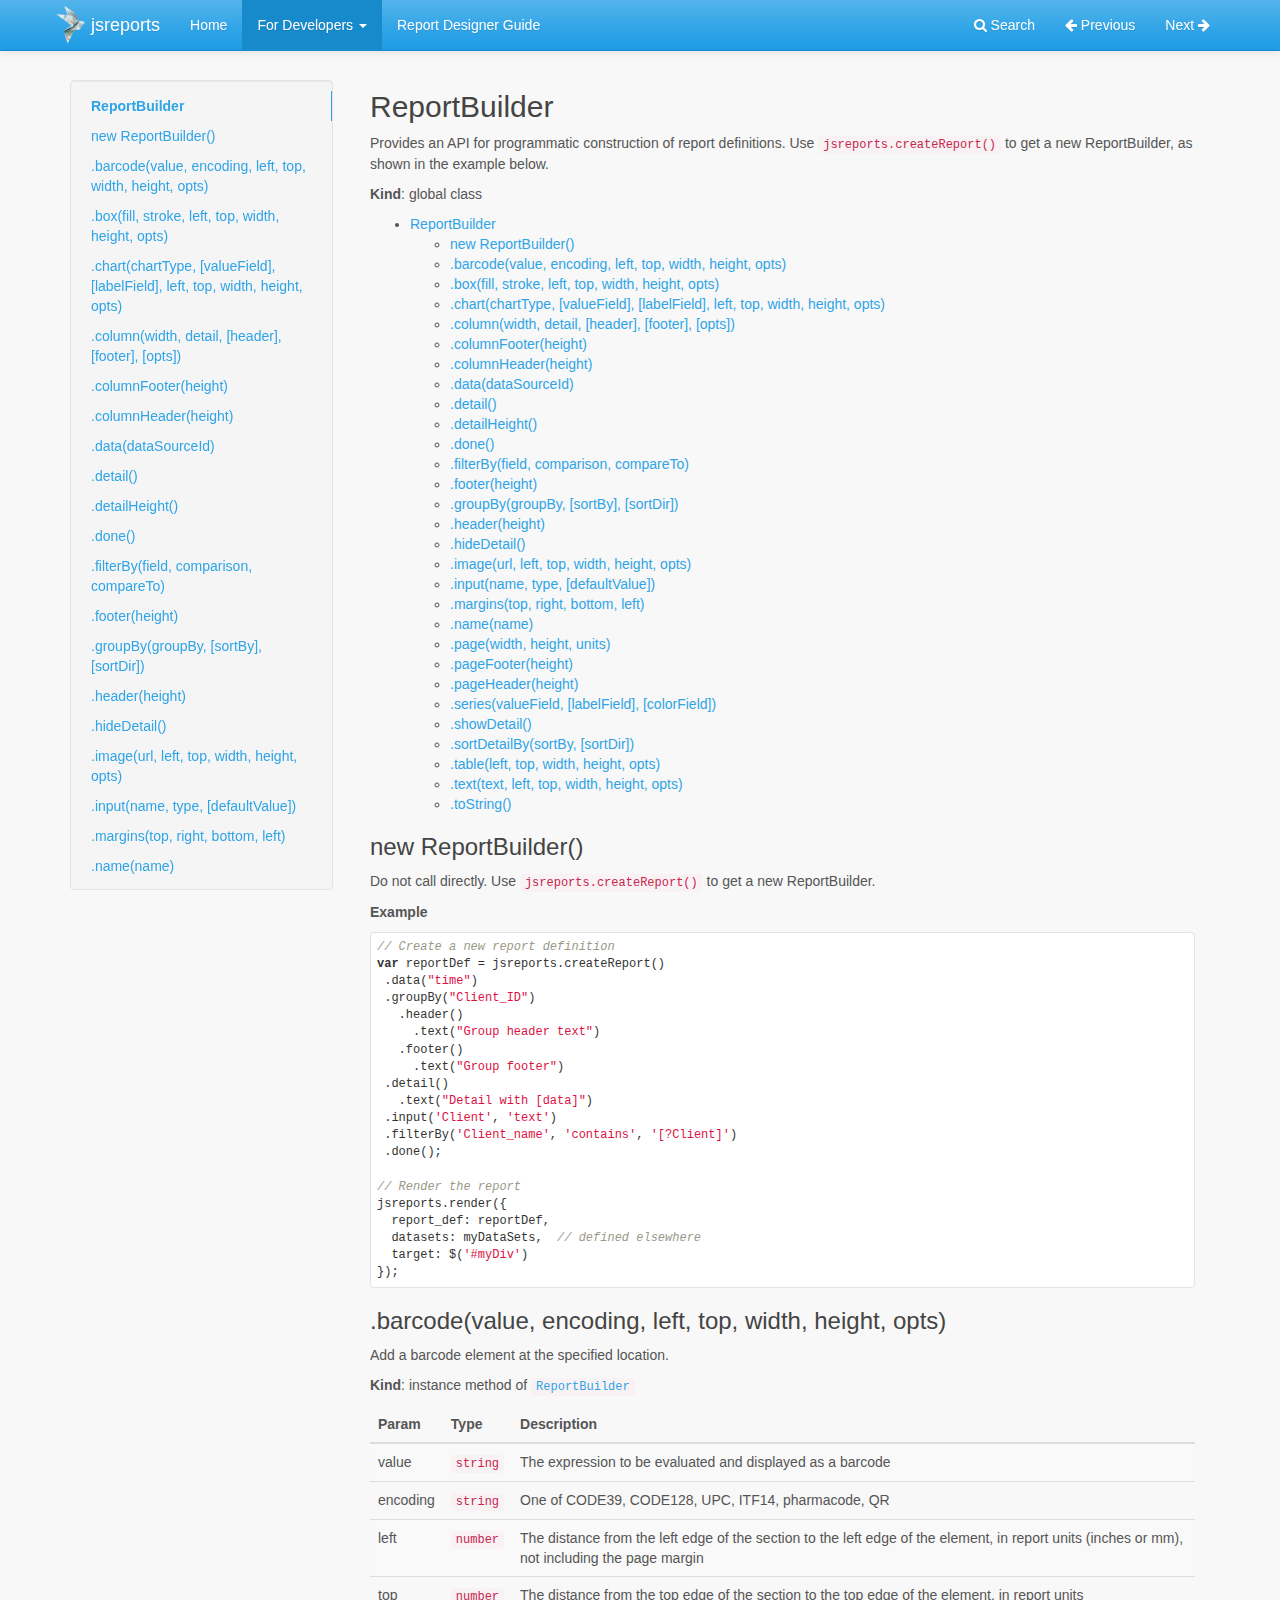
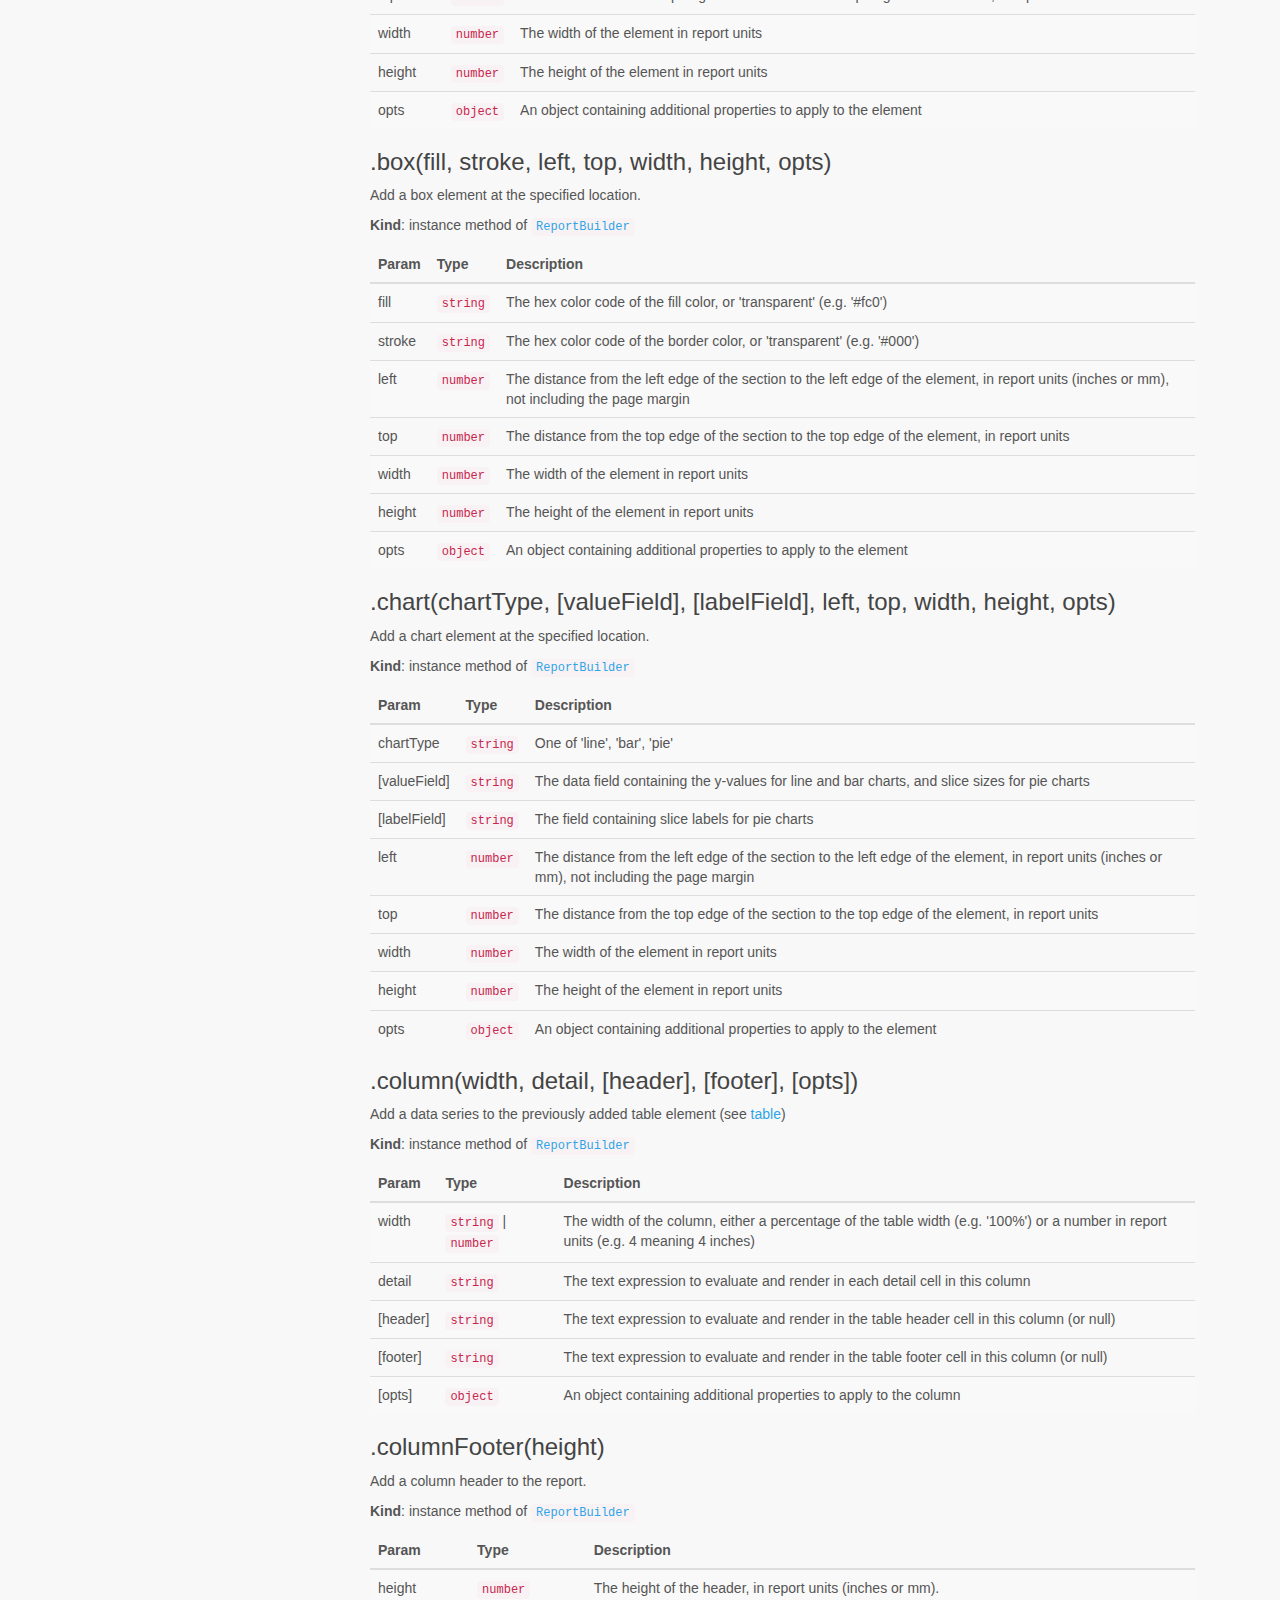
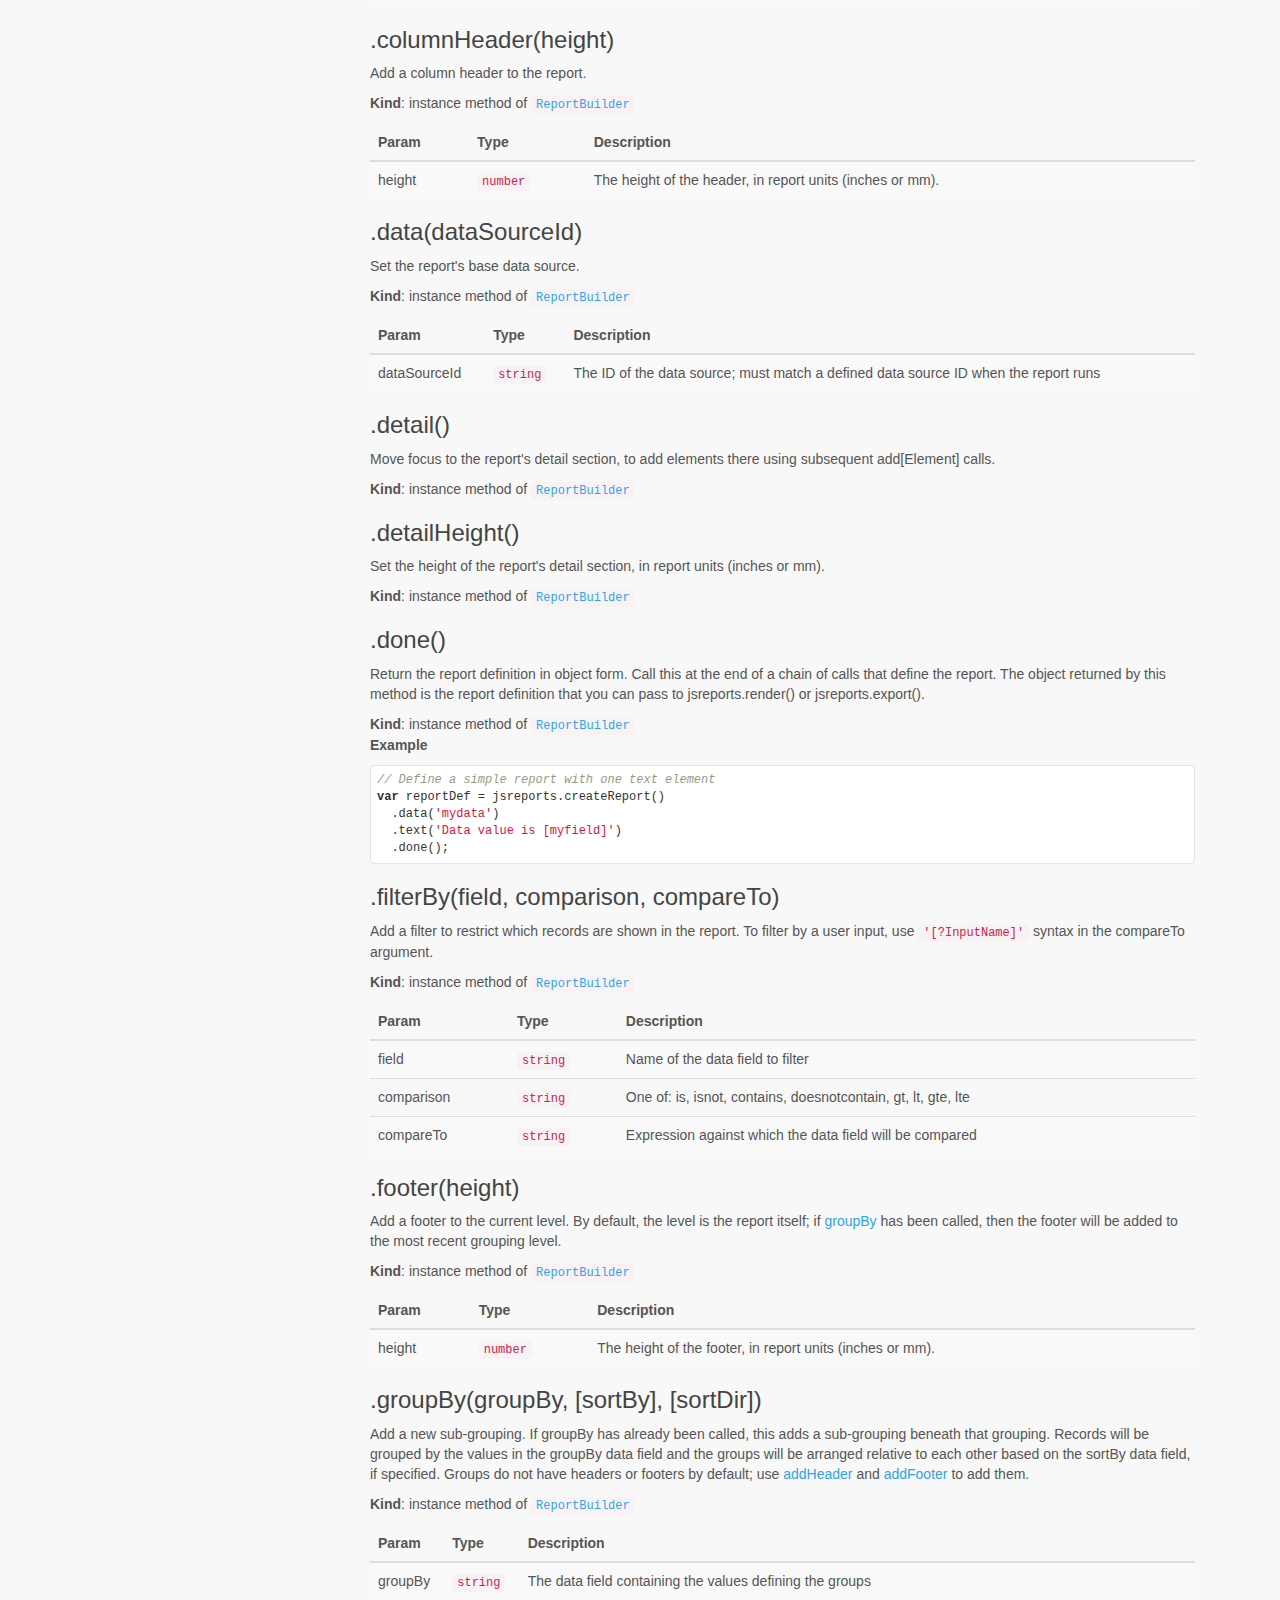
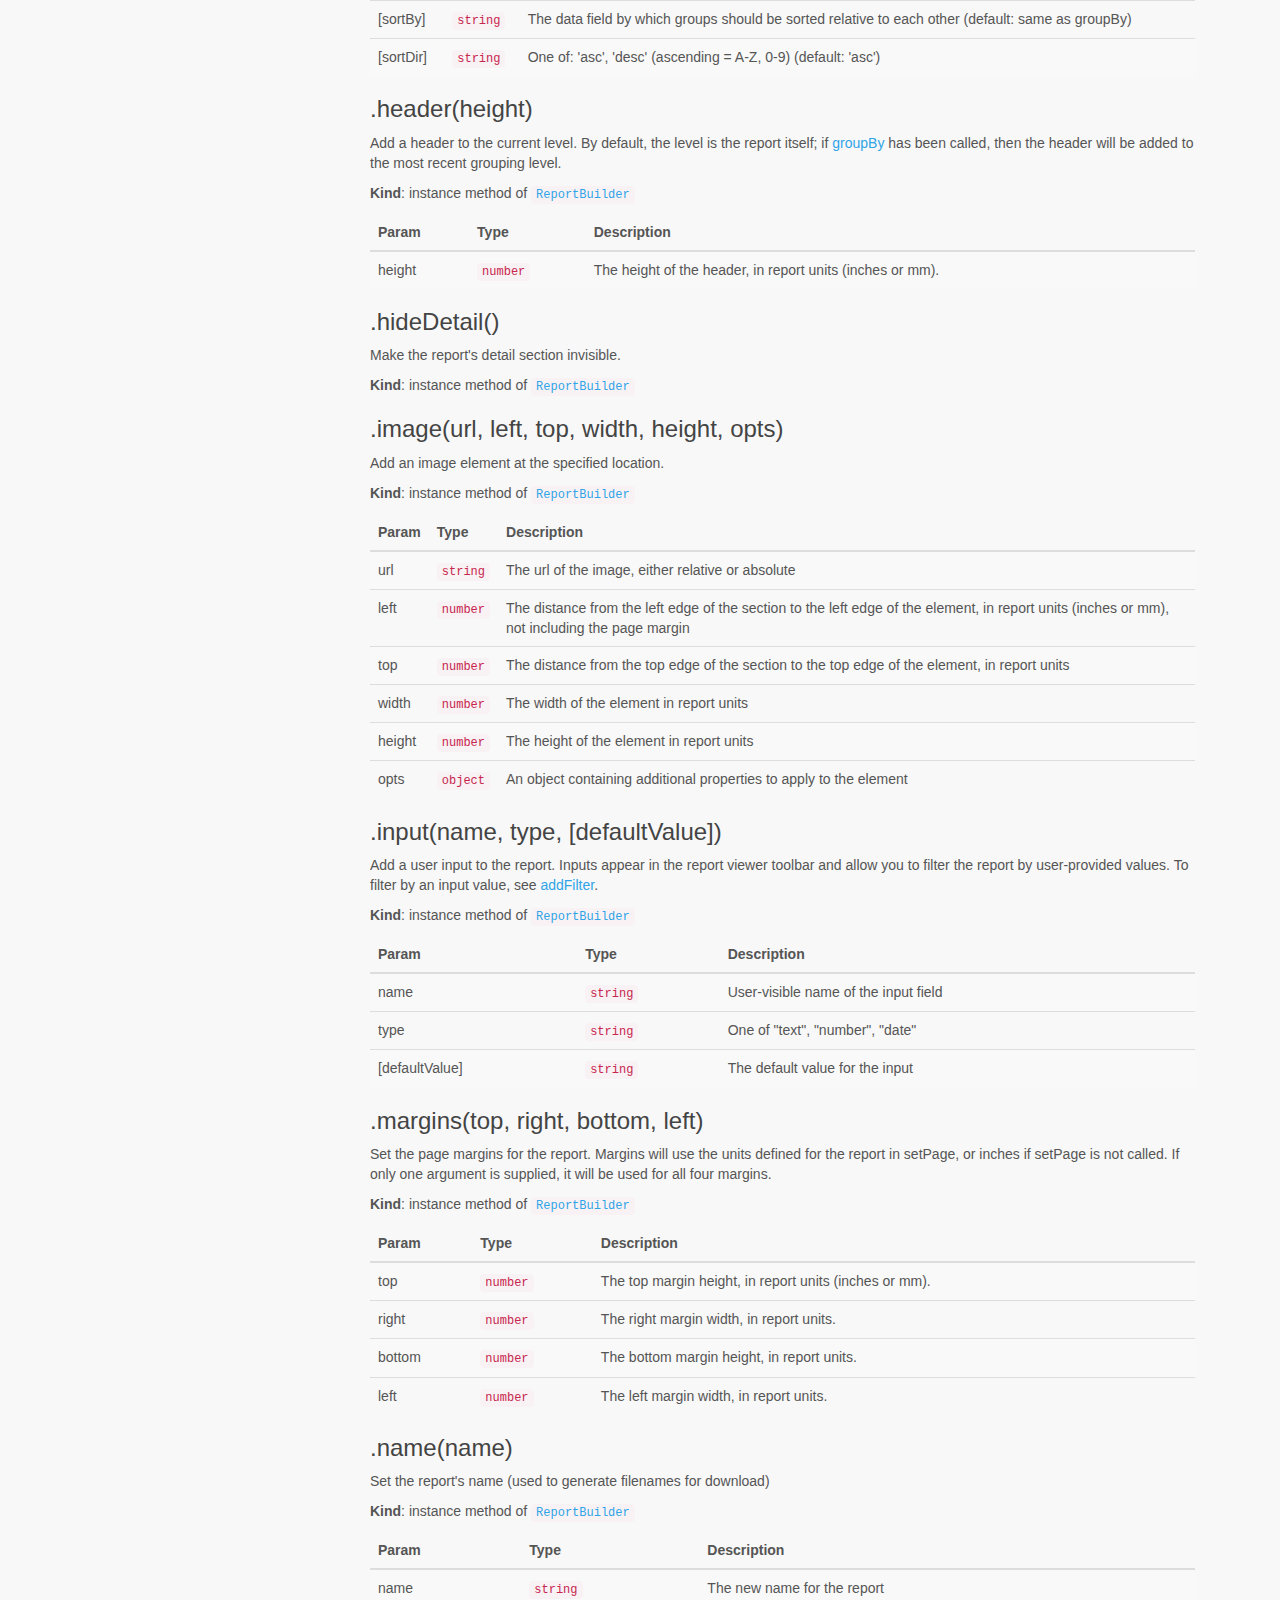
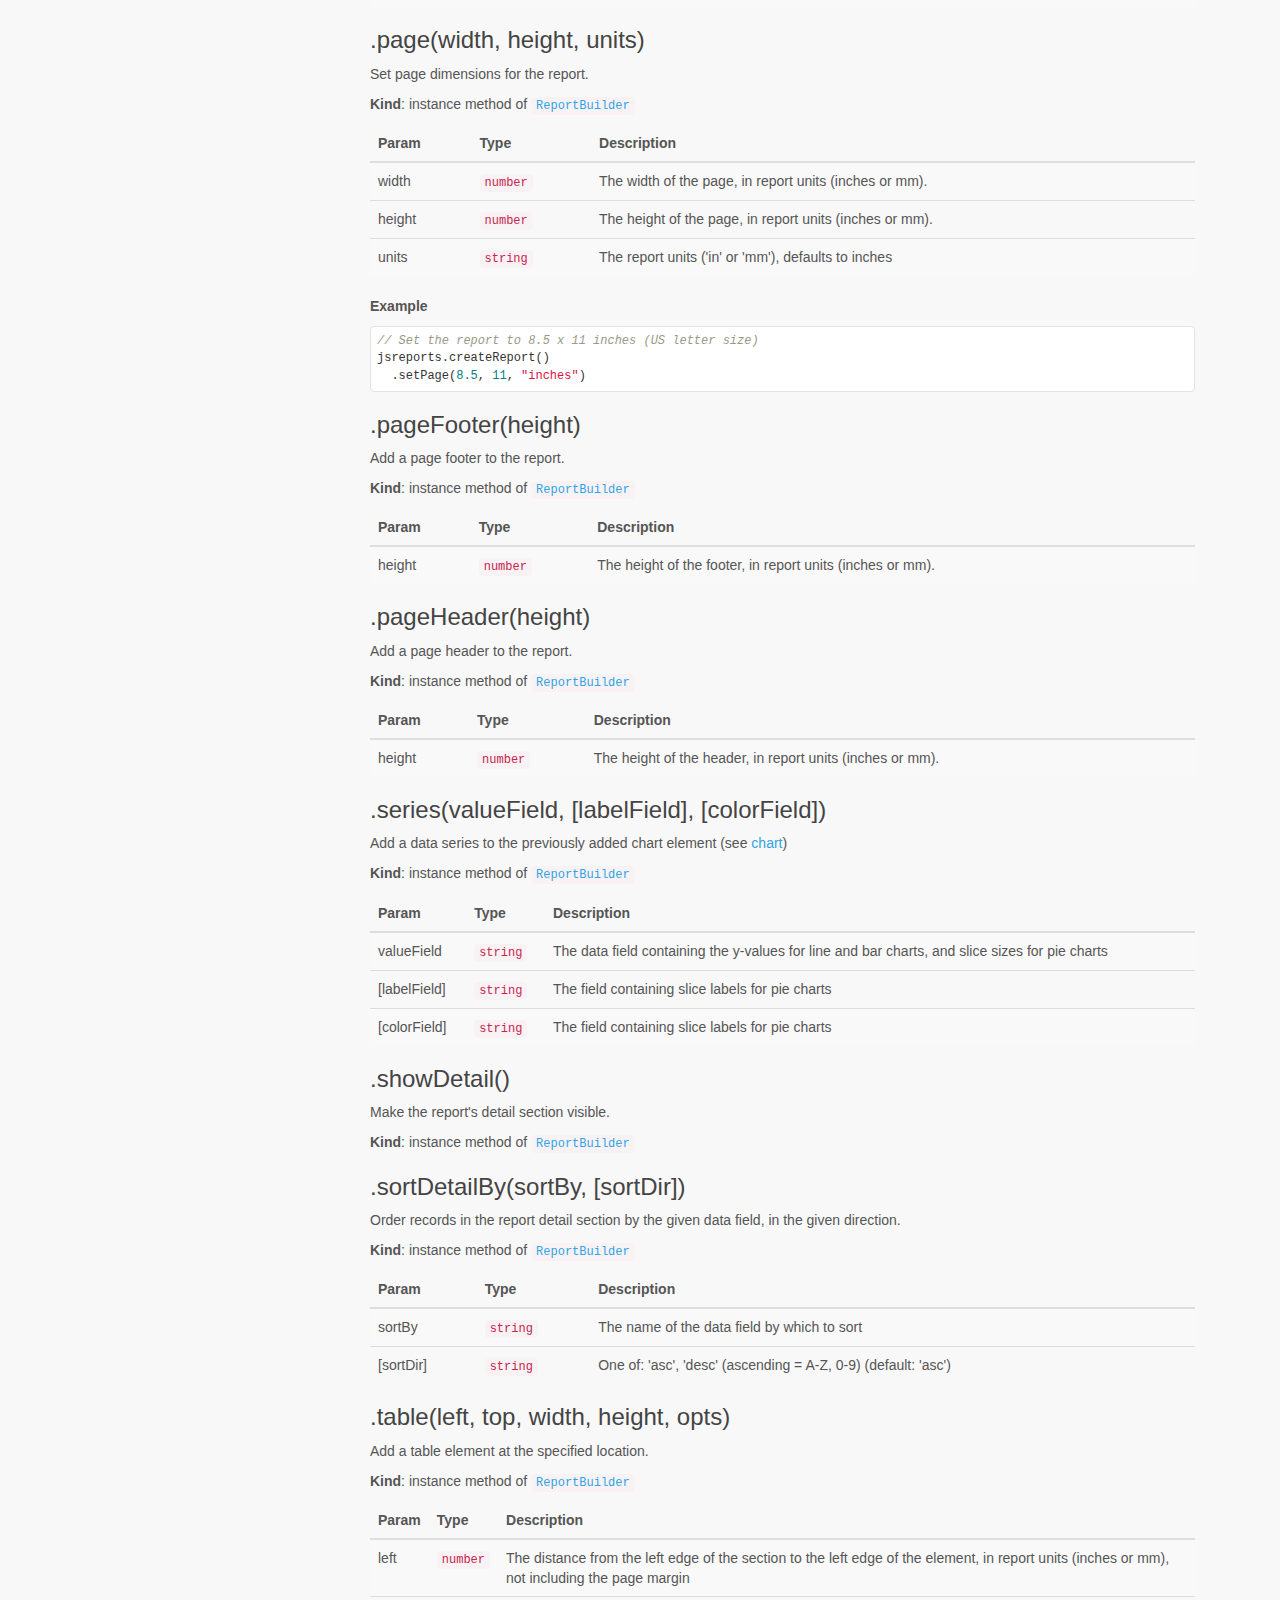
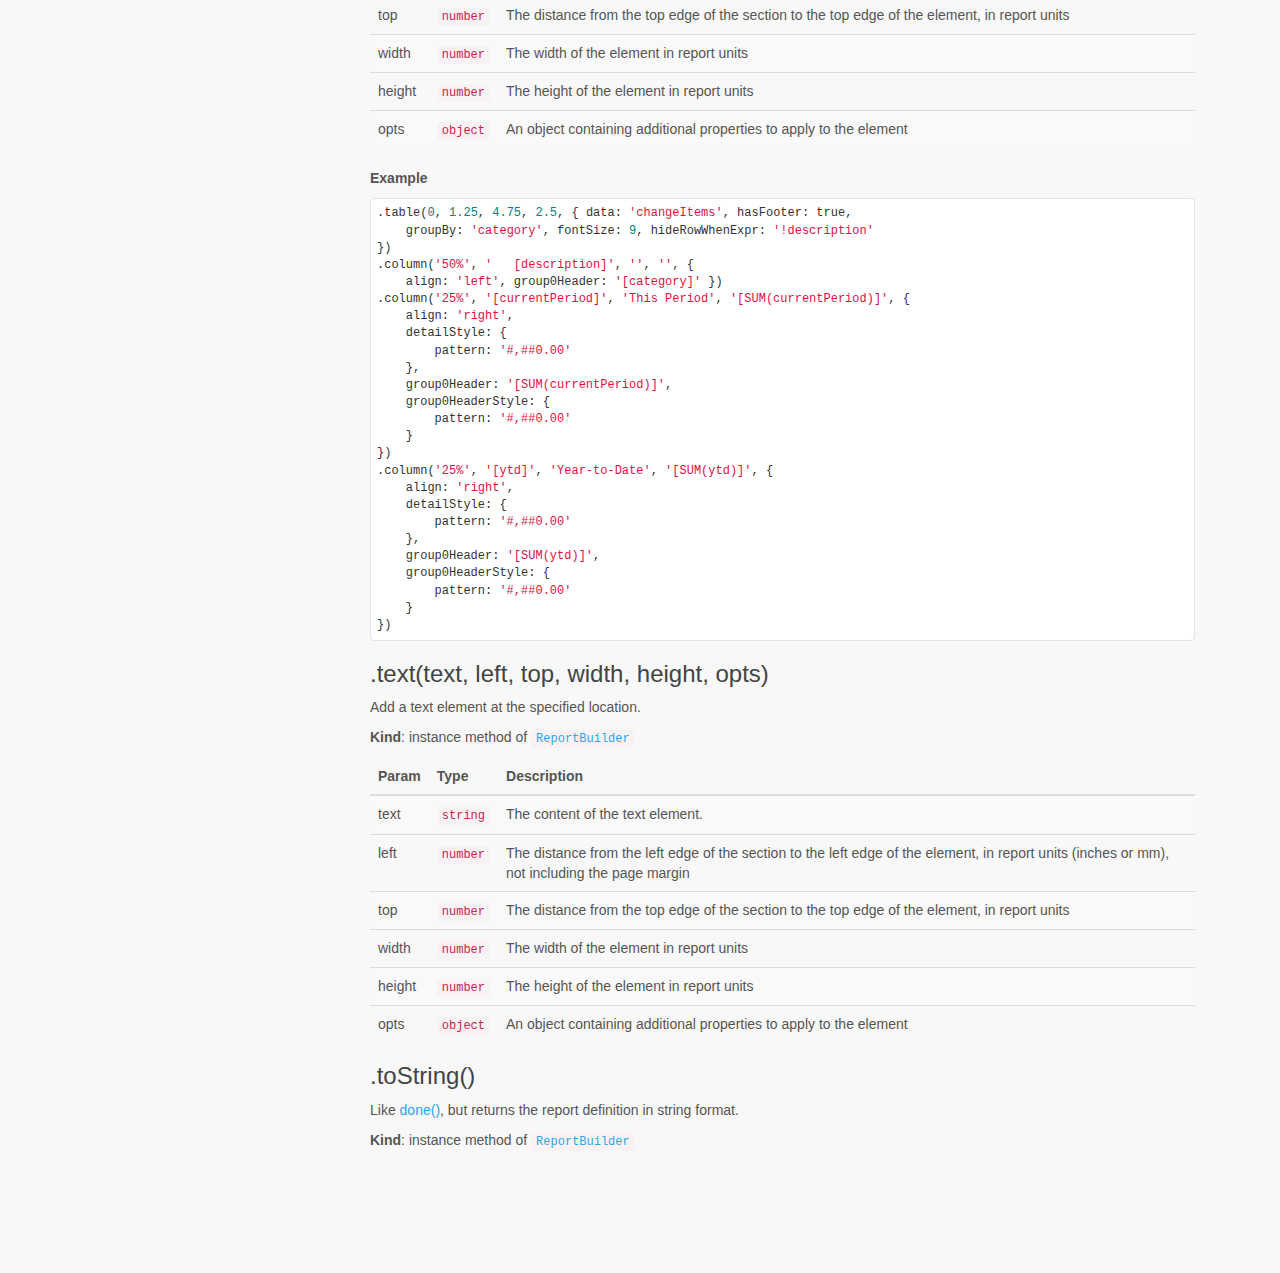
<file: src/main/resources/public/lib/jsreports/docs/reportbuilder-api/index.html>
<!DOCTYPE html>
<html lang="en">
    <head>
        <meta charset="utf-8">
        <meta http-equiv="X-UA-Compatible" content="IE=edge">
        <meta name="viewport" content="width=device-width, initial-scale=1.0">
        
        
        
        <link rel="shortcut icon" href="../img/favicon.ico">

	<title>Report Builder API - jsreports</title>

        <link href="../css/bootstrap-custom.min.css" rel="stylesheet">
        <link href="../css/font-awesome-4.5.0.css" rel="stylesheet">
        <link href="../css/base.css" rel="stylesheet">
        <link rel="stylesheet" href="../css/highlight.css">
        <link href="../jsreports-docs.css" rel="stylesheet">

        <!-- HTML5 shim and Respond.js IE8 support of HTML5 elements and media queries -->
        <!--[if lt IE 9]>
            <script src="https://oss.maxcdn.com/libs/html5shiv/3.7.0/html5shiv.js"></script>
            <script src="https://oss.maxcdn.com/libs/respond.js/1.3.0/respond.min.js"></script>
        <![endif]-->

        
    </head>

    <body>

        <div class="navbar navbar-default navbar-fixed-top" role="navigation">
    <div class="container">

        <!-- Collapsed navigation -->
        <div class="navbar-header">
            
            <!-- Expander button -->
            <button type="button" class="navbar-toggle" data-toggle="collapse" data-target=".navbar-collapse">
                <span class="sr-only">Toggle navigation</span>
                <span class="icon-bar"></span>
                <span class="icon-bar"></span>
                <span class="icon-bar"></span>
            </button>
            

            <!-- Main title -->
            <a class="navbar-brand" href="..">jsreports</a>
        </div>

        <!-- Expanded navigation -->
        <div class="navbar-collapse collapse">
            
                <!-- Main navigation -->
                <ul class="nav navbar-nav">
                
                
                    <li >
                        <a href="..">Home</a>
                    </li>
                
                
                
                    <li class="dropdown active">
                        <a href="#" class="dropdown-toggle" data-toggle="dropdown">For Developers <b class="caret"></b></a>
                        <ul class="dropdown-menu">
                        
                            
<li >
    <a href="../getting-started/">Getting Started</a>
</li>

                        
                            
<li >
    <a href="../dev/">Developer Guide</a>
</li>

                        
                            
<li >
    <a href="../examples/">Examples</a>
</li>

                        
                            
<li >
    <a href="../designer-for-jasper-reports/">Integration: Jasper Reports</a>
</li>

                        
                            
<li >
    <a href="../api/">API Reference</a>
</li>

                        
                            
<li class="active">
    <a href="./">Report Builder API</a>
</li>

                        
                            
<li >
    <a href="../reportdef/">JSON Report Format</a>
</li>

                        
                            
<li >
    <a href="../changelog/">Change Log</a>
</li>

                        
                        </ul>
                    </li>
                
                
                
                    <li >
                        <a href="../designer/">Report Designer Guide</a>
                    </li>
                
                
                </ul>
            

            <ul class="nav navbar-nav navbar-right">
                <li>
                    <a href="#" data-toggle="modal" data-target="#mkdocs_search_modal">
                        <i class="fa fa-search"></i> Search
                    </a>
                </li>
                
                    <li >
                        <a rel="next" href="../api/">
                            <i class="fa fa-arrow-left"></i> Previous
                        </a>
                    </li>
                    <li >
                        <a rel="prev" href="../reportdef/">
                            Next <i class="fa fa-arrow-right"></i>
                        </a>
                    </li>
                
                
            </ul>
        </div>
    </div>
</div>

        <div class="container">
            
                <div class="col-md-3"><div class="bs-sidebar hidden-print affix well" role="complementary">
    <ul class="nav bs-sidenav">
    
        <li class="main active"><a href="#reportbuilder">ReportBuilder</a></li>
        
            <li><a href="#new-reportbuilder">new ReportBuilder()</a></li>
        
            <li><a href="#barcodevalue-encoding-left-top-width-height-opts">.barcode(value, encoding, left, top, width, height, opts)</a></li>
        
            <li><a href="#boxfill-stroke-left-top-width-height-opts">.box(fill, stroke, left, top, width, height, opts)</a></li>
        
            <li><a href="#chartcharttype-91valuefield93-91labelfield93-left-top-width-height-opts">.chart(chartType, [valueField], [labelField], left, top, width, height, opts)</a></li>
        
            <li><a href="#columnwidth-detail-91header93-91footer93-91opts93">.column(width, detail, [header], [footer], [opts])</a></li>
        
            <li><a href="#columnfooterheight">.columnFooter(height)</a></li>
        
            <li><a href="#columnheaderheight">.columnHeader(height)</a></li>
        
            <li><a href="#datadatasourceid">.data(dataSourceId)</a></li>
        
            <li><a href="#detail">.detail()</a></li>
        
            <li><a href="#detailheight">.detailHeight()</a></li>
        
            <li><a href="#done">.done()</a></li>
        
            <li><a href="#filterbyfield-comparison-compareto">.filterBy(field, comparison, compareTo)</a></li>
        
            <li><a href="#footerheight">.footer(height)</a></li>
        
            <li><a href="#groupbygroupby-91sortby93-91sortdir93">.groupBy(groupBy, [sortBy], [sortDir])</a></li>
        
            <li><a href="#headerheight">.header(height)</a></li>
        
            <li><a href="#hidedetail">.hideDetail()</a></li>
        
            <li><a href="#imageurl-left-top-width-height-opts">.image(url, left, top, width, height, opts)</a></li>
        
            <li><a href="#inputname-type-91defaultvalue93">.input(name, type, [defaultValue])</a></li>
        
            <li><a href="#marginstop-right-bottom-left">.margins(top, right, bottom, left)</a></li>
        
            <li><a href="#namename">.name(name)</a></li>
        
            <li><a href="#pagewidth-height-units">.page(width, height, units)</a></li>
        
            <li><a href="#pagefooterheight">.pageFooter(height)</a></li>
        
            <li><a href="#pageheaderheight">.pageHeader(height)</a></li>
        
            <li><a href="#seriesvaluefield-91labelfield93-91colorfield93">.series(valueField, [labelField], [colorField])</a></li>
        
            <li><a href="#showdetail">.showDetail()</a></li>
        
            <li><a href="#sortdetailbysortby-91sortdir93">.sortDetailBy(sortBy, [sortDir])</a></li>
        
            <li><a href="#tableleft-top-width-height-opts">.table(left, top, width, height, opts)</a></li>
        
            <li><a href="#texttext-left-top-width-height-opts">.text(text, left, top, width, height, opts)</a></li>
        
            <li><a href="#tostring">.toString()</a></li>
        
    
    </ul>
</div></div>
                <div class="col-md-9" role="main">

<p><a name="ReportBuilder"></a></p>
<h2 id="reportbuilder">ReportBuilder</h2>
<p>Provides an API for programmatic construction of report definitions.  Use <code>jsreports.createReport()</code>
to get a new ReportBuilder, as shown in the example below.</p>
<p><strong>Kind</strong>: global class  </p>
<ul>
<li><a href="#ReportBuilder">ReportBuilder</a><ul>
<li><a href="#new_ReportBuilder_new">new ReportBuilder()</a></li>
<li><a href="#ReportBuilder+barcode">.barcode(value, encoding, left, top, width, height, opts)</a></li>
<li><a href="#ReportBuilder+box">.box(fill, stroke, left, top, width, height, opts)</a></li>
<li><a href="#ReportBuilder+chart">.chart(chartType, [valueField], [labelField], left, top, width, height, opts)</a></li>
<li><a href="#ReportBuilder+column">.column(width, detail, [header], [footer], [opts])</a></li>
<li><a href="#ReportBuilder+columnFooter">.columnFooter(height)</a></li>
<li><a href="#ReportBuilder+columnHeader">.columnHeader(height)</a></li>
<li><a href="#ReportBuilder+data">.data(dataSourceId)</a></li>
<li><a href="#ReportBuilder+detail">.detail()</a></li>
<li><a href="#ReportBuilder+detailHeight">.detailHeight()</a></li>
<li><a href="#ReportBuilder+done">.done()</a></li>
<li><a href="#ReportBuilder+filterBy">.filterBy(field, comparison, compareTo)</a></li>
<li><a href="#ReportBuilder+footer">.footer(height)</a></li>
<li><a href="#ReportBuilder+groupBy">.groupBy(groupBy, [sortBy], [sortDir])</a></li>
<li><a href="#ReportBuilder+header">.header(height)</a></li>
<li><a href="#ReportBuilder+hideDetail">.hideDetail()</a></li>
<li><a href="#ReportBuilder+image">.image(url, left, top, width, height, opts)</a></li>
<li><a href="#ReportBuilder+input">.input(name, type, [defaultValue])</a></li>
<li><a href="#ReportBuilder+margins">.margins(top, right, bottom, left)</a></li>
<li><a href="#ReportBuilder+name">.name(name)</a></li>
<li><a href="#ReportBuilder+page">.page(width, height, units)</a></li>
<li><a href="#ReportBuilder+pageFooter">.pageFooter(height)</a></li>
<li><a href="#ReportBuilder+pageHeader">.pageHeader(height)</a></li>
<li><a href="#ReportBuilder+series">.series(valueField, [labelField], [colorField])</a></li>
<li><a href="#ReportBuilder+showDetail">.showDetail()</a></li>
<li><a href="#ReportBuilder+sortDetailBy">.sortDetailBy(sortBy, [sortDir])</a></li>
<li><a href="#ReportBuilder+table">.table(left, top, width, height, opts)</a></li>
<li><a href="#ReportBuilder+text">.text(text, left, top, width, height, opts)</a></li>
<li><a href="#ReportBuilder+toString">.toString()</a></li>
</ul>
</li>
</ul>
<p><a name="new_ReportBuilder_new"></a></p>
<h3 id="new-reportbuilder">new ReportBuilder()</h3>
<p>Do not call directly.  Use <code>jsreports.createReport()</code> to get a new ReportBuilder.</p>
<p><strong>Example</strong>  </p>
<pre><code class="js">// Create a new report definition
var reportDef = jsreports.createReport()
 .data(&quot;time&quot;)
 .groupBy(&quot;Client_ID&quot;)
   .header()
     .text(&quot;Group header text&quot;)
   .footer()
     .text(&quot;Group footer&quot;)
 .detail()
   .text(&quot;Detail with [data]&quot;)
 .input('Client', 'text')
 .filterBy('Client_name', 'contains', '[?Client]')
 .done();

// Render the report
jsreports.render({
  report_def: reportDef,
  datasets: myDataSets,  // defined elsewhere
  target: $('#myDiv')
});
</code></pre>

<p><a name="ReportBuilder+barcode"></a></p>
<h3 id="barcodevalue-encoding-left-top-width-height-opts">.barcode(value, encoding, left, top, width, height, opts)</h3>
<p>Add a barcode element at the specified location.</p>
<p><strong>Kind</strong>: instance method of <code><a href="#ReportBuilder">ReportBuilder</a></code>  </p>
<table>
<thead>
<tr>
<th>Param</th>
<th>Type</th>
<th>Description</th>
</tr>
</thead>
<tbody>
<tr>
<td>value</td>
<td><code>string</code></td>
<td>The expression to be evaluated and displayed as a barcode</td>
</tr>
<tr>
<td>encoding</td>
<td><code>string</code></td>
<td>One of CODE39, CODE128, UPC, ITF14, pharmacode, QR</td>
</tr>
<tr>
<td>left</td>
<td><code>number</code></td>
<td>The distance from the left edge of the section to the left edge of the element, in report units (inches or mm), not including the page margin</td>
</tr>
<tr>
<td>top</td>
<td><code>number</code></td>
<td>The distance from the top edge of the section to the top edge of the element, in report units</td>
</tr>
<tr>
<td>width</td>
<td><code>number</code></td>
<td>The width of the element in report units</td>
</tr>
<tr>
<td>height</td>
<td><code>number</code></td>
<td>The height of the element in report units</td>
</tr>
<tr>
<td>opts</td>
<td><code>object</code></td>
<td>An object containing additional properties to apply to the element</td>
</tr>
</tbody>
</table>
<p><a name="ReportBuilder+box"></a></p>
<h3 id="boxfill-stroke-left-top-width-height-opts">.box(fill, stroke, left, top, width, height, opts)</h3>
<p>Add a box element at the specified location.</p>
<p><strong>Kind</strong>: instance method of <code><a href="#ReportBuilder">ReportBuilder</a></code>  </p>
<table>
<thead>
<tr>
<th>Param</th>
<th>Type</th>
<th>Description</th>
</tr>
</thead>
<tbody>
<tr>
<td>fill</td>
<td><code>string</code></td>
<td>The hex color code of the fill color, or 'transparent' (e.g. '#fc0')</td>
</tr>
<tr>
<td>stroke</td>
<td><code>string</code></td>
<td>The hex color code of the border color, or 'transparent' (e.g. '#000')</td>
</tr>
<tr>
<td>left</td>
<td><code>number</code></td>
<td>The distance from the left edge of the section to the left edge of the element, in report units (inches or mm), not including the page margin</td>
</tr>
<tr>
<td>top</td>
<td><code>number</code></td>
<td>The distance from the top edge of the section to the top edge of the element, in report units</td>
</tr>
<tr>
<td>width</td>
<td><code>number</code></td>
<td>The width of the element in report units</td>
</tr>
<tr>
<td>height</td>
<td><code>number</code></td>
<td>The height of the element in report units</td>
</tr>
<tr>
<td>opts</td>
<td><code>object</code></td>
<td>An object containing additional properties to apply to the element</td>
</tr>
</tbody>
</table>
<p><a name="ReportBuilder+chart"></a></p>
<h3 id="chartcharttype-91valuefield93-91labelfield93-left-top-width-height-opts">.chart(chartType, [valueField], [labelField], left, top, width, height, opts)</h3>
<p>Add a chart element at the specified location.</p>
<p><strong>Kind</strong>: instance method of <code><a href="#ReportBuilder">ReportBuilder</a></code>  </p>
<table>
<thead>
<tr>
<th>Param</th>
<th>Type</th>
<th>Description</th>
</tr>
</thead>
<tbody>
<tr>
<td>chartType</td>
<td><code>string</code></td>
<td>One of 'line', 'bar', 'pie'</td>
</tr>
<tr>
<td>[valueField]</td>
<td><code>string</code></td>
<td>The data field containing the y-values for line and bar charts, and slice sizes for pie charts</td>
</tr>
<tr>
<td>[labelField]</td>
<td><code>string</code></td>
<td>The field containing slice labels for pie charts</td>
</tr>
<tr>
<td>left</td>
<td><code>number</code></td>
<td>The distance from the left edge of the section to the left edge of the element, in report units (inches or mm), not including the page margin</td>
</tr>
<tr>
<td>top</td>
<td><code>number</code></td>
<td>The distance from the top edge of the section to the top edge of the element, in report units</td>
</tr>
<tr>
<td>width</td>
<td><code>number</code></td>
<td>The width of the element in report units</td>
</tr>
<tr>
<td>height</td>
<td><code>number</code></td>
<td>The height of the element in report units</td>
</tr>
<tr>
<td>opts</td>
<td><code>object</code></td>
<td>An object containing additional properties to apply to the element</td>
</tr>
</tbody>
</table>
<p><a name="ReportBuilder+column"></a></p>
<h3 id="columnwidth-detail-91header93-91footer93-91opts93">.column(width, detail, [header], [footer], [opts])</h3>
<p>Add a data series to the previously added table element (see <a href="#ReportBuilder+table">table</a>)</p>
<p><strong>Kind</strong>: instance method of <code><a href="#ReportBuilder">ReportBuilder</a></code>  </p>
<table>
<thead>
<tr>
<th>Param</th>
<th>Type</th>
<th>Description</th>
</tr>
</thead>
<tbody>
<tr>
<td>width</td>
<td><code>string</code> &#124; <code>number</code></td>
<td>The width of the column, either a percentage of the table width (e.g. '100%') or a number in report units (e.g. 4 meaning 4 inches)</td>
</tr>
<tr>
<td>detail</td>
<td><code>string</code></td>
<td>The text expression to evaluate and render in each detail cell in this column</td>
</tr>
<tr>
<td>[header]</td>
<td><code>string</code></td>
<td>The text expression to evaluate and render in the table header cell in this column (or null)</td>
</tr>
<tr>
<td>[footer]</td>
<td><code>string</code></td>
<td>The text expression to evaluate and render in the table footer cell in this column (or null)</td>
</tr>
<tr>
<td>[opts]</td>
<td><code>object</code></td>
<td>An object containing additional properties to apply to the column</td>
</tr>
</tbody>
</table>
<p><a name="ReportBuilder+columnFooter"></a></p>
<h3 id="columnfooterheight">.columnFooter(height)</h3>
<p>Add a column header to the report.</p>
<p><strong>Kind</strong>: instance method of <code><a href="#ReportBuilder">ReportBuilder</a></code>  </p>
<table>
<thead>
<tr>
<th>Param</th>
<th>Type</th>
<th>Description</th>
</tr>
</thead>
<tbody>
<tr>
<td>height</td>
<td><code>number</code></td>
<td>The height of the header, in report units (inches or mm).</td>
</tr>
</tbody>
</table>
<p><a name="ReportBuilder+columnHeader"></a></p>
<h3 id="columnheaderheight">.columnHeader(height)</h3>
<p>Add a column header to the report.</p>
<p><strong>Kind</strong>: instance method of <code><a href="#ReportBuilder">ReportBuilder</a></code>  </p>
<table>
<thead>
<tr>
<th>Param</th>
<th>Type</th>
<th>Description</th>
</tr>
</thead>
<tbody>
<tr>
<td>height</td>
<td><code>number</code></td>
<td>The height of the header, in report units (inches or mm).</td>
</tr>
</tbody>
</table>
<p><a name="ReportBuilder+data"></a></p>
<h3 id="datadatasourceid">.data(dataSourceId)</h3>
<p>Set the report's base data source.</p>
<p><strong>Kind</strong>: instance method of <code><a href="#ReportBuilder">ReportBuilder</a></code>  </p>
<table>
<thead>
<tr>
<th>Param</th>
<th>Type</th>
<th>Description</th>
</tr>
</thead>
<tbody>
<tr>
<td>dataSourceId</td>
<td><code>string</code></td>
<td>The ID of the data source; must match a defined data source ID   when the report runs</td>
</tr>
</tbody>
</table>
<p><a name="ReportBuilder+detail"></a></p>
<h3 id="detail">.detail()</h3>
<p>Move focus to the report's detail section, to add elements there using subsequent add[Element] calls.</p>
<p><strong>Kind</strong>: instance method of <code><a href="#ReportBuilder">ReportBuilder</a></code><br />
<a name="ReportBuilder+detailHeight"></a></p>
<h3 id="detailheight">.detailHeight()</h3>
<p>Set the height of the report's detail section, in report units (inches or mm).</p>
<p><strong>Kind</strong>: instance method of <code><a href="#ReportBuilder">ReportBuilder</a></code><br />
<a name="ReportBuilder+done"></a></p>
<h3 id="done">.done()</h3>
<p>Return the report definition in object form.  Call this at the end of a chain of calls that define the report.
The object returned by this method is the report definition that you can pass to jsreports.render()
or jsreports.export().</p>
<p><strong>Kind</strong>: instance method of <code><a href="#ReportBuilder">ReportBuilder</a></code><br />
<strong>Example</strong>  </p>
<pre><code class="js">// Define a simple report with one text element
var reportDef = jsreports.createReport()
  .data('mydata')
  .text('Data value is [myfield]')
  .done();
</code></pre>

<p><a name="ReportBuilder+filterBy"></a></p>
<h3 id="filterbyfield-comparison-compareto">.filterBy(field, comparison, compareTo)</h3>
<p>Add a filter to restrict which records are shown in the report.
To filter by a user input, use <code>'[?InputName]'</code> syntax
in the compareTo argument.</p>
<p><strong>Kind</strong>: instance method of <code><a href="#ReportBuilder">ReportBuilder</a></code>  </p>
<table>
<thead>
<tr>
<th>Param</th>
<th>Type</th>
<th>Description</th>
</tr>
</thead>
<tbody>
<tr>
<td>field</td>
<td><code>string</code></td>
<td>Name of the data field to filter</td>
</tr>
<tr>
<td>comparison</td>
<td><code>string</code></td>
<td>One of: is, isnot, contains, doesnotcontain, gt, lt, gte, lte</td>
</tr>
<tr>
<td>compareTo</td>
<td><code>string</code></td>
<td>Expression against which the data field will be compared</td>
</tr>
</tbody>
</table>
<p><a name="ReportBuilder+footer"></a></p>
<h3 id="footerheight">.footer(height)</h3>
<p>Add a footer to the current level.  By default, the level is the report itself;
if <a href="#ReportBuilder+groupBy">groupBy</a> has been called, then the footer will be added to the most recent
grouping level.</p>
<p><strong>Kind</strong>: instance method of <code><a href="#ReportBuilder">ReportBuilder</a></code>  </p>
<table>
<thead>
<tr>
<th>Param</th>
<th>Type</th>
<th>Description</th>
</tr>
</thead>
<tbody>
<tr>
<td>height</td>
<td><code>number</code></td>
<td>The height of the footer, in report units (inches or mm).</td>
</tr>
</tbody>
</table>
<p><a name="ReportBuilder+groupBy"></a></p>
<h3 id="groupbygroupby-91sortby93-91sortdir93">.groupBy(groupBy, [sortBy], [sortDir])</h3>
<p>Add a new sub-grouping.  If groupBy has already been called, this adds a sub-grouping beneath that grouping.
Records will be grouped by the values in the groupBy data field and the groups will be arranged relative to each
other based on the sortBy data field, if specified.  Groups do not have headers or footers by default; use
<a href="#ReportBuilder+header">addHeader</a> and <a href="#ReportBuilder+footer">addFooter</a> to add them.</p>
<p><strong>Kind</strong>: instance method of <code><a href="#ReportBuilder">ReportBuilder</a></code>  </p>
<table>
<thead>
<tr>
<th>Param</th>
<th>Type</th>
<th>Description</th>
</tr>
</thead>
<tbody>
<tr>
<td>groupBy</td>
<td><code>string</code></td>
<td>The data field containing the values defining the groups</td>
</tr>
<tr>
<td>[sortBy]</td>
<td><code>string</code></td>
<td>The data field by which groups should be sorted relative to each other (default: same as groupBy)</td>
</tr>
<tr>
<td>[sortDir]</td>
<td><code>string</code></td>
<td>One of: 'asc', 'desc' (ascending = A-Z, 0-9) (default: 'asc')</td>
</tr>
</tbody>
</table>
<p><a name="ReportBuilder+header"></a></p>
<h3 id="headerheight">.header(height)</h3>
<p>Add a header to the current level.  By default, the level is the report itself;
if <a href="#ReportBuilder+groupBy">groupBy</a> has been called, then the header will be added to the most recent
grouping level.</p>
<p><strong>Kind</strong>: instance method of <code><a href="#ReportBuilder">ReportBuilder</a></code>  </p>
<table>
<thead>
<tr>
<th>Param</th>
<th>Type</th>
<th>Description</th>
</tr>
</thead>
<tbody>
<tr>
<td>height</td>
<td><code>number</code></td>
<td>The height of the header, in report units (inches or mm).</td>
</tr>
</tbody>
</table>
<p><a name="ReportBuilder+hideDetail"></a></p>
<h3 id="hidedetail">.hideDetail()</h3>
<p>Make the report's detail section invisible.</p>
<p><strong>Kind</strong>: instance method of <code><a href="#ReportBuilder">ReportBuilder</a></code><br />
<a name="ReportBuilder+image"></a></p>
<h3 id="imageurl-left-top-width-height-opts">.image(url, left, top, width, height, opts)</h3>
<p>Add an image element at the specified location.</p>
<p><strong>Kind</strong>: instance method of <code><a href="#ReportBuilder">ReportBuilder</a></code>  </p>
<table>
<thead>
<tr>
<th>Param</th>
<th>Type</th>
<th>Description</th>
</tr>
</thead>
<tbody>
<tr>
<td>url</td>
<td><code>string</code></td>
<td>The url of the image, either relative or absolute</td>
</tr>
<tr>
<td>left</td>
<td><code>number</code></td>
<td>The distance from the left edge of the section to the left edge of the element, in report units (inches or mm), not including the page margin</td>
</tr>
<tr>
<td>top</td>
<td><code>number</code></td>
<td>The distance from the top edge of the section to the top edge of the element, in report units</td>
</tr>
<tr>
<td>width</td>
<td><code>number</code></td>
<td>The width of the element in report units</td>
</tr>
<tr>
<td>height</td>
<td><code>number</code></td>
<td>The height of the element in report units</td>
</tr>
<tr>
<td>opts</td>
<td><code>object</code></td>
<td>An object containing additional properties to apply to the element</td>
</tr>
</tbody>
</table>
<p><a name="ReportBuilder+input"></a></p>
<h3 id="inputname-type-91defaultvalue93">.input(name, type, [defaultValue])</h3>
<p>Add a user input to the report.  Inputs appear in the report viewer toolbar
and allow you to filter the report by user-provided values.  To filter by
an input value, see <a href="#ReportBuilder+filterBy">addFilter</a>.</p>
<p><strong>Kind</strong>: instance method of <code><a href="#ReportBuilder">ReportBuilder</a></code>  </p>
<table>
<thead>
<tr>
<th>Param</th>
<th>Type</th>
<th>Description</th>
</tr>
</thead>
<tbody>
<tr>
<td>name</td>
<td><code>string</code></td>
<td>User-visible name of the input field</td>
</tr>
<tr>
<td>type</td>
<td><code>string</code></td>
<td>One of "text", "number", "date"</td>
</tr>
<tr>
<td>[defaultValue]</td>
<td><code>string</code></td>
<td>The default value for the input</td>
</tr>
</tbody>
</table>
<p><a name="ReportBuilder+margins"></a></p>
<h3 id="marginstop-right-bottom-left">.margins(top, right, bottom, left)</h3>
<p>Set the page margins for the report.  Margins will use the units defined
for the report in setPage, or inches if setPage is not called.
If only one argument is supplied, it will be used for all four margins.</p>
<p><strong>Kind</strong>: instance method of <code><a href="#ReportBuilder">ReportBuilder</a></code>  </p>
<table>
<thead>
<tr>
<th>Param</th>
<th>Type</th>
<th>Description</th>
</tr>
</thead>
<tbody>
<tr>
<td>top</td>
<td><code>number</code></td>
<td>The top margin height, in report units (inches or mm).</td>
</tr>
<tr>
<td>right</td>
<td><code>number</code></td>
<td>The right margin width, in report units.</td>
</tr>
<tr>
<td>bottom</td>
<td><code>number</code></td>
<td>The bottom margin height, in report units.</td>
</tr>
<tr>
<td>left</td>
<td><code>number</code></td>
<td>The left margin width, in report units.</td>
</tr>
</tbody>
</table>
<p><a name="ReportBuilder+name"></a></p>
<h3 id="namename">.name(name)</h3>
<p>Set the report's name (used to generate filenames for download)</p>
<p><strong>Kind</strong>: instance method of <code><a href="#ReportBuilder">ReportBuilder</a></code>  </p>
<table>
<thead>
<tr>
<th>Param</th>
<th>Type</th>
<th>Description</th>
</tr>
</thead>
<tbody>
<tr>
<td>name</td>
<td><code>string</code></td>
<td>The new name for the report</td>
</tr>
</tbody>
</table>
<p><a name="ReportBuilder+page"></a></p>
<h3 id="pagewidth-height-units">.page(width, height, units)</h3>
<p>Set page dimensions for the report.</p>
<p><strong>Kind</strong>: instance method of <code><a href="#ReportBuilder">ReportBuilder</a></code>  </p>
<table>
<thead>
<tr>
<th>Param</th>
<th>Type</th>
<th>Description</th>
</tr>
</thead>
<tbody>
<tr>
<td>width</td>
<td><code>number</code></td>
<td>The width of the page, in report units (inches or mm).</td>
</tr>
<tr>
<td>height</td>
<td><code>number</code></td>
<td>The height of the page, in report units (inches or mm).</td>
</tr>
<tr>
<td>units</td>
<td><code>string</code></td>
<td>The report units ('in' or 'mm'), defaults to inches</td>
</tr>
</tbody>
</table>
<p><strong>Example</strong>  </p>
<pre><code class="js">// Set the report to 8.5 x 11 inches (US letter size)
jsreports.createReport()
  .setPage(8.5, 11, &quot;inches&quot;)
</code></pre>

<p><a name="ReportBuilder+pageFooter"></a></p>
<h3 id="pagefooterheight">.pageFooter(height)</h3>
<p>Add a page footer to the report.</p>
<p><strong>Kind</strong>: instance method of <code><a href="#ReportBuilder">ReportBuilder</a></code>  </p>
<table>
<thead>
<tr>
<th>Param</th>
<th>Type</th>
<th>Description</th>
</tr>
</thead>
<tbody>
<tr>
<td>height</td>
<td><code>number</code></td>
<td>The height of the footer, in report units (inches or mm).</td>
</tr>
</tbody>
</table>
<p><a name="ReportBuilder+pageHeader"></a></p>
<h3 id="pageheaderheight">.pageHeader(height)</h3>
<p>Add a page header to the report.</p>
<p><strong>Kind</strong>: instance method of <code><a href="#ReportBuilder">ReportBuilder</a></code>  </p>
<table>
<thead>
<tr>
<th>Param</th>
<th>Type</th>
<th>Description</th>
</tr>
</thead>
<tbody>
<tr>
<td>height</td>
<td><code>number</code></td>
<td>The height of the header, in report units (inches or mm).</td>
</tr>
</tbody>
</table>
<p><a name="ReportBuilder+series"></a></p>
<h3 id="seriesvaluefield-91labelfield93-91colorfield93">.series(valueField, [labelField], [colorField])</h3>
<p>Add a data series to the previously added chart element (see <a href="#ReportBuilder+chart">chart</a>)</p>
<p><strong>Kind</strong>: instance method of <code><a href="#ReportBuilder">ReportBuilder</a></code>  </p>
<table>
<thead>
<tr>
<th>Param</th>
<th>Type</th>
<th>Description</th>
</tr>
</thead>
<tbody>
<tr>
<td>valueField</td>
<td><code>string</code></td>
<td>The data field containing the y-values for line and bar charts, and slice sizes for pie charts</td>
</tr>
<tr>
<td>[labelField]</td>
<td><code>string</code></td>
<td>The field containing slice labels for pie charts</td>
</tr>
<tr>
<td>[colorField]</td>
<td><code>string</code></td>
<td>The field containing slice labels for pie charts</td>
</tr>
</tbody>
</table>
<p><a name="ReportBuilder+showDetail"></a></p>
<h3 id="showdetail">.showDetail()</h3>
<p>Make the report's detail section visible.</p>
<p><strong>Kind</strong>: instance method of <code><a href="#ReportBuilder">ReportBuilder</a></code><br />
<a name="ReportBuilder+sortDetailBy"></a></p>
<h3 id="sortdetailbysortby-91sortdir93">.sortDetailBy(sortBy, [sortDir])</h3>
<p>Order records in the report detail section by the given data field, in the given direction.</p>
<p><strong>Kind</strong>: instance method of <code><a href="#ReportBuilder">ReportBuilder</a></code>  </p>
<table>
<thead>
<tr>
<th>Param</th>
<th>Type</th>
<th>Description</th>
</tr>
</thead>
<tbody>
<tr>
<td>sortBy</td>
<td><code>string</code></td>
<td>The name of the data field by which to sort</td>
</tr>
<tr>
<td>[sortDir]</td>
<td><code>string</code></td>
<td>One of: 'asc', 'desc' (ascending = A-Z, 0-9) (default: 'asc')</td>
</tr>
</tbody>
</table>
<p><a name="ReportBuilder+table"></a></p>
<h3 id="tableleft-top-width-height-opts">.table(left, top, width, height, opts)</h3>
<p>Add a table element at the specified location.</p>
<p><strong>Kind</strong>: instance method of <code><a href="#ReportBuilder">ReportBuilder</a></code>  </p>
<table>
<thead>
<tr>
<th>Param</th>
<th>Type</th>
<th>Description</th>
</tr>
</thead>
<tbody>
<tr>
<td>left</td>
<td><code>number</code></td>
<td>The distance from the left edge of the section to the left edge of the element, in report units (inches or mm), not including the page margin</td>
</tr>
<tr>
<td>top</td>
<td><code>number</code></td>
<td>The distance from the top edge of the section to the top edge of the element, in report units</td>
</tr>
<tr>
<td>width</td>
<td><code>number</code></td>
<td>The width of the element in report units</td>
</tr>
<tr>
<td>height</td>
<td><code>number</code></td>
<td>The height of the element in report units</td>
</tr>
<tr>
<td>opts</td>
<td><code>object</code></td>
<td>An object containing additional properties to apply to the element</td>
</tr>
</tbody>
</table>
<p><strong>Example</strong>  </p>
<pre><code class="js">.table(0, 1.25, 4.75, 2.5, { data: 'changeItems', hasFooter: true, 
    groupBy: 'category', fontSize: 9, hideRowWhenExpr: '!description' 
})
.column('50%', '   [description]', '', '', { 
    align: 'left', group0Header: '[category]' })
.column('25%', '[currentPeriod]', 'This Period', '[SUM(currentPeriod)]', { 
    align: 'right',
    detailStyle: {
        pattern: '#,##0.00'
    },
    group0Header: '[SUM(currentPeriod)]',
    group0HeaderStyle: {
        pattern: '#,##0.00'
    }
})
.column('25%', '[ytd]', 'Year-to-Date', '[SUM(ytd)]', { 
    align: 'right',
    detailStyle: {
        pattern: '#,##0.00'
    },
    group0Header: '[SUM(ytd)]',
    group0HeaderStyle: {
        pattern: '#,##0.00'
    }
})
</code></pre>

<p><a name="ReportBuilder+text"></a></p>
<h3 id="texttext-left-top-width-height-opts">.text(text, left, top, width, height, opts)</h3>
<p>Add a text element at the specified location.</p>
<p><strong>Kind</strong>: instance method of <code><a href="#ReportBuilder">ReportBuilder</a></code>  </p>
<table>
<thead>
<tr>
<th>Param</th>
<th>Type</th>
<th>Description</th>
</tr>
</thead>
<tbody>
<tr>
<td>text</td>
<td><code>string</code></td>
<td>The content of the text element.</td>
</tr>
<tr>
<td>left</td>
<td><code>number</code></td>
<td>The distance from the left edge of the section to the left edge of the element, in report units (inches or mm), not including the page margin</td>
</tr>
<tr>
<td>top</td>
<td><code>number</code></td>
<td>The distance from the top edge of the section to the top edge of the element, in report units</td>
</tr>
<tr>
<td>width</td>
<td><code>number</code></td>
<td>The width of the element in report units</td>
</tr>
<tr>
<td>height</td>
<td><code>number</code></td>
<td>The height of the element in report units</td>
</tr>
<tr>
<td>opts</td>
<td><code>object</code></td>
<td>An object containing additional properties to apply to the element</td>
</tr>
</tbody>
</table>
<p><a name="ReportBuilder+toString"></a></p>
<h3 id="tostring">.toString()</h3>
<p>Like <a href="#ReportBuilder+done">done()</a>, but returns the report definition in string format.</p>
<p><strong>Kind</strong>: instance method of <code><a href="#ReportBuilder">ReportBuilder</a></code>  </p></div>
            
        </div>

        <footer class="col-md-12">
            <hr>
            
            <p>Documentation built with <a href="http://www.mkdocs.org/">MkDocs</a>.</p>
        </footer>

        <script src="../js/jquery-1.10.2.min.js"></script>
        <script src="../js/bootstrap-3.0.3.min.js"></script>
        <script src="../js/highlight.pack.js"></script>
        <script>var base_url = '..';</script>
        <script data-main="../mkdocs/js/search.js" src="../mkdocs/js/require.js"></script>
        <script src="../js/base.js"></script>
        <script src="../highlight.pack.js"></script>

        <div class="modal" id="mkdocs_search_modal" tabindex="-1" role="dialog" aria-labelledby="Search Modal" aria-hidden="true">
            <div class="modal-dialog">
                <div class="modal-content">
                    <div class="modal-header">
                        <button type="button" class="close" data-dismiss="modal"><span aria-hidden="true">&times;</span><span class="sr-only">Close</span></button>
                        <h4 class="modal-title" id="exampleModalLabel">Search</h4>
                    </div>
                    <div class="modal-body">
                        <p>
                            From here you can search these documents. Enter
                            your search terms below.
                        </p>
                        <form role="form">
                            <div class="form-group">
                                <input type="text" class="form-control" placeholder="Search..." id="mkdocs-search-query">
                            </div>
                        </form>
                        <div id="mkdocs-search-results"></div>
                    </div>
                    <div class="modal-footer">
                    </div>
                </div>
            </div>
        </div>

    </body>
<script src="//static.getclicky.com/js" type="text/javascript"></script>
<script type="text/javascript">try{ if (location.href.toLowerCase().indexOf('jsreports.com') > -1) { clicky.init(100739351); } } catch(e){}</script>
</html>
</file>
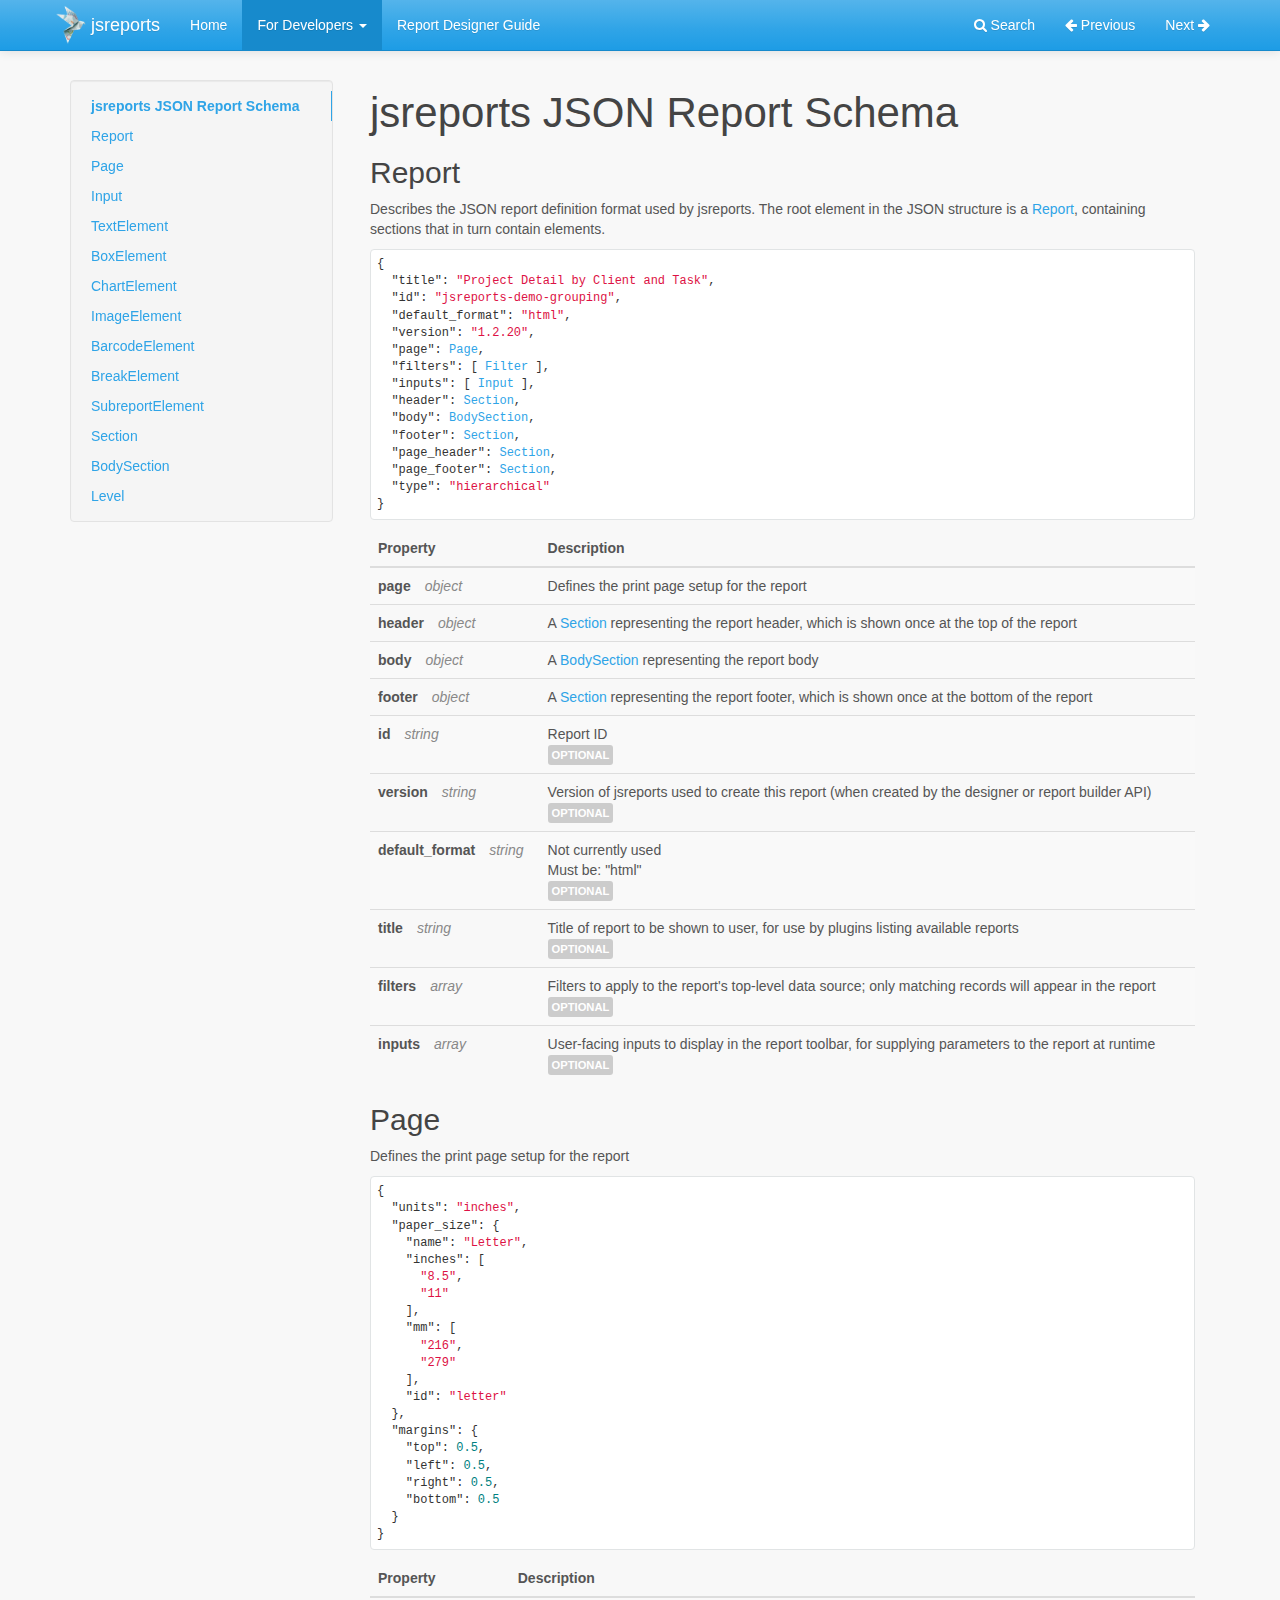
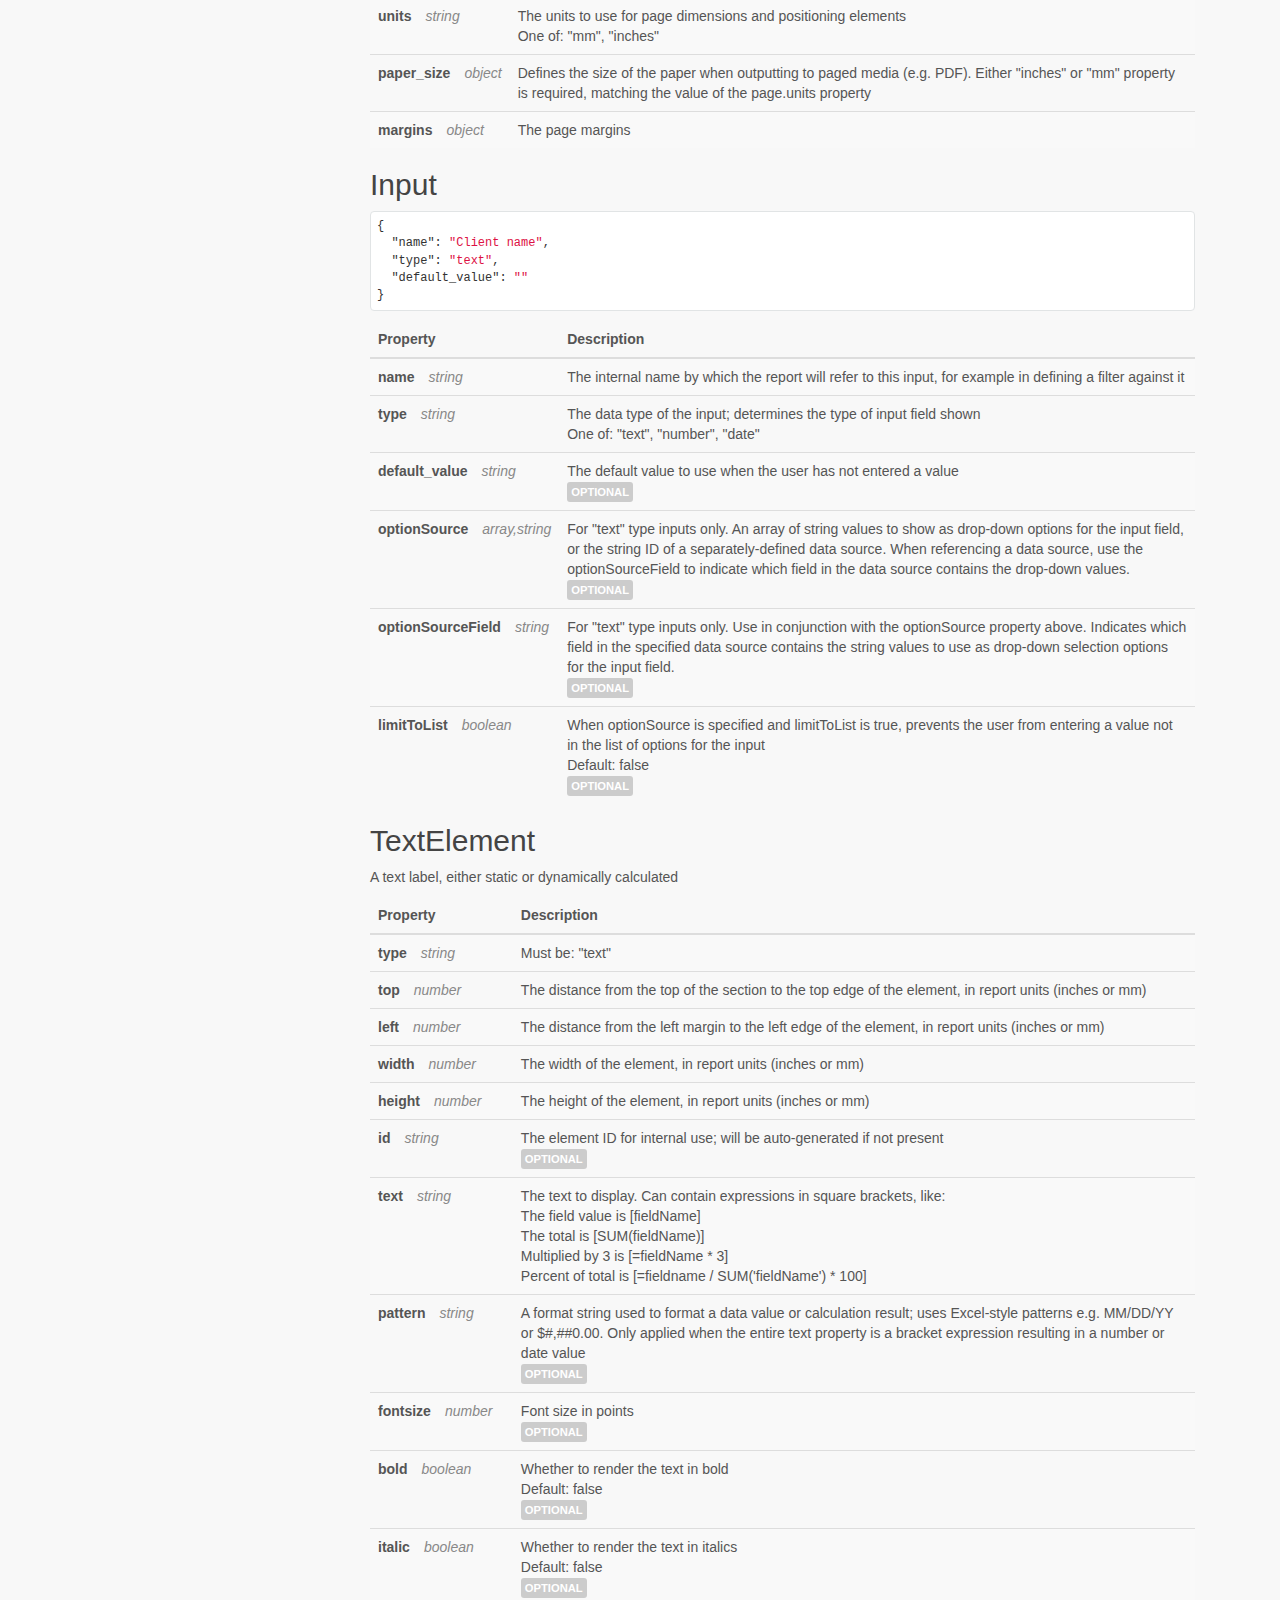
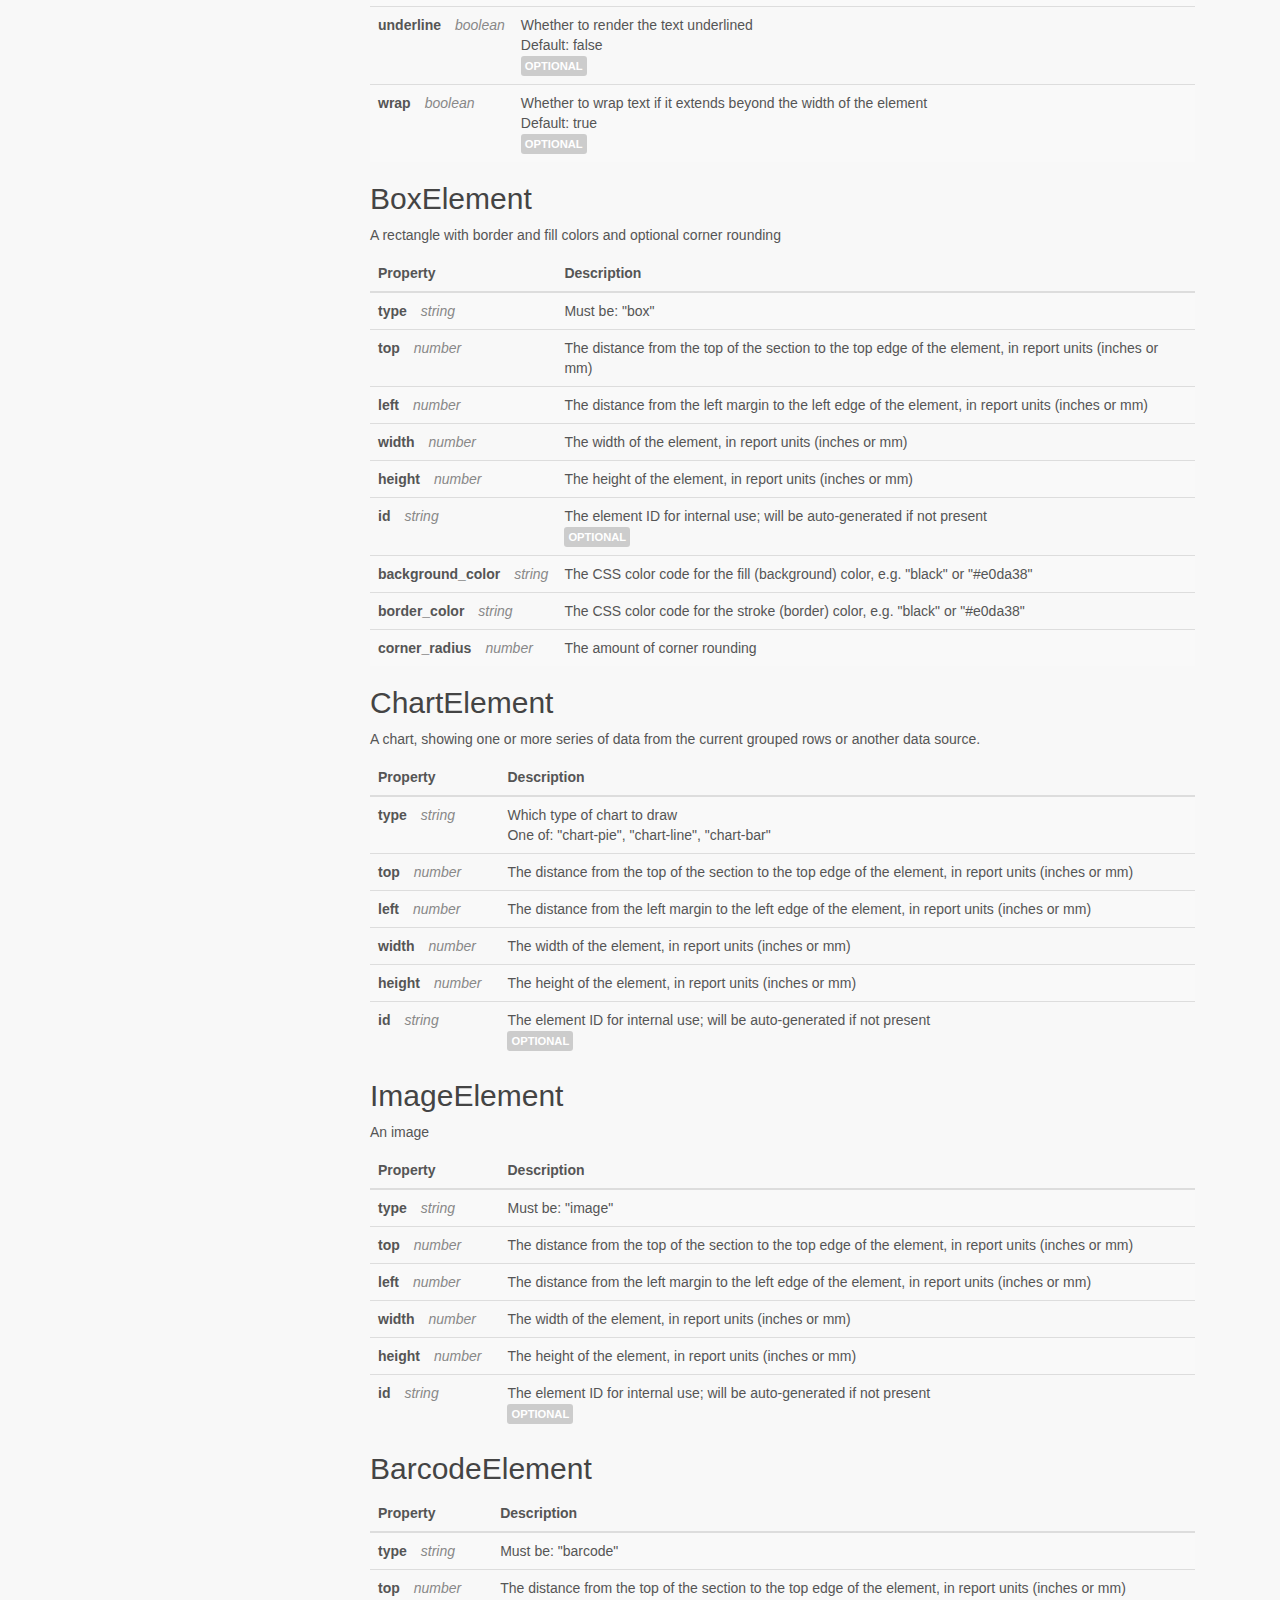
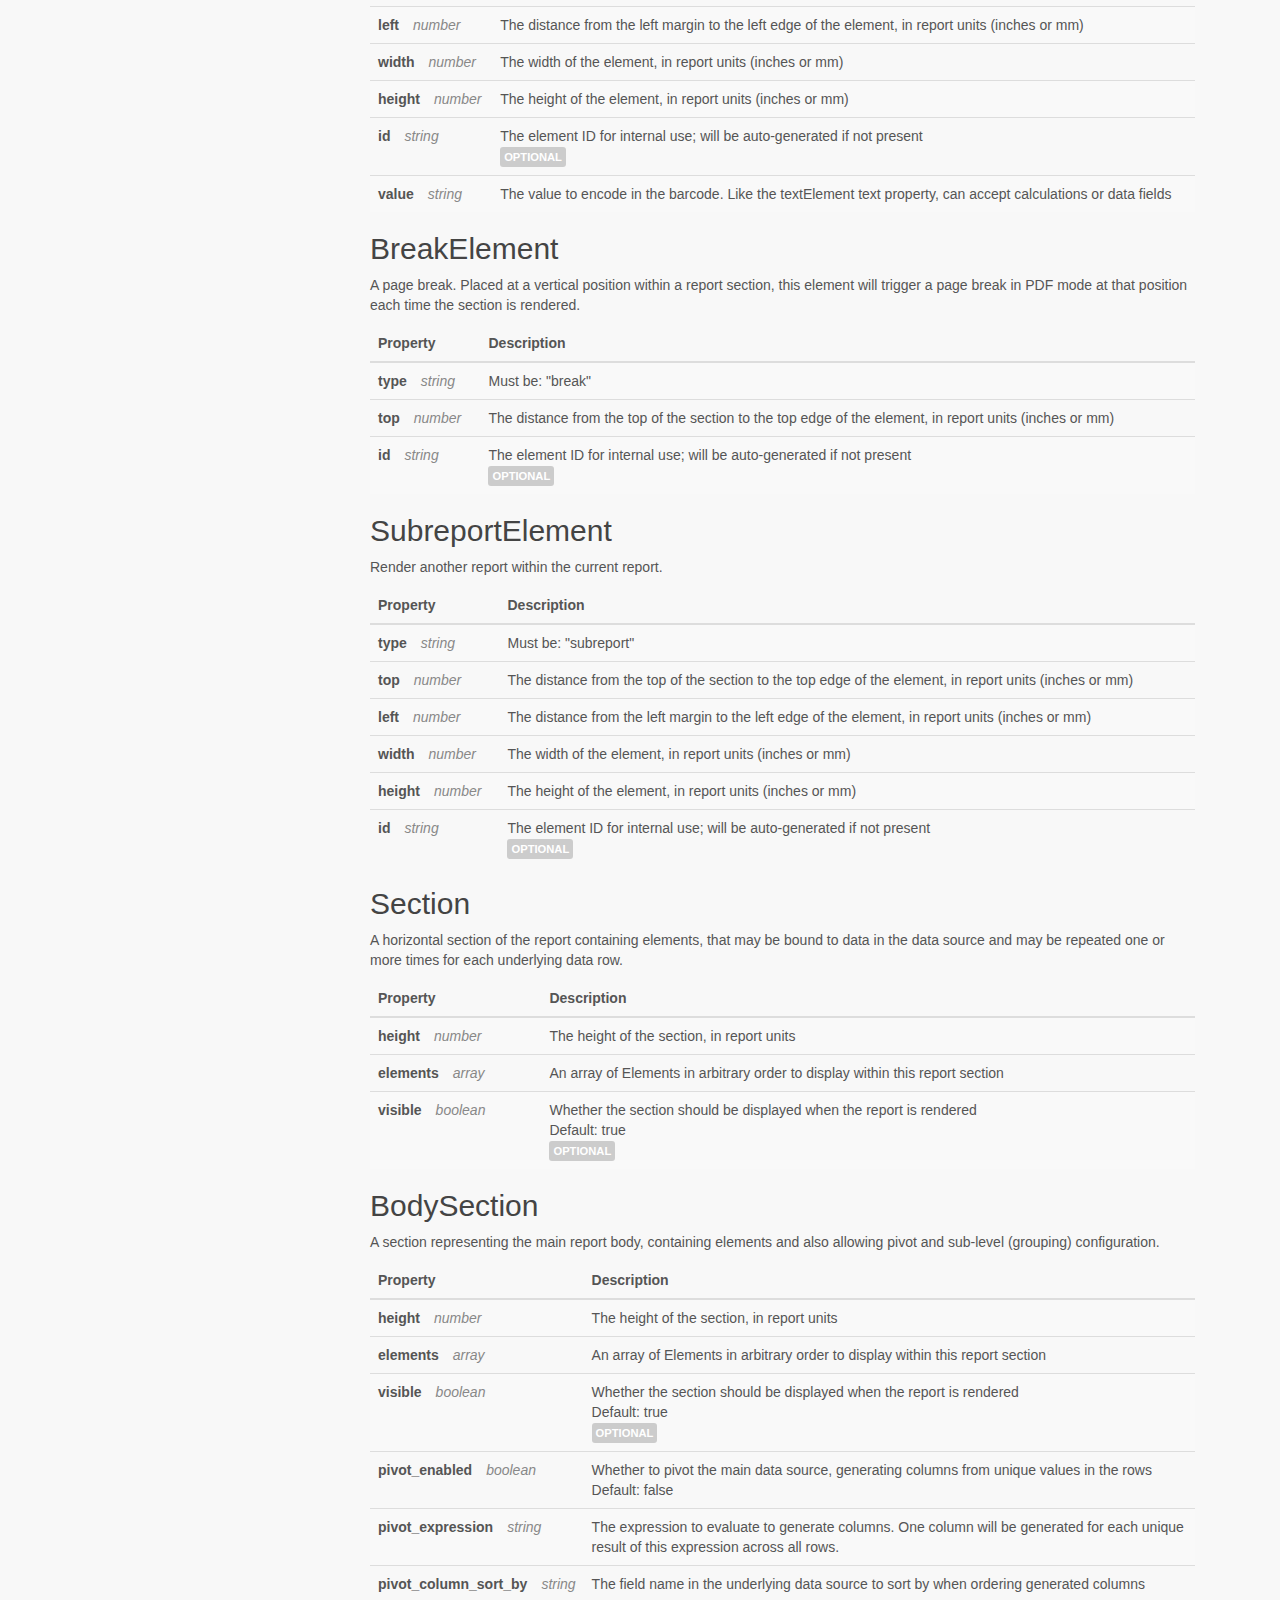
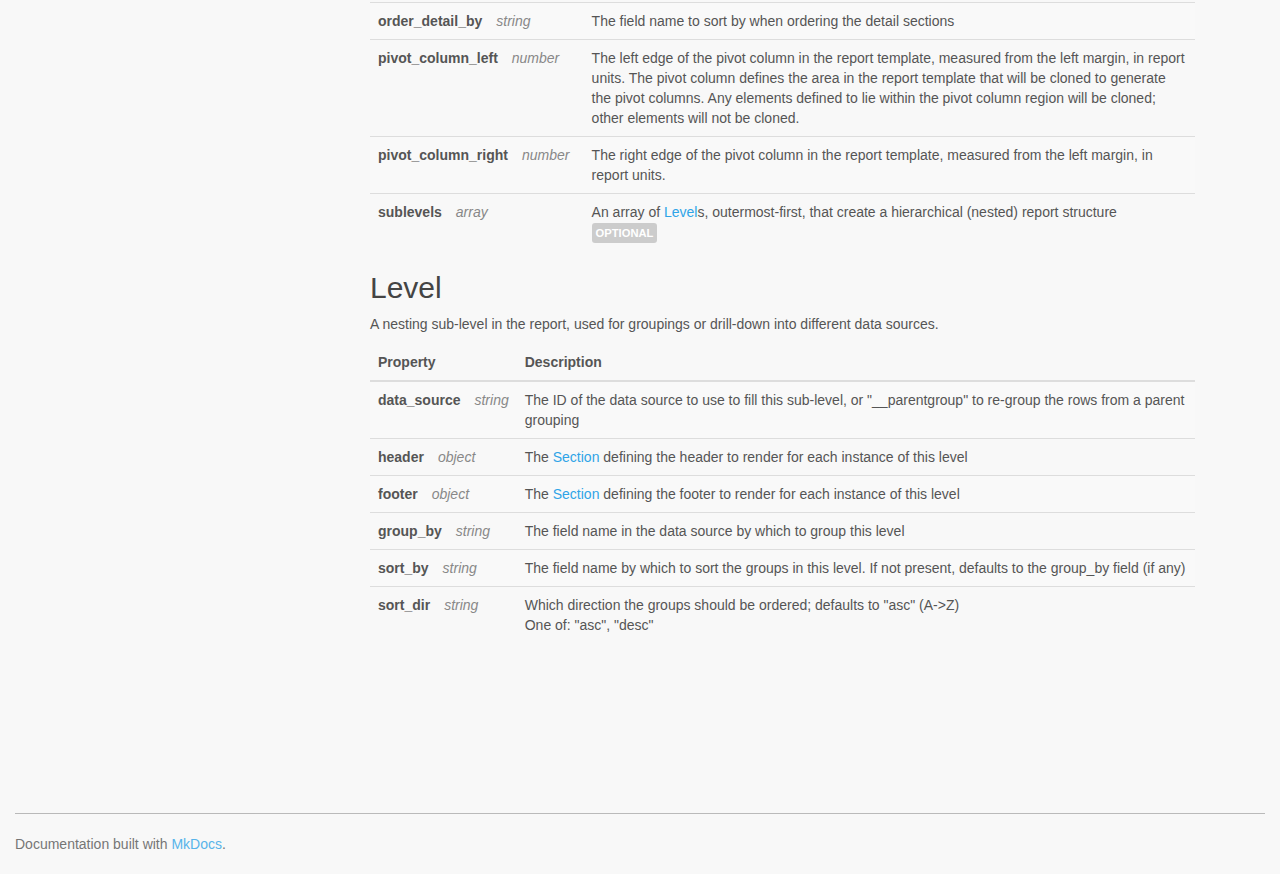
<file: src/main/resources/public/lib/jsreports/docs/reportdef/index.html>
<!DOCTYPE html>
<html lang="en">
    <head>
        <meta charset="utf-8">
        <meta http-equiv="X-UA-Compatible" content="IE=edge">
        <meta name="viewport" content="width=device-width, initial-scale=1.0">
        
        
        
        <link rel="shortcut icon" href="../img/favicon.ico">

	<title>JSON Report Format - jsreports</title>

        <link href="../css/bootstrap-custom.min.css" rel="stylesheet">
        <link href="../css/font-awesome-4.5.0.css" rel="stylesheet">
        <link href="../css/base.css" rel="stylesheet">
        <link rel="stylesheet" href="../css/highlight.css">
        <link href="../jsreports-docs.css" rel="stylesheet">

        <!-- HTML5 shim and Respond.js IE8 support of HTML5 elements and media queries -->
        <!--[if lt IE 9]>
            <script src="https://oss.maxcdn.com/libs/html5shiv/3.7.0/html5shiv.js"></script>
            <script src="https://oss.maxcdn.com/libs/respond.js/1.3.0/respond.min.js"></script>
        <![endif]-->

        
    </head>

    <body>

        <div class="navbar navbar-default navbar-fixed-top" role="navigation">
    <div class="container">

        <!-- Collapsed navigation -->
        <div class="navbar-header">
            
            <!-- Expander button -->
            <button type="button" class="navbar-toggle" data-toggle="collapse" data-target=".navbar-collapse">
                <span class="sr-only">Toggle navigation</span>
                <span class="icon-bar"></span>
                <span class="icon-bar"></span>
                <span class="icon-bar"></span>
            </button>
            

            <!-- Main title -->
            <a class="navbar-brand" href="..">jsreports</a>
        </div>

        <!-- Expanded navigation -->
        <div class="navbar-collapse collapse">
            
                <!-- Main navigation -->
                <ul class="nav navbar-nav">
                
                
                    <li >
                        <a href="..">Home</a>
                    </li>
                
                
                
                    <li class="dropdown active">
                        <a href="#" class="dropdown-toggle" data-toggle="dropdown">For Developers <b class="caret"></b></a>
                        <ul class="dropdown-menu">
                        
                            
<li >
    <a href="../getting-started/">Getting Started</a>
</li>

                        
                            
<li >
    <a href="../dev/">Developer Guide</a>
</li>

                        
                            
<li >
    <a href="../examples/">Examples</a>
</li>

                        
                            
<li >
    <a href="../designer-for-jasper-reports/">Integration: Jasper Reports</a>
</li>

                        
                            
<li >
    <a href="../api/">API Reference</a>
</li>

                        
                            
<li >
    <a href="../reportbuilder-api/">Report Builder API</a>
</li>

                        
                            
<li class="active">
    <a href="./">JSON Report Format</a>
</li>

                        
                            
<li >
    <a href="../changelog/">Change Log</a>
</li>

                        
                        </ul>
                    </li>
                
                
                
                    <li >
                        <a href="../designer/">Report Designer Guide</a>
                    </li>
                
                
                </ul>
            

            <ul class="nav navbar-nav navbar-right">
                <li>
                    <a href="#" data-toggle="modal" data-target="#mkdocs_search_modal">
                        <i class="fa fa-search"></i> Search
                    </a>
                </li>
                
                    <li >
                        <a rel="next" href="../reportbuilder-api/">
                            <i class="fa fa-arrow-left"></i> Previous
                        </a>
                    </li>
                    <li >
                        <a rel="prev" href="../changelog/">
                            Next <i class="fa fa-arrow-right"></i>
                        </a>
                    </li>
                
                
            </ul>
        </div>
    </div>
</div>

        <div class="container">
            
                <div class="col-md-3"><div class="bs-sidebar hidden-print affix well" role="complementary">
    <ul class="nav bs-sidenav">
    
        <li class="main active"><a href="#jsreports-json-report-schema">jsreports JSON Report Schema</a></li>
        
            <li><a href="#report">Report</a></li>
        
            <li><a href="#page">Page</a></li>
        
            <li><a href="#input">Input</a></li>
        
            <li><a href="#textelement">TextElement</a></li>
        
            <li><a href="#boxelement">BoxElement</a></li>
        
            <li><a href="#chartelement">ChartElement</a></li>
        
            <li><a href="#imageelement">ImageElement</a></li>
        
            <li><a href="#barcodeelement">BarcodeElement</a></li>
        
            <li><a href="#breakelement">BreakElement</a></li>
        
            <li><a href="#subreportelement">SubreportElement</a></li>
        
            <li><a href="#section">Section</a></li>
        
            <li><a href="#bodysection">BodySection</a></li>
        
            <li><a href="#level">Level</a></li>
        
    
    </ul>
</div></div>
                <div class="col-md-9" role="main">

<h1 id="jsreports-json-report-schema">jsreports JSON Report Schema</h1>
<p><a name="Report"></a></p>
<h2 id="report">Report</h2>
<p>Describes the JSON report definition format used by jsreports.  The root element in the JSON structure is a <a href="#report">Report</a>, containing sections that in turn contain elements.
<pre><code class="json">{
  "title": "Project Detail by Client and Task",
  "id": "jsreports-demo-grouping",
  "default_format": "html",
  "version": "1.2.20",
  "page": <a href=#Page>Page</a>,
  "filters": [ <a href=#Filter>Filter</a> ],
  "inputs": [ <a href=#Input>Input</a> ],
  "header": <a href=#Section>Section</a>,
  "body": <a href=#BodySection>BodySection</a>,
  "footer": <a href=#Section>Section</a>,
  "page_header": <a href=#Section>Section</a>,
  "page_footer": <a href=#Section>Section</a>,
  "type": "hierarchical"
}</code></pre></p>
<table>
<thead>
<tr>
<th>Property</th>
<th>Description</th>
</tr>
</thead>
<tbody>
<tr>
<td><span class="prop">page</span><span class="proptype">object</span></td>
<td>Defines the print page setup for the report</td>
</tr>
<tr>
<td><span class="prop">header</span><span class="proptype">object</span></td>
<td>A <a href="#Section">Section</a> representing the report header, which is shown once at the top of the report</td>
</tr>
<tr>
<td><span class="prop">body</span><span class="proptype">object</span></td>
<td>A <a href="#BodySection">BodySection</a> representing the report body</td>
</tr>
<tr>
<td><span class="prop">footer</span><span class="proptype">object</span></td>
<td>A <a href="#Section">Section</a> representing the report footer, which is shown once at the bottom of the report</td>
</tr>
<tr>
<td><span class="prop">id</span><span class="proptype">string</span></td>
<td>Report ID <div class="proptags"><div class="tagopt">OPTIONAL</div></div></td>
</tr>
<tr>
<td><span class="prop">version</span><span class="proptype">string</span></td>
<td>Version of jsreports used to create this report (when created by the designer or report builder API) <div class="proptags"><div class="tagopt">OPTIONAL</div></div></td>
</tr>
<tr>
<td><span class="prop">default_format</span><span class="proptype">string</span></td>
<td>Not currently used<span class="prop-enum">Must be: "html"</span> <div class="proptags"><div class="tagopt">OPTIONAL</div></div></td>
</tr>
<tr>
<td><span class="prop">title</span><span class="proptype">string</span></td>
<td>Title of report to be shown to user, for use by plugins listing available reports <div class="proptags"><div class="tagopt">OPTIONAL</div></div></td>
</tr>
<tr>
<td><span class="prop">filters</span><span class="proptype">array</span></td>
<td>Filters to apply to the report's top-level data source; only matching records will appear in the report <div class="proptags"><div class="tagopt">OPTIONAL</div></div></td>
</tr>
<tr>
<td><span class="prop">inputs</span><span class="proptype">array</span></td>
<td>User-facing inputs to display in the report toolbar, for supplying parameters to the report at runtime <div class="proptags"><div class="tagopt">OPTIONAL</div></div></td>
</tr>
</tbody>
</table>
<p><a name="Page"></a></p>
<h2 id="page">Page</h2>
<p>Defines the print page setup for the report
<pre><code class="json">{
  "units": "inches",
  "paper_size": {
    "name": "Letter",
    "inches": [
      "8.5",
      "11"
    ],
    "mm": [
      "216",
      "279"
    ],
    "id": "letter"
  },
  "margins": {
    "top": 0.5,
    "left": 0.5,
    "right": 0.5,
    "bottom": 0.5
  }
}</code></pre></p>
<table>
<thead>
<tr>
<th>Property</th>
<th>Description</th>
</tr>
</thead>
<tbody>
<tr>
<td><span class="prop">units</span><span class="proptype">string</span></td>
<td>The units to use for page dimensions and positioning elements<span class="prop-enum">One of: "mm", "inches"</span></td>
</tr>
<tr>
<td><span class="prop">paper_size</span><span class="proptype">object</span></td>
<td>Defines the size of the paper when outputting to paged media (e.g. PDF).  Either "inches" or "mm" property is required, matching the value of the page.units property</td>
</tr>
<tr>
<td><span class="prop">margins</span><span class="proptype">object</span></td>
<td>The page margins</td>
</tr>
</tbody>
</table>
<p><a name="Input"></a></p>
<h2 id="input">Input</h2>
<p><pre><code class="json">{
  "name": "Client name",
  "type": "text",
  "default_value": ""
}</code></pre></p>
<table>
<thead>
<tr>
<th>Property</th>
<th>Description</th>
</tr>
</thead>
<tbody>
<tr>
<td><span class="prop">name</span><span class="proptype">string</span></td>
<td>The internal name by which the report will refer to this input, for example in defining a filter against it</td>
</tr>
<tr>
<td><span class="prop">type</span><span class="proptype">string</span></td>
<td>The data type of the input; determines the type of input field shown<span class="prop-enum">One of: "text", "number", "date"</span></td>
</tr>
<tr>
<td><span class="prop">default_value</span><span class="proptype">string</span></td>
<td>The default value to use when the user has not entered a value <div class="proptags"><div class="tagopt">OPTIONAL</div></div></td>
</tr>
<tr>
<td><span class="prop">optionSource</span><span class="proptype">array,string</span></td>
<td>For "text" type inputs only.  An array of string values to show as drop-down options for the input field, or the string ID of a separately-defined data source.  When referencing a data source, use the optionSourceField to indicate which field in the data source contains the drop-down values. <div class="proptags"><div class="tagopt">OPTIONAL</div></div></td>
</tr>
<tr>
<td><span class="prop">optionSourceField</span><span class="proptype">string</span></td>
<td>For "text" type inputs only.  Use in conjunction with the optionSource property above.  Indicates which field in the specified data source contains the string values to use as drop-down selection options for the input field. <div class="proptags"><div class="tagopt">OPTIONAL</div></div></td>
</tr>
<tr>
<td><span class="prop">limitToList</span><span class="proptype">boolean</span></td>
<td>When optionSource is specified and limitToList is true, prevents the user from entering a value not in the list of options for the input<span class="prop-default">Default: false</span> <div class="proptags"><div class="tagopt">OPTIONAL</div></div></td>
</tr>
</tbody>
</table>
<p><a name="TextElement"></a></p>
<h2 id="textelement">TextElement</h2>
<p>A text label, either static or dynamically calculated</p>
<table>
<thead>
<tr>
<th>Property</th>
<th>Description</th>
</tr>
</thead>
<tbody>
<tr>
<td><span class="prop">type</span><span class="proptype">string</span></td>
<td><span class="prop-enum">Must be: "text"</span></td>
</tr>
<tr>
<td><span class="prop">top</span><span class="proptype">number</span></td>
<td>The distance from the top of the section to the top edge of the element, in report units (inches or mm)</td>
</tr>
<tr>
<td><span class="prop">left</span><span class="proptype">number</span></td>
<td>The distance from the left margin to the left edge of the element, in report units (inches or mm)</td>
</tr>
<tr>
<td><span class="prop">width</span><span class="proptype">number</span></td>
<td>The width of the element, in report units (inches or mm)</td>
</tr>
<tr>
<td><span class="prop">height</span><span class="proptype">number</span></td>
<td>The height of the element, in report units (inches or mm)</td>
</tr>
<tr>
<td><span class="prop">id</span><span class="proptype">string</span></td>
<td>The element ID for internal use; will be auto-generated if not present <div class="proptags"><div class="tagopt">OPTIONAL</div></div></td>
</tr>
<tr>
<td><span class="prop">text</span><span class="proptype">string</span></td>
<td>The text to display.  Can contain expressions in square brackets, like:<br> The field value is [fieldName]<br>The total is [SUM(fieldName)]<br>Multiplied by 3 is [=fieldName * 3]<br>Percent of total is [=fieldname / SUM('fieldName') * 100]</td>
</tr>
<tr>
<td><span class="prop">pattern</span><span class="proptype">string</span></td>
<td>A format string used to format a data value or calculation result; uses Excel-style patterns e.g. MM/DD/YY or $#,##0.00.  Only applied when the entire text property is a bracket expression resulting in a number or date value <div class="proptags"><div class="tagopt">OPTIONAL</div></div></td>
</tr>
<tr>
<td><span class="prop">fontsize</span><span class="proptype">number</span></td>
<td>Font size in points <div class="proptags"><div class="tagopt">OPTIONAL</div></div></td>
</tr>
<tr>
<td><span class="prop">bold</span><span class="proptype">boolean</span></td>
<td>Whether to render the text in bold<span class="prop-default">Default: false</span> <div class="proptags"><div class="tagopt">OPTIONAL</div></div></td>
</tr>
<tr>
<td><span class="prop">italic</span><span class="proptype">boolean</span></td>
<td>Whether to render the text in italics<span class="prop-default">Default: false</span> <div class="proptags"><div class="tagopt">OPTIONAL</div></div></td>
</tr>
<tr>
<td><span class="prop">underline</span><span class="proptype">boolean</span></td>
<td>Whether to render the text underlined<span class="prop-default">Default: false</span> <div class="proptags"><div class="tagopt">OPTIONAL</div></div></td>
</tr>
<tr>
<td><span class="prop">wrap</span><span class="proptype">boolean</span></td>
<td>Whether to wrap text if it extends beyond the width of the element<span class="prop-default">Default: true</span> <div class="proptags"><div class="tagopt">OPTIONAL</div></div></td>
</tr>
</tbody>
</table>
<p><a name="BoxElement"></a></p>
<h2 id="boxelement">BoxElement</h2>
<p>A rectangle with border and fill colors and optional corner rounding</p>
<table>
<thead>
<tr>
<th>Property</th>
<th>Description</th>
</tr>
</thead>
<tbody>
<tr>
<td><span class="prop">type</span><span class="proptype">string</span></td>
<td><span class="prop-enum">Must be: "box"</span></td>
</tr>
<tr>
<td><span class="prop">top</span><span class="proptype">number</span></td>
<td>The distance from the top of the section to the top edge of the element, in report units (inches or mm)</td>
</tr>
<tr>
<td><span class="prop">left</span><span class="proptype">number</span></td>
<td>The distance from the left margin to the left edge of the element, in report units (inches or mm)</td>
</tr>
<tr>
<td><span class="prop">width</span><span class="proptype">number</span></td>
<td>The width of the element, in report units (inches or mm)</td>
</tr>
<tr>
<td><span class="prop">height</span><span class="proptype">number</span></td>
<td>The height of the element, in report units (inches or mm)</td>
</tr>
<tr>
<td><span class="prop">id</span><span class="proptype">string</span></td>
<td>The element ID for internal use; will be auto-generated if not present <div class="proptags"><div class="tagopt">OPTIONAL</div></div></td>
</tr>
<tr>
<td><span class="prop">background_color</span><span class="proptype">string</span></td>
<td>The CSS color code for the fill (background) color, e.g. "black" or "#e0da38"</td>
</tr>
<tr>
<td><span class="prop">border_color</span><span class="proptype">string</span></td>
<td>The CSS color code for the stroke (border) color, e.g. "black" or "#e0da38"</td>
</tr>
<tr>
<td><span class="prop">corner_radius</span><span class="proptype">number</span></td>
<td>The amount of corner rounding</td>
</tr>
</tbody>
</table>
<p><a name="ChartElement"></a></p>
<h2 id="chartelement">ChartElement</h2>
<p>A chart, showing one or more series of data from the current grouped rows or another data source.</p>
<table>
<thead>
<tr>
<th>Property</th>
<th>Description</th>
</tr>
</thead>
<tbody>
<tr>
<td><span class="prop">type</span><span class="proptype">string</span></td>
<td>Which type of chart to draw<span class="prop-enum">One of: "chart-pie", "chart-line", "chart-bar"</span></td>
</tr>
<tr>
<td><span class="prop">top</span><span class="proptype">number</span></td>
<td>The distance from the top of the section to the top edge of the element, in report units (inches or mm)</td>
</tr>
<tr>
<td><span class="prop">left</span><span class="proptype">number</span></td>
<td>The distance from the left margin to the left edge of the element, in report units (inches or mm)</td>
</tr>
<tr>
<td><span class="prop">width</span><span class="proptype">number</span></td>
<td>The width of the element, in report units (inches or mm)</td>
</tr>
<tr>
<td><span class="prop">height</span><span class="proptype">number</span></td>
<td>The height of the element, in report units (inches or mm)</td>
</tr>
<tr>
<td><span class="prop">id</span><span class="proptype">string</span></td>
<td>The element ID for internal use; will be auto-generated if not present <div class="proptags"><div class="tagopt">OPTIONAL</div></div></td>
</tr>
</tbody>
</table>
<p><a name="ImageElement"></a></p>
<h2 id="imageelement">ImageElement</h2>
<p>An image</p>
<table>
<thead>
<tr>
<th>Property</th>
<th>Description</th>
</tr>
</thead>
<tbody>
<tr>
<td><span class="prop">type</span><span class="proptype">string</span></td>
<td><span class="prop-enum">Must be: "image"</span></td>
</tr>
<tr>
<td><span class="prop">top</span><span class="proptype">number</span></td>
<td>The distance from the top of the section to the top edge of the element, in report units (inches or mm)</td>
</tr>
<tr>
<td><span class="prop">left</span><span class="proptype">number</span></td>
<td>The distance from the left margin to the left edge of the element, in report units (inches or mm)</td>
</tr>
<tr>
<td><span class="prop">width</span><span class="proptype">number</span></td>
<td>The width of the element, in report units (inches or mm)</td>
</tr>
<tr>
<td><span class="prop">height</span><span class="proptype">number</span></td>
<td>The height of the element, in report units (inches or mm)</td>
</tr>
<tr>
<td><span class="prop">id</span><span class="proptype">string</span></td>
<td>The element ID for internal use; will be auto-generated if not present <div class="proptags"><div class="tagopt">OPTIONAL</div></div></td>
</tr>
</tbody>
</table>
<p><a name="BarcodeElement"></a></p>
<h2 id="barcodeelement">BarcodeElement</h2>
<table>
<thead>
<tr>
<th>Property</th>
<th>Description</th>
</tr>
</thead>
<tbody>
<tr>
<td><span class="prop">type</span><span class="proptype">string</span></td>
<td><span class="prop-enum">Must be: "barcode"</span></td>
</tr>
<tr>
<td><span class="prop">top</span><span class="proptype">number</span></td>
<td>The distance from the top of the section to the top edge of the element, in report units (inches or mm)</td>
</tr>
<tr>
<td><span class="prop">left</span><span class="proptype">number</span></td>
<td>The distance from the left margin to the left edge of the element, in report units (inches or mm)</td>
</tr>
<tr>
<td><span class="prop">width</span><span class="proptype">number</span></td>
<td>The width of the element, in report units (inches or mm)</td>
</tr>
<tr>
<td><span class="prop">height</span><span class="proptype">number</span></td>
<td>The height of the element, in report units (inches or mm)</td>
</tr>
<tr>
<td><span class="prop">id</span><span class="proptype">string</span></td>
<td>The element ID for internal use; will be auto-generated if not present <div class="proptags"><div class="tagopt">OPTIONAL</div></div></td>
</tr>
<tr>
<td><span class="prop">value</span><span class="proptype">string</span></td>
<td>The value to encode in the barcode.  Like the textElement text property, can accept calculations or data fields</td>
</tr>
</tbody>
</table>
<p><a name="BreakElement"></a></p>
<h2 id="breakelement">BreakElement</h2>
<p>A page break.  Placed at a vertical position within a report section, this element will trigger a page break in PDF mode at that position each time the section is rendered.</p>
<table>
<thead>
<tr>
<th>Property</th>
<th>Description</th>
</tr>
</thead>
<tbody>
<tr>
<td><span class="prop">type</span><span class="proptype">string</span></td>
<td><span class="prop-enum">Must be: "break"</span></td>
</tr>
<tr>
<td><span class="prop">top</span><span class="proptype">number</span></td>
<td>The distance from the top of the section to the top edge of the element, in report units (inches or mm)</td>
</tr>
<tr>
<td><span class="prop">id</span><span class="proptype">string</span></td>
<td>The element ID for internal use; will be auto-generated if not present <div class="proptags"><div class="tagopt">OPTIONAL</div></div></td>
</tr>
</tbody>
</table>
<p><a name="SubreportElement"></a></p>
<h2 id="subreportelement">SubreportElement</h2>
<p>Render another report within the current report.</p>
<table>
<thead>
<tr>
<th>Property</th>
<th>Description</th>
</tr>
</thead>
<tbody>
<tr>
<td><span class="prop">type</span><span class="proptype">string</span></td>
<td><span class="prop-enum">Must be: "subreport"</span></td>
</tr>
<tr>
<td><span class="prop">top</span><span class="proptype">number</span></td>
<td>The distance from the top of the section to the top edge of the element, in report units (inches or mm)</td>
</tr>
<tr>
<td><span class="prop">left</span><span class="proptype">number</span></td>
<td>The distance from the left margin to the left edge of the element, in report units (inches or mm)</td>
</tr>
<tr>
<td><span class="prop">width</span><span class="proptype">number</span></td>
<td>The width of the element, in report units (inches or mm)</td>
</tr>
<tr>
<td><span class="prop">height</span><span class="proptype">number</span></td>
<td>The height of the element, in report units (inches or mm)</td>
</tr>
<tr>
<td><span class="prop">id</span><span class="proptype">string</span></td>
<td>The element ID for internal use; will be auto-generated if not present <div class="proptags"><div class="tagopt">OPTIONAL</div></div></td>
</tr>
</tbody>
</table>
<p><a name="Section"></a></p>
<h2 id="section">Section</h2>
<p>A horizontal section of the report containing elements, that may be bound to data in the data source and may be repeated one or more times for each underlying data row.</p>
<table>
<thead>
<tr>
<th>Property</th>
<th>Description</th>
</tr>
</thead>
<tbody>
<tr>
<td><span class="prop">height</span><span class="proptype">number</span></td>
<td>The height of the section, in report units</td>
</tr>
<tr>
<td><span class="prop">elements</span><span class="proptype">array</span></td>
<td>An array of Elements in arbitrary order to display within this report section</td>
</tr>
<tr>
<td><span class="prop">visible</span><span class="proptype">boolean</span></td>
<td>Whether the section should be displayed when the report is rendered<span class="prop-default">Default: true</span> <div class="proptags"><div class="tagopt">OPTIONAL</div></div></td>
</tr>
</tbody>
</table>
<p><a name="BodySection"></a></p>
<h2 id="bodysection">BodySection</h2>
<p>A section representing the main report body, containing elements and also allowing pivot and sub-level (grouping) configuration.</p>
<table>
<thead>
<tr>
<th>Property</th>
<th>Description</th>
</tr>
</thead>
<tbody>
<tr>
<td><span class="prop">height</span><span class="proptype">number</span></td>
<td>The height of the section, in report units</td>
</tr>
<tr>
<td><span class="prop">elements</span><span class="proptype">array</span></td>
<td>An array of Elements in arbitrary order to display within this report section</td>
</tr>
<tr>
<td><span class="prop">visible</span><span class="proptype">boolean</span></td>
<td>Whether the section should be displayed when the report is rendered<span class="prop-default">Default: true</span> <div class="proptags"><div class="tagopt">OPTIONAL</div></div></td>
</tr>
<tr>
<td><span class="prop">pivot_enabled</span><span class="proptype">boolean</span></td>
<td>Whether to pivot the main data source, generating columns from unique values in the rows<span class="prop-default">Default: false</span></td>
</tr>
<tr>
<td><span class="prop">pivot_expression</span><span class="proptype">string</span></td>
<td>The expression to evaluate to generate columns.  One column will be generated for each unique result of this expression across all rows.</td>
</tr>
<tr>
<td><span class="prop">pivot_column_sort_by</span><span class="proptype">string</span></td>
<td>The field name in the underlying data source to sort by when ordering generated columns</td>
</tr>
<tr>
<td><span class="prop">order_detail_by</span><span class="proptype">string</span></td>
<td>The field name to sort by when ordering the detail sections</td>
</tr>
<tr>
<td><span class="prop">pivot_column_left</span><span class="proptype">number</span></td>
<td>The left edge of the pivot column in the report template, measured from the left margin, in report units.  The pivot column defines the area in the report template that will be cloned to generate the pivot columns.  Any elements defined to lie within the pivot column region will be cloned; other elements will not be cloned.</td>
</tr>
<tr>
<td><span class="prop">pivot_column_right</span><span class="proptype">number</span></td>
<td>The right edge of the pivot column in the report template, measured from the left margin, in report units.</td>
</tr>
<tr>
<td><span class="prop">sublevels</span><span class="proptype">array</span></td>
<td>An array of <a href="#Level">Level</a>s, outermost-first, that create a hierarchical (nested) report structure <div class="proptags"><div class="tagopt">OPTIONAL</div></div></td>
</tr>
</tbody>
</table>
<p><a name="Level"></a></p>
<h2 id="level">Level</h2>
<p>A nesting sub-level in the report, used for groupings or drill-down into different data sources.</p>
<table>
<thead>
<tr>
<th>Property</th>
<th>Description</th>
</tr>
</thead>
<tbody>
<tr>
<td><span class="prop">data_source</span><span class="proptype">string</span></td>
<td>The ID of the data source to use to fill this sub-level, or "__parentgroup" to re-group the rows from a parent grouping</td>
</tr>
<tr>
<td><span class="prop">header</span><span class="proptype">object</span></td>
<td>The <a href="#Section">Section</a> defining the header to render for each instance of this level</td>
</tr>
<tr>
<td><span class="prop">footer</span><span class="proptype">object</span></td>
<td>The <a href="#Section">Section</a> defining the footer to render for each instance of this level</td>
</tr>
<tr>
<td><span class="prop">group_by</span><span class="proptype">string</span></td>
<td>The field name in the data source by which to group this level</td>
</tr>
<tr>
<td><span class="prop">sort_by</span><span class="proptype">string</span></td>
<td>The field name by which to sort the groups in this level.  If not present, defaults to the group_by field (if any)</td>
</tr>
<tr>
<td><span class="prop">sort_dir</span><span class="proptype">string</span></td>
<td>Which direction the groups should be ordered; defaults to "asc" (A-&gt;Z)<span class="prop-enum">One of: "asc", "desc"</span></td>
</tr>
</tbody>
</table></div>
            
        </div>

        <footer class="col-md-12">
            <hr>
            
            <p>Documentation built with <a href="http://www.mkdocs.org/">MkDocs</a>.</p>
        </footer>

        <script src="../js/jquery-1.10.2.min.js"></script>
        <script src="../js/bootstrap-3.0.3.min.js"></script>
        <script src="../js/highlight.pack.js"></script>
        <script>var base_url = '..';</script>
        <script data-main="../mkdocs/js/search.js" src="../mkdocs/js/require.js"></script>
        <script src="../js/base.js"></script>
        <script src="../highlight.pack.js"></script>

        <div class="modal" id="mkdocs_search_modal" tabindex="-1" role="dialog" aria-labelledby="Search Modal" aria-hidden="true">
            <div class="modal-dialog">
                <div class="modal-content">
                    <div class="modal-header">
                        <button type="button" class="close" data-dismiss="modal"><span aria-hidden="true">&times;</span><span class="sr-only">Close</span></button>
                        <h4 class="modal-title" id="exampleModalLabel">Search</h4>
                    </div>
                    <div class="modal-body">
                        <p>
                            From here you can search these documents. Enter
                            your search terms below.
                        </p>
                        <form role="form">
                            <div class="form-group">
                                <input type="text" class="form-control" placeholder="Search..." id="mkdocs-search-query">
                            </div>
                        </form>
                        <div id="mkdocs-search-results"></div>
                    </div>
                    <div class="modal-footer">
                    </div>
                </div>
            </div>
        </div>

    </body>
<script src="//static.getclicky.com/js" type="text/javascript"></script>
<script type="text/javascript">try{ if (location.href.toLowerCase().indexOf('jsreports.com') > -1) { clicky.init(100739351); } } catch(e){}</script>
</html>
</file>
<file: src/main/resources/public/lib/jsreports/docs/css/base.css>
body {
    padding-top: 70px;
    background: url(../img/grid.png) repeat-x;
    background-attachment: fixed;
    background-color: #f8f8f8;
}

body > div.container {
    min-height: 400px;
}

ul.nav li.main {
    font-weight: bold;
}

div.col-md-3 {
    padding-left: 0;
}

div.col-md-9 {
    padding-bottom: 100px;
}

div.source-links {
    float: right;
}

div.col-md-9 img {
    max-width: 100%;
    display: inline;
    padding: 4px;
    line-height: 1.428571429;
    background-color: #fff;
    border: 1px solid #ddd;
    border-radius: 4px;
    margin: 20px auto 30px auto;
}

h1, h2, h3 {
    color: #444;
}

h1[id]:before, h2[id]:before, h3[id]:before, h4[id]:before, h5[id]:before, h6[id]:before {
    content: "";
    display: block;
    margin-top: -75px;
    height: 75px;
    pointer-events: none;
}

h1 {
    font-weight: 400;
    font-size: 42px;
}

h2, h3, h4, h5, h6 {
    font-weight: 300;
}

hr {
    border-top: 1px solid #aaa;
}

pre, .rst-content tt {
    max-width: 100%;
    background: #fff;
    border: solid 1px #e1e4e5;
    color: #e74c3c;
    overflow-x: auto;
}

code.code-large, .rst-content tt.code-large {
    font-size: 90%;
}

code {
    padding: 2px 5px;
    color: #c7254e;
    background-color: #f9f2f4;
    font-size: 75%;
}

code, kbd, pre, samp  {
    font-family: monospace,serif;
    font-size: 12px !important;
}

footer {
    margin-top: 30px;
    margin-bottom: 10px;
    text-align: center;
    font-weight: 200;
}

.modal-dialog {
    margin-top: 60px;
}

/*
 * Side navigation
 *
 * Scrollspy and affixed enhanced navigation to highlight sections and secondary
 * sections of docs content.
 */

/* By default it's not affixed in mobile views, so undo that */
.bs-sidebar.affix {
    position: static;
}

.bs-sidebar.well {
    padding: 0;
    max-height: 90%;
    overflow-y: auto;
}

/* First level of nav */
.bs-sidenav {
    padding-top:    10px;
    padding-bottom: 10px;
    border-radius: 5px;
}

/* All levels of nav */
.bs-sidebar .nav > li > a {
    display: block;
    padding: 5px 20px;
    z-index: 1;
}
.bs-sidebar .nav > li > a:hover,
.bs-sidebar .nav > li > a:focus {
    text-decoration: none;
    border-right: 1px solid;
}
.bs-sidebar .nav > .active > a,
.bs-sidebar .nav > .active:hover > a,
.bs-sidebar .nav > .active:focus > a {
    font-weight: bold;
    background-color: transparent;
    border-right: 1px solid;
}

/* Nav: second level (shown on .active) */
.bs-sidebar .nav .nav {
    display: none; /* Hide by default, but at >768px, show it */
    margin-bottom: 8px;
}
.bs-sidebar .nav .nav > li > a {
    padding-top:    3px;
    padding-bottom: 3px;
    padding-left: 30px;
    font-size: 90%;
}

/* Show and affix the side nav when space allows it */
@media (min-width: 992px) {
    .bs-sidebar .nav > .active > ul {
        display: block;
    }
    /* Widen the fixed sidebar */
    .bs-sidebar.affix,
    .bs-sidebar.affix-bottom {
        width: 213px;
    }
    .bs-sidebar.affix {
        position: fixed; /* Undo the static from mobile first approach */
        top: 80px;
    }
    .bs-sidebar.affix-bottom {
        position: absolute; /* Undo the static from mobile first approach */
    }
    .bs-sidebar.affix-bottom .bs-sidenav,
    .bs-sidebar.affix .bs-sidenav {
        margin-top: 0;
        margin-bottom: 0;
    }
}
@media (min-width: 1200px) {
    /* Widen the fixed sidebar again */
    .bs-sidebar.affix-bottom,
    .bs-sidebar.affix {
        width: 263px;
    }
}

.headerlink {
    font-family: FontAwesome;
    font-size: 14px;
    display: none;
    padding-left: .5em;
}

h1:hover .headerlink, h2:hover .headerlink, h3:hover .headerlink, h4:hover .headerlink, h5:hover .headerlink, h6:hover .headerlink{
    display:inline-block;
}



.admonition {
    padding: 15px;
    margin-bottom: 20px;
    border: 1px solid transparent;
    border-radius: 4px;
    text-align: left;
}

.admonition.note {
    color: #3a87ad;
    background-color: #d9edf7;
    border-color: #bce8f1;
}

.admonition.warning {
    color: #c09853;
    background-color: #fcf8e3;
    border-color: #fbeed5;
}

.admonition.danger {
    color: #b94a48;
    background-color: #f2dede;
    border-color: #eed3d7;
}

.admonition-title {
    font-weight: bold;
    text-align: left;
}


.dropdown-submenu {
    position: relative;
}

.dropdown-submenu>.dropdown-menu {
    top: 0;
    left: 100%;
    margin-top: -6px;
    margin-left: -1px;
    -webkit-border-radius: 0 6px 6px 6px;
    -moz-border-radius: 0 6px 6px;
    border-radius: 0 6px 6px 6px;
}

.dropdown-submenu:hover>.dropdown-menu {
    display: block;
}

.dropdown-submenu>a:after {
    display: block;
    content: " ";
    float: right;
    width: 0;
    height: 0;
    border-color: transparent;
    border-style: solid;
    border-width: 5px 0 5px 5px;
    border-left-color: #ccc;
    margin-top: 5px;
    margin-right: -10px;
}

.dropdown-submenu:hover>a:after {
    border-left-color: #fff;
}

.dropdown-submenu.pull-left {
    float: none;
}

.dropdown-submenu.pull-left>.dropdown-menu {
    left: -100%;
    margin-left: 10px;
    -webkit-border-radius: 6px 0 6px 6px;
    -moz-border-radius: 6px 0 6px 6px;
    border-radius: 6px 0 6px 6px;
}
</file>
<file: src/main/resources/public/lib/jsreports/docs/css/highlight.css>
/*
This is the GitHub theme for highlight.js

github.com style (c) Vasily Polovnyov <vast@whiteants.net>

*/

.hljs {
  display: block;
  overflow-x: auto;
  padding: 0.5em;
  color: #333;
  -webkit-text-size-adjust: none;
}

.hljs-comment,
.diff .hljs-header,
.hljs-javadoc {
  color: #998;
  font-style: italic;
}

.hljs-keyword,
.css .rule .hljs-keyword,
.hljs-winutils,
.nginx .hljs-title,
.hljs-subst,
.hljs-request,
.hljs-status {
  color: #333;
  font-weight: bold;
}

.hljs-number,
.hljs-hexcolor,
.ruby .hljs-constant {
  color: #008080;
}

.hljs-string,
.hljs-tag .hljs-value,
.hljs-phpdoc,
.hljs-dartdoc,
.tex .hljs-formula {
  color: #d14;
}

.hljs-title,
.hljs-id,
.scss .hljs-preprocessor {
  color: #900;
  font-weight: bold;
}

.hljs-list .hljs-keyword,
.hljs-subst {
  font-weight: normal;
}

.hljs-class .hljs-title,
.hljs-type,
.vhdl .hljs-literal,
.tex .hljs-command {
  color: #458;
  font-weight: bold;
}

.hljs-tag,
.hljs-tag .hljs-title,
.hljs-rule .hljs-property,
.django .hljs-tag .hljs-keyword {
  color: #000080;
  font-weight: normal;
}

.hljs-attribute,
.hljs-variable,
.lisp .hljs-body,
.hljs-name {
  color: #008080;
}

.hljs-regexp {
  color: #009926;
}

.hljs-symbol,
.ruby .hljs-symbol .hljs-string,
.lisp .hljs-keyword,
.clojure .hljs-keyword,
.scheme .hljs-keyword,
.tex .hljs-special,
.hljs-prompt {
  color: #990073;
}

.hljs-built_in {
  color: #0086b3;
}

.hljs-preprocessor,
.hljs-pragma,
.hljs-pi,
.hljs-doctype,
.hljs-shebang,
.hljs-cdata {
  color: #999;
  font-weight: bold;
}

.hljs-deletion {
  background: #fdd;
}

.hljs-addition {
  background: #dfd;
}

.diff .hljs-change {
  background: #0086b3;
}

.hljs-chunk {
  color: #aaa;
}
</file>
<file: src/main/resources/public/lib/jsreports/docs/jsreports-docs.css>
body {
    background-image: none;
}

pre {
    padding: 0;
}

a.navbar-brand {
    padding-left: 36px;
    background-image: url(images/jsreports-logo.png);
    background-size: 32px;
    background-repeat: no-repeat;
    background-position: 0 5px;
}

.example-thumb {
    width: 150px;
    float: left;
    margin: 0 1em 1em 0 !important;
    z-index: 1;
}

.example-separator {
    clear: both;
    margin: 1em 0;
}

ul.example-list {
    margin-left: 150px;
}

footer {
    text-align: left;
    opacity: 0.8;
}

.prop {
    font-weight: bold;
}

.proptype {
    margin-left: 1em;
    font-style: italic;
    color: #888;
}

.proptags > div {
    display: inline-block;
    margin-right: 1em;
    border-radius: 3px;
    font-weight: bold;
    color: white;
    font-size: 80%;
    padding: 2px 4px;
}

.tagopt {
    background: #ccc;
}

.prop-enum, .prop-default {
    display: block;
    /*font-size: 85%;*/
}
</file>
<file: src/main/resources/public/lib/jsreports/docs/extjs/resources/css/app-4689d2a5522dcd3c9e9923ca59c33f27.css>
html,body,div,dl,dt,dd,ul,ol,li,h1,h2,h3,h4,h5,h6,pre,code,form,fieldset,legend,input,textarea,p,blockquote,th,td{margin:0;padding:0}table{border-collapse:collapse;border-spacing:0}fieldset,img{border:0}address,caption,cite,code,dfn,em,strong,th,var{font-style:normal;font-weight:normal}li{list-style:none}caption,th{text-align:left}h1,h2,h3,h4,h5,h6{font-size:100%}q:before,q:after{content:""}abbr,acronym{border:0;font-variant:normal}sup{vertical-align:text-top}sub{vertical-align:text-bottom}input,textarea,select{font-family:inherit;font-size:inherit;font-weight:inherit}*:focus{outline:0}.x-border-box,.x-border-box *{box-sizing:border-box;-moz-box-sizing:border-box;-ms-box-sizing:border-box;-webkit-box-sizing:border-box}.x-body{color:black;font-size:12px;font-family:Helvetica Neue,Arial,sans-serif}.x-rtl{direction:rtl}.x-ltr{direction:ltr}.x-clear{overflow:hidden;clear:both;font-size:0;line-height:0;display:table}.x-strict .x-ie7 .x-clear{height:0;width:0}.x-layer{position:absolute!important;overflow:hidden;zoom:1}.x-shim{position:absolute;left:0;top:0;overflow:hidden;filter:alpha(opacity=0);opacity:0}.x-hide-display{display:none!important}.x-hide-visibility{visibility:hidden!important}.x-item-disabled .x-form-item-label,.x-item-disabled .x-form-field,.x-item-disabled .x-form-cb-label,.x-item-disabled .x-form-trigger{filter:alpha(opacity=30);opacity:.3}.x-ie6 .x-item-disabled{filter:none}.x-hidden,.x-hide-offsets{display:block!important;visibility:hidden!important;position:absolute!important;left:-10000px!important;top:-10000px!important}.x-hide-nosize{height:0!important;width:0!important}.x-masked-relative{position:relative}.x-ie6 .x-masked select,.x-ie6.x-body-masked select{visibility:hidden!important}.x-css-shadow{position:absolute;-webkit-border-radius:5px 5px;-moz-border-radius:5px 5px;-ms-border-radius:5px 5px;-o-border-radius:5px 5px;border-radius:5px 5px}.x-ie-shadow{background-color:#777;display:none;position:absolute;overflow:hidden;zoom:1}.x-box-tl{background:transparent no-repeat 0 0;zoom:1}.x-box-tc{height:8px;background:transparent repeat-x 0 0;overflow:hidden}.x-box-tr{background:transparent no-repeat right -8px}.x-box-ml{background:transparent repeat-y 0;padding-left:4px;overflow:hidden;zoom:1}.x-box-mc{background:repeat-x 0 -16px;padding:4px 10px}.x-box-mc h3{margin:0 0 4px 0;zoom:1}.x-box-mr{background:transparent repeat-y right;padding-right:4px;overflow:hidden}.x-box-bl{background:transparent no-repeat 0 -16px;zoom:1}.x-box-bc{background:transparent repeat-x 0 -8px;height:8px;overflow:hidden}.x-box-br{background:transparent no-repeat right -24px}.x-box-tl,.x-box-bl{padding-left:8px;overflow:hidden}.x-box-tr,.x-box-br{padding-right:8px;overflow:hidden}.x-box-tl{background-image:url('../../extjs/resources/themes/images/default/box/corners.gif')}.x-box-tc{background-image:url('../../extjs/resources/themes/images/default/box/tb.gif')}.x-box-tr{background-image:url('../../extjs/resources/themes/images/default/box/corners.gif')}.x-box-ml{background-image:url('../../extjs/resources/themes/images/default/box/l.gif')}.x-box-mc{background-color:#eee;background-image:url('../../extjs/resources/themes/images/default/box/tb.gif');font-family:"Myriad Pro","Myriad Web","Tahoma","Helvetica","Arial",sans-serif;color:#393939;font-size:15px}.x-box-mc h3{font-size:18px;font-weight:bold}.x-box-mr{background-image:url('../../extjs/resources/themes/images/default/box/r.gif')}.x-box-bl{background-image:url('../../extjs/resources/themes/images/default/box/corners.gif')}.x-box-bc{background-image:url('../../extjs/resources/themes/images/default/box/tb.gif')}.x-box-br{background-image:url('../../extjs/resources/themes/images/default/box/corners.gif')}.x-box-blue .x-box-bl,.x-box-blue .x-box-br,.x-box-blue .x-box-tl,.x-box-blue .x-box-tr{background-image:url('../../extjs/resources/themes/images/default/box/corners-blue.gif')}.x-box-blue .x-box-bc,.x-box-blue .x-box-mc,.x-box-blue .x-box-tc{background-image:url('../../extjs/resources/themes/images/default/box/tb-blue.gif')}.x-box-blue .x-box-mc{background-color:#c3daf9}.x-box-blue .x-box-mc h3{color:#17385b}.x-box-blue .x-box-ml{background-image:url('../../extjs/resources/themes/images/default/box/l-blue.gif')}.x-box-blue .x-box-mr{background-image:url('../../extjs/resources/themes/images/default/box/r-blue.gif')}.x-container{zoom:1}.x-container:before{content:"";clear:both;display:table}table.x-container:before,tbody.x-container:before,tr.x-container:before{display:none}.x-focus-element{position:absolute;top:-10px;left:-10px;width:0;height:0}.x-focus-frame{position:absolute;left:0;top:0;z-index:100000000;width:0;height:0}.x-focus-frame-top,.x-focus-frame-bottom,.x-focus-frame-left,.x-focus-frame-right{position:absolute;top:0;left:0}.x-focus-frame-top,.x-focus-frame-bottom{border-top:solid 2px #15428b;height:2px}.x-focus-frame-left,.x-focus-frame-right{border-left:solid 2px #15428b;width:2px}.x-mask{z-index:100;position:absolute;top:0;left:0;filter:alpha(opacity=50);opacity:.5;width:100%;height:100%;zoom:1;background:#ccc}.x-mask-msg{z-index:20001;position:absolute;top:0;left:0;padding:2px;border:1px solid;border-color:#bfbfbf;background:#fdfdfd}.x-mask-msg div{padding:5px 10px 5px 25px;background-image:url('../../extjs/resources/themes/images/default/grid/loading.gif');background-repeat:no-repeat;background-position:5px center;cursor:wait;border:1px solid #d0d0d0;background-color:#eee;color:#222;font:normal 11px Helvetica Neue,Arial,sans-serif}.x-boundlist{border-width:1px;border-style:solid;border-color:#e2cfcf;background:white}.x-boundlist .x-toolbar{border-width:1px 0 0 0}.x-strict .x-ie6 .x-boundlist-list-ct,.x-strict .x-ie7 .x-boundlist-list-ct{position:relative}.x-boundlist-item{padding:2px;user-select:none;-o-user-select:none;-ms-user-select:none;-moz-user-select:-moz-none;-webkit-user-select:none;cursor:default;cursor:pointer;cursor:hand;position:relative;border-width:1px;border-style:dotted;border-color:white}.x-boundlist-selected{background:#f0f0f0;border-color:#cfc9c9}.x-boundlist-item-over{background:#fdfdfd;border-color:#dbd7d6}.x-boundlist-floating{border-top-width:0}.x-boundlist-above{border-top-width:1px;border-bottom-width:1px}.x-btn{display:inline-block;zoom:1;*display:inline;position:relative;cursor:pointer;cursor:hand;white-space:nowrap;vertical-align:middle;background-repeat:no-repeat}.x-btn *{cursor:pointer;cursor:hand}.x-btn em{background-repeat:no-repeat}.x-btn em a{text-decoration:none;display:block;color:inherit;width:100%;zoom:1}.x-btn button{width:100%;display:block;margin:0;padding:0;border:0;background:0;outline:0 none;overflow:hidden;vertical-align:bottom;-webkit-appearance:none}.x-btn button::-moz-focus-inner{border:0;padding:0}.x-btn .x-btn-inner{display:block;white-space:nowrap;background-color:transparent;background-repeat:no-repeat;background-position:left center;overflow:hidden}.x-btn .x-btn-left .x-btn-inner{text-align:left}.x-btn .x-btn-center .x-btn-inner{text-align:center}.x-btn .x-btn-right .x-btn-inner{text-align:right}.x-btn-disabled span{filter:alpha(opacity=50);opacity:.5}.x-ie6 .x-btn-disabled span,.x-ie7 .x-btn-disabled span{filter:none}.x-ie7 .x-btn-disabled,.x-ie8 .x-btn-disabled{filter:none}.x-ie6 .x-btn-disabled .x-btn-icon,.x-ie7 .x-btn-disabled .x-btn-icon,.x-ie8 .x-btn-disabled .x-btn-icon{filter:alpha(opacity=60);opacity:.6}.x-ie9 .x-btn button{overflow:visible!important}* html .x-ie .x-btn button{width:1px}.x-ie .x-btn button{overflow-x:visible;vertical-align:baseline}.x-strict .x-ie6 .x-btn .x-frame-mc,.x-strict .x-ie7 .x-btn .x-frame-mc{height:100%}.x-btn .x-frame-mc{vertical-align:middle;white-space:nowrap;cursor:pointer}.x-btn-noicon .x-frame-mc{text-align:center}.x-btn-icon-text-left .x-btn-icon{background-position:left center}.x-btn-icon-text-right .x-btn-icon{background-position:right center}.x-btn-icon-text-top .x-btn-icon{background-position:center top}.x-btn-icon-text-bottom .x-btn-icon{background-position:center bottom}.x-btn button,.x-btn a{position:relative}.x-btn button .x-btn-icon,.x-btn a .x-btn-icon{position:absolute;background-repeat:no-repeat}.x-btn-arrow-right{background:transparent no-repeat right center;padding-right:12px}.x-btn-arrow-right .x-btn-inner{padding-right:0!important}.x-toolbar .x-btn-arrow-right{padding-right:12px}.x-btn-arrow-bottom{background:transparent no-repeat center bottom;padding-bottom:12px}.x-btn-arrow{background-image:url('../../extjs/resources/themes/images/default/button/arrow.gif');display:block}.x-btn-split-right,.x-btn-over .x-btn-split-right{background:transparent no-repeat right center;background-image:url('../../extjs/resources/themes/images/default/button/s-arrow.gif');padding-right:14px!important}.x-btn-split-bottom,.x-btn-over .x-btn-split-bottom{background:transparent no-repeat center bottom;background-image:url('../../extjs/resources/themes/images/default/button/s-arrow-b.gif');padding-bottom:14px}.x-toolbar .x-btn-split-right{background-image:url('../../extjs/resources/themes/images/default/button/s-arrow-noline.gif');padding-right:12px!important}.x-toolbar .x-btn-split-bottom{background-image:url('../../extjs/resources/themes/images/default/button/s-arrow-b-noline.gif')}.x-btn-split{display:block}.x-item-disabled,.x-item-disabled *{cursor:default}.x-cycle-fixed-width .x-btn-inner{text-align:inherit}.x-btn-over .x-btn-split-right{background-image:url('../../extjs/resources/themes/images/default/button/s-arrow-o.gif')}.x-btn-over .x-btn-split-bottom{background-image:url('../../extjs/resources/themes/images/default/button/s-arrow-bo.gif')}.x-btn-default-small{border-color:#d1d1d1}.x-btn-default-small{-webkit-border-radius:3px;-moz-border-radius:3px;-ms-border-radius:3px;-o-border-radius:3px;border-radius:3px;padding:2px 2px 2px 2px;border-width:1px;border-style:solid;background-image:none;background-color:white;background-image:-webkit-gradient(linear,50% 0,50% 100%,color-stop(0%,#fff),color-stop(48%,#f9f9f9),color-stop(52%,#e2e2e2),color-stop(100%,#e7e7e7));background-image:-webkit-linear-gradient(top,#fff,#f9f9f9 48%,#e2e2e2 52%,#e7e7e7);background-image:-moz-linear-gradient(top,#fff,#f9f9f9 48%,#e2e2e2 52%,#e7e7e7);background-image:-o-linear-gradient(top,#fff,#f9f9f9 48%,#e2e2e2 52%,#e7e7e7);background-image:linear-gradient(top,#fff,#f9f9f9 48%,#e2e2e2 52%,#e7e7e7)}.x-nlg .x-btn-default-small-mc{background-image:url('../../extjs/resources/themes/images/default/btn/btn-default-small-bg.gif');background-color:white}.x-nbr .x-btn-default-small{padding:0!important;border-width:0!important;-webkit-border-radius:0;-moz-border-radius:0;-ms-border-radius:0;-o-border-radius:0;border-radius:0;background-color:transparent;background-position:1100303px 1000303px}.x-nbr .x-btn-default-small-tl,.x-nbr .x-btn-default-small-bl,.x-nbr .x-btn-default-small-tr,.x-nbr .x-btn-default-small-br,.x-nbr .x-btn-default-small-tc,.x-nbr .x-btn-default-small-bc,.x-nbr .x-btn-default-small-ml,.x-nbr .x-btn-default-small-mr{zoom:1;background-image:url('../../extjs/resources/themes/images/default/btn/btn-default-small-corners.gif')}.x-nbr .x-btn-default-small-ml,.x-nbr .x-btn-default-small-mr{zoom:1;background-image:url('../../extjs/resources/themes/images/default/btn/btn-default-small-sides.gif');background-position:0 0}.x-nbr .x-btn-default-small-mc{padding:0}.x-strict .x-ie7 .x-btn-default-small-tl,.x-strict .x-ie7 .x-btn-default-small-bl{position:relative;right:0}.x-btn-default-small .x-btn-inner{font-size:11px;font-weight:normal;font-family:Helvetica Neue,Arial,sans-serif;color:#333;background-repeat:no-repeat;padding:0 4px}.x-btn-default-small-icon button,.x-btn-default-small-icon a,.x-btn-default-small-icon .x-btn-inner,.x-btn-default-small-noicon button,.x-btn-default-small-noicon a,.x-btn-default-small-noicon .x-btn-inner{height:16px;line-height:16px}.x-btn-default-small-icon button,.x-btn-default-small-icon a{padding:0}.x-btn-default-small-icon .x-btn-inner{width:16px;padding:0}.x-btn-default-small-icon .x-btn-icon{width:16px;height:16px;top:0;left:0;bottom:0;right:0}.x-btn-default-small-icon-text-left button,.x-btn-default-small-icon-text-left a{height:16px}.x-btn-default-small-icon-text-left .x-btn-inner{height:16px;line-height:16px;padding-left:20px}.x-btn-default-small-icon-text-left .x-btn-icon{width:16px;height:auto;top:0;left:0;bottom:0;right:auto}.x-ie6 .x-btn-default-small-icon-text-left .x-btn-icon,.x-quirks .x-btn-default-small-icon-text-left .x-btn-icon{height:16px}.x-btn-default-small-icon-text-right button,.x-btn-default-small-icon-text-right a{height:16px}.x-btn-default-small-icon-text-right .x-btn-inner{height:16px;line-height:16px;padding-right:20px!important}.x-btn-default-small-icon-text-right .x-btn-icon{width:16px;height:auto;top:0;left:auto;bottom:0;right:0}.x-ie6 .x-btn-default-small-icon-text-right .x-btn-icon,.x-quirks .x-btn-default-small-icon-text-right .x-btn-icon{height:16px}.x-btn-default-small-icon-text-top .x-btn-inner{padding-top:20px}.x-btn-default-small-icon-text-top .x-btn-icon{width:auto;height:16px;top:0;left:0;bottom:auto;right:0}.x-ie6 .x-btn-default-small-icon-text-top .x-btn-icon,.x-quirks .x-ie .x-btn-default-small-icon-text-top .x-btn-icon{width:16px}.x-btn-default-small-icon-text-bottom .x-btn-inner{padding-bottom:20px}.x-btn-default-small-icon-text-bottom .x-btn-icon{width:auto;height:16px;top:auto;left:0;bottom:0;right:0}.x-ie6 .x-btn-default-small-icon-text-bottom .x-btn-icon,.x-quirks .x-ie .x-btn-default-small-icon-text-bottom .x-btn-icon{width:16px}.x-btn-default-small-over{border-color:#e4dad9;background-image:none;background-color:white;background-image:-webkit-gradient(linear,50% 0,50% 100%,color-stop(0%,#fff),color-stop(48%,#fcf7f7),color-stop(52%,#eae5e5),color-stop(100%,#efe8e8));background-image:-webkit-linear-gradient(top,#fff,#fcf7f7 48%,#eae5e5 52%,#efe8e8);background-image:-moz-linear-gradient(top,#fff,#fcf7f7 48%,#eae5e5 52%,#efe8e8);background-image:-o-linear-gradient(top,#fff,#fcf7f7 48%,#eae5e5 52%,#efe8e8);background-image:linear-gradient(top,#fff,#fcf7f7 48%,#eae5e5 52%,#efe8e8)}.x-btn-default-small-focus{border-color:#e4dad9;background-image:none;background-color:white;background-image:-webkit-gradient(linear,50% 0,50% 100%,color-stop(0%,#fff),color-stop(48%,#fcf7f7),color-stop(52%,#eae5e5),color-stop(100%,#efe8e8));background-image:-webkit-linear-gradient(top,#fff,#fcf7f7 48%,#eae5e5 52%,#efe8e8);background-image:-moz-linear-gradient(top,#fff,#fcf7f7 48%,#eae5e5 52%,#efe8e8);background-image:-o-linear-gradient(top,#fff,#fcf7f7 48%,#eae5e5 52%,#efe8e8);background-image:linear-gradient(top,#fff,#fcf7f7 48%,#eae5e5 52%,#efe8e8)}.x-btn-default-small-menu-active,.x-btn-default-small-pressed{border-color:#d5cfcf;background-image:none;background-color:#e0e0e0;background-image:-webkit-gradient(linear,50% 0,50% 100%,color-stop(0%,#e0e0e0),color-stop(48%,#e5e5e5),color-stop(52%,#e4c3c5),color-stop(100%,#e7cbcc));background-image:-webkit-linear-gradient(top,#e0e0e0,#e5e5e5 48%,#e4c3c5 52%,#e7cbcc);background-image:-moz-linear-gradient(top,#e0e0e0,#e5e5e5 48%,#e4c3c5 52%,#e7cbcc);background-image:-o-linear-gradient(top,#e0e0e0,#e5e5e5 48%,#e4c3c5 52%,#e7cbcc);background-image:linear-gradient(top,#e0e0e0,#e5e5e5 48%,#e4c3c5 52%,#e7cbcc)}.x-btn-default-small-disabled{border-color:#e9e9e9;background-image:none;background-color:white;background-image:-webkit-gradient(linear,50% 0,50% 100%,color-stop(0%,#fff),color-stop(48%,#f9f9f9),color-stop(52%,#e2e2e2),color-stop(100%,#e7e7e7));background-image:-webkit-linear-gradient(top,#fff,#f9f9f9 48%,#e2e2e2 52%,#e7e7e7);background-image:-moz-linear-gradient(top,#fff,#f9f9f9 48%,#e2e2e2 52%,#e7e7e7);background-image:-o-linear-gradient(top,#fff,#f9f9f9 48%,#e2e2e2 52%,#e7e7e7);background-image:linear-gradient(top,#fff,#f9f9f9 48%,#e2e2e2 52%,#e7e7e7)}.x-btn-default-small-disabled .x-btn-inner{color:#333!important}.x-ie .x-btn-default-small-disabled .x-btn-inner{color:#595959!important}.x-ie6 .x-btn-default-small-disabled .x-btn-inner{color:#8c8c8c!important}.x-nbr .x-btn-default-small-over .x-frame-tl,.x-nbr .x-btn-default-small-over .x-frame-bl,.x-nbr .x-btn-default-small-over .x-frame-tr,.x-nbr .x-btn-default-small-over .x-frame-br,.x-nbr .x-btn-default-small-over .x-frame-tc,.x-nbr .x-btn-default-small-over .x-frame-bc{background-image:url('../../extjs/resources/themes/images/default/btn/btn-default-small-over-corners.gif')}.x-nbr .x-btn-default-small-over .x-frame-ml,.x-nbr .x-btn-default-small-over .x-frame-mr{background-image:url('../../extjs/resources/themes/images/default/btn/btn-default-small-over-sides.gif')}.x-nbr .x-btn-default-small-over .x-frame-mc{background-color:white;background-image:url('../../extjs/resources/themes/images/default/btn/btn-default-small-over-bg.gif')}.x-nbr .x-btn-default-small-focus .x-frame-tl,.x-nbr .x-btn-default-small-focus .x-frame-bl,.x-nbr .x-btn-default-small-focus .x-frame-tr,.x-nbr .x-btn-default-small-focus .x-frame-br,.x-nbr .x-btn-default-small-focus .x-frame-tc,.x-nbr .x-btn-default-small-focus .x-frame-bc{background-image:url('../../extjs/resources/themes/images/default/btn/btn-default-small-focus-corners.gif')}.x-nbr .x-btn-default-small-focus .x-frame-ml,.x-nbr .x-btn-default-small-focus .x-frame-mr{background-image:url('../../extjs/resources/themes/images/default/btn/btn-default-small-focus-sides.gif')}.x-nbr .x-btn-default-small-focus .x-frame-mc{background-color:white;background-image:url('../../extjs/resources/themes/images/default/btn/btn-default-small-focus-bg.gif')}.x-nbr .x-btn-default-small-menu-active .x-frame-tl,.x-nbr .x-btn-default-small-menu-active .x-frame-bl,.x-nbr .x-btn-default-small-menu-active .x-frame-tr,.x-nbr .x-btn-default-small-menu-active .x-frame-br,.x-nbr .x-btn-default-small-menu-active .x-frame-tc,.x-nbr .x-btn-default-small-menu-active .x-frame-bc,.x-nbr .x-btn-default-small-pressed .x-frame-tl,.x-nbr .x-btn-default-small-pressed .x-frame-bl,.x-nbr .x-btn-default-small-pressed .x-frame-tr,.x-nbr .x-btn-default-small-pressed .x-frame-br,.x-nbr .x-btn-default-small-pressed .x-frame-tc,.x-nbr .x-btn-default-small-pressed .x-frame-bc{background-image:url('../../extjs/resources/themes/images/default/btn/btn-default-small-pressed-corners.gif')}.x-nbr .x-btn-default-small-menu-active .x-frame-ml,.x-nbr .x-btn-default-small-menu-active .x-frame-mr,.x-nbr .x-btn-default-small-pressed .x-frame-ml,.x-nbr .x-btn-default-small-pressed .x-frame-mr{background-image:url('../../extjs/resources/themes/images/default/btn/btn-default-small-pressed-sides.gif')}.x-nbr .x-btn-default-small-menu-active .x-frame-mc,.x-nbr .x-btn-default-small-pressed .x-frame-mc{background-color:#e0e0e0;background-image:url('../../extjs/resources/themes/images/default/btn/btn-default-small-pressed-bg.gif')}.x-nbr .x-btn-default-small-disabled .x-frame-tl,.x-nbr .x-btn-default-small-disabled .x-frame-bl,.x-nbr .x-btn-default-small-disabled .x-frame-tr,.x-nbr .x-btn-default-small-disabled .x-frame-br,.x-nbr .x-btn-default-small-disabled .x-frame-tc,.x-nbr .x-btn-default-small-disabled .x-frame-bc{background-image:url('../../extjs/resources/themes/images/default/btn/btn-default-small-disabled-corners.gif')}.x-nbr .x-btn-default-small-disabled .x-frame-ml,.x-nbr .x-btn-default-small-disabled .x-frame-mr{background-image:url('../../extjs/resources/themes/images/default/btn/btn-default-small-disabled-sides.gif')}.x-nbr .x-btn-default-small-disabled .x-frame-mc{background-color:white;background-image:url('../../extjs/resources/themes/images/default/btn/btn-default-small-disabled-bg.gif')}.x-nlg .x-btn-default-small{background-repeat:repeat-x;background-image:url('../../extjs/resources/themes/images/default/btn/btn-default-small-bg.gif')}.x-nlg .x-btn-default-small-over{background-repeat:repeat-x;background-image:url('../../extjs/resources/themes/images/default/btn/btn-default-small-over-bg.gif')}.x-nlg .x-btn-default-small-focus{background-repeat:repeat-x;background-image:url('../../extjs/resources/themes/images/default/btn/btn-default-small-focus-bg.gif')}.x-nlg .x-btn-default-small-menu-active,.x-nlg .x-btn-default-small-pressed{background-repeat:repeat-x;background-image:url('../../extjs/resources/themes/images/default/btn/btn-default-small-pressed-bg.gif')}.x-nlg .x-btn-default-small-disabled{background-repeat:repeat-x;background-image:url('../../extjs/resources/themes/images/default/btn/btn-default-small-disabled-bg.gif')}.x-btn-default-medium{border-color:#d1d1d1}.x-btn-default-medium{-webkit-border-radius:3px;-moz-border-radius:3px;-ms-border-radius:3px;-o-border-radius:3px;border-radius:3px;padding:3px 3px 3px 3px;border-width:1px;border-style:solid;background-image:none;background-color:white;background-image:-webkit-gradient(linear,50% 0,50% 100%,color-stop(0%,#fff),color-stop(48%,#f9f9f9),color-stop(52%,#e2e2e2),color-stop(100%,#e7e7e7));background-image:-webkit-linear-gradient(top,#fff,#f9f9f9 48%,#e2e2e2 52%,#e7e7e7);background-image:-moz-linear-gradient(top,#fff,#f9f9f9 48%,#e2e2e2 52%,#e7e7e7);background-image:-o-linear-gradient(top,#fff,#f9f9f9 48%,#e2e2e2 52%,#e7e7e7);background-image:linear-gradient(top,#fff,#f9f9f9 48%,#e2e2e2 52%,#e7e7e7)}.x-nlg .x-btn-default-medium-mc{background-image:url('../../extjs/resources/themes/images/default/btn/btn-default-medium-bg.gif');background-color:white}.x-nbr .x-btn-default-medium{padding:0!important;border-width:0!important;-webkit-border-radius:0;-moz-border-radius:0;-ms-border-radius:0;-o-border-radius:0;border-radius:0;background-color:transparent;background-position:1100303px 1000303px}.x-nbr .x-btn-default-medium-tl,.x-nbr .x-btn-default-medium-bl,.x-nbr .x-btn-default-medium-tr,.x-nbr .x-btn-default-medium-br,.x-nbr .x-btn-default-medium-tc,.x-nbr .x-btn-default-medium-bc,.x-nbr .x-btn-default-medium-ml,.x-nbr .x-btn-default-medium-mr{zoom:1;background-image:url('../../extjs/resources/themes/images/default/btn/btn-default-medium-corners.gif')}.x-nbr .x-btn-default-medium-ml,.x-nbr .x-btn-default-medium-mr{zoom:1;background-image:url('../../extjs/resources/themes/images/default/btn/btn-default-medium-sides.gif');background-position:0 0}.x-nbr .x-btn-default-medium-mc{padding:1px 1px 1px 1px}.x-strict .x-ie7 .x-btn-default-medium-tl,.x-strict .x-ie7 .x-btn-default-medium-bl{position:relative;right:0}.x-btn-default-medium .x-btn-inner{font-size:11px;font-weight:normal;font-family:Helvetica Neue,Arial,sans-serif;color:#333;background-repeat:no-repeat;padding:0 3px}.x-btn-default-medium-icon button,.x-btn-default-medium-icon a,.x-btn-default-medium-icon .x-btn-inner,.x-btn-default-medium-noicon button,.x-btn-default-medium-noicon a,.x-btn-default-medium-noicon .x-btn-inner{height:24px;line-height:24px}.x-btn-default-medium-icon button,.x-btn-default-medium-icon a{padding:0}.x-btn-default-medium-icon .x-btn-inner{width:24px;padding:0}.x-btn-default-medium-icon .x-btn-icon{width:24px;height:24px;top:0;left:0;bottom:0;right:0}.x-btn-default-medium-icon-text-left button,.x-btn-default-medium-icon-text-left a{height:24px}.x-btn-default-medium-icon-text-left .x-btn-inner{height:24px;line-height:24px;padding-left:28px}.x-btn-default-medium-icon-text-left .x-btn-icon{width:24px;height:auto;top:0;left:0;bottom:0;right:auto}.x-ie6 .x-btn-default-medium-icon-text-left .x-btn-icon,.x-quirks .x-btn-default-medium-icon-text-left .x-btn-icon{height:24px}.x-btn-default-medium-icon-text-right button,.x-btn-default-medium-icon-text-right a{height:24px}.x-btn-default-medium-icon-text-right .x-btn-inner{height:24px;line-height:24px;padding-right:28px!important}.x-btn-default-medium-icon-text-right .x-btn-icon{width:24px;height:auto;top:0;left:auto;bottom:0;right:0}.x-ie6 .x-btn-default-medium-icon-text-right .x-btn-icon,.x-quirks .x-btn-default-medium-icon-text-right .x-btn-icon{height:24px}.x-btn-default-medium-icon-text-top .x-btn-inner{padding-top:28px}.x-btn-default-medium-icon-text-top .x-btn-icon{width:auto;height:24px;top:0;left:0;bottom:auto;right:0}.x-ie6 .x-btn-default-medium-icon-text-top .x-btn-icon,.x-quirks .x-ie .x-btn-default-medium-icon-text-top .x-btn-icon{width:24px}.x-btn-default-medium-icon-text-bottom .x-btn-inner{padding-bottom:28px}.x-btn-default-medium-icon-text-bottom .x-btn-icon{width:auto;height:24px;top:auto;left:0;bottom:0;right:0}.x-ie6 .x-btn-default-medium-icon-text-bottom .x-btn-icon,.x-quirks .x-ie .x-btn-default-medium-icon-text-bottom .x-btn-icon{width:24px}.x-btn-default-medium-over{border-color:#e4dad9;background-image:none;background-color:white;background-image:-webkit-gradient(linear,50% 0,50% 100%,color-stop(0%,#fff),color-stop(48%,#fcf7f7),color-stop(52%,#eae5e5),color-stop(100%,#efe8e8));background-image:-webkit-linear-gradient(top,#fff,#fcf7f7 48%,#eae5e5 52%,#efe8e8);background-image:-moz-linear-gradient(top,#fff,#fcf7f7 48%,#eae5e5 52%,#efe8e8);background-image:-o-linear-gradient(top,#fff,#fcf7f7 48%,#eae5e5 52%,#efe8e8);background-image:linear-gradient(top,#fff,#fcf7f7 48%,#eae5e5 52%,#efe8e8)}.x-btn-default-medium-focus{border-color:#e4dad9;background-image:none;background-color:white;background-image:-webkit-gradient(linear,50% 0,50% 100%,color-stop(0%,#fff),color-stop(48%,#fcf7f7),color-stop(52%,#eae5e5),color-stop(100%,#efe8e8));background-image:-webkit-linear-gradient(top,#fff,#fcf7f7 48%,#eae5e5 52%,#efe8e8);background-image:-moz-linear-gradient(top,#fff,#fcf7f7 48%,#eae5e5 52%,#efe8e8);background-image:-o-linear-gradient(top,#fff,#fcf7f7 48%,#eae5e5 52%,#efe8e8);background-image:linear-gradient(top,#fff,#fcf7f7 48%,#eae5e5 52%,#efe8e8)}.x-btn-default-medium-menu-active,.x-btn-default-medium-pressed{border-color:#d5cfcf;background-image:none;background-color:#e0e0e0;background-image:-webkit-gradient(linear,50% 0,50% 100%,color-stop(0%,#e0e0e0),color-stop(48%,#e5e5e5),color-stop(52%,#e4c3c5),color-stop(100%,#e7cbcc));background-image:-webkit-linear-gradient(top,#e0e0e0,#e5e5e5 48%,#e4c3c5 52%,#e7cbcc);background-image:-moz-linear-gradient(top,#e0e0e0,#e5e5e5 48%,#e4c3c5 52%,#e7cbcc);background-image:-o-linear-gradient(top,#e0e0e0,#e5e5e5 48%,#e4c3c5 52%,#e7cbcc);background-image:linear-gradient(top,#e0e0e0,#e5e5e5 48%,#e4c3c5 52%,#e7cbcc)}.x-btn-default-medium-disabled{border-color:#e9e9e9;background-image:none;background-color:white;background-image:-webkit-gradient(linear,50% 0,50% 100%,color-stop(0%,#fff),color-stop(48%,#f9f9f9),color-stop(52%,#e2e2e2),color-stop(100%,#e7e7e7));background-image:-webkit-linear-gradient(top,#fff,#f9f9f9 48%,#e2e2e2 52%,#e7e7e7);background-image:-moz-linear-gradient(top,#fff,#f9f9f9 48%,#e2e2e2 52%,#e7e7e7);background-image:-o-linear-gradient(top,#fff,#f9f9f9 48%,#e2e2e2 52%,#e7e7e7);background-image:linear-gradient(top,#fff,#f9f9f9 48%,#e2e2e2 52%,#e7e7e7)}.x-btn-default-medium-disabled .x-btn-inner{color:#333!important}.x-ie .x-btn-default-medium-disabled .x-btn-inner{color:#595959!important}.x-ie6 .x-btn-default-medium-disabled .x-btn-inner{color:#8c8c8c!important}.x-nbr .x-btn-default-medium-over .x-frame-tl,.x-nbr .x-btn-default-medium-over .x-frame-bl,.x-nbr .x-btn-default-medium-over .x-frame-tr,.x-nbr .x-btn-default-medium-over .x-frame-br,.x-nbr .x-btn-default-medium-over .x-frame-tc,.x-nbr .x-btn-default-medium-over .x-frame-bc{background-image:url('../../extjs/resources/themes/images/default/btn/btn-default-medium-over-corners.gif')}.x-nbr .x-btn-default-medium-over .x-frame-ml,.x-nbr .x-btn-default-medium-over .x-frame-mr{background-image:url('../../extjs/resources/themes/images/default/btn/btn-default-medium-over-sides.gif')}.x-nbr .x-btn-default-medium-over .x-frame-mc{background-color:white;background-image:url('../../extjs/resources/themes/images/default/btn/btn-default-medium-over-bg.gif')}.x-nbr .x-btn-default-medium-focus .x-frame-tl,.x-nbr .x-btn-default-medium-focus .x-frame-bl,.x-nbr .x-btn-default-medium-focus .x-frame-tr,.x-nbr .x-btn-default-medium-focus .x-frame-br,.x-nbr .x-btn-default-medium-focus .x-frame-tc,.x-nbr .x-btn-default-medium-focus .x-frame-bc{background-image:url('../../extjs/resources/themes/images/default/btn/btn-default-medium-focus-corners.gif')}.x-nbr .x-btn-default-medium-focus .x-frame-ml,.x-nbr .x-btn-default-medium-focus .x-frame-mr{background-image:url('../../extjs/resources/themes/images/default/btn/btn-default-medium-focus-sides.gif')}.x-nbr .x-btn-default-medium-focus .x-frame-mc{background-color:white;background-image:url('../../extjs/resources/themes/images/default/btn/btn-default-medium-focus-bg.gif')}.x-nbr .x-btn-default-medium-menu-active .x-frame-tl,.x-nbr .x-btn-default-medium-menu-active .x-frame-bl,.x-nbr .x-btn-default-medium-menu-active .x-frame-tr,.x-nbr .x-btn-default-medium-menu-active .x-frame-br,.x-nbr .x-btn-default-medium-menu-active .x-frame-tc,.x-nbr .x-btn-default-medium-menu-active .x-frame-bc,.x-nbr .x-btn-default-medium-pressed .x-frame-tl,.x-nbr .x-btn-default-medium-pressed .x-frame-bl,.x-nbr .x-btn-default-medium-pressed .x-frame-tr,.x-nbr .x-btn-default-medium-pressed .x-frame-br,.x-nbr .x-btn-default-medium-pressed .x-frame-tc,.x-nbr .x-btn-default-medium-pressed .x-frame-bc{background-image:url('../../extjs/resources/themes/images/default/btn/btn-default-medium-pressed-corners.gif')}.x-nbr .x-btn-default-medium-menu-active .x-frame-ml,.x-nbr .x-btn-default-medium-menu-active .x-frame-mr,.x-nbr .x-btn-default-medium-pressed .x-frame-ml,.x-nbr .x-btn-default-medium-pressed .x-frame-mr{background-image:url('../../extjs/resources/themes/images/default/btn/btn-default-medium-pressed-sides.gif')}.x-nbr .x-btn-default-medium-menu-active .x-frame-mc,.x-nbr .x-btn-default-medium-pressed .x-frame-mc{background-color:#e0e0e0;background-image:url('../../extjs/resources/themes/images/default/btn/btn-default-medium-pressed-bg.gif')}.x-nbr .x-btn-default-medium-disabled .x-frame-tl,.x-nbr .x-btn-default-medium-disabled .x-frame-bl,.x-nbr .x-btn-default-medium-disabled .x-frame-tr,.x-nbr .x-btn-default-medium-disabled .x-frame-br,.x-nbr .x-btn-default-medium-disabled .x-frame-tc,.x-nbr .x-btn-default-medium-disabled .x-frame-bc{background-image:url('../../extjs/resources/themes/images/default/btn/btn-default-medium-disabled-corners.gif')}.x-nbr .x-btn-default-medium-disabled .x-frame-ml,.x-nbr .x-btn-default-medium-disabled .x-frame-mr{background-image:url('../../extjs/resources/themes/images/default/btn/btn-default-medium-disabled-sides.gif')}.x-nbr .x-btn-default-medium-disabled .x-frame-mc{background-color:white;background-image:url('../../extjs/resources/themes/images/default/btn/btn-default-medium-disabled-bg.gif')}.x-nlg .x-btn-default-medium{background-repeat:repeat-x;background-image:url('../../extjs/resources/themes/images/default/btn/btn-default-medium-bg.gif')}.x-nlg .x-btn-default-medium-over{background-repeat:repeat-x;background-image:url('../../extjs/resources/themes/images/default/btn/btn-default-medium-over-bg.gif')}.x-nlg .x-btn-default-medium-focus{background-repeat:repeat-x;background-image:url('../../extjs/resources/themes/images/default/btn/btn-default-medium-focus-bg.gif')}.x-nlg .x-btn-default-medium-menu-active,.x-nlg .x-btn-default-medium-pressed{background-repeat:repeat-x;background-image:url('../../extjs/resources/themes/images/default/btn/btn-default-medium-pressed-bg.gif')}.x-nlg .x-btn-default-medium-disabled{background-repeat:repeat-x;background-image:url('../../extjs/resources/themes/images/default/btn/btn-default-medium-disabled-bg.gif')}.x-btn-default-large{border-color:#d1d1d1}.x-btn-default-large{-webkit-border-radius:3px;-moz-border-radius:3px;-ms-border-radius:3px;-o-border-radius:3px;border-radius:3px;padding:3px 3px 3px 3px;border-width:1px;border-style:solid;background-image:none;background-color:white;background-image:-webkit-gradient(linear,50% 0,50% 100%,color-stop(0%,#fff),color-stop(48%,#f9f9f9),color-stop(52%,#e2e2e2),color-stop(100%,#e7e7e7));background-image:-webkit-linear-gradient(top,#fff,#f9f9f9 48%,#e2e2e2 52%,#e7e7e7);background-image:-moz-linear-gradient(top,#fff,#f9f9f9 48%,#e2e2e2 52%,#e7e7e7);background-image:-o-linear-gradient(top,#fff,#f9f9f9 48%,#e2e2e2 52%,#e7e7e7);background-image:linear-gradient(top,#fff,#f9f9f9 48%,#e2e2e2 52%,#e7e7e7)}.x-nlg .x-btn-default-large-mc{background-image:url('../../extjs/resources/themes/images/default/btn/btn-default-large-bg.gif');background-color:white}.x-nbr .x-btn-default-large{padding:0!important;border-width:0!important;-webkit-border-radius:0;-moz-border-radius:0;-ms-border-radius:0;-o-border-radius:0;border-radius:0;background-color:transparent;background-position:1100303px 1000303px}.x-nbr .x-btn-default-large-tl,.x-nbr .x-btn-default-large-bl,.x-nbr .x-btn-default-large-tr,.x-nbr .x-btn-default-large-br,.x-nbr .x-btn-default-large-tc,.x-nbr .x-btn-default-large-bc,.x-nbr .x-btn-default-large-ml,.x-nbr .x-btn-default-large-mr{zoom:1;background-image:url('../../extjs/resources/themes/images/default/btn/btn-default-large-corners.gif')}.x-nbr .x-btn-default-large-ml,.x-nbr .x-btn-default-large-mr{zoom:1;background-image:url('../../extjs/resources/themes/images/default/btn/btn-default-large-sides.gif');background-position:0 0}.x-nbr .x-btn-default-large-mc{padding:1px 1px 1px 1px}.x-strict .x-ie7 .x-btn-default-large-tl,.x-strict .x-ie7 .x-btn-default-large-bl{position:relative;right:0}.x-btn-default-large .x-btn-inner{font-size:11px;font-weight:normal;font-family:Helvetica Neue,Arial,sans-serif;color:#333;background-repeat:no-repeat;padding:0 3px}.x-btn-default-large-icon button,.x-btn-default-large-icon a,.x-btn-default-large-icon .x-btn-inner,.x-btn-default-large-noicon button,.x-btn-default-large-noicon a,.x-btn-default-large-noicon .x-btn-inner{height:32px;line-height:32px}.x-btn-default-large-icon button,.x-btn-default-large-icon a{padding:0}.x-btn-default-large-icon .x-btn-inner{width:32px;padding:0}.x-btn-default-large-icon .x-btn-icon{width:32px;height:32px;top:0;left:0;bottom:0;right:0}.x-btn-default-large-icon-text-left button,.x-btn-default-large-icon-text-left a{height:32px}.x-btn-default-large-icon-text-left .x-btn-inner{height:32px;line-height:32px;padding-left:36px}.x-btn-default-large-icon-text-left .x-btn-icon{width:32px;height:auto;top:0;left:0;bottom:0;right:auto}.x-ie6 .x-btn-default-large-icon-text-left .x-btn-icon,.x-quirks .x-btn-default-large-icon-text-left .x-btn-icon{height:32px}.x-btn-default-large-icon-text-right button,.x-btn-default-large-icon-text-right a{height:32px}.x-btn-default-large-icon-text-right .x-btn-inner{height:32px;line-height:32px;padding-right:36px!important}.x-btn-default-large-icon-text-right .x-btn-icon{width:32px;height:auto;top:0;left:auto;bottom:0;right:0}.x-ie6 .x-btn-default-large-icon-text-right .x-btn-icon,.x-quirks .x-btn-default-large-icon-text-right .x-btn-icon{height:32px}.x-btn-default-large-icon-text-top .x-btn-inner{padding-top:36px}.x-btn-default-large-icon-text-top .x-btn-icon{width:auto;height:32px;top:0;left:0;bottom:auto;right:0}.x-ie6 .x-btn-default-large-icon-text-top .x-btn-icon,.x-quirks .x-ie .x-btn-default-large-icon-text-top .x-btn-icon{width:32px}.x-btn-default-large-icon-text-bottom .x-btn-inner{padding-bottom:36px}.x-btn-default-large-icon-text-bottom .x-btn-icon{width:auto;height:32px;top:auto;left:0;bottom:0;right:0}.x-ie6 .x-btn-default-large-icon-text-bottom .x-btn-icon,.x-quirks .x-ie .x-btn-default-large-icon-text-bottom .x-btn-icon{width:32px}.x-btn-default-large-over{border-color:#e4dad9;background-image:none;background-color:white;background-image:-webkit-gradient(linear,50% 0,50% 100%,color-stop(0%,#fff),color-stop(48%,#fcf7f7),color-stop(52%,#eae5e5),color-stop(100%,#efe8e8));background-image:-webkit-linear-gradient(top,#fff,#fcf7f7 48%,#eae5e5 52%,#efe8e8);background-image:-moz-linear-gradient(top,#fff,#fcf7f7 48%,#eae5e5 52%,#efe8e8);background-image:-o-linear-gradient(top,#fff,#fcf7f7 48%,#eae5e5 52%,#efe8e8);background-image:linear-gradient(top,#fff,#fcf7f7 48%,#eae5e5 52%,#efe8e8)}.x-btn-default-large-focus{border-color:#e4dad9;background-image:none;background-color:white;background-image:-webkit-gradient(linear,50% 0,50% 100%,color-stop(0%,#fff),color-stop(48%,#fcf7f7),color-stop(52%,#eae5e5),color-stop(100%,#efe8e8));background-image:-webkit-linear-gradient(top,#fff,#fcf7f7 48%,#eae5e5 52%,#efe8e8);background-image:-moz-linear-gradient(top,#fff,#fcf7f7 48%,#eae5e5 52%,#efe8e8);background-image:-o-linear-gradient(top,#fff,#fcf7f7 48%,#eae5e5 52%,#efe8e8);background-image:linear-gradient(top,#fff,#fcf7f7 48%,#eae5e5 52%,#efe8e8)}.x-btn-default-large-menu-active,.x-btn-default-large-pressed{border-color:#d5cfcf;background-image:none;background-color:#e0e0e0;background-image:-webkit-gradient(linear,50% 0,50% 100%,color-stop(0%,#e0e0e0),color-stop(48%,#e5e5e5),color-stop(52%,#e4c3c5),color-stop(100%,#e7cbcc));background-image:-webkit-linear-gradient(top,#e0e0e0,#e5e5e5 48%,#e4c3c5 52%,#e7cbcc);background-image:-moz-linear-gradient(top,#e0e0e0,#e5e5e5 48%,#e4c3c5 52%,#e7cbcc);background-image:-o-linear-gradient(top,#e0e0e0,#e5e5e5 48%,#e4c3c5 52%,#e7cbcc);background-image:linear-gradient(top,#e0e0e0,#e5e5e5 48%,#e4c3c5 52%,#e7cbcc)}.x-btn-default-large-disabled{border-color:#e9e9e9;background-image:none;background-color:white;background-image:-webkit-gradient(linear,50% 0,50% 100%,color-stop(0%,#fff),color-stop(48%,#f9f9f9),color-stop(52%,#e2e2e2),color-stop(100%,#e7e7e7));background-image:-webkit-linear-gradient(top,#fff,#f9f9f9 48%,#e2e2e2 52%,#e7e7e7);background-image:-moz-linear-gradient(top,#fff,#f9f9f9 48%,#e2e2e2 52%,#e7e7e7);background-image:-o-linear-gradient(top,#fff,#f9f9f9 48%,#e2e2e2 52%,#e7e7e7);background-image:linear-gradient(top,#fff,#f9f9f9 48%,#e2e2e2 52%,#e7e7e7)}.x-btn-default-large-disabled .x-btn-inner{color:#333!important}.x-ie .x-btn-default-large-disabled .x-btn-inner{color:#595959!important}.x-ie6 .x-btn-default-large-disabled .x-btn-inner{color:#8c8c8c!important}.x-nbr .x-btn-default-large-over .x-frame-tl,.x-nbr .x-btn-default-large-over .x-frame-bl,.x-nbr .x-btn-default-large-over .x-frame-tr,.x-nbr .x-btn-default-large-over .x-frame-br,.x-nbr .x-btn-default-large-over .x-frame-tc,.x-nbr .x-btn-default-large-over .x-frame-bc{background-image:url('../../extjs/resources/themes/images/default/btn/btn-default-large-over-corners.gif')}.x-nbr .x-btn-default-large-over .x-frame-ml,.x-nbr .x-btn-default-large-over .x-frame-mr{background-image:url('../../extjs/resources/themes/images/default/btn/btn-default-large-over-sides.gif')}.x-nbr .x-btn-default-large-over .x-frame-mc{background-color:white;background-image:url('../../extjs/resources/themes/images/default/btn/btn-default-large-over-bg.gif')}.x-nbr .x-btn-default-large-focus .x-frame-tl,.x-nbr .x-btn-default-large-focus .x-frame-bl,.x-nbr .x-btn-default-large-focus .x-frame-tr,.x-nbr .x-btn-default-large-focus .x-frame-br,.x-nbr .x-btn-default-large-focus .x-frame-tc,.x-nbr .x-btn-default-large-focus .x-frame-bc{background-image:url('../../extjs/resources/themes/images/default/btn/btn-default-large-focus-corners.gif')}.x-nbr .x-btn-default-large-focus .x-frame-ml,.x-nbr .x-btn-default-large-focus .x-frame-mr{background-image:url('../../extjs/resources/themes/images/default/btn/btn-default-large-focus-sides.gif')}.x-nbr .x-btn-default-large-focus .x-frame-mc{background-color:white;background-image:url('../../extjs/resources/themes/images/default/btn/btn-default-large-focus-bg.gif')}.x-nbr .x-btn-default-large-menu-active .x-frame-tl,.x-nbr .x-btn-default-large-menu-active .x-frame-bl,.x-nbr .x-btn-default-large-menu-active .x-frame-tr,.x-nbr .x-btn-default-large-menu-active .x-frame-br,.x-nbr .x-btn-default-large-menu-active .x-frame-tc,.x-nbr .x-btn-default-large-menu-active .x-frame-bc,.x-nbr .x-btn-default-large-pressed .x-frame-tl,.x-nbr .x-btn-default-large-pressed .x-frame-bl,.x-nbr .x-btn-default-large-pressed .x-frame-tr,.x-nbr .x-btn-default-large-pressed .x-frame-br,.x-nbr .x-btn-default-large-pressed .x-frame-tc,.x-nbr .x-btn-default-large-pressed .x-frame-bc{background-image:url('../../extjs/resources/themes/images/default/btn/btn-default-large-pressed-corners.gif')}.x-nbr .x-btn-default-large-menu-active .x-frame-ml,.x-nbr .x-btn-default-large-menu-active .x-frame-mr,.x-nbr .x-btn-default-large-pressed .x-frame-ml,.x-nbr .x-btn-default-large-pressed .x-frame-mr{background-image:url('../../extjs/resources/themes/images/default/btn/btn-default-large-pressed-sides.gif')}.x-nbr .x-btn-default-large-menu-active .x-frame-mc,.x-nbr .x-btn-default-large-pressed .x-frame-mc{background-color:#e0e0e0;background-image:url('../../extjs/resources/themes/images/default/btn/btn-default-large-pressed-bg.gif')}.x-nbr .x-btn-default-large-disabled .x-frame-tl,.x-nbr .x-btn-default-large-disabled .x-frame-bl,.x-nbr .x-btn-default-large-disabled .x-frame-tr,.x-nbr .x-btn-default-large-disabled .x-frame-br,.x-nbr .x-btn-default-large-disabled .x-frame-tc,.x-nbr .x-btn-default-large-disabled .x-frame-bc{background-image:url('../../extjs/resources/themes/images/default/btn/btn-default-large-disabled-corners.gif')}.x-nbr .x-btn-default-large-disabled .x-frame-ml,.x-nbr .x-btn-default-large-disabled .x-frame-mr{background-image:url('../../extjs/resources/themes/images/default/btn/btn-default-large-disabled-sides.gif')}.x-nbr .x-btn-default-large-disabled .x-frame-mc{background-color:white;background-image:url('../../extjs/resources/themes/images/default/btn/btn-default-large-disabled-bg.gif')}.x-nlg .x-btn-default-large{background-repeat:repeat-x;background-image:url('../../extjs/resources/themes/images/default/btn/btn-default-large-bg.gif')}.x-nlg .x-btn-default-large-over{background-repeat:repeat-x;background-image:url('../../extjs/resources/themes/images/default/btn/btn-default-large-over-bg.gif')}.x-nlg .x-btn-default-large-focus{background-repeat:repeat-x;background-image:url('../../extjs/resources/themes/images/default/btn/btn-default-large-focus-bg.gif')}.x-nlg .x-btn-default-large-menu-active,.x-nlg .x-btn-default-large-pressed{background-repeat:repeat-x;background-image:url('../../extjs/resources/themes/images/default/btn/btn-default-large-pressed-bg.gif')}.x-nlg .x-btn-default-large-disabled{background-repeat:repeat-x;background-image:url('../../extjs/resources/themes/images/default/btn/btn-default-large-disabled-bg.gif')}.x-btn-default-toolbar-small{border-color:transparent}.x-btn-default-toolbar-small{-webkit-border-radius:3px;-moz-border-radius:3px;-ms-border-radius:3px;-o-border-radius:3px;border-radius:3px;padding:2px 2px 2px 2px;border-width:1px;border-style:solid;background-color:transparent}.x-nlg .x-btn-default-toolbar-small-mc{background-color:transparent}.x-nbr .x-btn-default-toolbar-small{padding:0!important;border-width:0!important;-webkit-border-radius:0;-moz-border-radius:0;-ms-border-radius:0;-o-border-radius:0;border-radius:0;background-color:transparent;background-position:1100303px 1000303px}.x-nbr .x-btn-default-toolbar-small-tl,.x-nbr .x-btn-default-toolbar-small-bl,.x-nbr .x-btn-default-toolbar-small-tr,.x-nbr .x-btn-default-toolbar-small-br,.x-nbr .x-btn-default-toolbar-small-tc,.x-nbr .x-btn-default-toolbar-small-bc,.x-nbr .x-btn-default-toolbar-small-ml,.x-nbr .x-btn-default-toolbar-small-mr{zoom:1}.x-nbr .x-btn-default-toolbar-small-ml,.x-nbr .x-btn-default-toolbar-small-mr{zoom:1}.x-nbr .x-btn-default-toolbar-small-mc{padding:0}.x-strict .x-ie7 .x-btn-default-toolbar-small-tl,.x-strict .x-ie7 .x-btn-default-toolbar-small-bl{position:relative;right:0}.x-btn-default-toolbar-small .x-btn-inner{font-size:11px;font-weight:normal;font-family:Helvetica Neue,Arial,sans-serif;color:#333;background-repeat:no-repeat;padding:0 4px}.x-btn-default-toolbar-small-icon button,.x-btn-default-toolbar-small-icon a,.x-btn-default-toolbar-small-icon .x-btn-inner,.x-btn-default-toolbar-small-noicon button,.x-btn-default-toolbar-small-noicon a,.x-btn-default-toolbar-small-noicon .x-btn-inner{height:16px;line-height:16px}.x-btn-default-toolbar-small-icon button,.x-btn-default-toolbar-small-icon a{padding:0}.x-btn-default-toolbar-small-icon .x-btn-inner{width:16px;padding:0}.x-btn-default-toolbar-small-icon .x-btn-icon{width:16px;height:16px;top:0;left:0;bottom:0;right:0}.x-btn-default-toolbar-small-icon-text-left button,.x-btn-default-toolbar-small-icon-text-left a{height:16px}.x-btn-default-toolbar-small-icon-text-left .x-btn-inner{height:16px;line-height:16px;padding-left:20px}.x-btn-default-toolbar-small-icon-text-left .x-btn-icon{width:16px;height:auto;top:0;left:0;bottom:0;right:auto}.x-ie6 .x-btn-default-toolbar-small-icon-text-left .x-btn-icon,.x-quirks .x-btn-default-toolbar-small-icon-text-left .x-btn-icon{height:16px}.x-btn-default-toolbar-small-icon-text-right button,.x-btn-default-toolbar-small-icon-text-right a{height:16px}.x-btn-default-toolbar-small-icon-text-right .x-btn-inner{height:16px;line-height:16px;padding-right:20px!important}.x-btn-default-toolbar-small-icon-text-right .x-btn-icon{width:16px;height:auto;top:0;left:auto;bottom:0;right:0}.x-ie6 .x-btn-default-toolbar-small-icon-text-right .x-btn-icon,.x-quirks .x-btn-default-toolbar-small-icon-text-right .x-btn-icon{height:16px}.x-btn-default-toolbar-small-icon-text-top .x-btn-inner{padding-top:20px}.x-btn-default-toolbar-small-icon-text-top .x-btn-icon{width:auto;height:16px;top:0;left:0;bottom:auto;right:0}.x-ie6 .x-btn-default-toolbar-small-icon-text-top .x-btn-icon,.x-quirks .x-ie .x-btn-default-toolbar-small-icon-text-top .x-btn-icon{width:16px}.x-btn-default-toolbar-small-icon-text-bottom .x-btn-inner{padding-bottom:20px}.x-btn-default-toolbar-small-icon-text-bottom .x-btn-icon{width:auto;height:16px;top:auto;left:0;bottom:0;right:0}.x-ie6 .x-btn-default-toolbar-small-icon-text-bottom .x-btn-icon,.x-quirks .x-ie .x-btn-default-toolbar-small-icon-text-bottom .x-btn-icon{width:16px}.x-btn-default-toolbar-small-over{border-color:#bbb;background-image:none;background-color:white;background-image:-webkit-gradient(linear,50% 0,50% 100%,color-stop(0%,#fff),color-stop(48%,#fcf7f7),color-stop(52%,#eae5e5),color-stop(100%,#efe8e8));background-image:-webkit-linear-gradient(top,#fff,#fcf7f7 48%,#eae5e5 52%,#efe8e8);background-image:-moz-linear-gradient(top,#fff,#fcf7f7 48%,#eae5e5 52%,#efe8e8);background-image:-o-linear-gradient(top,#fff,#fcf7f7 48%,#eae5e5 52%,#efe8e8);background-image:linear-gradient(top,#fff,#fcf7f7 48%,#eae5e5 52%,#efe8e8)}.x-btn-default-toolbar-small-focus{border-color:#bbb;background-image:none;background-color:white;background-image:-webkit-gradient(linear,50% 0,50% 100%,color-stop(0%,#fff),color-stop(48%,#fcf7f7),color-stop(52%,#eae5e5),color-stop(100%,#efe8e8));background-image:-webkit-linear-gradient(top,#fff,#fcf7f7 48%,#eae5e5 52%,#efe8e8);background-image:-moz-linear-gradient(top,#fff,#fcf7f7 48%,#eae5e5 52%,#efe8e8);background-image:-o-linear-gradient(top,#fff,#fcf7f7 48%,#eae5e5 52%,#efe8e8);background-image:linear-gradient(top,#fff,#fcf7f7 48%,#eae5e5 52%,#efe8e8)}.x-btn-default-toolbar-small-menu-active,.x-btn-default-toolbar-small-pressed{border-color:#b1b1b1;background-image:none;background-color:#e3e3e3;background-image:-webkit-gradient(linear,50% 0,50% 100%,color-stop(0%,#e3e3e3),color-stop(48%,#e9e9e9),color-stop(52%,#e6c8c9),color-stop(100%,#e9d0d1));background-image:-webkit-linear-gradient(top,#e3e3e3,#e9e9e9 48%,#e6c8c9 52%,#e9d0d1);background-image:-moz-linear-gradient(top,#e3e3e3,#e9e9e9 48%,#e6c8c9 52%,#e9d0d1);background-image:-o-linear-gradient(top,#e3e3e3,#e9e9e9 48%,#e6c8c9 52%,#e9d0d1);background-image:linear-gradient(top,#e3e3e3,#e9e9e9 48%,#e6c8c9 52%,#e9d0d1)}.x-btn-default-toolbar-small-disabled{background-image:none;background-color:transparent}.x-btn-default-toolbar-small-disabled .x-btn-inner{color:#333!important}.x-ie .x-btn-default-toolbar-small-disabled .x-btn-inner{color:#595959!important}.x-ie6 .x-btn-default-toolbar-small-disabled .x-btn-inner{color:#8c8c8c!important}.x-nbr .x-btn-default-toolbar-small-over .x-frame-tl,.x-nbr .x-btn-default-toolbar-small-over .x-frame-bl,.x-nbr .x-btn-default-toolbar-small-over .x-frame-tr,.x-nbr .x-btn-default-toolbar-small-over .x-frame-br,.x-nbr .x-btn-default-toolbar-small-over .x-frame-tc,.x-nbr .x-btn-default-toolbar-small-over .x-frame-bc{background-image:url('../../extjs/resources/themes/images/default/btn/btn-default-toolbar-small-over-corners.gif')}.x-nbr .x-btn-default-toolbar-small-over .x-frame-ml,.x-nbr .x-btn-default-toolbar-small-over .x-frame-mr{background-image:url('../../extjs/resources/themes/images/default/btn/btn-default-toolbar-small-over-sides.gif')}.x-nbr .x-btn-default-toolbar-small-over .x-frame-mc{background-color:white;background-image:url('../../extjs/resources/themes/images/default/btn/btn-default-toolbar-small-over-bg.gif')}.x-nbr .x-btn-default-toolbar-small-focus .x-frame-tl,.x-nbr .x-btn-default-toolbar-small-focus .x-frame-bl,.x-nbr .x-btn-default-toolbar-small-focus .x-frame-tr,.x-nbr .x-btn-default-toolbar-small-focus .x-frame-br,.x-nbr .x-btn-default-toolbar-small-focus .x-frame-tc,.x-nbr .x-btn-default-toolbar-small-focus .x-frame-bc{background-image:url('../../extjs/resources/themes/images/default/btn/btn-default-toolbar-small-focus-corners.gif')}.x-nbr .x-btn-default-toolbar-small-focus .x-frame-ml,.x-nbr .x-btn-default-toolbar-small-focus .x-frame-mr{background-image:url('../../extjs/resources/themes/images/default/btn/btn-default-toolbar-small-focus-sides.gif')}.x-nbr .x-btn-default-toolbar-small-focus .x-frame-mc{background-color:white;background-image:url('../../extjs/resources/themes/images/default/btn/btn-default-toolbar-small-focus-bg.gif')}.x-nbr .x-btn-default-toolbar-small-menu-active .x-frame-tl,.x-nbr .x-btn-default-toolbar-small-menu-active .x-frame-bl,.x-nbr .x-btn-default-toolbar-small-menu-active .x-frame-tr,.x-nbr .x-btn-default-toolbar-small-menu-active .x-frame-br,.x-nbr .x-btn-default-toolbar-small-menu-active .x-frame-tc,.x-nbr .x-btn-default-toolbar-small-menu-active .x-frame-bc,.x-nbr .x-btn-default-toolbar-small-pressed .x-frame-tl,.x-nbr .x-btn-default-toolbar-small-pressed .x-frame-bl,.x-nbr .x-btn-default-toolbar-small-pressed .x-frame-tr,.x-nbr .x-btn-default-toolbar-small-pressed .x-frame-br,.x-nbr .x-btn-default-toolbar-small-pressed .x-frame-tc,.x-nbr .x-btn-default-toolbar-small-pressed .x-frame-bc{background-image:url('../../extjs/resources/themes/images/default/btn/btn-default-toolbar-small-pressed-corners.gif')}.x-nbr .x-btn-default-toolbar-small-menu-active .x-frame-ml,.x-nbr .x-btn-default-toolbar-small-menu-active .x-frame-mr,.x-nbr .x-btn-default-toolbar-small-pressed .x-frame-ml,.x-nbr .x-btn-default-toolbar-small-pressed .x-frame-mr{background-image:url('../../extjs/resources/themes/images/default/btn/btn-default-toolbar-small-pressed-sides.gif')}.x-nbr .x-btn-default-toolbar-small-menu-active .x-frame-mc,.x-nbr .x-btn-default-toolbar-small-pressed .x-frame-mc{background-color:#e3e3e3;background-image:url('../../extjs/resources/themes/images/default/btn/btn-default-toolbar-small-pressed-bg.gif')}.x-nbr .x-btn-default-toolbar-small-disabled .x-frame-tl,.x-nbr .x-btn-default-toolbar-small-disabled .x-frame-bl,.x-nbr .x-btn-default-toolbar-small-disabled .x-frame-tr,.x-nbr .x-btn-default-toolbar-small-disabled .x-frame-br,.x-nbr .x-btn-default-toolbar-small-disabled .x-frame-tc,.x-nbr .x-btn-default-toolbar-small-disabled .x-frame-bc{background-image:url('../../extjs/resources/themes/images/default/btn/btn-default-toolbar-small-disabled-corners.gif')}.x-nbr .x-btn-default-toolbar-small-disabled .x-frame-ml,.x-nbr .x-btn-default-toolbar-small-disabled .x-frame-mr{background-image:url('../../extjs/resources/themes/images/default/btn/btn-default-toolbar-small-disabled-sides.gif')}.x-nbr .x-btn-default-toolbar-small-disabled .x-frame-mc{background-color:transparent}.x-nlg .x-btn-default-toolbar-small-over{background-repeat:repeat-x;background-image:url('../../extjs/resources/themes/images/default/btn/btn-default-toolbar-small-over-bg.gif')}.x-nlg .x-btn-default-toolbar-small-focus{background-repeat:repeat-x;background-image:url('../../extjs/resources/themes/images/default/btn/btn-default-toolbar-small-focus-bg.gif')}.x-nlg .x-btn-default-toolbar-small-menu-active,.x-nlg .x-btn-default-toolbar-small-pressed{background-repeat:repeat-x;background-image:url('../../extjs/resources/themes/images/default/btn/btn-default-toolbar-small-pressed-bg.gif')}.x-btn-default-toolbar-medium{border-color:transparent}.x-btn-default-toolbar-medium{-webkit-border-radius:3px;-moz-border-radius:3px;-ms-border-radius:3px;-o-border-radius:3px;border-radius:3px;padding:3px 3px 3px 3px;border-width:1px;border-style:solid;background-color:transparent}.x-nlg .x-btn-default-toolbar-medium-mc{background-color:transparent}.x-nbr .x-btn-default-toolbar-medium{padding:0!important;border-width:0!important;-webkit-border-radius:0;-moz-border-radius:0;-ms-border-radius:0;-o-border-radius:0;border-radius:0;background-color:transparent;background-position:1100303px 1000303px}.x-nbr .x-btn-default-toolbar-medium-tl,.x-nbr .x-btn-default-toolbar-medium-bl,.x-nbr .x-btn-default-toolbar-medium-tr,.x-nbr .x-btn-default-toolbar-medium-br,.x-nbr .x-btn-default-toolbar-medium-tc,.x-nbr .x-btn-default-toolbar-medium-bc,.x-nbr .x-btn-default-toolbar-medium-ml,.x-nbr .x-btn-default-toolbar-medium-mr{zoom:1}.x-nbr .x-btn-default-toolbar-medium-ml,.x-nbr .x-btn-default-toolbar-medium-mr{zoom:1}.x-nbr .x-btn-default-toolbar-medium-mc{padding:1px 1px 1px 1px}.x-strict .x-ie7 .x-btn-default-toolbar-medium-tl,.x-strict .x-ie7 .x-btn-default-toolbar-medium-bl{position:relative;right:0}.x-btn-default-toolbar-medium .x-btn-inner{font-size:11px;font-weight:normal;font-family:Helvetica Neue,Arial,sans-serif;color:#333;background-repeat:no-repeat;padding:0 3px}.x-btn-default-toolbar-medium-icon button,.x-btn-default-toolbar-medium-icon a,.x-btn-default-toolbar-medium-icon .x-btn-inner,.x-btn-default-toolbar-medium-noicon button,.x-btn-default-toolbar-medium-noicon a,.x-btn-default-toolbar-medium-noicon .x-btn-inner{height:24px;line-height:24px}.x-btn-default-toolbar-medium-icon button,.x-btn-default-toolbar-medium-icon a{padding:0}.x-btn-default-toolbar-medium-icon .x-btn-inner{width:24px;padding:0}.x-btn-default-toolbar-medium-icon .x-btn-icon{width:24px;height:24px;top:0;left:0;bottom:0;right:0}.x-btn-default-toolbar-medium-icon-text-left button,.x-btn-default-toolbar-medium-icon-text-left a{height:24px}.x-btn-default-toolbar-medium-icon-text-left .x-btn-inner{height:24px;line-height:24px;padding-left:28px}.x-btn-default-toolbar-medium-icon-text-left .x-btn-icon{width:24px;height:auto;top:0;left:0;bottom:0;right:auto}.x-ie6 .x-btn-default-toolbar-medium-icon-text-left .x-btn-icon,.x-quirks .x-btn-default-toolbar-medium-icon-text-left .x-btn-icon{height:24px}.x-btn-default-toolbar-medium-icon-text-right button,.x-btn-default-toolbar-medium-icon-text-right a{height:24px}.x-btn-default-toolbar-medium-icon-text-right .x-btn-inner{height:24px;line-height:24px;padding-right:28px!important}.x-btn-default-toolbar-medium-icon-text-right .x-btn-icon{width:24px;height:auto;top:0;left:auto;bottom:0;right:0}.x-ie6 .x-btn-default-toolbar-medium-icon-text-right .x-btn-icon,.x-quirks .x-btn-default-toolbar-medium-icon-text-right .x-btn-icon{height:24px}.x-btn-default-toolbar-medium-icon-text-top .x-btn-inner{padding-top:28px}.x-btn-default-toolbar-medium-icon-text-top .x-btn-icon{width:auto;height:24px;top:0;left:0;bottom:auto;right:0}.x-ie6 .x-btn-default-toolbar-medium-icon-text-top .x-btn-icon,.x-quirks .x-ie .x-btn-default-toolbar-medium-icon-text-top .x-btn-icon{width:24px}.x-btn-default-toolbar-medium-icon-text-bottom .x-btn-inner{padding-bottom:28px}.x-btn-default-toolbar-medium-icon-text-bottom .x-btn-icon{width:auto;height:24px;top:auto;left:0;bottom:0;right:0}.x-ie6 .x-btn-default-toolbar-medium-icon-text-bottom .x-btn-icon,.x-quirks .x-ie .x-btn-default-toolbar-medium-icon-text-bottom .x-btn-icon{width:24px}.x-btn-default-toolbar-medium-over{border-color:#bbb;background-image:none;background-color:white;background-image:-webkit-gradient(linear,50% 0,50% 100%,color-stop(0%,#fff),color-stop(48%,#fcf7f7),color-stop(52%,#eae5e5),color-stop(100%,#efe8e8));background-image:-webkit-linear-gradient(top,#fff,#fcf7f7 48%,#eae5e5 52%,#efe8e8);background-image:-moz-linear-gradient(top,#fff,#fcf7f7 48%,#eae5e5 52%,#efe8e8);background-image:-o-linear-gradient(top,#fff,#fcf7f7 48%,#eae5e5 52%,#efe8e8);background-image:linear-gradient(top,#fff,#fcf7f7 48%,#eae5e5 52%,#efe8e8)}.x-btn-default-toolbar-medium-focus{border-color:#bbb;background-image:none;background-color:white;background-image:-webkit-gradient(linear,50% 0,50% 100%,color-stop(0%,#fff),color-stop(48%,#fcf7f7),color-stop(52%,#eae5e5),color-stop(100%,#efe8e8));background-image:-webkit-linear-gradient(top,#fff,#fcf7f7 48%,#eae5e5 52%,#efe8e8);background-image:-moz-linear-gradient(top,#fff,#fcf7f7 48%,#eae5e5 52%,#efe8e8);background-image:-o-linear-gradient(top,#fff,#fcf7f7 48%,#eae5e5 52%,#efe8e8);background-image:linear-gradient(top,#fff,#fcf7f7 48%,#eae5e5 52%,#efe8e8)}.x-btn-default-toolbar-medium-menu-active,.x-btn-default-toolbar-medium-pressed{border-color:#b1b1b1;background-image:none;background-color:#e3e3e3;background-image:-webkit-gradient(linear,50% 0,50% 100%,color-stop(0%,#e3e3e3),color-stop(48%,#e9e9e9),color-stop(52%,#e6c8c9),color-stop(100%,#e9d0d1));background-image:-webkit-linear-gradient(top,#e3e3e3,#e9e9e9 48%,#e6c8c9 52%,#e9d0d1);background-image:-moz-linear-gradient(top,#e3e3e3,#e9e9e9 48%,#e6c8c9 52%,#e9d0d1);background-image:-o-linear-gradient(top,#e3e3e3,#e9e9e9 48%,#e6c8c9 52%,#e9d0d1);background-image:linear-gradient(top,#e3e3e3,#e9e9e9 48%,#e6c8c9 52%,#e9d0d1)}.x-btn-default-toolbar-medium-disabled{background-image:none;background-color:transparent}.x-btn-default-toolbar-medium-disabled .x-btn-inner{color:#333!important}.x-ie .x-btn-default-toolbar-medium-disabled .x-btn-inner{color:#595959!important}.x-ie6 .x-btn-default-toolbar-medium-disabled .x-btn-inner{color:#8c8c8c!important}.x-nbr .x-btn-default-toolbar-medium-over .x-frame-tl,.x-nbr .x-btn-default-toolbar-medium-over .x-frame-bl,.x-nbr .x-btn-default-toolbar-medium-over .x-frame-tr,.x-nbr .x-btn-default-toolbar-medium-over .x-frame-br,.x-nbr .x-btn-default-toolbar-medium-over .x-frame-tc,.x-nbr .x-btn-default-toolbar-medium-over .x-frame-bc{background-image:url('../../extjs/resources/themes/images/default/btn/btn-default-toolbar-medium-over-corners.gif')}.x-nbr .x-btn-default-toolbar-medium-over .x-frame-ml,.x-nbr .x-btn-default-toolbar-medium-over .x-frame-mr{background-image:url('../../extjs/resources/themes/images/default/btn/btn-default-toolbar-medium-over-sides.gif')}.x-nbr .x-btn-default-toolbar-medium-over .x-frame-mc{background-color:white;background-image:url('../../extjs/resources/themes/images/default/btn/btn-default-toolbar-medium-over-bg.gif')}.x-nbr .x-btn-default-toolbar-medium-focus .x-frame-tl,.x-nbr .x-btn-default-toolbar-medium-focus .x-frame-bl,.x-nbr .x-btn-default-toolbar-medium-focus .x-frame-tr,.x-nbr .x-btn-default-toolbar-medium-focus .x-frame-br,.x-nbr .x-btn-default-toolbar-medium-focus .x-frame-tc,.x-nbr .x-btn-default-toolbar-medium-focus .x-frame-bc{background-image:url('../../extjs/resources/themes/images/default/btn/btn-default-toolbar-medium-focus-corners.gif')}.x-nbr .x-btn-default-toolbar-medium-focus .x-frame-ml,.x-nbr .x-btn-default-toolbar-medium-focus .x-frame-mr{background-image:url('../../extjs/resources/themes/images/default/btn/btn-default-toolbar-medium-focus-sides.gif')}.x-nbr .x-btn-default-toolbar-medium-focus .x-frame-mc{background-color:white;background-image:url('../../extjs/resources/themes/images/default/btn/btn-default-toolbar-medium-focus-bg.gif')}.x-nbr .x-btn-default-toolbar-medium-menu-active .x-frame-tl,.x-nbr .x-btn-default-toolbar-medium-menu-active .x-frame-bl,.x-nbr .x-btn-default-toolbar-medium-menu-active .x-frame-tr,.x-nbr .x-btn-default-toolbar-medium-menu-active .x-frame-br,.x-nbr .x-btn-default-toolbar-medium-menu-active .x-frame-tc,.x-nbr .x-btn-default-toolbar-medium-menu-active .x-frame-bc,.x-nbr .x-btn-default-toolbar-medium-pressed .x-frame-tl,.x-nbr .x-btn-default-toolbar-medium-pressed .x-frame-bl,.x-nbr .x-btn-default-toolbar-medium-pressed .x-frame-tr,.x-nbr .x-btn-default-toolbar-medium-pressed .x-frame-br,.x-nbr .x-btn-default-toolbar-medium-pressed .x-frame-tc,.x-nbr .x-btn-default-toolbar-medium-pressed .x-frame-bc{background-image:url('../../extjs/resources/themes/images/default/btn/btn-default-toolbar-medium-pressed-corners.gif')}.x-nbr .x-btn-default-toolbar-medium-menu-active .x-frame-ml,.x-nbr .x-btn-default-toolbar-medium-menu-active .x-frame-mr,.x-nbr .x-btn-default-toolbar-medium-pressed .x-frame-ml,.x-nbr .x-btn-default-toolbar-medium-pressed .x-frame-mr{background-image:url('../../extjs/resources/themes/images/default/btn/btn-default-toolbar-medium-pressed-sides.gif')}.x-nbr .x-btn-default-toolbar-medium-menu-active .x-frame-mc,.x-nbr .x-btn-default-toolbar-medium-pressed .x-frame-mc{background-color:#e3e3e3;background-image:url('../../extjs/resources/themes/images/default/btn/btn-default-toolbar-medium-pressed-bg.gif')}.x-nbr .x-btn-default-toolbar-medium-disabled .x-frame-tl,.x-nbr .x-btn-default-toolbar-medium-disabled .x-frame-bl,.x-nbr .x-btn-default-toolbar-medium-disabled .x-frame-tr,.x-nbr .x-btn-default-toolbar-medium-disabled .x-frame-br,.x-nbr .x-btn-default-toolbar-medium-disabled .x-frame-tc,.x-nbr .x-btn-default-toolbar-medium-disabled .x-frame-bc{background-image:url('../../extjs/resources/themes/images/default/btn/btn-default-toolbar-medium-disabled-corners.gif')}.x-nbr .x-btn-default-toolbar-medium-disabled .x-frame-ml,.x-nbr .x-btn-default-toolbar-medium-disabled .x-frame-mr{background-image:url('../../extjs/resources/themes/images/default/btn/btn-default-toolbar-medium-disabled-sides.gif')}.x-nbr .x-btn-default-toolbar-medium-disabled .x-frame-mc{background-color:transparent}.x-nlg .x-btn-default-toolbar-medium-over{background-repeat:repeat-x;background-image:url('../../extjs/resources/themes/images/default/btn/btn-default-toolbar-medium-over-bg.gif')}.x-nlg .x-btn-default-toolbar-medium-focus{background-repeat:repeat-x;background-image:url('../../extjs/resources/themes/images/default/btn/btn-default-toolbar-medium-focus-bg.gif')}.x-nlg .x-btn-default-toolbar-medium-menu-active,.x-nlg .x-btn-default-toolbar-medium-pressed{background-repeat:repeat-x;background-image:url('../../extjs/resources/themes/images/default/btn/btn-default-toolbar-medium-pressed-bg.gif')}.x-btn-default-toolbar-large{border-color:transparent}.x-btn-default-toolbar-large{-webkit-border-radius:3px;-moz-border-radius:3px;-ms-border-radius:3px;-o-border-radius:3px;border-radius:3px;padding:3px 3px 3px 3px;border-width:1px;border-style:solid;background-color:transparent}.x-nlg .x-btn-default-toolbar-large-mc{background-color:transparent}.x-nbr .x-btn-default-toolbar-large{padding:0!important;border-width:0!important;-webkit-border-radius:0;-moz-border-radius:0;-ms-border-radius:0;-o-border-radius:0;border-radius:0;background-color:transparent;background-position:1100303px 1000303px}.x-nbr .x-btn-default-toolbar-large-tl,.x-nbr .x-btn-default-toolbar-large-bl,.x-nbr .x-btn-default-toolbar-large-tr,.x-nbr .x-btn-default-toolbar-large-br,.x-nbr .x-btn-default-toolbar-large-tc,.x-nbr .x-btn-default-toolbar-large-bc,.x-nbr .x-btn-default-toolbar-large-ml,.x-nbr .x-btn-default-toolbar-large-mr{zoom:1}.x-nbr .x-btn-default-toolbar-large-ml,.x-nbr .x-btn-default-toolbar-large-mr{zoom:1}.x-nbr .x-btn-default-toolbar-large-mc{padding:1px 1px 1px 1px}.x-strict .x-ie7 .x-btn-default-toolbar-large-tl,.x-strict .x-ie7 .x-btn-default-toolbar-large-bl{position:relative;right:0}.x-btn-default-toolbar-large .x-btn-inner{font-size:11px;font-weight:normal;font-family:Helvetica Neue,Arial,sans-serif;color:#333;background-repeat:no-repeat;padding:0 3px}.x-btn-default-toolbar-large-icon button,.x-btn-default-toolbar-large-icon a,.x-btn-default-toolbar-large-icon .x-btn-inner,.x-btn-default-toolbar-large-noicon button,.x-btn-default-toolbar-large-noicon a,.x-btn-default-toolbar-large-noicon .x-btn-inner{height:32px;line-height:32px}.x-btn-default-toolbar-large-icon button,.x-btn-default-toolbar-large-icon a{padding:0}.x-btn-default-toolbar-large-icon .x-btn-inner{width:32px;padding:0}.x-btn-default-toolbar-large-icon .x-btn-icon{width:32px;height:32px;top:0;left:0;bottom:0;right:0}.x-btn-default-toolbar-large-icon-text-left button,.x-btn-default-toolbar-large-icon-text-left a{height:32px}.x-btn-default-toolbar-large-icon-text-left .x-btn-inner{height:32px;line-height:32px;padding-left:36px}.x-btn-default-toolbar-large-icon-text-left .x-btn-icon{width:32px;height:auto;top:0;left:0;bottom:0;right:auto}.x-ie6 .x-btn-default-toolbar-large-icon-text-left .x-btn-icon,.x-quirks .x-btn-default-toolbar-large-icon-text-left .x-btn-icon{height:32px}.x-btn-default-toolbar-large-icon-text-right button,.x-btn-default-toolbar-large-icon-text-right a{height:32px}.x-btn-default-toolbar-large-icon-text-right .x-btn-inner{height:32px;line-height:32px;padding-right:36px!important}.x-btn-default-toolbar-large-icon-text-right .x-btn-icon{width:32px;height:auto;top:0;left:auto;bottom:0;right:0}.x-ie6 .x-btn-default-toolbar-large-icon-text-right .x-btn-icon,.x-quirks .x-btn-default-toolbar-large-icon-text-right .x-btn-icon{height:32px}.x-btn-default-toolbar-large-icon-text-top .x-btn-inner{padding-top:36px}.x-btn-default-toolbar-large-icon-text-top .x-btn-icon{width:auto;height:32px;top:0;left:0;bottom:auto;right:0}.x-ie6 .x-btn-default-toolbar-large-icon-text-top .x-btn-icon,.x-quirks .x-ie .x-btn-default-toolbar-large-icon-text-top .x-btn-icon{width:32px}.x-btn-default-toolbar-large-icon-text-bottom .x-btn-inner{padding-bottom:36px}.x-btn-default-toolbar-large-icon-text-bottom .x-btn-icon{width:auto;height:32px;top:auto;left:0;bottom:0;right:0}.x-ie6 .x-btn-default-toolbar-large-icon-text-bottom .x-btn-icon,.x-quirks .x-ie .x-btn-default-toolbar-large-icon-text-bottom .x-btn-icon{width:32px}.x-btn-default-toolbar-large-over{border-color:#bbb;background-image:none;background-color:white;background-image:-webkit-gradient(linear,50% 0,50% 100%,color-stop(0%,#fff),color-stop(48%,#fcf7f7),color-stop(52%,#eae5e5),color-stop(100%,#efe8e8));background-image:-webkit-linear-gradient(top,#fff,#fcf7f7 48%,#eae5e5 52%,#efe8e8);background-image:-moz-linear-gradient(top,#fff,#fcf7f7 48%,#eae5e5 52%,#efe8e8);background-image:-o-linear-gradient(top,#fff,#fcf7f7 48%,#eae5e5 52%,#efe8e8);background-image:linear-gradient(top,#fff,#fcf7f7 48%,#eae5e5 52%,#efe8e8)}.x-btn-default-toolbar-large-focus{border-color:#bbb;background-image:none;background-color:white;background-image:-webkit-gradient(linear,50% 0,50% 100%,color-stop(0%,#fff),color-stop(48%,#fcf7f7),color-stop(52%,#eae5e5),color-stop(100%,#efe8e8));background-image:-webkit-linear-gradient(top,#fff,#fcf7f7 48%,#eae5e5 52%,#efe8e8);background-image:-moz-linear-gradient(top,#fff,#fcf7f7 48%,#eae5e5 52%,#efe8e8);background-image:-o-linear-gradient(top,#fff,#fcf7f7 48%,#eae5e5 52%,#efe8e8);background-image:linear-gradient(top,#fff,#fcf7f7 48%,#eae5e5 52%,#efe8e8)}.x-btn-default-toolbar-large-menu-active,.x-btn-default-toolbar-large-pressed{border-color:#b1b1b1;background-image:none;background-color:#e3e3e3;background-image:-webkit-gradient(linear,50% 0,50% 100%,color-stop(0%,#e3e3e3),color-stop(48%,#e9e9e9),color-stop(52%,#e6c8c9),color-stop(100%,#e9d0d1));background-image:-webkit-linear-gradient(top,#e3e3e3,#e9e9e9 48%,#e6c8c9 52%,#e9d0d1);background-image:-moz-linear-gradient(top,#e3e3e3,#e9e9e9 48%,#e6c8c9 52%,#e9d0d1);background-image:-o-linear-gradient(top,#e3e3e3,#e9e9e9 48%,#e6c8c9 52%,#e9d0d1);background-image:linear-gradient(top,#e3e3e3,#e9e9e9 48%,#e6c8c9 52%,#e9d0d1)}.x-btn-default-toolbar-large-disabled{background-image:none;background-color:transparent}.x-btn-default-toolbar-large-disabled .x-btn-inner{color:#333!important}.x-ie .x-btn-default-toolbar-large-disabled .x-btn-inner{color:#595959!important}.x-ie6 .x-btn-default-toolbar-large-disabled .x-btn-inner{color:#8c8c8c!important}.x-nbr .x-btn-default-toolbar-large-over .x-frame-tl,.x-nbr .x-btn-default-toolbar-large-over .x-frame-bl,.x-nbr .x-btn-default-toolbar-large-over .x-frame-tr,.x-nbr .x-btn-default-toolbar-large-over .x-frame-br,.x-nbr .x-btn-default-toolbar-large-over .x-frame-tc,.x-nbr .x-btn-default-toolbar-large-over .x-frame-bc{background-image:url('../../extjs/resources/themes/images/default/btn/btn-default-toolbar-large-over-corners.gif')}.x-nbr .x-btn-default-toolbar-large-over .x-frame-ml,.x-nbr .x-btn-default-toolbar-large-over .x-frame-mr{background-image:url('../../extjs/resources/themes/images/default/btn/btn-default-toolbar-large-over-sides.gif')}.x-nbr .x-btn-default-toolbar-large-over .x-frame-mc{background-color:white;background-image:url('../../extjs/resources/themes/images/default/btn/btn-default-toolbar-large-over-bg.gif')}.x-nbr .x-btn-default-toolbar-large-focus .x-frame-tl,.x-nbr .x-btn-default-toolbar-large-focus .x-frame-bl,.x-nbr .x-btn-default-toolbar-large-focus .x-frame-tr,.x-nbr .x-btn-default-toolbar-large-focus .x-frame-br,.x-nbr .x-btn-default-toolbar-large-focus .x-frame-tc,.x-nbr .x-btn-default-toolbar-large-focus .x-frame-bc{background-image:url('../../extjs/resources/themes/images/default/btn/btn-default-toolbar-large-focus-corners.gif')}.x-nbr .x-btn-default-toolbar-large-focus .x-frame-ml,.x-nbr .x-btn-default-toolbar-large-focus .x-frame-mr{background-image:url('../../extjs/resources/themes/images/default/btn/btn-default-toolbar-large-focus-sides.gif')}.x-nbr .x-btn-default-toolbar-large-focus .x-frame-mc{background-color:white;background-image:url('../../extjs/resources/themes/images/default/btn/btn-default-toolbar-large-focus-bg.gif')}.x-nbr .x-btn-default-toolbar-large-menu-active .x-frame-tl,.x-nbr .x-btn-default-toolbar-large-menu-active .x-frame-bl,.x-nbr .x-btn-default-toolbar-large-menu-active .x-frame-tr,.x-nbr .x-btn-default-toolbar-large-menu-active .x-frame-br,.x-nbr .x-btn-default-toolbar-large-menu-active .x-frame-tc,.x-nbr .x-btn-default-toolbar-large-menu-active .x-frame-bc,.x-nbr .x-btn-default-toolbar-large-pressed .x-frame-tl,.x-nbr .x-btn-default-toolbar-large-pressed .x-frame-bl,.x-nbr .x-btn-default-toolbar-large-pressed .x-frame-tr,.x-nbr .x-btn-default-toolbar-large-pressed .x-frame-br,.x-nbr .x-btn-default-toolbar-large-pressed .x-frame-tc,.x-nbr .x-btn-default-toolbar-large-pressed .x-frame-bc{background-image:url('../../extjs/resources/themes/images/default/btn/btn-default-toolbar-large-pressed-corners.gif')}.x-nbr .x-btn-default-toolbar-large-menu-active .x-frame-ml,.x-nbr .x-btn-default-toolbar-large-menu-active .x-frame-mr,.x-nbr .x-btn-default-toolbar-large-pressed .x-frame-ml,.x-nbr .x-btn-default-toolbar-large-pressed .x-frame-mr{background-image:url('../../extjs/resources/themes/images/default/btn/btn-default-toolbar-large-pressed-sides.gif')}.x-nbr .x-btn-default-toolbar-large-menu-active .x-frame-mc,.x-nbr .x-btn-default-toolbar-large-pressed .x-frame-mc{background-color:#e3e3e3;background-image:url('../../extjs/resources/themes/images/default/btn/btn-default-toolbar-large-pressed-bg.gif')}.x-nbr .x-btn-default-toolbar-large-disabled .x-frame-tl,.x-nbr .x-btn-default-toolbar-large-disabled .x-frame-bl,.x-nbr .x-btn-default-toolbar-large-disabled .x-frame-tr,.x-nbr .x-btn-default-toolbar-large-disabled .x-frame-br,.x-nbr .x-btn-default-toolbar-large-disabled .x-frame-tc,.x-nbr .x-btn-default-toolbar-large-disabled .x-frame-bc{background-image:url('../../extjs/resources/themes/images/default/btn/btn-default-toolbar-large-disabled-corners.gif')}.x-nbr .x-btn-default-toolbar-large-disabled .x-frame-ml,.x-nbr .x-btn-default-toolbar-large-disabled .x-frame-mr{background-image:url('../../extjs/resources/themes/images/default/btn/btn-default-toolbar-large-disabled-sides.gif')}.x-nbr .x-btn-default-toolbar-large-disabled .x-frame-mc{background-color:transparent}.x-nlg .x-btn-default-toolbar-large-over{background-repeat:repeat-x;background-image:url('../../extjs/resources/themes/images/default/btn/btn-default-toolbar-large-over-bg.gif')}.x-nlg .x-btn-default-toolbar-large-focus{background-repeat:repeat-x;background-image:url('../../extjs/resources/themes/images/default/btn/btn-default-toolbar-large-focus-bg.gif')}.x-nlg .x-btn-default-toolbar-large-menu-active,.x-nlg .x-btn-default-toolbar-large-pressed{background-repeat:repeat-x;background-image:url('../../extjs/resources/themes/images/default/btn/btn-default-toolbar-large-pressed-bg.gif')}.x-btn-default-toolbar-small-disabled,.x-btn-default-toolbar-medium-disabled,.x-btn-default-toolbar-large-disabled{border-color:transparent;background-image:none;background:transparent}.x-btn-group{position:relative;overflow:hidden}.x-btn-group-body{position:relative;zoom:1;padding:0 1px}.x-btn-group-body .x-table-layout-cell{vertical-align:top}.x-btn-group-header-text{white-space:nowrap}.x-btn-group-default-framed{-webkit-border-radius:2px;-moz-border-radius:2px;-ms-border-radius:2px;-o-border-radius:2px;border-radius:2px;padding:1px 1px 1px 1px;border-width:1px;border-style:solid;background-color:#f3f3f3}.x-nlg .x-btn-group-default-framed-mc{background-color:#f3f3f3}.x-nbr .x-btn-group-default-framed{padding:0!important;border-width:0!important;-webkit-border-radius:0;-moz-border-radius:0;-ms-border-radius:0;-o-border-radius:0;border-radius:0;background-color:transparent;background-position:1000202px 1000202px}.x-nbr .x-btn-group-default-framed-tl,.x-nbr .x-btn-group-default-framed-bl,.x-nbr .x-btn-group-default-framed-tr,.x-nbr .x-btn-group-default-framed-br,.x-nbr .x-btn-group-default-framed-tc,.x-nbr .x-btn-group-default-framed-bc,.x-nbr .x-btn-group-default-framed-ml,.x-nbr .x-btn-group-default-framed-mr{zoom:1;background-image:url('../../extjs/resources/themes/images/default/btn-group/btn-group-default-framed-corners.gif')}.x-nbr .x-btn-group-default-framed-ml,.x-nbr .x-btn-group-default-framed-mr{zoom:1;background-image:url('../../extjs/resources/themes/images/default/btn-group/btn-group-default-framed-sides.gif');background-position:0 0;background-repeat:repeat-y}.x-nbr .x-btn-group-default-framed-mc{padding:0}.x-strict .x-ie7 .x-btn-group-default-framed-tl,.x-strict .x-ie7 .x-btn-group-default-framed-bl{position:relative;right:0}.x-btn-group-default-framed{border-color:#dadada;-webkit-box-shadow:white 0 1px 0 0 inset,white 0 -1px 0 0 inset,white -1px 0 0 0 inset,white 1px 0 0 0 inset;-moz-box-shadow:white 0 1px 0 0 inset,white 0 -1px 0 0 inset,white -1px 0 0 0 inset,white 1px 0 0 0 inset;box-shadow:white 0 1px 0 0 inset,white 0 -1px 0 0 inset,white -1px 0 0 0 inset,white 1px 0 0 0 inset}.x-btn-group-header-default-framed{margin:2px 2px 0 2px}.x-btn-group-header-body-default-framed{padding:1px 0;background:#edebeb;-moz-border-radius-topleft:2px;-webkit-border-top-left-radius:2px;border-top-left-radius:2px;-moz-border-radius-topright:2px;-webkit-border-top-right-radius:2px;border-top-right-radius:2px}.x-btn-group-header-text-default-framed{font:normal 11px Helvetica Neue,Arial,sans-serif;color:#878787}.x-datepicker{border:1px solid #5a5352;background-color:white;position:relative}.x-datepicker a{-moz-outline:0 none;outline:0 none;color:#745351;text-decoration:none;border-width:0}.x-datepicker-inner,.x-datepicker-inner td,.x-datepicker-inner th{border-collapse:separate}.x-datepicker-header{position:relative;height:26px;background-image:none;background-color:#626262;background-image:-webkit-gradient(linear,50% 0,50% 100%,color-stop(0%,#6a6969),color-stop(100%,#585857));background-image:-webkit-linear-gradient(top,#6a6969,#585857);background-image:-moz-linear-gradient(top,#6a6969,#585857);background-image:-o-linear-gradient(top,#6a6969,#585857);background-image:linear-gradient(top,#6a6969,#585857)}.x-datepicker-prev,.x-datepicker-next{position:absolute;top:5px;width:18px}.x-datepicker-prev a,.x-datepicker-next a{display:block;width:16px;height:16px;background-position:top;background-repeat:no-repeat;cursor:pointer;text-decoration:none!important;filter:alpha(opacity=70);opacity:.7}.x-datepicker-prev a:hover,.x-datepicker-next a:hover{filter:alpha(opacity=100);opacity:1}.x-datepicker-next{right:5px}.x-datepicker-next a{background-image:url('../../extjs/resources/themes/images/default/shared/right-btn.gif')}.x-datepicker-prev{left:5px}.x-datepicker-prev a{background-image:url('../../extjs/resources/themes/images/default/shared/left-btn.gif')}.x-item-disabled .x-datepicker-prev a:hover,.x-item-disabled .x-datepicker-next a:hover{filter:alpha(opacity=60);opacity:.6}.x-datepicker-month{padding-top:3px}.x-datepicker-month .x-btn,.x-datepicker-month button,.x-datepicker-month .x-btn-tc,.x-datepicker-month .x-btn-tl,.x-datepicker-month .x-btn-tr,.x-datepicker-month .x-btn-mc,.x-datepicker-month .x-btn-ml,.x-datepicker-month .x-btn-mr,.x-datepicker-month .x-btn-bc,.x-datepicker-month .x-btn-bl,.x-datepicker-month .x-btn-br{background:transparent!important;border-width:0!important}.x-datepicker-month span{color:#fff!important}.x-datepicker-month .x-btn-split-right{background-image:url('../../extjs/resources/themes/images/default/button/s-arrow-light.gif');padding-right:12px}.x-datepicker-next{text-align:right}.x-datepicker-month{text-align:center}.x-datepicker-month button{color:white!important}table.x-datepicker-inner{width:100%;table-layout:fixed}table.x-datepicker-inner th{width:25px;height:19px;padding:0;color:#5b5b5b;font:normal 10px Helvetica Neue,Arial,sans-serif;text-align:right;border-bottom:1px solid #ebe0e0;border-collapse:separate;background-image:none;background-color:white;background-image:-webkit-gradient(linear,50% 0,50% 100%,color-stop(0%,#fff),color-stop(100%,#f7f3f3));background-image:-webkit-linear-gradient(top,#fff,#f7f3f3);background-image:-moz-linear-gradient(top,#fff,#f7f3f3);background-image:-o-linear-gradient(top,#fff,#f7f3f3);background-image:linear-gradient(top,#fff,#f7f3f3);cursor:default}table.x-datepicker-inner th span{display:block;padding-right:7px}table.x-datepicker-inner tr{height:20px}table.x-datepicker-inner td{border:1px solid;height:17px;border-color:white;text-align:right;padding:0}table.x-datepicker-inner a{padding-right:4px;display:block;zoom:1;font:normal 11px Helvetica Neue,Arial,sans-serif;color:black;text-decoration:none;text-align:right}table.x-datepicker-inner .x-datepicker-active{cursor:pointer;color:black}table.x-datepicker-inner .x-datepicker-selected a{background:repeat-x left top;background-color:#f9f9f9;border:1px solid #cdc8c8}table.x-datepicker-inner .x-datepicker-selected span{font-weight:bold}table.x-datepicker-inner .x-datepicker-today a{border:1px solid;border-color:darkred}table.x-datepicker-inner .x-datepicker-prevday a,table.x-datepicker-inner .x-datepicker-nextday a{text-decoration:none!important;color:#aaa}table.x-datepicker-inner a:hover,table.x-datepicker-inner .x-datepicker-disabled a:hover{text-decoration:none!important;color:#000;background-color:white}table.x-datepicker-inner .x-datepicker-disabled a{cursor:default;background-color:#eee;color:#bbb}.x-datepicker-footer,.x-monthpicker-buttons{position:relative;border-top:1px solid #ebe0e0;background-image:none;background-color:white;background-image:-webkit-gradient(linear,50% 0,50% 100%,color-stop(0%,#fcfcfc),color-stop(49%,#f3f3f3),color-stop(51%,#ededed),color-stop(100%,#efefef));background-image:-webkit-linear-gradient(top,#fcfcfc,#f3f3f3 49%,#ededed 51%,#efefef);background-image:-moz-linear-gradient(top,#fcfcfc,#f3f3f3 49%,#ededed 51%,#efefef);background-image:-o-linear-gradient(top,#fcfcfc,#f3f3f3 49%,#ededed 51%,#efefef);background-image:linear-gradient(top,#fcfcfc,#f3f3f3 49%,#ededed 51%,#efefef);text-align:center}.x-datepicker-footer .x-btn,.x-monthpicker-buttons .x-btn{position:relative;margin:4px}.x-item-disabled .x-datepicker-inner a:hover{background:0}.x-datepicker .x-monthpicker{position:absolute;left:0;top:0}.x-monthpicker{border:1px solid #5a5352;background-color:white}.x-monthpicker-months,.x-monthpicker-years{float:left;height:167px;width:88px}.x-monthpicker-item{float:left;margin:4px 0 5px 0;font:normal 11px Helvetica Neue,Arial,sans-serif;text-align:center;vertical-align:middle;height:18px;width:43px;border:0 none}.x-monthpicker-item a{display:block;margin:0 5px;text-decoration:none;color:#745351;border:1px solid white;line-height:17px}.x-monthpicker-item a:hover{background-color:white}.x-monthpicker-item a.x-monthpicker-selected{background-color:white;border:1px solid #cdc8c8}.x-monthpicker-months{border-right:1px solid #5a5352;width:87px}.x-monthpicker-years .x-monthpicker-item{width:44px}.x-monthpicker-yearnav{height:28px}.x-monthpicker-yearnav button{background-image:url('../../extjs/resources/themes/images/default/tools/tool-sprites.gif');height:15px;width:15px;padding:0;margin:6px 12px 5px 15px;border:0;outline:0 none}.x-monthpicker-yearnav button::-moz-focus-inner{border:0;padding:0}.x-monthpicker-yearnav-next{background-position:0 -120px}.x-monthpicker-yearnav-next-over{cursor:pointer;cursor:hand;background-position:-15px -120px}.x-monthpicker-yearnav-prev{background-position:0 -105px}.x-monthpicker-yearnav-prev-over{cursor:pointer;cursor:hand;background-position:-15px -105px}.x-monthpicker-small .x-monthpicker-item{margin:2px 0 2px 0}.x-monthpicker-small .x-monthpicker-yearnav{height:23px}.x-monthpicker-small .x-monthpicker-months,.x-monthpicker-small .x-monthpicker-years{height:136px}.x-quirks .x-ie7 .x-monthpicker-buttons .x-btn,.x-quirks .x-ie8 .x-monthpicker-buttons .x-btn{margin-top:2px}.x-quirks .x-monthpicker-small .x-monthpicker-yearnav button{margin-top:3px;margin-bottom:3px}.x-ie6 .x-monthpicker-small .x-monthpicker-yearnav button{margin-top:3px;margin-bottom:3px}.x-nlg .x-datepicker-header{background-image:url('../../extjs/resources/themes/images/default/datepicker/datepicker-header-bg.gif');background-repeat:repeat-x;background-position:top left}.x-nlg .x-datepicker-footer,.x-nlg .x-monthpicker-buttons{background-image:url('../../extjs/resources/themes/images/default/datepicker/datepicker-footer-bg.gif');background-repeat:repeat-x;background-position:top left}.x-color-picker{width:144px;height:90px;cursor:pointer}.x-color-picker a{border:1px solid #fff;float:left;padding:2px;text-decoration:none;-moz-outline:0 none;outline:0 none;cursor:pointer}.x-color-picker a:hover,.x-color-picker a.x-color-picker-selected{border-color:#8bb8f3;background-color:#deecfd}.x-color-picker em{display:block;border:1px solid #aca899}.x-color-picker em span{cursor:pointer;display:block;height:10px;width:10px;line-height:10px}.x-menu-body{user-select:none;-o-user-select:none;-ms-user-select:none;-moz-user-select:-moz-none;-webkit-user-select:none;cursor:default;background:#f0f0f0!important;padding:2px}.x-menu-item .x-form-text{user-select:text;-webkit-user-select:text;-o-user-select:text;-ie-user-select:text;-moz-user-select:text;-ie-user-select:text}.x-menu-icon-separator{position:absolute;top:0;left:27px;z-index:0;border-left:solid 1px #e0e0e0;background-color:white;width:2px;overflow:hidden}.x-menu-plain .x-menu-icon-separator{display:none}.x-menu-focus{display:block;position:absolute;top:-10px;left:-10px;width:0;height:0}.x-menu-item{white-space:nowrap;overflow:hidden;z-index:1}.x-menu-item-cmp{margin-bottom:1px}.x-menu-item-link{display:block;margin:1px;padding:6px 2px 3px 32px;text-decoration:none!important;line-height:16px;cursor:default}.x-opera .x-menu-item-link{position:relative}.x-menu-item-icon{width:16px;height:16px;position:absolute;top:5px;left:4px;background:no-repeat center center}.x-menu-item-icon-right{width:16px;height:16px;position:absolute;top:6px;right:4px;background:no-repeat center center}.x-menu-item-text{font-size:11px;color:#222}.x-menu-item-checked .x-menu-item-icon{background-image:url('../../extjs/resources/themes/images/default/menu/checked.gif')}.x-menu-item-checked .x-menu-group-icon{background-image:url('../../extjs/resources/themes/images/default/menu/group-checked.gif')}.x-menu-item-unchecked .x-menu-item-icon{background-image:url('../../extjs/resources/themes/images/default/menu/unchecked.gif')}.x-menu-item-unchecked .x-menu-group-icon{background-image:none}.x-menu-item-separator{height:2px;border-top:solid 1px #e0e0e0;background-color:white;margin:2px 0;overflow:hidden}.x-menu-item-arrow{position:absolute;width:12px;height:9px;top:9px;right:0;background:no-repeat center center;background-image:url('../../extjs/resources/themes/images/default/menu/menu-parent.gif')}.x-menu-item-indent{margin-left:31px}.x-menu-item-active{cursor:pointer}.x-menu-item-active .x-menu-item-link{background-image:none;background-color:#fdfcfc;background-image:-webkit-gradient(linear,50% 0,50% 100%,color-stop(0%,#fff),color-stop(100%,#f6efef));background-image:-webkit-linear-gradient(top,#fff,#f6efef);background-image:-moz-linear-gradient(top,#fff,#f6efef);background-image:-o-linear-gradient(top,#fff,#f6efef);background-image:linear-gradient(top,#fff,#f6efef);margin:0;border:1px solid #e8dbdb;cursor:pointer;-webkit-border-radius:3px;-moz-border-radius:3px;-ms-border-radius:3px;-o-border-radius:3px;border-radius:3px}.x-menu-item-disabled{filter:alpha(opacity=50);opacity:.5}.x-ie .x-menu-item-disabled .x-menu-item-icon{filter:alpha(opacity=50);opacity:.5}.x-ie .x-menu-item-disabled .x-menu-item-text{background-color:transparent}.x-strict .x-ie7m .x-ie .x-menu-icon-separator{width:1px}.x-strict .x-ie7m .x-ie .x-menu-item-separator{height:1px}.x-ie6 .x-menu-item-link,.x-ie7 .x-menu-item-link,.x-quirks .x-ie8 .x-menu-item-link{padding-bottom:2px}.x-nlg .x-menu-item-active .x-menu-item-link{background:#fdfcfc repeat-x left top;background-image:url('../../extjs/resources/themes/images/default/menu/menu-item-active-bg.gif')}.x-menu-date-item{border-color:#99bbe8}.x-panel .x-grid-body{background:white;border-color:#bfbfbf;border-style:solid;border-width:1px;border-top-color:#c5c5c5}.x-panel .x-grid-header-ct-hidden{visibility:hidden}.x-grid-empty{padding:10px;color:gray;font:normal 11px tahoma,arial,helvetica,sans-serif}.x-grid-header-hidden .x-grid-body{border-top-color:#bfbfbf!important}.x-grid-view{overflow:hidden;position:relative}.x-grid-table{table-layout:fixed;border-collapse:separate}.x-autowidth-table table.x-grid-table{table-layout:auto;width:auto!important}.x-grid-row .x-grid-table{border-collapse:collapse}.x-grid-locked .x-grid-inner-locked{border-width:0 1px 0 0!important;border-style:solid}.x-grid-header-ct{cursor:default;zoom:1;padding:0;border:1px solid #bfbfbf;border-bottom-color:#c5c5c5;background-image:none;background-color:#c5c5c5;background-image:-webkit-gradient(linear,50% 0,50% 100%,color-stop(0%,#f9f9f9),color-stop(100%,#e3e4e6));background-image:-webkit-linear-gradient(top,#f9f9f9,#e3e4e6);background-image:-moz-linear-gradient(top,#f9f9f9,#e3e4e6);background-image:-o-linear-gradient(top,#f9f9f9,#e3e4e6);background-image:linear-gradient(top,#f9f9f9,#e3e4e6)}.x-accordion-item .x-grid-header-ct{border-width:0 0 1px 0!important}.x-column-header{padding:0;position:absolute;overflow:hidden;border-right:1px solid #c5c5c5;border-left:0 none;border-top:0 none;border-bottom:0 none;text-shadow:0 1px 0 rgba(255,255,255,0.3);font:normal 11px Helvetica Neue,Arial,sans-serif;background-image:none;background-color:#c5c5c5;background-image:-webkit-gradient(linear,50% 0,50% 100%,color-stop(0%,#f9f9f9),color-stop(100%,#e3e4e6));background-image:-webkit-linear-gradient(top,#f9f9f9,#e3e4e6);background-image:-moz-linear-gradient(top,#f9f9f9,#e3e4e6);background-image:-o-linear-gradient(top,#f9f9f9,#e3e4e6);background-image:linear-gradient(top,#f9f9f9,#e3e4e6)}.x-group-header{padding:0;border-left-width:0}.x-group-sub-header{background:transparent;border-top:1px solid #c5c5c5;border-left-width:0}.x-column-header-inner{zoom:1;position:relative;white-space:nowrap;line-height:15px;padding:3px 6px 4px}.x-column-header-inner .x-column-header-text{white-space:nowrap}.x-column-header-over,.x-column-header-sort-ASC,.x-column-header-sort-DESC{border-left-color:#eadbdb;border-right-color:#eadbdb;background-image:none;background-color:#eadbdb;background-image:-webkit-gradient(linear,50% 0,50% 100%,color-stop(0%,#fff),color-stop(39%,#fff),color-stop(40%,#fdfcfc),color-stop(100%,#fdfcfc));background-image:-webkit-linear-gradient(top,#fff,#fff 39%,#fdfcfc 40%,#fdfcfc);background-image:-moz-linear-gradient(top,#fff,#fff 39%,#fdfcfc 40%,#fdfcfc);background-image:-o-linear-gradient(top,#fff,#fff 39%,#fdfcfc 40%,#fdfcfc);background-image:linear-gradient(top,#fff,#fff 39%,#fdfcfc 40%,#fdfcfc)}.x-nlg .x-grid-header-ct,.x-nlg .x-column-header{background:repeat-x 0 top;background-image:url('../../extjs/resources/themes/images/default/grid/column-header-bg.gif')}.x-nlg .x-column-header-over,.x-nlg .x-column-header-sort-ASC,.x-nlg .x-column-header-sort-DESC{background:#ebf3fd repeat-x 0 top;background-image:url('../../extjs/resources/themes/images/default/grid/column-header-over-bg.gif')}.x-column-header-trigger{display:none;height:100%;width:14px;background:no-repeat left center;background-color:#c3daf9;background-image:url('../../extjs/resources/themes/images/default/grid/grid3-hd-btn.gif');position:absolute;right:0;top:0;z-index:2;cursor:pointer}.x-column-header-over .x-column-header-trigger,.x-column-header-open .x-column-header-trigger{display:block}.x-column-header-align-right{text-align:right}.x-column-header-align-right .x-column-header-text{padding-right:.5ex;margin-right:6px}.x-column-header-align-center{text-align:center}.x-column-header-align-left{text-align:left}.x-column-header-sort-ASC .x-column-header-text{padding-right:16px;background:no-repeat right 6px;background-image:url('../../extjs/resources/themes/images/default/grid/sort_asc.gif')}.x-column-header-sort-DESC .x-column-header-text{padding-right:16px;background:no-repeat right 6px;background-image:url('../../extjs/resources/themes/images/default/grid/sort_desc.gif')}.x-grid-row{vertical-align:top}.x-grid-row .x-grid-cell{font:normal 11px/15px Helvetica Neue,Arial,sans-serif;background-color:white;border-color:#ededed;border-style:solid;border-top-color:#fafafa;border-width:0}.x-grid-with-row-lines .x-grid-cell{border-width:1px 0}.x-grid-rowwrap-div{border-width:1px 0;border-color:#ededed;border-style:solid;border-top-color:#fafafa;overflow:hidden}.x-grid-row-alt .x-grid-cell,.x-grid-row-alt .x-grid-rowwrap-div{background-color:#fafafa}.x-grid-row-over .x-grid-cell,.x-grid-row-over .x-grid-rowwrap-div{border-color:#ddd;background-color:#efefef}.x-grid-row-focused .x-grid-cell,.x-grid-row-focused .x-grid-rowwrap-div{border-color:#ddd;background-color:#efefef}.x-grid-row-selected .x-grid-cell,.x-grid-row-selected .x-grid-rowwrap-div{border-style:dotted;border-color:#dbd7d6;background-color:#d9e8fb!important}.x-grid-rowwrap-div .x-grid-cell,.x-grid-rowwrap-div .x-grid-cell-inner{border-width:0;background:transparent}.x-grid-row-body-hidden{display:none}.x-grid-rowbody{font:normal 11px/13px Helvetica Neue,Arial,sans-serif;padding:4px}.x-grid-rowbody p{margin:5px 5px 10px 5px}.x-grid-cell{overflow:hidden}.x-grid-cell-inner{overflow:hidden;-o-text-overflow:ellipsis;text-overflow:ellipsis;padding:2px 6px 3px;white-space:nowrap}.x-grid-with-row-lines .x-grid-cell-inner{line-height:13px;padding-bottom:4px}.x-action-col-cell .x-grid-cell-inner{line-height:0;padding:2px}.x-action-col-cell .x-item-disabled{filter:alpha(opacity=30);opacity:.3}.x-grid-with-row-lines .x-action-col-cell .x-grid-cell-inner{padding-top:1px}.x-grid-row .x-grid-cell-special{padding:0;border-right:1px solid #e3e3e3;background-image:none;background-color:#f6f6f6;background-image:-webkit-gradient(linear,0% 50%,100% 50%,color-stop(0%,#f6f6f6),color-stop(100%,#e9e9e9));background-image:-webkit-linear-gradient(left,#f6f6f6,#e9e9e9);background-image:-moz-linear-gradient(left,#f6f6f6,#e9e9e9);background-image:-o-linear-gradient(left,#f6f6f6,#e9e9e9);background-image:linear-gradient(left,#f6f6f6,#e9e9e9)}.x-grid-row .x-grid-cell-row-checker{vertical-align:middle}.x-ie6 .x-grid-header-row,.x-ie7 .x-grid-header-row,.x-quirks .x-ie8 .x-grid-header-row{position:absolute}.x-grid-row-selected .x-grid-cell-special{border-right:1px solid #eadbdb;background-image:none;background-color:#d9e8fb;background-image:-webkit-gradient(linear,0% 50%,100% 50%,color-stop(0%,#d9e8fb),color-stop(100%,#c2daf9));background-image:-webkit-linear-gradient(left,#d9e8fb,#c2daf9);background-image:-moz-linear-gradient(left,#d9e8fb,#c2daf9);background-image:-o-linear-gradient(left,#d9e8fb,#c2daf9);background-image:linear-gradient(left,#d9e8fb,#c2daf9)}.x-grid-dirty-cell{background-image:url('../../extjs/resources/themes/images/default/grid/dirty.gif');background-position:0 0;background-repeat:no-repeat}.x-grid-cell-selected{background-color:#b8cfee!important}.x-nlg .x-grid-cell-special{background-repeat:repeat-y;background-position:top right}.x-nlg .x-grid-row .x-grid-cell-special,.x-nlg .x-grid-row-over .x-grid-cell-special{background-image:url('../../extjs/resources/themes/images/default/grid/cell-special-bg.gif')}.x-nlg .x-grid-row-focused .x-grid-cell-special,.x-nlg .x-grid-row-selected .x-grid-cell-special{background-image:url('../../extjs/resources/themes/images/default/grid/cell-special-selected-bg.gif')}.x-grid-with-col-lines .x-grid-cell{padding-right:0;border-right:1px solid #e3e3e3}.x-property-grid .x-grid-row .x-grid-property-name .x-grid-cell-inner,.x-property-grid .x-grid-row-over .x-grid-property-name .x-grid-cell-inner{padding-left:12px;background-image:url('../../extjs/resources/themes/images/default/grid/property-cell-bg.gif');background-repeat:no-repeat;background-position:-16px 2px}.x-grid-with-row-lines.x-property-grid .x-grid-row .x-grid-property-name .x-grid-cell-inner,.x-grid-with-row-lines.x-property-grid .x-grid-row-over .x-grid-property-name .x-grid-cell-inner{background-position:-16px 1px}.x-quirks .x-ie .x-grid-row .x-grid-property-name .x-grid-cell-inner{background-position:-16px 2px}.x-unselectable{user-select:none;-o-user-select:none;-ms-user-select:none;-moz-user-select:-moz-none;-webkit-user-select:none;cursor:default}.x-grid-row-body-hidden{display:none}.x-grid-group-collapsed{display:none}.x-grid-view .x-grid-td-expander{vertical-align:top}.x-grid-td-expander{background:repeat-y right transparent}.x-grid-view .x-grid-td-expander .x-grid-cell-inner{padding:0!important}.x-grid-row-expander{background-image:url('../../extjs/resources/themes/images/default/grid/group-collapse.gif');background-color:transparent;width:9px;height:13px;margin-left:3px;background-repeat:no-repeat;background-position:0 -2px}.x-grid-row-collapsed .x-grid-row-expander{background-image:url('../../extjs/resources/themes/images/default/grid/group-expand.gif')}.x-grid-resize-marker{position:absolute;z-index:5;top:0;width:1px;background-color:#0f0f0f}.col-move-top,.col-move-bottom{width:9px;height:9px;position:absolute;top:0;line-height:0;font-size:0;overflow:hidden;z-index:20000;background:no-repeat left top transparent}.col-move-top{background-image:url('../../extjs/resources/themes/images/default/grid/col-move-top.gif')}.col-move-bottom{background-image:url('../../extjs/resources/themes/images/default/grid/col-move-bottom.gif')}.x-tbar-page-number{width:30px}.x-grid-group,.x-grid-group-body,.x-grid-group-hd{zoom:1}.x-grid-group-hd{padding-top:6px}.x-grid-group-hd .x-grid-cell-inner{padding:10px 4px 4px 4px;background:white;border-width:0 0 2px 0;border-style:solid;border-color:#d6d0d0;cursor:pointer}.x-grid-group-hd-collapsible .x-grid-group-title{background:transparent no-repeat 0 -1px;background-image:url('../../extjs/resources/themes/images/default/grid/group-collapse.gif');padding:0 0 0 14px}.x-grid-group-title{color:#7e7e7e;font:bold 11px Helvetica Neue,Arial,sans-serif}.x-grid-group-hd-collapsed .x-grid-group-title{background-image:url('../../extjs/resources/themes/images/default/grid/group-expand.gif')}.x-grid-group-collapsed .x-grid-group-body{display:none}.x-grid-group-collapsed .x-grid-group-title{background-image:url('../../extjs/resources/themes/images/default/grid/group-expand.gif')}.x-group-by-icon{background-image:url('../../extjs/resources/themes/images/default/grid/group-by.gif')}.x-show-groups-icon{background-image:url('../../extjs/resources/themes/images/default/grid/group-by.gif')}.x-column-header-checkbox .x-column-header-inner{padding:0}.x-grid-cell-special .x-grid-cell-inner{padding-left:4px;padding-right:4px}.x-grid-row-checker,.x-column-header-checkbox .x-column-header-text{height:14px;width:14px;line-height:0;background-image:url('../../extjs/resources/themes/images/default/grid/unchecked.gif');background-position:-1px -1px;background-repeat:no-repeat;background-color:transparent}.x-column-header-checkbox .x-column-header-text{display:block;margin:0 5px}.x-quirks .x-ie .x-grid-row-checker,.x-quirks .x-ie .x-column-header-checkbox .x-column-header-text,.x-ie7m .x-grid-row-checker,.x-ie7m .x-column-header-checkbox .x-column-header-text{line-height:14px}.x-grid-hd-checker-on .x-column-header-text{background-image:url('../../extjs/resources/themes/images/default/grid/checked.gif')}.x-grid-cell-row-checker .x-grid-cell-inner{padding-top:4px;padding-bottom:2px;line-height:14px}.x-grid-with-row-lines .x-grid-cell-row-checker .x-grid-cell-inner{padding-top:3px}.x-grid-row-checker{margin-left:1px;background-position:50% -2px}.x-grid-row-selected .x-grid-row-checker,.x-grid-row-checked .x-grid-row-checker{background-image:url('../../extjs/resources/themes/images/default/grid/checked.gif')}.x-tbar-page-first{background-image:url('../../extjs/resources/themes/images/default/grid/page-first.gif')!important}.x-tbar-loading{background-image:url('../../extjs/resources/themes/images/default/grid/refresh.gif')!important}.x-tbar-page-last{background-image:url('../../extjs/resources/themes/images/default/grid/page-last.gif')!important}.x-tbar-page-next{background-image:url('../../extjs/resources/themes/images/default/grid/page-next.gif')!important}.x-tbar-page-prev{background-image:url('../../extjs/resources/themes/images/default/grid/page-prev.gif')!important}.x-item-disabled .x-tbar-loading{background-image:url('../../extjs/resources/themes/images/default/grid/refresh-disabled.gif')!important}.x-item-disabled .x-tbar-page-first{background-image:url('../../extjs/resources/themes/images/default/grid/page-first-disabled.gif')!important}.x-item-disabled .x-tbar-page-last{background-image:url('../../extjs/resources/themes/images/default/grid/page-last-disabled.gif')!important}.x-item-disabled .x-tbar-page-next{background-image:url('../../extjs/resources/themes/images/default/grid/page-next-disabled.gif')!important}.x-item-disabled .x-tbar-page-prev{background-image:url('../../extjs/resources/themes/images/default/grid/page-prev-disabled.gif')!important}.x-hmenu-sort-asc .x-menu-item-icon{background-image:url('../../extjs/resources/themes/images/default/grid/hmenu-asc.gif')}.x-hmenu-sort-desc .x-menu-item-icon{background-image:url('../../extjs/resources/themes/images/default/grid/hmenu-desc.gif')}.x-hmenu-lock .x-menu-item-icon{background-image:url('../../extjs/resources/themes/images/default/grid/hmenu-lock.gif')}.x-hmenu-unlock .x-menu-item-icon{background-image:url('../../extjs/resources/themes/images/default/grid/hmenu-unlock.gif')}.x-group-by-icon{background-image:url('../../extjs/resources/themes/images/default/grid/group-by.gif')}.x-cols-icon .x-menu-item-icon{background-image:url('../../extjs/resources/themes/images/default/grid/columns.gif')}.x-show-groups-icon{background-image:url('../../extjs/resources/themes/images/default/grid/group-by.gif')}.x-grid-drop-indicator{position:absolute;height:1px;line-height:0;background-color:#77bc71;overflow:visible}.x-grid-drop-indicator .x-grid-drop-indicator-left{position:absolute;top:-8px;left:-12px;background-image:url('../../extjs/resources/themes/images/default/grid/dd-insert-arrow-right.png');height:16px;width:16px}.x-grid-drop-indicator .x-grid-drop-indicator-right{position:absolute;top:-8px;right:-11px;background-image:url('../../extjs/resources/themes/images/default/grid/dd-insert-arrow-left.png');height:16px;width:16px}.x-ie6 .x-grid-drop-indicator-left{background-image:url('../../extjs/resources/themes/images/default/grid/dd-insert-arrow-right.gif')}.x-ie6 .x-grid-drop-indicator-right{background-image:url('../../extjs/resources/themes/images/default/grid/dd-insert-arrow-left.gif')}.x-grid-editor .x-form-text{padding:0 4px}.x-grid-editor .x-form-cb-wrap{padding-top:3px}.x-grid-row-editor{position:absolute!important;z-index:1;zoom:1;overflow:visible!important}.x-grid-row-editor .x-form-text{padding:0 2px}.x-grid-row-editor .x-form-cb-wrap{padding-top:0}.x-grid-row-editor .x-form-checkbox{margin-left:-4px}.x-grid-row-editor .x-form-display-field{font:normal 11px/15px Helvetica Neue,Arial,sans-serif;padding-top:0;padding-left:2px}.x-grid-row-editor .x-panel-body{background-color:white;border-top:1px solid #bfbfbf!important;border-bottom:1px solid #bfbfbf!important}.x-grid-editor .x-form-cb-wrap,.x-grid-row-editor .x-form-cb-wrap{text-align:center}.x-grid-editor .x-form-trigger,.x-grid-row-editor .x-form-trigger{height:19px}.x-grid-editor .x-form-trigger-wrap .x-form-spinner-up,.x-grid-editor .x-form-trigger-wrap .x-form-spinner-down,.x-grid-row-editor .x-form-trigger-wrap .x-form-spinner-up,.x-grid-row-editor .x-form-trigger-wrap .x-form-spinner-down{background-image:url('../../extjs/resources/themes/images/default/form/spinner-small.gif');height:10px!important}.x-grid-editor .x-form-text,.x-grid-row-editor .x-form-text{font:normal 11px/15px Helvetica Neue,Arial,sans-serif;height:18px}.x-border-box .x-grid-editor .x-form-trigger,.x-border-box .x-grid-row-editor .x-form-trigger{height:20px}.x-border-box .x-grid-editor .x-form-text,.x-border-box .x-grid-row-editor .x-form-text{height:20px;padding-bottom:1px}.x-ie .x-grid-editor .x-form-text{padding-left:5px}.x-ie .x-grid-row-editor .x-form-text{padding-left:3px}.x-ie8m .x-grid-editor .x-form-text,.x-ie8m .x-grid-row-editor .x-form-text{padding-top:1px}.x-strict .x-ie6 .x-grid-editor .x-form-text,.x-strict .x-ie6 .x-grid-row-editor .x-form-text,.x-strict .x-ie7 .x-grid-editor .x-form-text,.x-strict .x-ie7 .x-grid-row-editor .x-form-text{height:17px}.x-quirks .x-ie9 .x-grid-editor .x-form-text,.x-quirks .x-ie9 .x-grid-row-editor .x-form-text{line-height:17px}.x-opera .x-grid-editor .x-form-text{padding-left:5px}.x-opera .x-grid-row-editor .x-form-text{padding-left:3px}.x-grid-row-editor-buttons{background-color:white;position:absolute;bottom:-31px;padding:4px;height:32px}.x-strict .x-ie7m .x-grid-row-editor-buttons{width:192px;height:24px}.x-grid-row-editor-buttons-ml,.x-grid-row-editor-buttons-mr,.x-grid-row-editor-buttons-bl,.x-grid-row-editor-buttons-br,.x-grid-row-editor-buttons-bc{position:absolute;overflow:hidden}.x-grid-row-editor-buttons-bl,.x-grid-row-editor-buttons-br{width:4px;height:4px;bottom:0;background-image:url('../../extjs/resources/themes/images/default/panel/panel-default-framed-corners.gif')}.x-grid-row-editor-buttons-bl{left:0;background-position:0 -16px}.x-grid-row-editor-buttons-br{right:0;background-position:0 -20px}.x-grid-row-editor-buttons-bc{position:absolute;left:4px;bottom:0;width:192px;height:1px;background-color:#bfbfbf}.x-grid-row-editor-buttons-ml,.x-grid-row-editor-buttons-mr{height:27px;width:1px;top:1px;background-color:#bfbfbf}.x-grid-row-editor-buttons-ml{left:0}.x-grid-row-editor-buttons-mr{background-position:0 -20px;right:0}.x-grid-row-editor-errors ul{margin-left:5px}.x-grid-row-editor-errors li{list-style:disc;margin-left:15px}.x-webkit *:focus{outline:none!important}.x-form-item{vertical-align:top;table-layout:fixed}.x-autocontainer-form-item,.x-anchor-form-item,.x-vbox-form-item,.x-checkboxgroup-form-item,.x-table-form-item{margin-bottom:5px}.x-form-layout-table{border-collapse:separate;border-spacing:0 2px}.x-form-item-body{position:relative}.x-form-form-item td{border-top:1px solid transparent}.x-ie6 .x-form-layout-table{border-collapse:collapse;border-spacing:0}.x-ie6 .x-form-form-item td{border-top-width:0}.x-ie6 td.x-form-item-pad{height:5px}.x-editor .x-form-item-body{padding-bottom:0}.x-form-item-label{display:block;padding:3px 0 0;font-size:12px;user-select:none;-o-user-select:none;-ms-user-select:none;-moz-user-select:-moz-none;-webkit-user-select:none;cursor:default}.x-form-item-label-top{display:block;zoom:1;padding:0 0 5px 0}.x-form-item-label-right{text-align:right}.x-form-invalid-under{padding:2px 2px 2px 18px;color:#c0272b;font:normal 11px Helvetica Neue,Arial,sans-serif;line-height:16px;background:no-repeat 0 2px;background-image:url('../../extjs/resources/themes/images/default/form/exclamation.gif')}.x-form-invalid-icon{width:18px;height:14px;background:no-repeat center center;background-image:url('../../extjs/resources/themes/images/default/form/exclamation.gif');overflow:hidden}.x-form-invalid-icon ul{display:block;width:18px}.x-form-invalid-icon ul li{display:none}.x-lbl-top-err-icon{margin-bottom:4px}.x-form-field,.x-form-display-field{margin:0;font:normal 12px Helvetica Neue,Arial,sans-serif;color:black}.x-form-item-hidden{margin:0}.x-form-text,textarea.x-form-field{padding:1px 3px;background:repeat-x 0 0;border:1px solid;background-color:white;background-image:url('../../extjs/resources/themes/images/default/form/text-bg.gif');border-color:#b5b8c8}.x-form-text{height:18px;line-height:15px;vertical-align:top}.x-ie8m .x-form-text{line-height:15px}.x-border-box .x-form-text{height:22px}textarea.x-form-field{color:black;overflow:auto;height:auto;line-height:normal;background:repeat-x 0 0;background-color:white;background-image:url('../../extjs/resources/themes/images/default/form/text-bg.gif');resize:none}.x-border-box textarea.x-form-field{height:auto}.x-safari.x-mac textarea.x-form-field{margin-bottom:-2px}.x-form-focus,textarea.x-form-focus{border-color:#bebebe}.x-form-invalid-field,textarea.x-form-invalid-field{background-color:white;background-image:url('../../extjs/resources/themes/images/default/grid/invalid_line.gif');background-repeat:repeat-x;background-position:bottom;border-color:#c30}.x-form-item{font:normal 12px Helvetica Neue,Arial,sans-serif}.x-form-empty-field,textarea.x-form-empty-field{color:gray}.x-webkit .x-form-empty-field{line-height:15px}.x-form-display-field{padding-top:3px}.x-quirks .x-ie9p .x-form-text,.x-ie7m .x-form-text{margin-top:-1px;margin-bottom:-1px}.x-ie .x-form-file{height:23px;line-height:18px;vertical-align:middle}.x-field-default-toolbar .x-form-text{height:16px}.x-border-box .x-field-default-toolbar .x-form-text{height:20px}.x-field-default-toolbar .x-form-item-label-left{padding-left:4px}.x-fieldset{border:1px solid #b5b8c8;padding:10px;margin-bottom:10px;display:block;position:relative}.x-ie .x-fieldset{padding-top:0}.x-ie .x-fieldset .x-fieldset-body{padding-top:10px}.x-fieldset-header-checkbox{line-height:14px}.x-fieldset-header{font:11px/14px bold Helvetica Neue,Arial,sans-serif;color:#745351;padding:0 3px 1px;overflow:hidden}.x-fieldset-header .x-fieldset-header-text{float:left;padding:1px 0}.x-fieldset-header .x-fieldset-header-text-collapsible{cursor:pointer}.x-fieldset-header .x-form-item,.x-fieldset-header .x-tool{float:left;margin:1px 0 0 0}.x-fieldset-header .x-form-cb-wrap{padding:1px 0;font-size:0;line-height:0}.x-fieldset-with-title .x-fieldset-header-checkbox,.x-fieldset-with-title .x-tool{margin-right:3px}.x-webkit .x-fieldset-header{-webkit-padding-start:3px;-webkit-padding-end:3px}.x-opera .x-fieldset-with-legend{margin-top:-1px}.x-opera.x-mac .x-fieldset-header-text{padding:2px 0 0}.x-strict .x-ie8 .x-fieldset-header{margin-bottom:-1px}.x-strict .x-ie8 .x-fieldset-header .x-tool,.x-strict .x-ie8 .x-fieldset-header .x-fieldset-header-text,.x-strict .x-ie8 .x-fieldset-header .x-fieldset-header-checkbox{position:relative;top:-1px}.x-quirks .x-ie .x-fieldset-header,.x-ie8m .x-fieldset-header{padding-left:1px;padding-right:1px}.x-fieldset-collapsed .x-fieldset-body{display:none}.x-fieldset-collapsed{padding-bottom:0!important;border-width:1px 1px 0 1px!important;border-left-color:transparent!important;border-right-color:transparent!important}.x-ie6 .x-fieldset-collapsed{border-width:1px 0 0 0!important;padding-bottom:0!important;margin-left:1px;margin-right:1px}.x-ie .x-fieldset-bwrap{zoom:1}.x-ie .x-fieldset-noborder legend{position:relative;margin-bottom:23px}.x-ie .x-fieldset-noborder legend span{position:absolute;left:16px}.x-fieldset{overflow:hidden}.x-fieldset-bwrap{overflow:hidden;zoom:1}.x-fieldset-body{overflow:hidden}.x-form-file-wrap .x-form-text{color:#777}.x-form-file-wrap .x-form-file-btn{overflow:hidden}.x-form-file-wrap .x-form-file-input{position:absolute;top:-4px;right:-2px;height:30px;filter:alpha(opacity=0);opacity:0;font-size:100px}.x-form-cb-wrap{padding-top:3px}.x-form-checkbox,.x-form-radio{vertical-align:-1px;width:13px;height:13px;background:no-repeat;background-image:url('../../extjs/resources/themes/images/default/form/checkbox.gif');overflow:hidden;padding:0;border:0}.x-form-checkbox::-moz-focus-inner,.x-form-radio::-moz-focus-inner{padding:0;border:0}.x-nbr.x-ie .x-form-checkbox,.x-nbr.x-ie .x-form-radio{font-size:0}.x-form-cb-checked .x-form-checkbox,.x-form-cb-checked .x-form-radio{background-position:0 -13px}.x-form-cb-focus{background-position:-13px 0}.x-form-cb-checked .x-form-cb-focus{background-position:-13px -13px}.x-form-radio{background-image:url('../../extjs/resources/themes/images/default/form/radio.gif')}.x-form-cb-label-before{margin-right:4px}.x-form-cb-label-after{margin-left:4px}.x-form-checkboxgroup-body{padding:1px 4px 1px 4px}.x-form-invalid .x-form-checkboxgroup-body{border:1px solid #c30!important;background:transparent repeat-x bottom;background-image:url('../../extjs/resources/themes/images/default/grid/invalid_line.gif');padding:1px 3px 0 3px}.x-check-group-alt{background:#f2f2f2;border-top:1px dotted #d1d1d1;border-bottom:1px dotted #d1d1d1}.x-form-check-group-label{color:#333;border-bottom:1px solid #333;margin:0 30px 5px 0;padding:2px}.x-form-trigger-wrap{vertical-align:top}.x-form-trigger{background-image:url('../../extjs/resources/themes/images/default/form/trigger.gif');background-position:0 0;width:17px;height:21px;border-bottom:1px solid #b5b8c8;cursor:pointer;cursor:hand;overflow:hidden}.x-border-box .x-form-trigger{height:22px}.x-field-default-toolbar .x-form-trigger{height:19px}.x-border-box .x-field-default-toolbar .x-form-trigger{height:20px}.x-form-trigger-over{background-position:-17px 0;border-bottom-color:#bebebe}.x-form-trigger-wrap-focus .x-form-trigger{background-position:-51px 0;border-bottom-color:#bebebe}.x-form-trigger-wrap-focus .x-form-trigger-over{background-position:-68px 0}.x-form-trigger-click,.x-form-trigger-wrap-focus .x-form-trigger-click{background-position:-34px 0}.x-form-trigger-icon{height:16px;background-repeat:no-repeat;background-position:7px 6px}.x-pickerfield-open .x-form-field{-moz-border-radius-bottomleft:0;-webkit-border-bottom-left-radius:0;border-bottom-left-radius:0;-moz-border-radius-bottomright:0;-webkit-border-bottom-right-radius:0;border-bottom-right-radius:0}.x-pickerfield-open-above .x-form-field{-moz-border-radius-bottomleft:3px;-webkit-border-bottom-left-radius:3px;border-bottom-left-radius:3px;-moz-border-radius-topleft:0;-webkit-border-top-left-radius:0;border-top-left-radius:0;-moz-border-radius-topright:0;-webkit-border-top-right-radius:0;border-top-right-radius:0}.x-form-arrow-trigger .x-form-trigger-icon{background-image:url('../../extjs/resources/themes/images/default/boundlist/trigger-arrow.png')}.x-form-date-trigger{background-image:url('../../extjs/resources/themes/images/default/form/date-trigger.gif')}.x-form-trigger-wrap .x-form-spinner-up,.x-form-trigger-wrap .x-form-spinner-down{background-image:url('../../extjs/resources/themes/images/default/form/spinner.gif');width:17px!important;height:11px!important;font-size:0;border-bottom:0}.x-form-trigger-wrap .x-form-spinner-down{background-position:0 -11px}.x-form-trigger-wrap-focus .x-form-spinner-down{background-position:-51px -11px}.x-form-trigger-wrap .x-form-spinner-down-over{background-position:-17px -11px}.x-form-trigger-wrap-focus .x-form-spinner-down-over{background-position:-68px -11px}.x-form-trigger-wrap .x-form-spinner-down-click{background-position:-34px -11px}.x-field-default-toolbar .x-form-trigger-wrap .x-form-spinner-up,.x-field-default-toolbar .x-form-trigger-wrap .x-form-spinner-down{background-image:url('../../extjs/resources/themes/images/default/form/spinner-small.gif');height:10px!important}.x-field-default-toolbar .x-form-trigger-wrap .x-form-spinner-down{background-position:0 -10px}.x-field-default-toolbar .x-form-trigger-wrap-focus .x-form-spinner-down{background-position:-51px -10px}.x-field-default-toolbar .x-form-trigger-wrap .x-form-spinner-down-over{background-position:-17px -10px}.x-field-default-toolbar .x-form-trigger-wrap-focus .x-form-spinner-down-over{background-position:-68px -10px}.x-field-default-toolbar .x-form-trigger-wrap .x-form-spinner-down-click{background-position:-34px -10px}.x-trigger-noedit{cursor:pointer;cursor:hand}.x-item-disabled .x-trigger-noedit,.x-item-disabled .x-form-trigger{cursor:auto}.x-form-clear-trigger{background-image:url('../../extjs/resources/themes/images/default/form/clear-trigger.gif')}.x-form-search-trigger{background-image:url('../../extjs/resources/themes/images/default/form/search-trigger.gif')}.x-quirks .prefixie6 .x-form-trigger-input-cell{height:22px}.x-quirks .prefixie6 .x-field-default-toolbar .x-form-trigger-input-cell{height:20px}.x-html-editor-wrap{border:1px solid #b5b8c8}.x-html-editor-wrap .x-toolbar{border-top-width:0;border-left-width:0;border-right-width:0}.x-html-editor-wrap textarea{background-color:white}.x-html-editor-tb .x-btn-text{background:transparent no-repeat;background-image:url('../../extjs/resources/themes/images/default/editor/tb-sprite.gif')}.x-html-editor-tb .x-edit-bold,.x-menu-item img.x-edit-bold{background-position:0 0;background-image:url('../../extjs/resources/themes/images/default/editor/tb-sprite.gif')}.x-html-editor-tb .x-edit-italic,.x-menu-item img.x-edit-italic{background-position:-16px 0;background-image:url('../../extjs/resources/themes/images/default/editor/tb-sprite.gif')}.x-html-editor-tb .x-edit-underline,.x-menu-item img.x-edit-underline{background-position:-32px 0;background-image:url('../../extjs/resources/themes/images/default/editor/tb-sprite.gif')}.x-html-editor-tb .x-edit-forecolor,.x-menu-item img.x-edit-forecolor{background-position:-160px 0;background-image:url('../../extjs/resources/themes/images/default/editor/tb-sprite.gif')}.x-html-editor-tb .x-edit-backcolor,.x-menu-item img.x-edit-backcolor{background-position:-176px 0;background-image:url('../../extjs/resources/themes/images/default/editor/tb-sprite.gif')}.x-html-editor-tb .x-edit-justifyleft,.x-menu-item img.x-edit-justifyleft{background-position:-112px 0;background-image:url('../../extjs/resources/themes/images/default/editor/tb-sprite.gif')}.x-html-editor-tb .x-edit-justifycenter,.x-menu-item img.x-edit-justifycenter{background-position:-128px 0;background-image:url('../../extjs/resources/themes/images/default/editor/tb-sprite.gif')}.x-html-editor-tb .x-edit-justifyright,.x-menu-item img.x-edit-justifyright{background-position:-144px 0;background-image:url('../../extjs/resources/themes/images/default/editor/tb-sprite.gif')}.x-html-editor-tb .x-edit-insertorderedlist,.x-menu-item img.x-edit-insertorderedlist{background-position:-80px 0;background-image:url('../../extjs/resources/themes/images/default/editor/tb-sprite.gif')}.x-html-editor-tb .x-edit-insertunorderedlist,.x-menu-item img.x-edit-insertunorderedlist{background-position:-96px 0;background-image:url('../../extjs/resources/themes/images/default/editor/tb-sprite.gif')}.x-html-editor-tb .x-edit-increasefontsize,.x-menu-item img.x-edit-increasefontsize{background-position:-48px 0;background-image:url('../../extjs/resources/themes/images/default/editor/tb-sprite.gif')}.x-html-editor-tb .x-edit-decreasefontsize,.x-menu-item img.x-edit-decreasefontsize{background-position:-64px 0;background-image:url('../../extjs/resources/themes/images/default/editor/tb-sprite.gif')}.x-html-editor-tb .x-edit-sourceedit,.x-menu-item img.x-edit-sourceedit{background-position:-192px 0;background-image:url('../../extjs/resources/themes/images/default/editor/tb-sprite.gif')}.x-html-editor-tb .x-edit-createlink,.x-menu-item img.x-edit-createlink{background-position:-208px 0;background-image:url('../../extjs/resources/themes/images/default/editor/tb-sprite.gif')}.x-html-editor-tip .x-tip-bd .x-tip-bd-inner{padding:5px;padding-bottom:1px}.x-html-editor-tb .x-toolbar{position:static!important}.x-html-editor-tb .x-font-select{font-size:11px}.x-html-editor-wrap textarea{border:0;padding:3px 2px;overflow:auto}.x-panel,.x-plain{overflow:hidden;position:relative}.x-ie .x-panel-header,.x-ie .x-panel-header-tl,.x-ie .x-panel-header-tc,.x-ie .x-panel-header-tr,.x-ie .x-panel-header-ml,.x-ie .x-panel-header-mc,.x-ie .x-panel-header-mr,.x-ie .x-panel-header-bl,.x-ie .x-panel-header-bc,.x-ie .x-panel-header-br{zoom:1}.x-ie8 td.x-frame-mc{vertical-align:top}.x-panel-header-horizontal{padding:3px 5px 4px}.x-panel-header-vertical{padding:5px 4px}.x-panel-header-icon,.x-window-header-icon{width:16px;height:16px;background-repeat:no-repeat;background-position:0 0;vertical-align:middle;margin-right:4px}.x-vertical .x-panel-header-icon,.x-vertical .x-window-header-icon{margin:0 0 4px}.x-panel-header-draggable,.x-panel-header-draggable .x-panel-header-text,.x-window-header-draggable,.x-window-header-draggable .x-window-header-text{cursor:move}.x-panel-ghost,.x-window-ghost{filter:alpha(opacity=65);opacity:.65;cursor:move}.x-panel-header-horizontal .x-panel-header-body,.x-panel-header-horizontal .x-window-header-body,.x-panel-header-horizontal .x-btn-group-header-body,.x-window-header-horizontal .x-panel-header-body,.x-window-header-horizontal .x-window-header-body,.x-window-header-horizontal .x-btn-group-header-body,.x-btn-group-header-horizontal .x-panel-header-body,.x-btn-group-header-horizontal .x-window-header-body,.x-btn-group-header-horizontal .x-btn-group-header-body{width:100%}.x-panel-header-vertical .x-panel-header-body,.x-panel-header-vertical .x-window-header-body,.x-panel-header-vertical .x-btn-group-header-body,.x-window-header-vertical .x-panel-header-body,.x-window-header-vertical .x-window-header-body,.x-window-header-vertical .x-btn-group-header-body,.x-btn-group-header-vertical .x-panel-header-body,.x-btn-group-header-vertical .x-window-header-body,.x-btn-group-header-vertical .x-btn-group-header-body{height:100%}.x-panel-header-text-container{overflow:hidden;-o-text-overflow:ellipsis;text-overflow:ellipsis}.x-panel-header-text{user-select:none;-o-user-select:none;-ms-user-select:none;-moz-user-select:-moz-none;-webkit-user-select:none;cursor:default;white-space:nowrap}.x-panel-header-left .x-vml-base,.x-panel-header-right .x-vml-base{left:-3px!important}.x-panel-body{overflow:hidden;position:relative;font-size:13px}.x-panel-header-vertical .x-surface{padding-left:1px}.x-opera .x-panel-header-vertical .x-surface,.x-strict .x-ie9 .x-panel-header-vertical .x-surface{padding-left:2px}.x-panel-collapsed .x-panel-header-collapsed-border-top{border-bottom-width:1px!important}.x-panel-collapsed .x-panel-header-collapsed-border-right{border-left-width:1px!important}.x-panel-collapsed .x-panel-header-collapsed-border-bottom{border-top-width:1px!important}.x-panel-collapsed .x-panel-header-collapsed-border-left{border-right-width:1px!important}.x-nlg .x-panel-header-vertical .x-frame-mc{background-repeat:repeat-y}.x-panel-default{border-color:#bfbfbf}.x-panel-header-default{font-size:11px;border-color:#bfbfbf;border-width:1px;border-style:solid;background-image:none;background-color:#f2f1f1;background-image:-webkit-gradient(linear,50% 0,50% 100%,color-stop(0%,#fbfafa),color-stop(45%,#f3f2f2),color-stop(46%,#e0dcdc),color-stop(50%,#e0dcdc),color-stop(51%,#e7e4e4),color-stop(100%,#f2f1f1));background-image:-webkit-linear-gradient(top,#fbfafa,#f3f2f2 45%,#e0dcdc 46%,#e0dcdc 50%,#e7e4e4 51%,#f2f1f1);background-image:-moz-linear-gradient(top,#fbfafa,#f3f2f2 45%,#e0dcdc 46%,#e0dcdc 50%,#e7e4e4 51%,#f2f1f1);background-image:-o-linear-gradient(top,#fbfafa,#f3f2f2 45%,#e0dcdc 46%,#e0dcdc 50%,#e7e4e4 51%,#f2f1f1);background-image:linear-gradient(top,#fbfafa,#f3f2f2 45%,#e0dcdc 46%,#e0dcdc 50%,#e7e4e4 51%,#f2f1f1);-webkit-box-shadow:white 0 1px 0 0 inset;-moz-box-shadow:white 0 1px 0 0 inset;box-shadow:white 0 1px 0 0 inset}.x-nlg .x-panel-header-default-top{background-image:url('../../extjs/resources/themes/images/default/panel-header/panel-header-default-top-bg.gif')}.x-nlg .x-panel-header-default-bottom{background-image:url('../../extjs/resources/themes/images/default/panel-header/panel-header-default-bottom-bg.gif')}.x-nlg .x-panel-header-default-left{background-image:url('../../extjs/resources/themes/images/default/panel-header/panel-header-default-left-bg.gif')}.x-nlg .x-panel-header-default-right{background-image:url('../../extjs/resources/themes/images/default/panel-header/panel-header-default-right-bg.gif')}.x-nlg .x-panel-header-default-right{background-position:top right}.x-nlg .x-panel-header-default-bottom{background-position:bottom left}.x-panel-header-text-default{color:#7e3737;font-size:11px;font-weight:bold;font-family:Helvetica Neue,Arial,sans-serif;line-height:17px}.x-panel-body-default{background:white;border-color:#bfbfbf;color:black;border-width:1px;border-style:solid}.x-panel-collapsed .x-window-header-default,.x-panel-collapsed .x-panel-header-default{border-color:#bfbfbf}.x-panel-header-default-vertical{border-color:#bfbfbf}.x-panel-header-default-left,.x-panel-header-default-right{background-image:none;background-color:#f2f1f1;background-image:-webkit-gradient(linear,100% 50%,0% 50%,color-stop(0%,#fbfafa),color-stop(45%,#f3f2f2),color-stop(46%,#e0dcdc),color-stop(50%,#e0dcdc),color-stop(51%,#e7e4e4),color-stop(100%,#f2f1f1));background-image:-webkit-linear-gradient(right,#fbfafa,#f3f2f2 45%,#e0dcdc 46%,#e0dcdc 50%,#e7e4e4 51%,#f2f1f1);background-image:-moz-linear-gradient(right,#fbfafa,#f3f2f2 45%,#e0dcdc 46%,#e0dcdc 50%,#e7e4e4 51%,#f2f1f1);background-image:-o-linear-gradient(right,#fbfafa,#f3f2f2 45%,#e0dcdc 46%,#e0dcdc 50%,#e7e4e4 51%,#f2f1f1);background-image:linear-gradient(right,#fbfafa,#f3f2f2 45%,#e0dcdc 46%,#e0dcdc 50%,#e7e4e4 51%,#f2f1f1)}.x-panel-header-default-top{-webkit-box-shadow:white 0 1px 0 0 inset;-moz-box-shadow:white 0 1px 0 0 inset;box-shadow:white 0 1px 0 0 inset}.x-panel-header-default-right{-webkit-box-shadow:white -1px 0 0 0 inset;-moz-box-shadow:white -1px 0 0 0 inset;box-shadow:white -1px 0 0 0 inset}.x-panel-header-default-bottom{-webkit-box-shadow:white 0 -1px 0 0 inset;-moz-box-shadow:white 0 -1px 0 0 inset;box-shadow:white 0 -1px 0 0 inset}.x-panel-header-default-left{-webkit-box-shadow:white 1px 0 0 0 inset;-moz-box-shadow:white 1px 0 0 0 inset;box-shadow:white 1px 0 0 0 inset}.x-panel-header-default-right-tc,.x-panel-header-default-right-mc,.x-panel-header-default-right-bc{background-position:right 0}.x-panel-header-default-bottom-tc,.x-panel-header-default-bottom-mc,.x-panel-header-default-bottom-bc{background-position:0 bottom}.x-panel-default-framed{border-color:#bfbfbf}.x-panel-header-default-framed{font-size:11px;border-color:#bfbfbf;border-width:1px;border-style:solid;background-image:none;background-color:#f2f1f1;background-image:-webkit-gradient(linear,50% 0,50% 100%,color-stop(0%,#fbfafa),color-stop(45%,#f3f2f2),color-stop(46%,#e0dcdc),color-stop(50%,#e0dcdc),color-stop(51%,#e7e4e4),color-stop(100%,#f2f1f1));background-image:-webkit-linear-gradient(top,#fbfafa,#f3f2f2 45%,#e0dcdc 46%,#e0dcdc 50%,#e7e4e4 51%,#f2f1f1);background-image:-moz-linear-gradient(top,#fbfafa,#f3f2f2 45%,#e0dcdc 46%,#e0dcdc 50%,#e7e4e4 51%,#f2f1f1);background-image:-o-linear-gradient(top,#fbfafa,#f3f2f2 45%,#e0dcdc 46%,#e0dcdc 50%,#e7e4e4 51%,#f2f1f1);background-image:linear-gradient(top,#fbfafa,#f3f2f2 45%,#e0dcdc 46%,#e0dcdc 50%,#e7e4e4 51%,#f2f1f1);-webkit-box-shadow:white 0 1px 0 0 inset;-moz-box-shadow:white 0 1px 0 0 inset;box-shadow:white 0 1px 0 0 inset}.x-nlg .x-panel-header-default-framed-top{background-image:url('../../extjs/resources/themes/images/default/panel-header/panel-header-default-framed-top-bg.gif')}.x-nlg .x-panel-header-default-framed-bottom{background-image:url('../../extjs/resources/themes/images/default/panel-header/panel-header-default-framed-bottom-bg.gif')}.x-nlg .x-panel-header-default-framed-left{background-image:url('../../extjs/resources/themes/images/default/panel-header/panel-header-default-framed-left-bg.gif')}.x-nlg .x-panel-header-default-framed-right{background-image:url('../../extjs/resources/themes/images/default/panel-header/panel-header-default-framed-right-bg.gif')}.x-nlg .x-panel-header-default-framed-right{background-position:top right}.x-nlg .x-panel-header-default-framed-bottom{background-position:bottom left}.x-nbr .x-panel-header-default-framed{background-image:none}.x-strict .x-ie9 .x-panel-header-default-framed-top,.x-nlg.x-opera .x-panel-header-default-framed-top,.x-nlg.x-safari .x-panel-header-default-framed-top{background-image:url('../../extjs/resources/themes/images/default/panel-header/panel-header-default-top-bg.gif')}.x-strict .x-ie9 .x-panel-header-default-framed-bottom,.x-nlg.x-opera .x-panel-header-default-framed-bottom,.x-nlg.x-safari .x-panel-header-default-framed-bottom{background-image:url('../../extjs/resources/themes/images/default/panel-header/panel-header-default-bottom-bg.gif')}.x-strict .x-ie9 .x-panel-header-default-framed-left,.x-nlg.x-opera .x-panel-header-default-framed-left,.x-nlg.x-safari .x-panel-header-default-framed-left{background-image:url('../../extjs/resources/themes/images/default/panel-header/panel-header-default-left-bg.gif')}.x-strict .x-ie9 .x-panel-header-default-framed-right,.x-nlg.x-opera .x-panel-header-default-framed-right,.x-nlg.x-safari .x-panel-header-default-framed-right{background-image:url('../../extjs/resources/themes/images/default/panel-header/panel-header-default-right-bg.gif')}.x-panel-header-text-default-framed{color:#7e3737;font-size:11px;font-weight:bold;font-family:Helvetica Neue,Arial,sans-serif;line-height:17px}.x-panel-body-default-framed{background:#fdfdfd;border-color:#bfbfbf;color:black;border-width:0;border-style:solid}.x-panel-collapsed .x-window-header-default-framed,.x-panel-collapsed .x-panel-header-default-framed{border-color:#bfbfbf}.x-panel-header-default-framed-vertical{border-color:#bfbfbf}.x-panel-header-default-framed-left,.x-panel-header-default-framed-right{background-image:none;background-color:#f2f1f1;background-image:-webkit-gradient(linear,100% 50%,0% 50%,color-stop(0%,#fbfafa),color-stop(45%,#f3f2f2),color-stop(46%,#e0dcdc),color-stop(50%,#e0dcdc),color-stop(51%,#e7e4e4),color-stop(100%,#f2f1f1));background-image:-webkit-linear-gradient(right,#fbfafa,#f3f2f2 45%,#e0dcdc 46%,#e0dcdc 50%,#e7e4e4 51%,#f2f1f1);background-image:-moz-linear-gradient(right,#fbfafa,#f3f2f2 45%,#e0dcdc 46%,#e0dcdc 50%,#e7e4e4 51%,#f2f1f1);background-image:-o-linear-gradient(right,#fbfafa,#f3f2f2 45%,#e0dcdc 46%,#e0dcdc 50%,#e7e4e4 51%,#f2f1f1);background-image:linear-gradient(right,#fbfafa,#f3f2f2 45%,#e0dcdc 46%,#e0dcdc 50%,#e7e4e4 51%,#f2f1f1)}.x-panel-default-framed{-webkit-border-radius:4px;-moz-border-radius:4px;-ms-border-radius:4px;-o-border-radius:4px;border-radius:4px;padding:4px 4px 4px 4px;border-width:1px;border-style:solid;background-color:#fdfdfd}.x-nlg .x-panel-default-framed-mc{background-color:#fdfdfd}.x-nbr .x-panel-default-framed{padding:0!important;border-width:0!important;-webkit-border-radius:0;-moz-border-radius:0;-ms-border-radius:0;-o-border-radius:0;border-radius:0;background-color:transparent;background-position:1000404px 1000404px}.x-nbr .x-panel-default-framed-tl,.x-nbr .x-panel-default-framed-bl,.x-nbr .x-panel-default-framed-tr,.x-nbr .x-panel-default-framed-br,.x-nbr .x-panel-default-framed-tc,.x-nbr .x-panel-default-framed-bc,.x-nbr .x-panel-default-framed-ml,.x-nbr .x-panel-default-framed-mr{zoom:1;background-image:url('../../extjs/resources/themes/images/default/panel/panel-default-framed-corners.gif')}.x-nbr .x-panel-default-framed-ml,.x-nbr .x-panel-default-framed-mr{zoom:1;background-image:url('../../extjs/resources/themes/images/default/panel/panel-default-framed-sides.gif');background-position:0 0;background-repeat:repeat-y}.x-nbr .x-panel-default-framed-mc{padding:1px 1px 1px 1px}.x-strict .x-ie7 .x-panel-default-framed-tl,.x-strict .x-ie7 .x-panel-default-framed-bl{position:relative;right:0}.x-panel-header-default-framed-top{-moz-border-radius-topleft:4px;-webkit-border-top-left-radius:4px;border-top-left-radius:4px;-moz-border-radius-topright:4px;-webkit-border-top-right-radius:4px;border-top-right-radius:4px;-moz-border-radius-bottomright:0;-webkit-border-bottom-right-radius:0;border-bottom-right-radius:0;-moz-border-radius-bottomleft:0;-webkit-border-bottom-left-radius:0;border-bottom-left-radius:0;padding:3px 5px 4px 5px;border-width:1px 1px 0 1px;border-style:solid;background-image:none;background-color:#f2f1f1;background-image:-webkit-gradient(linear,50% 0,50% 100%,color-stop(0%,#fbfafa),color-stop(45%,#f3f2f2),color-stop(46%,#e0dcdc),color-stop(50%,#e0dcdc),color-stop(51%,#e7e4e4),color-stop(100%,#f2f1f1));background-image:-webkit-linear-gradient(top,#fbfafa,#f3f2f2 45%,#e0dcdc 46%,#e0dcdc 50%,#e7e4e4 51%,#f2f1f1);background-image:-moz-linear-gradient(top,#fbfafa,#f3f2f2 45%,#e0dcdc 46%,#e0dcdc 50%,#e7e4e4 51%,#f2f1f1);background-image:-o-linear-gradient(top,#fbfafa,#f3f2f2 45%,#e0dcdc 46%,#e0dcdc 50%,#e7e4e4 51%,#f2f1f1);background-image:linear-gradient(top,#fbfafa,#f3f2f2 45%,#e0dcdc 46%,#e0dcdc 50%,#e7e4e4 51%,#f2f1f1)}.x-nlg .x-panel-header-default-framed-top-mc{background-image:url('../../extjs/resources/themes/images/default/panel-header/panel-header-default-framed-top-bg.gif');background-color:#f2f1f1}.x-nbr .x-panel-header-default-framed-top{padding:0!important;border-width:0!important;-webkit-border-radius:0;-moz-border-radius:0;-ms-border-radius:0;-o-border-radius:0;border-radius:0;background-color:transparent;background-position:1000404px 1000000px}.x-nbr .x-panel-header-default-framed-top-tl,.x-nbr .x-panel-header-default-framed-top-bl,.x-nbr .x-panel-header-default-framed-top-tr,.x-nbr .x-panel-header-default-framed-top-br,.x-nbr .x-panel-header-default-framed-top-tc,.x-nbr .x-panel-header-default-framed-top-bc,.x-nbr .x-panel-header-default-framed-top-ml,.x-nbr .x-panel-header-default-framed-top-mr{zoom:1;background-image:url('../../extjs/resources/themes/images/default/panel-header/panel-header-default-framed-top-corners.gif')}.x-nbr .x-panel-header-default-framed-top-ml,.x-nbr .x-panel-header-default-framed-top-mr{zoom:1;background-image:url('../../extjs/resources/themes/images/default/panel-header/panel-header-default-framed-top-sides.gif');background-position:0 0}.x-nbr .x-panel-header-default-framed-top-mc{padding:0 2px 4px 2px}.x-strict .x-ie7 .x-panel-header-default-framed-top-tl,.x-strict .x-ie7 .x-panel-header-default-framed-top-bl{position:relative;right:0}.x-panel-header-default-framed-right{-moz-border-radius-topleft:0;-webkit-border-top-left-radius:0;border-top-left-radius:0;-moz-border-radius-topright:4px;-webkit-border-top-right-radius:4px;border-top-right-radius:4px;-moz-border-radius-bottomright:4px;-webkit-border-bottom-right-radius:4px;border-bottom-right-radius:4px;-moz-border-radius-bottomleft:0;-webkit-border-bottom-left-radius:0;border-bottom-left-radius:0;padding:5px 4px 5px 4px;border-width:1px 1px 1px 0;border-style:solid;background-image:none;background-color:#f2f1f1;background-image:-webkit-gradient(linear,100% 50%,0% 50%,color-stop(0%,#fbfafa),color-stop(45%,#f3f2f2),color-stop(46%,#e0dcdc),color-stop(50%,#e0dcdc),color-stop(51%,#e7e4e4),color-stop(100%,#f2f1f1));background-image:-webkit-linear-gradient(right,#fbfafa,#f3f2f2 45%,#e0dcdc 46%,#e0dcdc 50%,#e7e4e4 51%,#f2f1f1);background-image:-moz-linear-gradient(right,#fbfafa,#f3f2f2 45%,#e0dcdc 46%,#e0dcdc 50%,#e7e4e4 51%,#f2f1f1);background-image:-o-linear-gradient(right,#fbfafa,#f3f2f2 45%,#e0dcdc 46%,#e0dcdc 50%,#e7e4e4 51%,#f2f1f1);background-image:linear-gradient(right,#fbfafa,#f3f2f2 45%,#e0dcdc 46%,#e0dcdc 50%,#e7e4e4 51%,#f2f1f1)}.x-nlg .x-panel-header-default-framed-right-mc{background-image:url('../../extjs/resources/themes/images/default/panel-header/panel-header-default-framed-right-bg.gif');background-color:#f2f1f1}.x-nbr .x-panel-header-default-framed-right{padding:0!important;border-width:0!important;-webkit-border-radius:0;-moz-border-radius:0;-ms-border-radius:0;-o-border-radius:0;border-radius:0;background-color:transparent;background-position:1000004px 1100400px}.x-nbr .x-panel-header-default-framed-right-tl,.x-nbr .x-panel-header-default-framed-right-bl,.x-nbr .x-panel-header-default-framed-right-tr,.x-nbr .x-panel-header-default-framed-right-br,.x-nbr .x-panel-header-default-framed-right-tc,.x-nbr .x-panel-header-default-framed-right-bc,.x-nbr .x-panel-header-default-framed-right-ml,.x-nbr .x-panel-header-default-framed-right-mr{zoom:1;background-image:url('../../extjs/resources/themes/images/default/panel-header/panel-header-default-framed-right-corners.gif')}.x-nbr .x-panel-header-default-framed-right-tc,.x-nbr .x-panel-header-default-framed-right-bc{zoom:1;background-image:url('../../extjs/resources/themes/images/default/panel-header/panel-header-default-framed-right-sides.gif');background-position:0 0;background-repeat:repeat-x}.x-nbr .x-panel-header-default-framed-right-mc{padding:2px 1px 2px 4px}.x-strict .x-ie7 .x-panel-header-default-framed-right-tl,.x-strict .x-ie7 .x-panel-header-default-framed-right-bl{position:relative;right:0}.x-panel-header-default-framed-bottom{-moz-border-radius-topleft:0;-webkit-border-top-left-radius:0;border-top-left-radius:0;-moz-border-radius-topright:0;-webkit-border-top-right-radius:0;border-top-right-radius:0;-moz-border-radius-bottomright:4px;-webkit-border-bottom-right-radius:4px;border-bottom-right-radius:4px;-moz-border-radius-bottomleft:4px;-webkit-border-bottom-left-radius:4px;border-bottom-left-radius:4px;padding:3px 5px 4px 5px;border-width:0 1px 1px 1px;border-style:solid;background-image:none;background-color:#f2f1f1;background-image:-webkit-gradient(linear,50% 0,50% 100%,color-stop(0%,#fbfafa),color-stop(45%,#f3f2f2),color-stop(46%,#e0dcdc),color-stop(50%,#e0dcdc),color-stop(51%,#e7e4e4),color-stop(100%,#f2f1f1));background-image:-webkit-linear-gradient(top,#fbfafa,#f3f2f2 45%,#e0dcdc 46%,#e0dcdc 50%,#e7e4e4 51%,#f2f1f1);background-image:-moz-linear-gradient(top,#fbfafa,#f3f2f2 45%,#e0dcdc 46%,#e0dcdc 50%,#e7e4e4 51%,#f2f1f1);background-image:-o-linear-gradient(top,#fbfafa,#f3f2f2 45%,#e0dcdc 46%,#e0dcdc 50%,#e7e4e4 51%,#f2f1f1);background-image:linear-gradient(top,#fbfafa,#f3f2f2 45%,#e0dcdc 46%,#e0dcdc 50%,#e7e4e4 51%,#f2f1f1)}.x-nlg .x-panel-header-default-framed-bottom-mc{background-image:url('../../extjs/resources/themes/images/default/panel-header/panel-header-default-framed-bottom-bg.gif');background-color:#f2f1f1}.x-nbr .x-panel-header-default-framed-bottom{padding:0!important;border-width:0!important;-webkit-border-radius:0;-moz-border-radius:0;-ms-border-radius:0;-o-border-radius:0;border-radius:0;background-color:transparent;background-position:1000000px 1000404px}.x-nbr .x-panel-header-default-framed-bottom-tl,.x-nbr .x-panel-header-default-framed-bottom-bl,.x-nbr .x-panel-header-default-framed-bottom-tr,.x-nbr .x-panel-header-default-framed-bottom-br,.x-nbr .x-panel-header-default-framed-bottom-tc,.x-nbr .x-panel-header-default-framed-bottom-bc,.x-nbr .x-panel-header-default-framed-bottom-ml,.x-nbr .x-panel-header-default-framed-bottom-mr{zoom:1;background-image:url('../../extjs/resources/themes/images/default/panel-header/panel-header-default-framed-bottom-corners.gif')}.x-nbr .x-panel-header-default-framed-bottom-ml,.x-nbr .x-panel-header-default-framed-bottom-mr{zoom:1;background-image:url('../../extjs/resources/themes/images/default/panel-header/panel-header-default-framed-bottom-sides.gif');background-position:0 0}.x-nbr .x-panel-header-default-framed-bottom-mc{padding:3px 2px 1px 2px}.x-strict .x-ie7 .x-panel-header-default-framed-bottom-tl,.x-strict .x-ie7 .x-panel-header-default-framed-bottom-bl{position:relative;right:0}.x-panel-header-default-framed-left{-moz-border-radius-topleft:4px;-webkit-border-top-left-radius:4px;border-top-left-radius:4px;-moz-border-radius-topright:0;-webkit-border-top-right-radius:0;border-top-right-radius:0;-moz-border-radius-bottomright:0;-webkit-border-bottom-right-radius:0;border-bottom-right-radius:0;-moz-border-radius-bottomleft:4px;-webkit-border-bottom-left-radius:4px;border-bottom-left-radius:4px;padding:5px 4px 5px 4px;border-width:1px 0 1px 1px;border-style:solid;background-image:none;background-color:#f2f1f1;background-image:-webkit-gradient(linear,100% 50%,0% 50%,color-stop(0%,#fbfafa),color-stop(45%,#f3f2f2),color-stop(46%,#e0dcdc),color-stop(50%,#e0dcdc),color-stop(51%,#e7e4e4),color-stop(100%,#f2f1f1));background-image:-webkit-linear-gradient(right,#fbfafa,#f3f2f2 45%,#e0dcdc 46%,#e0dcdc 50%,#e7e4e4 51%,#f2f1f1);background-image:-moz-linear-gradient(right,#fbfafa,#f3f2f2 45%,#e0dcdc 46%,#e0dcdc 50%,#e7e4e4 51%,#f2f1f1);background-image:-o-linear-gradient(right,#fbfafa,#f3f2f2 45%,#e0dcdc 46%,#e0dcdc 50%,#e7e4e4 51%,#f2f1f1);background-image:linear-gradient(right,#fbfafa,#f3f2f2 45%,#e0dcdc 46%,#e0dcdc 50%,#e7e4e4 51%,#f2f1f1)}.x-nlg .x-panel-header-default-framed-left-mc{background-image:url('../../extjs/resources/themes/images/default/panel-header/panel-header-default-framed-left-bg.gif');background-color:#f2f1f1}.x-nbr .x-panel-header-default-framed-left{padding:0!important;border-width:0!important;-webkit-border-radius:0;-moz-border-radius:0;-ms-border-radius:0;-o-border-radius:0;border-radius:0;background-color:transparent;background-position:1000400px 1100004px}.x-nbr .x-panel-header-default-framed-left-tl,.x-nbr .x-panel-header-default-framed-left-bl,.x-nbr .x-panel-header-default-framed-left-tr,.x-nbr .x-panel-header-default-framed-left-br,.x-nbr .x-panel-header-default-framed-left-tc,.x-nbr .x-panel-header-default-framed-left-bc,.x-nbr .x-panel-header-default-framed-left-ml,.x-nbr .x-panel-header-default-framed-left-mr{zoom:1;background-image:url('../../extjs/resources/themes/images/default/panel-header/panel-header-default-framed-left-corners.gif')}.x-nbr .x-panel-header-default-framed-left-tc,.x-nbr .x-panel-header-default-framed-left-bc{zoom:1;background-image:url('../../extjs/resources/themes/images/default/panel-header/panel-header-default-framed-left-sides.gif');background-position:0 0;background-repeat:repeat-x}.x-nbr .x-panel-header-default-framed-left-mc{padding:2px 4px 2px 1px}.x-strict .x-ie7 .x-panel-header-default-framed-left-tl,.x-strict .x-ie7 .x-panel-header-default-framed-left-bl{position:relative;right:0}.x-panel-header-default-framed-top{-webkit-box-shadow:white 0 1px 0 0 inset,white -1px 0 0 0 inset,white 1px 0 0 0 inset;-moz-box-shadow:white 0 1px 0 0 inset,white -1px 0 0 0 inset,white 1px 0 0 0 inset;box-shadow:white 0 1px 0 0 inset,white -1px 0 0 0 inset,white 1px 0 0 0 inset}.x-panel-header-default-framed-right{-webkit-box-shadow:white 0 1px 0 0 inset,white 0 -1px 0 0 inset,white -1px 0 0 0 inset;-moz-box-shadow:white 0 1px 0 0 inset,white 0 -1px 0 0 inset,white -1px 0 0 0 inset;box-shadow:white 0 1px 0 0 inset,white 0 -1px 0 0 inset,white -1px 0 0 0 inset}.x-panel-header-default-framed-bottom{-webkit-box-shadow:white 0 -1px 0 0 inset,white -1px 0 0 0 inset,white 1px 0 0 0 inset;-moz-box-shadow:white 0 -1px 0 0 inset,white -1px 0 0 0 inset,white 1px 0 0 0 inset;box-shadow:white 0 -1px 0 0 inset,white -1px 0 0 0 inset,white 1px 0 0 0 inset}.x-panel-header-default-framed-left{-webkit-box-shadow:white 0 1px 0 0 inset,white 0 -1px 0 0 inset,white 1px 0 0 0 inset;-moz-box-shadow:white 0 1px 0 0 inset,white 0 -1px 0 0 inset,white 1px 0 0 0 inset;box-shadow:white 0 1px 0 0 inset,white 0 -1px 0 0 inset,white 1px 0 0 0 inset}.x-panel .x-panel-header-default-framed-top{border-bottom-width:1px!important}.x-panel .x-panel-header-default-framed-right{border-left-width:1px!important}.x-panel .x-panel-header-default-framed-bottom{border-top-width:1px!important}.x-panel .x-panel-header-default-framed-left{border-right-width:1px!important}.x-panel-header-default-framed-collapsed{-webkit-border-radius:4px;-moz-border-radius:4px;-ms-border-radius:4px;-o-border-radius:4px;border-radius:4px}.x-panel-header-default-framed-collapsed-top{-moz-border-radius-topleft:4px;-webkit-border-top-left-radius:4px;border-top-left-radius:4px;-moz-border-radius-topright:4px;-webkit-border-top-right-radius:4px;border-top-right-radius:4px;-moz-border-radius-bottomright:4px;-webkit-border-bottom-right-radius:4px;border-bottom-right-radius:4px;-moz-border-radius-bottomleft:4px;-webkit-border-bottom-left-radius:4px;border-bottom-left-radius:4px;padding:3px 5px 4px 5px;border-width:1px;border-style:solid;background-image:none;background-color:#f2f1f1;background-image:-webkit-gradient(linear,50% 0,50% 100%,color-stop(0%,#fbfafa),color-stop(45%,#f3f2f2),color-stop(46%,#e0dcdc),color-stop(50%,#e0dcdc),color-stop(51%,#e7e4e4),color-stop(100%,#f2f1f1));background-image:-webkit-linear-gradient(top,#fbfafa,#f3f2f2 45%,#e0dcdc 46%,#e0dcdc 50%,#e7e4e4 51%,#f2f1f1);background-image:-moz-linear-gradient(top,#fbfafa,#f3f2f2 45%,#e0dcdc 46%,#e0dcdc 50%,#e7e4e4 51%,#f2f1f1);background-image:-o-linear-gradient(top,#fbfafa,#f3f2f2 45%,#e0dcdc 46%,#e0dcdc 50%,#e7e4e4 51%,#f2f1f1);background-image:linear-gradient(top,#fbfafa,#f3f2f2 45%,#e0dcdc 46%,#e0dcdc 50%,#e7e4e4 51%,#f2f1f1)}.x-nlg .x-panel-header-default-framed-collapsed-top-mc{background-image:url('../../extjs/resources/themes/images/default/panel-header/panel-header-default-framed-collapsed-top-bg.gif');background-color:#f2f1f1}.x-nbr .x-panel-header-default-framed-collapsed-top{padding:0!important;border-width:0!important;-webkit-border-radius:0;-moz-border-radius:0;-ms-border-radius:0;-o-border-radius:0;border-radius:0;background-color:transparent;background-position:1000404px 1000404px}.x-nbr .x-panel-header-default-framed-collapsed-top-tl,.x-nbr .x-panel-header-default-framed-collapsed-top-bl,.x-nbr .x-panel-header-default-framed-collapsed-top-tr,.x-nbr .x-panel-header-default-framed-collapsed-top-br,.x-nbr .x-panel-header-default-framed-collapsed-top-tc,.x-nbr .x-panel-header-default-framed-collapsed-top-bc,.x-nbr .x-panel-header-default-framed-collapsed-top-ml,.x-nbr .x-panel-header-default-framed-collapsed-top-mr{zoom:1;background-image:url('../../extjs/resources/themes/images/default/panel-header/panel-header-default-framed-collapsed-top-corners.gif')}.x-nbr .x-panel-header-default-framed-collapsed-top-ml,.x-nbr .x-panel-header-default-framed-collapsed-top-mr{zoom:1;background-image:url('../../extjs/resources/themes/images/default/panel-header/panel-header-default-framed-collapsed-top-sides.gif');background-position:0 0}.x-nbr .x-panel-header-default-framed-collapsed-top-mc{padding:0 2px 1px 2px}.x-strict .x-ie7 .x-panel-header-default-framed-collapsed-top-tl,.x-strict .x-ie7 .x-panel-header-default-framed-collapsed-top-bl{position:relative;right:0}.x-panel-header-default-framed-collapsed-right{-moz-border-radius-topleft:4px;-webkit-border-top-left-radius:4px;border-top-left-radius:4px;-moz-border-radius-topright:4px;-webkit-border-top-right-radius:4px;border-top-right-radius:4px;-moz-border-radius-bottomright:4px;-webkit-border-bottom-right-radius:4px;border-bottom-right-radius:4px;-moz-border-radius-bottomleft:4px;-webkit-border-bottom-left-radius:4px;border-bottom-left-radius:4px;padding:5px 4px 5px 4px;border-width:1px;border-style:solid;background-image:none;background-color:#f2f1f1;background-image:-webkit-gradient(linear,100% 50%,0% 50%,color-stop(0%,#fbfafa),color-stop(45%,#f3f2f2),color-stop(46%,#e0dcdc),color-stop(50%,#e0dcdc),color-stop(51%,#e7e4e4),color-stop(100%,#f2f1f1));background-image:-webkit-linear-gradient(right,#fbfafa,#f3f2f2 45%,#e0dcdc 46%,#e0dcdc 50%,#e7e4e4 51%,#f2f1f1);background-image:-moz-linear-gradient(right,#fbfafa,#f3f2f2 45%,#e0dcdc 46%,#e0dcdc 50%,#e7e4e4 51%,#f2f1f1);background-image:-o-linear-gradient(right,#fbfafa,#f3f2f2 45%,#e0dcdc 46%,#e0dcdc 50%,#e7e4e4 51%,#f2f1f1);background-image:linear-gradient(right,#fbfafa,#f3f2f2 45%,#e0dcdc 46%,#e0dcdc 50%,#e7e4e4 51%,#f2f1f1)}.x-nlg .x-panel-header-default-framed-collapsed-right-mc{background-image:url('../../extjs/resources/themes/images/default/panel-header/panel-header-default-framed-collapsed-right-bg.gif');background-color:#f2f1f1}.x-nbr .x-panel-header-default-framed-collapsed-right{padding:0!important;border-width:0!important;-webkit-border-radius:0;-moz-border-radius:0;-ms-border-radius:0;-o-border-radius:0;border-radius:0;background-color:transparent;background-position:1000404px 1100404px}.x-nbr .x-panel-header-default-framed-collapsed-right-tl,.x-nbr .x-panel-header-default-framed-collapsed-right-bl,.x-nbr .x-panel-header-default-framed-collapsed-right-tr,.x-nbr .x-panel-header-default-framed-collapsed-right-br,.x-nbr .x-panel-header-default-framed-collapsed-right-tc,.x-nbr .x-panel-header-default-framed-collapsed-right-bc,.x-nbr .x-panel-header-default-framed-collapsed-right-ml,.x-nbr .x-panel-header-default-framed-collapsed-right-mr{zoom:1;background-image:url('../../extjs/resources/themes/images/default/panel-header/panel-header-default-framed-collapsed-right-corners.gif')}.x-nbr .x-panel-header-default-framed-collapsed-right-tc,.x-nbr .x-panel-header-default-framed-collapsed-right-bc{zoom:1;background-image:url('../../extjs/resources/themes/images/default/panel-header/panel-header-default-framed-collapsed-right-sides.gif');background-position:0 0;background-repeat:repeat-x}.x-nbr .x-panel-header-default-framed-collapsed-right-mc{padding:2px 1px 2px 1px}.x-strict .x-ie7 .x-panel-header-default-framed-collapsed-right-tl,.x-strict .x-ie7 .x-panel-header-default-framed-collapsed-right-bl{position:relative;right:0}.x-panel-header-default-framed-collapsed-bottom{-moz-border-radius-topleft:4px;-webkit-border-top-left-radius:4px;border-top-left-radius:4px;-moz-border-radius-topright:4px;-webkit-border-top-right-radius:4px;border-top-right-radius:4px;-moz-border-radius-bottomright:4px;-webkit-border-bottom-right-radius:4px;border-bottom-right-radius:4px;-moz-border-radius-bottomleft:4px;-webkit-border-bottom-left-radius:4px;border-bottom-left-radius:4px;padding:3px 5px 4px 5px;border-width:1px;border-style:solid;background-image:none;background-color:#f2f1f1;background-image:-webkit-gradient(linear,50% 0,50% 100%,color-stop(0%,#fbfafa),color-stop(45%,#f3f2f2),color-stop(46%,#e0dcdc),color-stop(50%,#e0dcdc),color-stop(51%,#e7e4e4),color-stop(100%,#f2f1f1));background-image:-webkit-linear-gradient(top,#fbfafa,#f3f2f2 45%,#e0dcdc 46%,#e0dcdc 50%,#e7e4e4 51%,#f2f1f1);background-image:-moz-linear-gradient(top,#fbfafa,#f3f2f2 45%,#e0dcdc 46%,#e0dcdc 50%,#e7e4e4 51%,#f2f1f1);background-image:-o-linear-gradient(top,#fbfafa,#f3f2f2 45%,#e0dcdc 46%,#e0dcdc 50%,#e7e4e4 51%,#f2f1f1);background-image:linear-gradient(top,#fbfafa,#f3f2f2 45%,#e0dcdc 46%,#e0dcdc 50%,#e7e4e4 51%,#f2f1f1)}.x-nlg .x-panel-header-default-framed-collapsed-bottom-mc{background-image:url('../../extjs/resources/themes/images/default/panel-header/panel-header-default-framed-collapsed-bottom-bg.gif');background-color:#f2f1f1}.x-nbr .x-panel-header-default-framed-collapsed-bottom{padding:0!important;border-width:0!important;-webkit-border-radius:0;-moz-border-radius:0;-ms-border-radius:0;-o-border-radius:0;border-radius:0;background-color:transparent;background-position:1000404px 1000404px}.x-nbr .x-panel-header-default-framed-collapsed-bottom-tl,.x-nbr .x-panel-header-default-framed-collapsed-bottom-bl,.x-nbr .x-panel-header-default-framed-collapsed-bottom-tr,.x-nbr .x-panel-header-default-framed-collapsed-bottom-br,.x-nbr .x-panel-header-default-framed-collapsed-bottom-tc,.x-nbr .x-panel-header-default-framed-collapsed-bottom-bc,.x-nbr .x-panel-header-default-framed-collapsed-bottom-ml,.x-nbr .x-panel-header-default-framed-collapsed-bottom-mr{zoom:1;background-image:url('../../extjs/resources/themes/images/default/panel-header/panel-header-default-framed-collapsed-bottom-corners.gif')}.x-nbr .x-panel-header-default-framed-collapsed-bottom-ml,.x-nbr .x-panel-header-default-framed-collapsed-bottom-mr{zoom:1;background-image:url('../../extjs/resources/themes/images/default/panel-header/panel-header-default-framed-collapsed-bottom-sides.gif');background-position:0 0}.x-nbr .x-panel-header-default-framed-collapsed-bottom-mc{padding:0 2px 1px 2px}.x-strict .x-ie7 .x-panel-header-default-framed-collapsed-bottom-tl,.x-strict .x-ie7 .x-panel-header-default-framed-collapsed-bottom-bl{position:relative;right:0}.x-panel-header-default-framed-collapsed-left{-moz-border-radius-topleft:4px;-webkit-border-top-left-radius:4px;border-top-left-radius:4px;-moz-border-radius-topright:4px;-webkit-border-top-right-radius:4px;border-top-right-radius:4px;-moz-border-radius-bottomright:4px;-webkit-border-bottom-right-radius:4px;border-bottom-right-radius:4px;-moz-border-radius-bottomleft:4px;-webkit-border-bottom-left-radius:4px;border-bottom-left-radius:4px;padding:5px 4px 5px 4px;border-width:1px;border-style:solid;background-image:none;background-color:#f2f1f1;background-image:-webkit-gradient(linear,100% 50%,0% 50%,color-stop(0%,#fbfafa),color-stop(45%,#f3f2f2),color-stop(46%,#e0dcdc),color-stop(50%,#e0dcdc),color-stop(51%,#e7e4e4),color-stop(100%,#f2f1f1));background-image:-webkit-linear-gradient(right,#fbfafa,#f3f2f2 45%,#e0dcdc 46%,#e0dcdc 50%,#e7e4e4 51%,#f2f1f1);background-image:-moz-linear-gradient(right,#fbfafa,#f3f2f2 45%,#e0dcdc 46%,#e0dcdc 50%,#e7e4e4 51%,#f2f1f1);background-image:-o-linear-gradient(right,#fbfafa,#f3f2f2 45%,#e0dcdc 46%,#e0dcdc 50%,#e7e4e4 51%,#f2f1f1);background-image:linear-gradient(right,#fbfafa,#f3f2f2 45%,#e0dcdc 46%,#e0dcdc 50%,#e7e4e4 51%,#f2f1f1)}.x-nlg .x-panel-header-default-framed-collapsed-left-mc{background-image:url('../../extjs/resources/themes/images/default/panel-header/panel-header-default-framed-collapsed-left-bg.gif');background-color:#f2f1f1}.x-nbr .x-panel-header-default-framed-collapsed-left{padding:0!important;border-width:0!important;-webkit-border-radius:0;-moz-border-radius:0;-ms-border-radius:0;-o-border-radius:0;border-radius:0;background-color:transparent;background-position:1000404px 1100404px}.x-nbr .x-panel-header-default-framed-collapsed-left-tl,.x-nbr .x-panel-header-default-framed-collapsed-left-bl,.x-nbr .x-panel-header-default-framed-collapsed-left-tr,.x-nbr .x-panel-header-default-framed-collapsed-left-br,.x-nbr .x-panel-header-default-framed-collapsed-left-tc,.x-nbr .x-panel-header-default-framed-collapsed-left-bc,.x-nbr .x-panel-header-default-framed-collapsed-left-ml,.x-nbr .x-panel-header-default-framed-collapsed-left-mr{zoom:1;background-image:url('../../extjs/resources/themes/images/default/panel-header/panel-header-default-framed-collapsed-left-corners.gif')}.x-nbr .x-panel-header-default-framed-collapsed-left-tc,.x-nbr .x-panel-header-default-framed-collapsed-left-bc{zoom:1;background-image:url('../../extjs/resources/themes/images/default/panel-header/panel-header-default-framed-collapsed-left-sides.gif');background-position:0 0;background-repeat:repeat-x}.x-nbr .x-panel-header-default-framed-collapsed-left-mc{padding:2px 1px 2px 1px}.x-strict .x-ie7 .x-panel-header-default-framed-collapsed-left-tl,.x-strict .x-ie7 .x-panel-header-default-framed-collapsed-left-bl{position:relative;right:0}.x-panel-header-default-framed-right-tc,.x-panel-header-default-framed-right-mc,.x-panel-header-default-framed-right-bc{background-position:right 0}.x-panel-header-default-framed-bottom-tc,.x-panel-header-default-framed-bottom-mc,.x-panel-header-default-framed-bottom-bc{background-position:0 bottom}.x-panel-header-plain,.x-panel-body-plain{border:0;padding:0}.x-tip{position:absolute;overflow:visible;border-color:#b9b9b9}.x-tip .x-tip-header .x-box-item{padding:3px 3px 0}.x-tip .x-tip-header .x-tool{padding:0 1px 0 0!important}.x-tip{-webkit-border-radius:3px;-moz-border-radius:3px;-ms-border-radius:3px;-o-border-radius:3px;border-radius:3px;padding:2px 2px 2px 2px;border-width:1px;border-style:solid;background-color:white}.x-nlg .x-tip-mc{background-color:white}.x-nbr .x-tip{padding:0!important;border-width:0!important;-webkit-border-radius:0;-moz-border-radius:0;-ms-border-radius:0;-o-border-radius:0;border-radius:0;background-color:transparent;background-position:1100303px 1000303px}.x-nbr .x-tip-tl,.x-nbr .x-tip-bl,.x-nbr .x-tip-tr,.x-nbr .x-tip-br,.x-nbr .x-tip-tc,.x-nbr .x-tip-bc,.x-nbr .x-tip-ml,.x-nbr .x-tip-mr{zoom:1;background-image:url('../../extjs/resources/themes/images/default/tip/tip-corners.gif')}.x-nbr .x-tip-ml,.x-nbr .x-tip-mr{zoom:1;background-image:url('../../extjs/resources/themes/images/default/tip/tip-sides.gif');background-position:0 0;background-repeat:repeat-y}.x-nbr .x-tip-mc{padding:0}.x-strict .x-ie7 .x-tip-tl,.x-strict .x-ie7 .x-tip-bl{position:relative;right:0}.x-tip-header-text{user-select:none;-o-user-select:none;-ms-user-select:none;-moz-user-select:-moz-none;-webkit-user-select:none;cursor:default;color:#444;font-size:11px;font-weight:bold}.x-tip-header-draggable .x-tip-header-text{cursor:move}.x-tip-body,.x-form-invalid-tip-body{overflow:hidden;position:relative;padding:3px}.x-tip-header,.x-tip-body,.x-form-invalid-tip-body{color:#444;font-size:11px;font-weight:normal}.x-tip-header a,.x-tip-body a,.x-form-invalid-tip-body a{color:#2a2a2a}.x-tip-anchor{position:absolute;overflow:hidden;height:0;width:0;border-style:solid;border-width:5px;border-color:#b9b9b9;zoom:1}.x-border-box .x-tip-anchor{width:10px;height:10px}.x-tip-anchor-top{border-top-color:transparent;border-left-color:transparent;border-right-color:transparent;_border-top-color:pink;_border-left-color:pink;_border-right-color:pink;_filter:chroma(color=pink)}.x-tip-anchor-bottom{border-bottom-color:transparent;border-left-color:transparent;border-right-color:transparent;_border-bottom-color:pink;_border-left-color:pink;_border-right-color:pink;_filter:chroma(color=pink)}.x-tip-anchor-left{border-top-color:transparent;border-bottom-color:transparent;border-left-color:transparent;_border-top-color:pink;_border-bottom-color:pink;_border-left-color:pink;_filter:chroma(color=pink)}.x-tip-anchor-right{border-top-color:transparent;border-bottom-color:transparent;border-right-color:transparent;_border-top-color:pink;_border-bottom-color:pink;_border-right-color:pink;_filter:chroma(color=pink)}.x-form-invalid-tip{border-color:#a1311f;-webkit-box-shadow:#d87166 0 1px 0 0 inset,#d87166 0 -1px 0 0 inset,#d87166 -1px 0 0 0 inset,#d87166 1px 0 0 0 inset;-moz-box-shadow:#d87166 0 1px 0 0 inset,#d87166 0 -1px 0 0 inset,#d87166 -1px 0 0 0 inset,#d87166 1px 0 0 0 inset;box-shadow:#d87166 0 1px 0 0 inset,#d87166 0 -1px 0 0 inset,#d87166 -1px 0 0 0 inset,#d87166 1px 0 0 0 inset}.x-form-invalid-tip-body{background:1px 1px no-repeat;background-image:url('../../extjs/resources/themes/images/default/form/exclamation.gif');padding-left:22px}.x-form-invalid-tip-body li{margin-bottom:4px}.x-form-invalid-tip-body li.last{margin-bottom:0}.x-form-invalid-tip-default{-webkit-border-radius:5px;-moz-border-radius:5px;-ms-border-radius:5px;-o-border-radius:5px;border-radius:5px;padding:4px 4px 4px 4px;border-width:1px;border-style:solid;background-color:white}.x-nlg .x-form-invalid-tip-default-mc{background-color:white}.x-nbr .x-form-invalid-tip-default{padding:0!important;border-width:0!important;-webkit-border-radius:0;-moz-border-radius:0;-ms-border-radius:0;-o-border-radius:0;border-radius:0;background-color:transparent;background-position:1100505px 1000505px}.x-nbr .x-form-invalid-tip-default-tl,.x-nbr .x-form-invalid-tip-default-bl,.x-nbr .x-form-invalid-tip-default-tr,.x-nbr .x-form-invalid-tip-default-br,.x-nbr .x-form-invalid-tip-default-tc,.x-nbr .x-form-invalid-tip-default-bc,.x-nbr .x-form-invalid-tip-default-ml,.x-nbr .x-form-invalid-tip-default-mr{zoom:1;background-image:url('../../extjs/resources/themes/images/default/form-invalid-tip/form-invalid-tip-default-corners.gif')}.x-nbr .x-form-invalid-tip-default-ml,.x-nbr .x-form-invalid-tip-default-mr{zoom:1;background-image:url('../../extjs/resources/themes/images/default/form-invalid-tip/form-invalid-tip-default-sides.gif');background-position:0 0;background-repeat:repeat-y}.x-nbr .x-form-invalid-tip-default-mc{padding:0}.x-strict .x-ie7 .x-form-invalid-tip-default-tl,.x-strict .x-ie7 .x-form-invalid-tip-default-bl{position:relative;right:0}.x-slider{zoom:1}.x-slider-inner{position:relative;left:0;top:0;overflow:visible;zoom:1}.x-slider-focus{position:absolute;left:0;top:0;width:1px;height:1px;line-height:1px;font-size:1px;-moz-outline:0 none;outline:0 none;user-select:none;-o-user-select:none;-ms-user-select:none;-moz-user-select:-moz-none;-webkit-user-select:none;cursor:default;display:block;overflow:hidden}.x-slider-horz{padding-left:7px;background:transparent no-repeat 0 -24px;width:100%}.x-slider-horz .x-slider-end{padding-right:7px;zoom:1;background:transparent no-repeat right -46px}.x-slider-horz .x-slider-inner{background:transparent repeat-x 0 -2px;height:18px}.x-slider-horz .x-slider-thumb{width:14px;height:15px;margin-left:-7px;position:absolute;left:0;top:1px;background:transparent no-repeat 0 0}.x-slider-horz .x-slider-thumb-over{background-position:-14px -15px}.x-slider-horz .x-slider-thumb-drag{background-position:-28px -30px}.x-slider-vert{padding-top:7px;background:transparent no-repeat -44px 0}.x-slider-vert .x-slider-end{padding-bottom:7px;zoom:1;background:transparent no-repeat -22px bottom;width:22px}.x-slider-vert .x-slider-inner{background:transparent repeat-y 0 0;width:22px}.x-slider-vert .x-slider-thumb{width:15px;height:14px;margin-bottom:-7px;position:absolute;left:3px;bottom:0;background:transparent no-repeat 0 0}.x-slider-vert .x-slider-thumb-over{background-position:-15px -14px}.x-slider-vert .x-slider-thumb-drag{background-position:-30px -28px}.x-slider-horz,.x-slider-horz .x-slider-end,.x-slider-horz .x-slider-inner{background-image:url('../../extjs/resources/themes/images/default/slider/slider-bg.png')}.x-slider-horz .x-slider-thumb{background-image:url('../../extjs/resources/themes/images/default/slider/slider-thumb.png')}.x-slider-vert,.x-slider-vert .x-slider-end,.x-slider-vert .x-slider-inner{background-image:url('../../extjs/resources/themes/images/default/slider/slider-v-bg.png')}.x-slider-vert .x-slider-thumb{background-image:url('../../extjs/resources/themes/images/default/slider/slider-v-thumb.png')}.x-ie6 .x-slider-horz,.x-ie6 .x-slider-horz .x-slider-end,.x-ie6 .x-slider-horz .x-slider-inner{background-image:url('../../extjs/resources/themes/images/default/slider/slider-bg.gif')}.x-ie6 .x-slider-horz .x-slider-thumb{background-image:url('../../extjs/resources/themes/images/default/slider/slider-thumb.gif')}.x-ie6 .x-slider-vert,.x-ie6 .x-slider-vert .x-slider-end,.x-ie6 .x-slider-vert .x-slider-inner{background-image:url('../../extjs/resources/themes/images/default/slider/slider-v-bg.gif')}.x-ie6 .x-slider-vert .x-slider-thumb{background-image:url('../../extjs/resources/themes/images/default/slider/slider-v-thumb.gif')}.x-progress{position:relative;border-width:1px;border-style:solid;-webkit-border-radius:0;-moz-border-radius:0;-ms-border-radius:0;-o-border-radius:0;border-radius:0;overflow:hidden;height:20px}.x-progress-bar{height:18px;overflow:hidden;position:absolute;width:0;-webkit-border-radius:0;-moz-border-radius:0;-ms-border-radius:0;-o-border-radius:0;border-radius:0;border-right:1px solid;border-top:1px solid}.x-progress-text{overflow:hidden;position:absolute;padding:0 5px;height:18px;font-weight:bold;font-size:11px;line-height:16px;text-align:center}.x-progress-text-back{padding-top:1px}.x-strict .x-ie7m .x-progress{height:18px}.x-progress-default{border-color:#adadad}.x-progress-default .x-progress-bar{border-right-color:#adadad;border-top-color:#ececec;background-image:none;background-color:#c1b7b7;background-image:-webkit-gradient(linear,50% 0,50% 100%,color-stop(0%,#e5e0e0),color-stop(50%,#cdc4c4),color-stop(51%,#c1b7b7),color-stop(100%,#b6a9a9));background-image:-webkit-linear-gradient(top,#e5e0e0,#cdc4c4 50%,#c1b7b7 51%,#b6a9a9);background-image:-moz-linear-gradient(top,#e5e0e0,#cdc4c4 50%,#c1b7b7 51%,#b6a9a9);background-image:-o-linear-gradient(top,#e5e0e0,#cdc4c4 50%,#c1b7b7 51%,#b6a9a9);background-image:linear-gradient(top,#e5e0e0,#cdc4c4 50%,#c1b7b7 51%,#b6a9a9)}.x-progress-default .x-progress-text{color:white}.x-progress-default .x-progress-text-back{color:#7a7a7a}.x-nlg .x-progress-default .x-progress-bar{background:repeat-x;background-image:url('../../extjs/resources/themes/images/default/progress/progress-default-bg.gif')}.x-toolbar{font-size:11px;border:1px solid;padding:2px 0 2px 2px}.x-toolbar .x-form-item-label{font-size:11px;line-height:15px}.x-toolbar .x-toolbar-item{margin:0 2px 0 0}.x-toolbar .x-toolbar-text{margin-left:4px;margin-right:6px;white-space:nowrap;color:#4c4c4c;line-height:16px;font-family:Helvetica Neue,Arial,sans-serif;font-size:11px;font-weight:normal}.x-toolbar .x-toolbar-separator{display:block;font-size:1px;overflow:hidden;cursor:default;border:0}.x-toolbar .x-toolbar-separator-horizontal{margin:0 3px 0 2px;height:14px;width:0;border-left:1px solid #ffbdbe;border-right:1px solid white}.x-quirks .x-ie .x-toolbar .x-toolbar-separator-horizontal{width:2px}.x-toolbar-footer{background:transparent;border:0 none;margin-top:3px;padding:2px 0 2px 6px}.x-toolbar-footer .x-box-inner{border-width:0}.x-toolbar-footer .x-toolbar-item{margin:0 6px 0 0}.x-toolbar-vertical{padding:2px 2px 0 2px}.x-toolbar-vertical .x-toolbar-item{margin:0 0 2px 0}.x-toolbar-vertical .x-toolbar-text{margin-top:4px;margin-bottom:6px}.x-toolbar-vertical .x-toolbar-separator-vertical{margin:2px 5px 3px 5px;height:0;width:10px;line-height:0;border-top:1px solid #ffbdbe;border-bottom:1px solid white}.x-toolbar-scroller{padding-left:0}.x-toolbar-spacer{width:2px}.x-toolbar-more-icon{background-image:url('../../extjs/resources/themes/images/default/toolbar/more.gif')!important;background-position:2px center!important;background-repeat:no-repeat}.x-toolbar-default{border-color:#bfbfbf;background-image:none;background-color:#e9e9e9;background-image:-webkit-gradient(linear,50% 0,50% 100%,color-stop(0%,#f1f1f1),color-stop(100%,#e9e9e9));background-image:-webkit-linear-gradient(top,#f1f1f1,#e9e9e9);background-image:-moz-linear-gradient(top,#f1f1f1,#e9e9e9);background-image:-o-linear-gradient(top,#f1f1f1,#e9e9e9);background-image:linear-gradient(top,#f1f1f1,#e9e9e9)}.x-nlg .x-toolbar-default{background-image:url('../../extjs/resources/themes/images/default/toolbar/toolbar-default-bg.gif')!important;background-repeat:repeat-x}.x-toolbar-plain{border:0}.x-window{outline:0;overflow:hidden}.x-window .x-window-wrap{position:relative}.x-window-body{position:relative;border-style:solid;overflow:hidden}.x-window-maximized .x-window-wrap .x-window-header{-moz-border-radius:0!important;-webkit-border-radius:0!important;-o-border-radius:0!important;-ms-border-radius:0!important;-khtml-border-radius:0!important;border-radius:0!important}.x-window-header-top{margin-bottom:-2px}.x-window-header-body-horizontal{margin-top:-1px}.x-window-header-bottom{margin-top:-1px;margin-bottom:-1px}.x-window-header-left{margin-right:-1px}.x-window-header-right{margin-left:-1px}.x-window-header-vertical .x-surface{padding-left:1px}.x-window-collapsed .x-window-header-vertical{-webkit-border-radius:5px;-moz-border-radius:5px;-ms-border-radius:5px;-o-border-radius:5px;border-radius:5px}.x-window-collapsed .x-window-header-horizontal{-webkit-border-radius:5px;-moz-border-radius:5px;-ms-border-radius:5px;-o-border-radius:5px;border-radius:5px}.x-window-collapsed .x-window-header-left{padding-right:5px!important;margin-right:0}.x-window-collapsed .x-window-header-right{padding-left:5px!important;margin-left:0}.x-window-collapsed .x-window-header-top{padding-bottom:5px!important;margin-bottom:-1px}.x-window-collapsed .x-window-header-bottom{padding-top:5px!important;margin-top:0}.x-window-header-left .x-vml-base,.x-window-header-right .x-vml-base{left:-3px!important}.x-opera .x-window-header-vertical .x-surface,.x-strict .x-ie9 .x-window-header-vertical .x-surface{padding-left:2px}.x-window-header-text-container{overflow:hidden;-o-text-overflow:ellipsis;text-overflow:ellipsis}.x-window-header-text{user-select:none;-o-user-select:none;-ms-user-select:none;-moz-user-select:-moz-none;-webkit-user-select:none;cursor:default;white-space:nowrap}.x-window-default{border-color:#c6c6c6;-webkit-border-radius:5px 5px;-moz-border-radius:5px 5px;-ms-border-radius:5px 5px;-o-border-radius:5px 5px;border-radius:5px 5px;-webkit-box-shadow:white 0 1px 0 0 inset,white 0 -1px 0 0 inset,white -1px 0 0 0 inset,white 1px 0 0 0 inset;-moz-box-shadow:white 0 1px 0 0 inset,white 0 -1px 0 0 inset,white -1px 0 0 0 inset,white 1px 0 0 0 inset;box-shadow:white 0 1px 0 0 inset,white 0 -1px 0 0 inset,white -1px 0 0 0 inset,white 1px 0 0 0 inset}.x-window-default{-moz-border-radius-topleft:5px;-webkit-border-top-left-radius:5px;border-top-left-radius:5px;-moz-border-radius-topright:5px;-webkit-border-top-right-radius:5px;border-top-right-radius:5px;-moz-border-radius-bottomright:5px;-webkit-border-bottom-right-radius:5px;border-bottom-right-radius:5px;-moz-border-radius-bottomleft:5px;-webkit-border-bottom-left-radius:5px;border-bottom-left-radius:5px;padding:4px 4px 4px 4px;border-width:1px;border-style:solid;background-color:#ededed}.x-nlg .x-window-default-mc{background-color:#ededed}.x-nbr .x-window-default{padding:0!important;border-width:0!important;-webkit-border-radius:0;-moz-border-radius:0;-ms-border-radius:0;-o-border-radius:0;border-radius:0;background-color:transparent;background-position:1000505px 1000505px}.x-nbr .x-window-default-tl,.x-nbr .x-window-default-bl,.x-nbr .x-window-default-tr,.x-nbr .x-window-default-br,.x-nbr .x-window-default-tc,.x-nbr .x-window-default-bc,.x-nbr .x-window-default-ml,.x-nbr .x-window-default-mr{zoom:1;background-image:url('../../extjs/resources/themes/images/default/window/window-default-corners.gif')}.x-nbr .x-window-default-ml,.x-nbr .x-window-default-mr{zoom:1;background-image:url('../../extjs/resources/themes/images/default/window/window-default-sides.gif');background-position:0 0;background-repeat:repeat-y}.x-nbr .x-window-default-mc{padding:0}.x-strict .x-ie7 .x-window-default-tl,.x-strict .x-ie7 .x-window-default-bl{position:relative;right:0}.x-window-body-default{border-color:#d6d0d0;border-width:1px;background:#fdfdfd;color:black}.x-window-header-default{font-size:11px;border-color:#c6c6c6;zoom:1}.x-window-header-text-default{color:#7e373a;font-weight:bold;line-height:17px;font-family:Helvetica Neue,Arial,sans-serif;font-size:11px}.x-window-header-default-top{-moz-border-radius-topleft:5px;-webkit-border-top-left-radius:5px;border-top-left-radius:5px;-moz-border-radius-topright:5px;-webkit-border-top-right-radius:5px;border-top-right-radius:5px;-moz-border-radius-bottomright:0;-webkit-border-bottom-right-radius:0;border-bottom-right-radius:0;-moz-border-radius-bottomleft:0;-webkit-border-bottom-left-radius:0;border-bottom-left-radius:0;padding:4px 5px 0 5px;border-width:1px 1px 0 1px;border-style:solid;background-color:#ededed}.x-nlg .x-window-header-default-top-mc{background-color:#ededed}.x-nbr .x-window-header-default-top{padding:0!important;border-width:0!important;-webkit-border-radius:0;-moz-border-radius:0;-ms-border-radius:0;-o-border-radius:0;border-radius:0;background-color:transparent;background-position:1000505px 1000000px}.x-nbr .x-window-header-default-top-tl,.x-nbr .x-window-header-default-top-bl,.x-nbr .x-window-header-default-top-tr,.x-nbr .x-window-header-default-top-br,.x-nbr .x-window-header-default-top-tc,.x-nbr .x-window-header-default-top-bc,.x-nbr .x-window-header-default-top-ml,.x-nbr .x-window-header-default-top-mr{zoom:1;background-image:url('../../extjs/resources/themes/images/default/window-header/window-header-default-top-corners.gif')}.x-nbr .x-window-header-default-top-ml,.x-nbr .x-window-header-default-top-mr{zoom:1;background-image:url('../../extjs/resources/themes/images/default/window-header/window-header-default-top-sides.gif');background-position:0 0;background-repeat:repeat-y}.x-nbr .x-window-header-default-top-mc{padding:0 1px 0 1px}.x-strict .x-ie7 .x-window-header-default-top-tl,.x-strict .x-ie7 .x-window-header-default-top-bl{position:relative;right:0}.x-window-header-default-right{-moz-border-radius-topleft:0;-webkit-border-top-left-radius:0;border-top-left-radius:0;-moz-border-radius-topright:5px;-webkit-border-top-right-radius:5px;border-top-right-radius:5px;-moz-border-radius-bottomright:5px;-webkit-border-bottom-right-radius:5px;border-bottom-right-radius:5px;-moz-border-radius-bottomleft:0;-webkit-border-bottom-left-radius:0;border-bottom-left-radius:0;padding:5px 4px 5px 0;border-width:1px 1px 1px 0;border-style:solid;background-color:#ededed}.x-nlg .x-window-header-default-right-mc{background-color:#ededed}.x-nbr .x-window-header-default-right{padding:0!important;border-width:0!important;-webkit-border-radius:0;-moz-border-radius:0;-ms-border-radius:0;-o-border-radius:0;border-radius:0;background-color:transparent;background-position:1000005px 1000500px}.x-nbr .x-window-header-default-right-tl,.x-nbr .x-window-header-default-right-bl,.x-nbr .x-window-header-default-right-tr,.x-nbr .x-window-header-default-right-br,.x-nbr .x-window-header-default-right-tc,.x-nbr .x-window-header-default-right-bc,.x-nbr .x-window-header-default-right-ml,.x-nbr .x-window-header-default-right-mr{zoom:1;background-image:url('../../extjs/resources/themes/images/default/window-header/window-header-default-right-corners.gif')}.x-nbr .x-window-header-default-right-ml,.x-nbr .x-window-header-default-right-mr{zoom:1;background-image:url('../../extjs/resources/themes/images/default/window-header/window-header-default-right-sides.gif');background-position:0 0;background-repeat:repeat-y}.x-nbr .x-window-header-default-right-mc{padding:1px 0 1px 0}.x-strict .x-ie7 .x-window-header-default-right-tl,.x-strict .x-ie7 .x-window-header-default-right-bl{position:relative;right:0}.x-window-header-default-bottom{-moz-border-radius-topleft:0;-webkit-border-top-left-radius:0;border-top-left-radius:0;-moz-border-radius-topright:0;-webkit-border-top-right-radius:0;border-top-right-radius:0;-moz-border-radius-bottomright:5px;-webkit-border-bottom-right-radius:5px;border-bottom-right-radius:5px;-moz-border-radius-bottomleft:5px;-webkit-border-bottom-left-radius:5px;border-bottom-left-radius:5px;padding:0 5px 4px 5px;border-width:0 1px 1px 1px;border-style:solid;background-color:#ededed}.x-nlg .x-window-header-default-bottom-mc{background-color:#ededed}.x-nbr .x-window-header-default-bottom{padding:0!important;border-width:0!important;-webkit-border-radius:0;-moz-border-radius:0;-ms-border-radius:0;-o-border-radius:0;border-radius:0;background-color:transparent;background-position:1000000px 1000505px}.x-nbr .x-window-header-default-bottom-tl,.x-nbr .x-window-header-default-bottom-bl,.x-nbr .x-window-header-default-bottom-tr,.x-nbr .x-window-header-default-bottom-br,.x-nbr .x-window-header-default-bottom-tc,.x-nbr .x-window-header-default-bottom-bc,.x-nbr .x-window-header-default-bottom-ml,.x-nbr .x-window-header-default-bottom-mr{zoom:1;background-image:url('../../extjs/resources/themes/images/default/window-header/window-header-default-bottom-corners.gif')}.x-nbr .x-window-header-default-bottom-ml,.x-nbr .x-window-header-default-bottom-mr{zoom:1;background-image:url('../../extjs/resources/themes/images/default/window-header/window-header-default-bottom-sides.gif');background-position:0 0;background-repeat:repeat-y}.x-nbr .x-window-header-default-bottom-mc{padding:0 1px 0 1px}.x-strict .x-ie7 .x-window-header-default-bottom-tl,.x-strict .x-ie7 .x-window-header-default-bottom-bl{position:relative;right:0}.x-window-header-default-left{-moz-border-radius-topleft:5px;-webkit-border-top-left-radius:5px;border-top-left-radius:5px;-moz-border-radius-topright:0;-webkit-border-top-right-radius:0;border-top-right-radius:0;-moz-border-radius-bottomright:0;-webkit-border-bottom-right-radius:0;border-bottom-right-radius:0;-moz-border-radius-bottomleft:5px;-webkit-border-bottom-left-radius:5px;border-bottom-left-radius:5px;padding:5px 0 5px 4px;border-width:1px 0 1px 1px;border-style:solid;background-color:#ededed}.x-nlg .x-window-header-default-left-mc{background-color:#ededed}.x-nbr .x-window-header-default-left{padding:0!important;border-width:0!important;-webkit-border-radius:0;-moz-border-radius:0;-ms-border-radius:0;-o-border-radius:0;border-radius:0;background-color:transparent;background-position:1000500px 1000005px}.x-nbr .x-window-header-default-left-tl,.x-nbr .x-window-header-default-left-bl,.x-nbr .x-window-header-default-left-tr,.x-nbr .x-window-header-default-left-br,.x-nbr .x-window-header-default-left-tc,.x-nbr .x-window-header-default-left-bc,.x-nbr .x-window-header-default-left-ml,.x-nbr .x-window-header-default-left-mr{zoom:1;background-image:url('../../extjs/resources/themes/images/default/window-header/window-header-default-left-corners.gif')}.x-nbr .x-window-header-default-left-ml,.x-nbr .x-window-header-default-left-mr{zoom:1;background-image:url('../../extjs/resources/themes/images/default/window-header/window-header-default-left-sides.gif');background-position:0 0;background-repeat:repeat-y}.x-nbr .x-window-header-default-left-mc{padding:1px 0 1px 0}.x-strict .x-ie7 .x-window-header-default-left-tl,.x-strict .x-ie7 .x-window-header-default-left-bl{position:relative;right:0}.x-window-header-default-collapsed-top{-moz-border-radius-topleft:5px;-webkit-border-top-left-radius:5px;border-top-left-radius:5px;-moz-border-radius-topright:5px;-webkit-border-top-right-radius:5px;border-top-right-radius:5px;-moz-border-radius-bottomright:5px;-webkit-border-bottom-right-radius:5px;border-bottom-right-radius:5px;-moz-border-radius-bottomleft:5px;-webkit-border-bottom-left-radius:5px;border-bottom-left-radius:5px;padding:4px 5px 4px 5px;border-width:1px;border-style:solid;background-color:#ededed}.x-nlg .x-window-header-default-collapsed-top-mc{background-color:#ededed}.x-nbr .x-window-header-default-collapsed-top{padding:0!important;border-width:0!important;-webkit-border-radius:0;-moz-border-radius:0;-ms-border-radius:0;-o-border-radius:0;border-radius:0;background-color:transparent;background-position:1000505px 1000505px}.x-nbr .x-window-header-default-collapsed-top-tl,.x-nbr .x-window-header-default-collapsed-top-bl,.x-nbr .x-window-header-default-collapsed-top-tr,.x-nbr .x-window-header-default-collapsed-top-br,.x-nbr .x-window-header-default-collapsed-top-tc,.x-nbr .x-window-header-default-collapsed-top-bc,.x-nbr .x-window-header-default-collapsed-top-ml,.x-nbr .x-window-header-default-collapsed-top-mr{zoom:1;background-image:url('../../extjs/resources/themes/images/default/window-header/window-header-default-collapsed-top-corners.gif')}.x-nbr .x-window-header-default-collapsed-top-ml,.x-nbr .x-window-header-default-collapsed-top-mr{zoom:1;background-image:url('../../extjs/resources/themes/images/default/window-header/window-header-default-collapsed-top-sides.gif');background-position:0 0;background-repeat:repeat-y}.x-nbr .x-window-header-default-collapsed-top-mc{padding:0 1px 0 1px}.x-strict .x-ie7 .x-window-header-default-collapsed-top-tl,.x-strict .x-ie7 .x-window-header-default-collapsed-top-bl{position:relative;right:0}.x-window-header-default-collapsed-right{-moz-border-radius-topleft:5px;-webkit-border-top-left-radius:5px;border-top-left-radius:5px;-moz-border-radius-topright:5px;-webkit-border-top-right-radius:5px;border-top-right-radius:5px;-moz-border-radius-bottomright:5px;-webkit-border-bottom-right-radius:5px;border-bottom-right-radius:5px;-moz-border-radius-bottomleft:5px;-webkit-border-bottom-left-radius:5px;border-bottom-left-radius:5px;padding:5px 4px 5px 4px;border-width:1px;border-style:solid;background-color:#ededed}.x-nlg .x-window-header-default-collapsed-right-mc{background-color:#ededed}.x-nbr .x-window-header-default-collapsed-right{padding:0!important;border-width:0!important;-webkit-border-radius:0;-moz-border-radius:0;-ms-border-radius:0;-o-border-radius:0;border-radius:0;background-color:transparent;background-position:1000505px 1000505px}.x-nbr .x-window-header-default-collapsed-right-tl,.x-nbr .x-window-header-default-collapsed-right-bl,.x-nbr .x-window-header-default-collapsed-right-tr,.x-nbr .x-window-header-default-collapsed-right-br,.x-nbr .x-window-header-default-collapsed-right-tc,.x-nbr .x-window-header-default-collapsed-right-bc,.x-nbr .x-window-header-default-collapsed-right-ml,.x-nbr .x-window-header-default-collapsed-right-mr{zoom:1;background-image:url('../../extjs/resources/themes/images/default/window-header/window-header-default-collapsed-right-corners.gif')}.x-nbr .x-window-header-default-collapsed-right-ml,.x-nbr .x-window-header-default-collapsed-right-mr{zoom:1;background-image:url('../../extjs/resources/themes/images/default/window-header/window-header-default-collapsed-right-sides.gif');background-position:0 0;background-repeat:repeat-y}.x-nbr .x-window-header-default-collapsed-right-mc{padding:1px 0 1px 0}.x-strict .x-ie7 .x-window-header-default-collapsed-right-tl,.x-strict .x-ie7 .x-window-header-default-collapsed-right-bl{position:relative;right:0}.x-window-header-default-collapsed-bottom{-moz-border-radius-topleft:5px;-webkit-border-top-left-radius:5px;border-top-left-radius:5px;-moz-border-radius-topright:5px;-webkit-border-top-right-radius:5px;border-top-right-radius:5px;-moz-border-radius-bottomright:5px;-webkit-border-bottom-right-radius:5px;border-bottom-right-radius:5px;-moz-border-radius-bottomleft:5px;-webkit-border-bottom-left-radius:5px;border-bottom-left-radius:5px;padding:4px 5px 4px 5px;border-width:1px;border-style:solid;background-color:#ededed}.x-nlg .x-window-header-default-collapsed-bottom-mc{background-color:#ededed}.x-nbr .x-window-header-default-collapsed-bottom{padding:0!important;border-width:0!important;-webkit-border-radius:0;-moz-border-radius:0;-ms-border-radius:0;-o-border-radius:0;border-radius:0;background-color:transparent;background-position:1000505px 1000505px}.x-nbr .x-window-header-default-collapsed-bottom-tl,.x-nbr .x-window-header-default-collapsed-bottom-bl,.x-nbr .x-window-header-default-collapsed-bottom-tr,.x-nbr .x-window-header-default-collapsed-bottom-br,.x-nbr .x-window-header-default-collapsed-bottom-tc,.x-nbr .x-window-header-default-collapsed-bottom-bc,.x-nbr .x-window-header-default-collapsed-bottom-ml,.x-nbr .x-window-header-default-collapsed-bottom-mr{zoom:1;background-image:url('../../extjs/resources/themes/images/default/window-header/window-header-default-collapsed-bottom-corners.gif')}.x-nbr .x-window-header-default-collapsed-bottom-ml,.x-nbr .x-window-header-default-collapsed-bottom-mr{zoom:1;background-image:url('../../extjs/resources/themes/images/default/window-header/window-header-default-collapsed-bottom-sides.gif');background-position:0 0;background-repeat:repeat-y}.x-nbr .x-window-header-default-collapsed-bottom-mc{padding:0 1px 0 1px}.x-strict .x-ie7 .x-window-header-default-collapsed-bottom-tl,.x-strict .x-ie7 .x-window-header-default-collapsed-bottom-bl{position:relative;right:0}.x-window-header-default-collapsed-left{-moz-border-radius-topleft:5px;-webkit-border-top-left-radius:5px;border-top-left-radius:5px;-moz-border-radius-topright:5px;-webkit-border-top-right-radius:5px;border-top-right-radius:5px;-moz-border-radius-bottomright:5px;-webkit-border-bottom-right-radius:5px;border-bottom-right-radius:5px;-moz-border-radius-bottomleft:5px;-webkit-border-bottom-left-radius:5px;border-bottom-left-radius:5px;padding:5px 4px 5px 4px;border-width:1px;border-style:solid;background-color:#ededed}.x-nlg .x-window-header-default-collapsed-left-mc{background-color:#ededed}.x-nbr .x-window-header-default-collapsed-left{padding:0!important;border-width:0!important;-webkit-border-radius:0;-moz-border-radius:0;-ms-border-radius:0;-o-border-radius:0;border-radius:0;background-color:transparent;background-position:1000505px 1000505px}.x-nbr .x-window-header-default-collapsed-left-tl,.x-nbr .x-window-header-default-collapsed-left-bl,.x-nbr .x-window-header-default-collapsed-left-tr,.x-nbr .x-window-header-default-collapsed-left-br,.x-nbr .x-window-header-default-collapsed-left-tc,.x-nbr .x-window-header-default-collapsed-left-bc,.x-nbr .x-window-header-default-collapsed-left-ml,.x-nbr .x-window-header-default-collapsed-left-mr{zoom:1;background-image:url('../../extjs/resources/themes/images/default/window-header/window-header-default-collapsed-left-corners.gif')}.x-nbr .x-window-header-default-collapsed-left-ml,.x-nbr .x-window-header-default-collapsed-left-mr{zoom:1;background-image:url('../../extjs/resources/themes/images/default/window-header/window-header-default-collapsed-left-sides.gif');background-position:0 0;background-repeat:repeat-y}.x-nbr .x-window-header-default-collapsed-left-mc{padding:1px 0 1px 0}.x-strict .x-ie7 .x-window-header-default-collapsed-left-tl,.x-strict .x-ie7 .x-window-header-default-collapsed-left-bl{position:relative;right:0}.x-window-header-default-top{-webkit-box-shadow:white 0 1px 0 0 inset,white -1px 0 0 0 inset,white 1px 0 0 0 inset;-moz-box-shadow:white 0 1px 0 0 inset,white -1px 0 0 0 inset,white 1px 0 0 0 inset;box-shadow:white 0 1px 0 0 inset,white -1px 0 0 0 inset,white 1px 0 0 0 inset}.x-window-header-default-right{-webkit-box-shadow:white 0 1px 0 0 inset,white 0 -1px 0 0 inset,white -1px 0 0 0 inset;-moz-box-shadow:white 0 1px 0 0 inset,white 0 -1px 0 0 inset,white -1px 0 0 0 inset;box-shadow:white 0 1px 0 0 inset,white 0 -1px 0 0 inset,white -1px 0 0 0 inset}.x-window-header-default-bottom{-webkit-box-shadow:white 0 -1px 0 0 inset,white -1px 0 0 0 inset,white 1px 0 0 0 inset;-moz-box-shadow:white 0 -1px 0 0 inset,white -1px 0 0 0 inset,white 1px 0 0 0 inset;box-shadow:white 0 -1px 0 0 inset,white -1px 0 0 0 inset,white 1px 0 0 0 inset}.x-window-header-default-left{-webkit-box-shadow:white 0 1px 0 0 inset,white 0 -1px 0 0 inset,white 1px 0 0 0 inset;-moz-box-shadow:white 0 1px 0 0 inset,white 0 -1px 0 0 inset,white 1px 0 0 0 inset;box-shadow:white 0 1px 0 0 inset,white 0 -1px 0 0 inset,white 1px 0 0 0 inset}.x-window-body-plain{background:transparent}.x-message-box .x-window-body{background-color:#ededed;border:0}.x-message-box .x-progress-wrap{margin-top:4px}.x-message-box-icon{width:47px;height:32px}.x-message-box-info,.x-message-box-warning,.x-message-box-question,.x-message-box-error{background:transparent no-repeat top left}.x-message-box .x-msg-box-wait{background-image:url('../../extjs/resources/themes/images/default/shared/blue-loading.gif')}.x-message-box-info{background-image:url('../../extjs/resources/themes/images/default/shared/icon-info.gif')}.x-message-box-warning{background-image:url('../../extjs/resources/themes/images/default/shared/icon-warning.gif')}.x-message-box-question{background-image:url('../../extjs/resources/themes/images/default/shared/icon-question.gif')}.x-message-box-error{background-image:url('../../extjs/resources/themes/images/default/shared/icon-error.gif')}.x-tab-bar{position:relative;background-color:transparent;background-image:none;background-color:#efefef;background-image:-webkit-gradient(linear,50% 0,50% 100%,color-stop(0%,#fcfbfb),color-stop(100%,#efefef));background-image:-webkit-linear-gradient(top,#fcfbfb,#efefef);background-image:-moz-linear-gradient(top,#fcfbfb,#efefef);background-image:-o-linear-gradient(top,#fcfbfb,#efefef);background-image:linear-gradient(top,#fcfbfb,#efefef);font-size:11px}.x-nlg .x-tab-bar{background-image:url('../../extjs/resources/themes/images/default/tab-bar/tab-bar-default-bg.gif')}.x-tab-bar-default-plain,.x-nlg .x-tab-bar-default-plain{background:transparent none}.x-tab-bar-body{border-style:solid;border-color:#bfbfbf;position:relative;z-index:2;zoom:1}.x-tab-bar-top .x-tab-bar-body{height:20px;border-width:1px 1px 0;padding:1px 0 3px}.x-tab-bar-top .x-tab-bar-strip{top:22px;border-width:1px 1px 0;height:2px}.x-border-box .x-tab-bar-top .x-tab-bar-body{height:25px}.x-border-box .x-tab-bar-top .x-tab-bar-strip{height:3px}.x-tab-bar-top .x-tab-bar-body-default-plain{height:20px;border-width:0;padding:0 0 2px}.x-tab-bar-top .x-tab-bar-strip-default-plain{top:20px;border-width:1px 1px 0 1px;height:2px}.x-border-box .x-tab-bar-top .x-tab-bar-body-default-plain{height:22px}.x-border-box .x-tab-bar-top .x-tab-bar-strip-default-plain{height:3px}.x-tab-bar-bottom .x-tab-bar-body{height:20px;border-width:0 1px 1px;padding:3px 0 1px}.x-tab-bar-bottom .x-tab-bar-body .x-box-inner{position:relative;top:-1px}.x-tab-bar-bottom .x-tab-bar-body .x-box-scroller,.x-tab-bar-bottom .x-tab-bar-body .x-box-scroller-left,.x-tab-bar-bottom .x-tab-bar-body .x-box-scroller-right{height:22px}.x-tab-bar-bottom .x-tab-bar-strip{top:0;border-width:0 1px 1px 1px;height:2px}.x-border-box .x-tab-bar-bottom .x-tab-bar-body{height:25px}.x-border-box .x-tab-bar-bottom .x-tab-bar-strip{height:3px}.x-tab-bar-bottom .x-tab-bar-body-default-plain{height:20px;border-width:0;padding:3px 0 0}.x-tab-bar-bottom .x-tab-bar-body-default-plain .x-box-inner{position:relative;top:-1px}.x-tab-bar-bottom .x-tab-bar-body-default-plain .x-box-scroller,.x-tab-bar-bottom .x-tab-bar-body-default-plain .x-box-scroller-left,.x-tab-bar-bottom .x-tab-bar-body-default-plain .x-box-scroller-right{height:21px}.x-tab-bar-bottom .x-tab-bar-strip-default-plain{top:0;border-width:0 1px 1px 1px;height:2px}.x-border-box .x-tab-bar-bottom .x-tab-bar-body-default-plain{height:23px}.x-border-box .x-tab-bar-bottom .x-tab-bar-strip-default-plain{height:3px}.x-tab-bar-strip-default,.x-tab-bar-strip-default-plain{font-size:0;line-height:0;position:absolute;z-index:1;border-style:solid;overflow:hidden;border-color:#bfbfbf;background-color:#e9e9e9;zoom:1}.x-tab-default-top{-moz-border-radius-topleft:4px;-webkit-border-top-left-radius:4px;border-top-left-radius:4px;-moz-border-radius-topright:4px;-webkit-border-top-right-radius:4px;border-top-right-radius:4px;-moz-border-radius-bottomright:0;-webkit-border-bottom-right-radius:0;border-bottom-right-radius:0;-moz-border-radius-bottomleft:0;-webkit-border-bottom-left-radius:0;border-bottom-left-radius:0;padding:3px 3px 0 3px;border-width:1px 1px 0 1px;border-style:solid;background-image:none;background-color:#e9e9e9;background-image:-webkit-gradient(linear,50% 0,50% 100%,color-stop(0%,#dcdcdc),color-stop(25%,#e3e3e3),color-stop(45%,#e9e9e9));background-image:-webkit-linear-gradient(top,#dcdcdc,#e3e3e3 25%,#e9e9e9 45%);background-image:-moz-linear-gradient(top,#dcdcdc,#e3e3e3 25%,#e9e9e9 45%);background-image:-o-linear-gradient(top,#dcdcdc,#e3e3e3 25%,#e9e9e9 45%);background-image:linear-gradient(top,#dcdcdc,#e3e3e3 25%,#e9e9e9 45%)}.x-nlg .x-tab-default-top-mc{background-image:url('../../extjs/resources/themes/images/default/tab/tab-default-top-bg.gif');background-color:#e9e9e9}.x-nbr .x-tab-default-top{padding:0!important;border-width:0!important;-webkit-border-radius:0;-moz-border-radius:0;-ms-border-radius:0;-o-border-radius:0;border-radius:0;background-color:transparent;background-position:1100404px 1000000px}.x-nbr .x-tab-default-top-tl,.x-nbr .x-tab-default-top-bl,.x-nbr .x-tab-default-top-tr,.x-nbr .x-tab-default-top-br,.x-nbr .x-tab-default-top-tc,.x-nbr .x-tab-default-top-bc,.x-nbr .x-tab-default-top-ml,.x-nbr .x-tab-default-top-mr{zoom:1;background-image:url('../../extjs/resources/themes/images/default/tab/tab-default-top-corners.gif')}.x-nbr .x-tab-default-top-ml,.x-nbr .x-tab-default-top-mr{zoom:1;background-image:url('../../extjs/resources/themes/images/default/tab/tab-default-top-sides.gif');background-position:0 0}.x-nbr .x-tab-default-top-mc{padding:0}.x-strict .x-ie7 .x-tab-default-top-tl,.x-strict .x-ie7 .x-tab-default-top-bl{position:relative;right:0}.x-tab-default-bottom{-moz-border-radius-topleft:0;-webkit-border-top-left-radius:0;border-top-left-radius:0;-moz-border-radius-topright:0;-webkit-border-top-right-radius:0;border-top-right-radius:0;-moz-border-radius-bottomright:4px;-webkit-border-bottom-right-radius:4px;border-bottom-right-radius:4px;-moz-border-radius-bottomleft:4px;-webkit-border-bottom-left-radius:4px;border-bottom-left-radius:4px;padding:0 3px 3px 3px;border-width:0 1px 1px 1px;border-style:solid;background-image:none;background-color:#e9e9e9;background-image:-webkit-gradient(linear,50% 100%,50% 0,color-stop(0%,#dcdcdc),color-stop(25%,#e3e3e3),color-stop(45%,#e9e9e9));background-image:-webkit-linear-gradient(bottom,#dcdcdc,#e3e3e3 25%,#e9e9e9 45%);background-image:-moz-linear-gradient(bottom,#dcdcdc,#e3e3e3 25%,#e9e9e9 45%);background-image:-o-linear-gradient(bottom,#dcdcdc,#e3e3e3 25%,#e9e9e9 45%);background-image:linear-gradient(bottom,#dcdcdc,#e3e3e3 25%,#e9e9e9 45%)}.x-nlg .x-tab-default-bottom-mc{background-image:url('../../extjs/resources/themes/images/default/tab/tab-default-bottom-bg.gif');background-color:#e9e9e9}.x-nbr .x-tab-default-bottom{padding:0!important;border-width:0!important;-webkit-border-radius:0;-moz-border-radius:0;-ms-border-radius:0;-o-border-radius:0;border-radius:0;background-color:transparent;background-position:1100000px 1000404px}.x-nbr .x-tab-default-bottom-tl,.x-nbr .x-tab-default-bottom-bl,.x-nbr .x-tab-default-bottom-tr,.x-nbr .x-tab-default-bottom-br,.x-nbr .x-tab-default-bottom-tc,.x-nbr .x-tab-default-bottom-bc,.x-nbr .x-tab-default-bottom-ml,.x-nbr .x-tab-default-bottom-mr{zoom:1;background-image:url('../../extjs/resources/themes/images/default/tab/tab-default-bottom-corners.gif')}.x-nbr .x-tab-default-bottom-ml,.x-nbr .x-tab-default-bottom-mr{zoom:1;background-image:url('../../extjs/resources/themes/images/default/tab/tab-default-bottom-sides.gif');background-position:0 0}.x-nbr .x-tab-default-bottom-mc{padding:0}.x-strict .x-ie7 .x-tab-default-bottom-tl,.x-strict .x-ie7 .x-tab-default-bottom-bl{position:relative;right:0}.x-tab{z-index:1;margin:0 0 0 2px;display:inline-block;zoom:1;*display:inline;white-space:nowrap;height:20px;border-color:#b4b4b4;cursor:pointer;cursor:hand}.x-tab button{cursor:pointer;cursor:hand}.x-tab em{display:block;padding:0 6px;line-height:1px}.x-tab button{background:0;border:0;padding:0;margin:0;-webkit-appearance:none;font-size:11px;font-weight:bold;font-family:Helvetica Neue,Arial,sans-serif;color:#6e6e6e;outline:0 none;overflow-x:visible}.x-tab button::-moz-focus-inner{border:0;padding:0}.x-tab button .x-tab-inner{background-color:transparent;background-repeat:no-repeat;background-position:0 -2px;display:block;text-align:center;white-space:nowrap;text-overflow:ellipsis;-o-text-overflow:ellipsis;overflow:hidden}.x-tab img{display:none}.x-border-box .x-tab-default-top{height:21px}.x-border-box .x-tab-default-bottom{height:21px}* html .x-ie .x-tab button{width:1px}.x-strict .x-ie6 .x-tab .x-frame-mc,.x-strict .x-ie7 .x-tab .x-frame-mc{height:100%}.x-ie .x-tab-active button:active{position:relative;top:-1px;left:-1px}.x-tab-default-top{-webkit-box-shadow:white 0 1px 0 0 inset,white -1px 0 0 0 inset,white 1px 0 0 0 inset;-moz-box-shadow:white 0 1px 0 0 inset,white -1px 0 0 0 inset,white 1px 0 0 0 inset;box-shadow:white 0 1px 0 0 inset,white -1px 0 0 0 inset,white 1px 0 0 0 inset;border-bottom:1px solid #bfbfbf!important}.x-tab-default-top em{padding-bottom:3px}.x-tab-default-top button,.x-tab-default-top .x-tab-inner{height:13px;line-height:13px}.x-safari4 .x-tab-default-top .x-tab-inner,.x-safari5_0 .x-tab-default-top .x-tab-inner{line-height:11px}.x-nbr .x-tab-default-top{border-bottom-width:1px!important}.x-tab-default-top-active{border-bottom-color:#e9e9e9!important}.x-tab-default-bottom{-webkit-box-shadow:white 0 -1px 0 0 inset,white -1px 0 0 0 inset,white 1px 0 0 0 inset;-moz-box-shadow:white 0 -1px 0 0 inset,white -1px 0 0 0 inset,white 1px 0 0 0 inset;box-shadow:white 0 -1px 0 0 inset,white -1px 0 0 0 inset,white 1px 0 0 0 inset;border-top:1px solid #bfbfbf!important;-webkit-box-shadow:white 0 -1px 0 0 inset,white -1px 0 0 0 inset,white 1px 0 0 0 inset;-moz-box-shadow:white 0 -1px 0 0 inset,white -1px 0 0 0 inset,white 1px 0 0 0 inset;box-shadow:white 0 -1px 0 0 inset,white -1px 0 0 0 inset,white 1px 0 0 0 inset}.x-tab-default-bottom em{padding-top:3px}.x-tab-default-bottom button,.x-tab-default-bottom .x-tab-inner{height:13px;line-height:13px}.x-nbr .x-tab-default-bottom{border-top-width:1px!important}.x-tab-default-bottom-active{border-top-color:#e9e9e9!important}.x-tab-default-disabled{cursor:default;border-color:#e9e6e6;background-image:none;background-color:white;background-image:-webkit-gradient(linear,50% 0,50% 100%,color-stop(0%,#fff),color-stop(100%,#fff));background-image:-webkit-linear-gradient(top,#fff,#fff);background-image:-moz-linear-gradient(top,#fff,#fff);background-image:-o-linear-gradient(top,#fff,#fff);background-image:linear-gradient(top,#fff,#fff)}.x-tab-default-disabled button{color:#c3b3b3!important}.x-tab-icon-text-left .x-tab-inner{padding-left:20px}.x-tab button{position:relative}.x-tab-icon{position:absolute;background-repeat:no-repeat;background-position:0 -1px;top:0;left:0;right:auto;bottom:0;width:18px;height:18px}.x-strict .x-ie8 .x-tab button,.x-strict .x-ie9 .x-tab button{overflow-y:visible}.x-tab-default-disabled .x-tab-icon{filter:alpha(opacity=50);opacity:.5}.x-tab-noicon .x-tab-icon{display:none}.x-tab-top-over{background-image:none;background-color:#f1eded;background-image:-webkit-gradient(linear,50% 0,50% 100%,color-stop(0%,#e6e5e5),color-stop(25%,#ede9e9),color-stop(45%,#f1eded));background-image:-webkit-linear-gradient(top,#e6e5e5,#ede9e9 25%,#f1eded 45%);background-image:-moz-linear-gradient(top,#e6e5e5,#ede9e9 25%,#f1eded 45%);background-image:-o-linear-gradient(top,#e6e5e5,#ede9e9 25%,#f1eded 45%);background-image:linear-gradient(top,#e6e5e5,#ede9e9 25%,#f1eded 45%)}.x-tab-bottom-over{background-image:none;background-color:#f1eded;background-image:-webkit-gradient(linear,50% 100%,50% 0,color-stop(0%,#e6e5e5),color-stop(25%,#ede9e9),color-stop(45%,#f1eded));background-image:-webkit-linear-gradient(bottom,#e6e5e5,#ede9e9 25%,#f1eded 45%);background-image:-moz-linear-gradient(bottom,#e6e5e5,#ede9e9 25%,#f1eded 45%);background-image:-o-linear-gradient(bottom,#e6e5e5,#ede9e9 25%,#f1eded 45%);background-image:linear-gradient(bottom,#e6e5e5,#ede9e9 25%,#f1eded 45%)}.x-tab-active{z-index:3}.x-tab-active button{color:#633434}.x-tab-top-active{background-image:none;background-color:#e9e9e9;background-image:-webkit-gradient(linear,50% 0,50% 100%,color-stop(0%,#fbfbfb),color-stop(25%,#f5f5f5),color-stop(45%,#e9e9e9));background-image:-webkit-linear-gradient(top,#fbfbfb,#f5f5f5 25%,#e9e9e9 45%);background-image:-moz-linear-gradient(top,#fbfbfb,#f5f5f5 25%,#e9e9e9 45%);background-image:-o-linear-gradient(top,#fbfbfb,#f5f5f5 25%,#e9e9e9 45%);background-image:linear-gradient(top,#fbfbfb,#f5f5f5 25%,#e9e9e9 45%)}.x-tab-bottom-active{background-image:none;background-color:#e9e9e9;background-image:-webkit-gradient(linear,50% 100%,50% 0,color-stop(0%,#fbfbfb),color-stop(25%,#f5f5f5),color-stop(45%,#e9e9e9));background-image:-webkit-linear-gradient(bottom,#fbfbfb,#f5f5f5 25%,#e9e9e9 45%);background-image:-moz-linear-gradient(bottom,#fbfbfb,#f5f5f5 25%,#e9e9e9 45%);background-image:-o-linear-gradient(bottom,#fbfbfb,#f5f5f5 25%,#e9e9e9 45%);background-image:linear-gradient(bottom,#fbfbfb,#f5f5f5 25%,#e9e9e9 45%)}.x-tab-disabled{border-color:#e9e6e6}.x-tab-disabled button{color:#c3b3b3}.x-tab-top-disabled{background-image:none;background:transparent;background-image:none;background-color:white;background-image:-webkit-gradient(linear,50% 0,50% 100%,color-stop(0%,#fff),color-stop(100%,#fff));background-image:-webkit-linear-gradient(top,#fff,#fff);background-image:-moz-linear-gradient(top,#fff,#fff);background-image:-o-linear-gradient(top,#fff,#fff);background-image:linear-gradient(top,#fff,#fff)}.x-tab-bottom-disabled{background-image:none;background:transparent;background-image:none;background-color:white;background-image:-webkit-gradient(linear,50% 100%,50% 0,color-stop(0%,#fff),color-stop(100%,#fff));background-image:-webkit-linear-gradient(bottom,#fff,#fff);background-image:-moz-linear-gradient(bottom,#fff,#fff);background-image:-o-linear-gradient(bottom,#fff,#fff);background-image:linear-gradient(bottom,#fff,#fff)}.x-nlg .x-tab-top{background-image:url('../../extjs/resources/themes/images/default/tab/tab-default-top-bg.gif')}.x-nlg .x-tab-bottom{background-image:url('../../extjs/resources/themes/images/default/tab/tab-default-bottom-bg.gif')}.x-nlg .x-tab-top-over{background-image:url('../../extjs/resources/themes/images/default/tab/tab-default-top-over-bg.gif')}.x-nlg .x-tab-bottom-over{background-image:url('../../extjs/resources/themes/images/default/tab/tab-default-bottom-over-bg.gif')}.x-nlg .x-tab-top-active{background-image:url('../../extjs/resources/themes/images/default/tab/tab-default-top-active-bg.gif')}.x-nlg .x-tab-bottom-active{background-image:url('../../extjs/resources/themes/images/default/tab/tab-default-bottom-active-bg.gif')}.x-nlg .x-tab-top-disabled{background-image:url('../../extjs/resources/themes/images/default/tab/tab-default-top-disabled-bg.gif')!important}.x-nlg .x-tab-bottom-disabled{background-image:url('../../extjs/resources/themes/images/default/tab/tab-default-bottom-disabled-bg.gif')!important}.x-tab-closable em{padding-right:14px}.x-tab-close-btn{position:absolute;top:2px;right:2px;width:11px;height:11px;font-size:0;line-height:0;text-indent:-999px;background:no-repeat;background-image:url('../../extjs/resources/themes/images/default/tab/tab-default-close.gif');filter:alpha(opacity=60);opacity:.6}.x-nbr .x-tab-close-btn{top:0;right:0}a.x-tab-close-btn:hover{filter:alpha(opacity=100);opacity:1}.x-tab-default-disabled a.x-tab-close-btn{filter:alpha(opacity=30);opacity:.3}.x-nbr .x-tab-top-over .x-frame-tl,.x-nbr .x-tab-top-over .x-frame-bl,.x-nbr .x-tab-top-over .x-frame-tr,.x-nbr .x-tab-top-over .x-frame-br,.x-nbr .x-tab-top-over .x-frame-tc,.x-nbr .x-tab-top-over .x-frame-bc{background-image:url('../../extjs/resources/themes/images/default/tab/tab-default-top-over-corners.gif')}.x-nbr .x-tab-top-over .x-frame-ml,.x-nbr .x-tab-top-over .x-frame-mr{background-image:url('../../extjs/resources/themes/images/default/tab/tab-default-top-over-sides.gif')}.x-nbr .x-tab-top-over .x-frame-mc{background-color:#f1eded;background-repeat:repeat-x;background-image:url('../../extjs/resources/themes/images/default/tab/tab-default-top-over-bg.gif')}.x-nbr .x-tab-bottom-over .x-frame-tl,.x-nbr .x-tab-bottom-over .x-frame-bl,.x-nbr .x-tab-bottom-over .x-frame-tr,.x-nbr .x-tab-bottom-over .x-frame-br,.x-nbr .x-tab-bottom-over .x-frame-tc,.x-nbr .x-tab-bottom-over .x-frame-bc{background-image:url('../../extjs/resources/themes/images/default/tab/tab-default-bottom-over-corners.gif')}.x-nbr .x-tab-bottom-over .x-frame-ml,.x-nbr .x-tab-bottom-over .x-frame-mr{background-image:url('../../extjs/resources/themes/images/default/tab/tab-default-bottom-over-sides.gif')}.x-nbr .x-tab-bottom-over .x-frame-mc{background-color:#f1eded;background-repeat:repeat-x;background-image:url('../../extjs/resources/themes/images/default/tab/tab-default-bottom-over-bg.gif')}.x-nbr .x-tab-top-active .x-frame-tl,.x-nbr .x-tab-top-active .x-frame-bl,.x-nbr .x-tab-top-active .x-frame-tr,.x-nbr .x-tab-top-active .x-frame-br,.x-nbr .x-tab-top-active .x-frame-tc,.x-nbr .x-tab-top-active .x-frame-bc{background-image:url('../../extjs/resources/themes/images/default/tab/tab-default-top-active-corners.gif')}.x-nbr .x-tab-top-active .x-frame-ml,.x-nbr .x-tab-top-active .x-frame-mr{background-image:url('../../extjs/resources/themes/images/default/tab/tab-default-top-active-sides.gif')}.x-nbr .x-tab-top-active .x-frame-mc{background-color:#e9e9e9;background-repeat:repeat-x;background-image:url('../../extjs/resources/themes/images/default/tab/tab-default-top-active-bg.gif')}.x-nbr .x-tab-bottom-active .x-frame-tl,.x-nbr .x-tab-bottom-active .x-frame-bl,.x-nbr .x-tab-bottom-active .x-frame-tr,.x-nbr .x-tab-bottom-active .x-frame-br,.x-nbr .x-tab-bottom-active .x-frame-tc,.x-nbr .x-tab-bottom-active .x-frame-bc{background-image:url('../../extjs/resources/themes/images/default/tab/tab-default-bottom-active-corners.gif')}.x-nbr .x-tab-bottom-active .x-frame-ml,.x-nbr .x-tab-bottom-active .x-frame-mr{background-image:url('../../extjs/resources/themes/images/default/tab/tab-default-bottom-active-sides.gif')}.x-nbr .x-tab-bottom-active .x-frame-mc{background-color:#e9e9e9;background-repeat:repeat-x;background-image:url('../../extjs/resources/themes/images/default/tab/tab-default-bottom-active-bg.gif')}.x-nbr .x-tab-top-disabled .x-frame-tl,.x-nbr .x-tab-top-disabled .x-frame-bl,.x-nbr .x-tab-top-disabled .x-frame-tr,.x-nbr .x-tab-top-disabled .x-frame-br,.x-nbr .x-tab-top-disabled .x-frame-tc,.x-nbr .x-tab-top-disabled .x-frame-bc{background-image:url('../../extjs/resources/themes/images/default/tab/tab-default-top-disabled-corners.gif')}.x-nbr .x-tab-top-disabled .x-frame-ml,.x-nbr .x-tab-top-disabled .x-frame-mr{background-image:url('../../extjs/resources/themes/images/default/tab/tab-default-top-disabled-sides.gif')}.x-nbr .x-tab-top-disabled .x-frame-mc{background-repeat:repeat-x;background-image:url('../../extjs/resources/themes/images/default/tab/tab-default-top-disabled-bg.gif')}.x-nbr .x-tab-bottom-disabled .x-frame-tl,.x-nbr .x-tab-bottom-disabled .x-frame-bl,.x-nbr .x-tab-bottom-disabled .x-frame-tr,.x-nbr .x-tab-bottom-disabled .x-frame-br,.x-nbr .x-tab-bottom-disabled .x-frame-tc,.x-nbr .x-tab-bottom-disabled .x-frame-bc{background-image:url('../../extjs/resources/themes/images/default/tab/tab-default-bottom-disabled-corners.gif')}.x-nbr .x-tab-bottom-disabled .x-frame-ml,.x-nbr .x-tab-bottom-disabled .x-frame-mr{background-image:url('../../extjs/resources/themes/images/default/tab/tab-default-bottom-disabled-sides.gif')}.x-nbr .x-tab-bottom-disabled .x-frame-mc{background-repeat:repeat-x;background-image:url('../../extjs/resources/themes/images/default/tab/tab-default-bottom-disabled-bg.gif')}.x-autowidth-table table.x-grid-table{table-layout:auto;width:auto!important}.x-tree-no-lines .x-tree-elbow{background-color:transparent}.x-tree-no-lines .x-tree-elbow-end{background-color:transparent}.x-tree-no-lines .x-tree-elbow-line{background-color:transparent}.x-tree-arrows .x-tree-elbow-plus{background:transparent no-repeat 0 0}.x-tree-arrows .x-tree-elbow-end-plus{background:transparent no-repeat 0 0}.x-tree-arrows .x-tree-elbow-end-minus{background:transparent no-repeat -16px 0}.x-tree-arrows .x-tree-elbow-minus{background:transparent no-repeat -16px 0}.x-tree-arrows .x-tree-elbow{background-color:transparent!important}.x-tree-arrows .x-tree-elbow-end{background-color:transparent!important}.x-tree-arrows .x-tree-elbow-line{background-color:transparent!important}.x-tree-arrows .x-tree-expander-over .x-tree-elbow-plus,.x-tree-arrows .x-tree-expander-over .x-tree-elbow-end-plus{background-position:-32px 0}.x-tree-arrows .x-tree-expander-over .x-tree-elbow-minus,.x-tree-arrows .x-tree-expander-over .x-tree-elbow-end-minus{background-position:-48px 0}.x-tree-arrows .x-grid-tree-node-expanded .x-tree-elbow-plus,.x-tree-arrows .x-grid-tree-node-expanded .x-tree-elbow-end-plus{background-position:-16px 0}.x-tree-arrows .x-grid-tree-node-expanded .x-tree-expander-over .x-tree-elbow-plus,.x-tree-arrows .x-grid-tree-node-expanded .x-tree-expander-over .x-tree-elbow-end-plus{background-position:-48px 0}.x-tree-elbow-plus,.x-tree-elbow-minus,.x-tree-elbow-end-plus,.x-tree-elbow-end-minus{cursor:pointer}.x-tree-lines .x-tree-elbow{background-image:url('../../extjs/resources/themes/images/default/tree/elbow.gif')}.x-tree-lines .x-tree-elbow-end{background-image:url('../../extjs/resources/themes/images/default/tree/elbow-end.gif')}.x-tree-lines .x-tree-elbow-plus{background-image:url('../../extjs/resources/themes/images/default/tree/elbow-plus.gif')}.x-tree-lines .x-tree-elbow-end-plus{background-image:url('../../extjs/resources/themes/images/default/tree/elbow-end-plus.gif')}.x-tree-lines .x-grid-tree-node-expanded .x-tree-elbow-plus{background-image:url('../../extjs/resources/themes/images/default/tree/elbow-minus.gif')}.x-tree-lines .x-grid-tree-node-expanded .x-tree-elbow-end-plus{background-image:url('../../extjs/resources/themes/images/default/tree/elbow-end-minus.gif')}.x-tree-lines .x-tree-elbow-line{background-image:url('../../extjs/resources/themes/images/default/tree/elbow-line.gif')}.x-tree-no-lines .x-tree-elbow-plus,.x-tree-no-lines .x-tree-elbow-end-plus{background-image:url('../../extjs/resources/themes/images/default/tree/elbow-plus-nl.gif')}.x-tree-no-lines .x-grid-tree-node-expanded .x-tree-elbow-plus,.x-tree-no-lines .x-grid-tree-node-expanded .x-tree-elbow-end-plus{background-image:url('../../extjs/resources/themes/images/default/tree/elbow-end-minus-nl.gif')}.x-tree-arrows .x-tree-elbow-plus,.x-tree-arrows .x-tree-elbow-minus,.x-tree-arrows .x-tree-elbow-end-plus,.x-tree-arrows .x-tree-elbow-end-minus{background-image:url('../../extjs/resources/themes/images/default/tree/arrows.gif')}.x-tree-icon{margin:2px 3px 0 0}.x-grid-with-row-lines .x-tree-icon{margin-top:1px}.x-tree-elbow,.x-tree-elbow-end,.x-tree-elbow-plus,.x-tree-elbow-end-plus,.x-tree-elbow-empty,.x-tree-elbow-line{height:20px;width:16px}.x-grid-with-row-lines .x-tree-elbow,.x-grid-with-row-lines .x-tree-elbow-end,.x-grid-with-row-lines .x-tree-elbow-plus,.x-grid-with-row-lines .x-tree-elbow-end-plus,.x-grid-with-row-lines .x-tree-elbow-empty,.x-grid-with-row-lines .x-tree-elbow-line{height:19px;background-position:0 -1px}.x-tree-icon-leaf{width:16px;background-image:url('../../extjs/resources/themes/images/default/tree/leaf.gif')}.x-tree-icon-parent{width:16px;background-image:url('../../extjs/resources/themes/images/default/tree/folder.gif')}.x-grid-tree-node-expanded .x-tree-icon-parent{background-image:url('../../extjs/resources/themes/images/default/tree/folder-open.gif')}.x-grid-rowbody{padding:0}.x-grid-cell-treecolumn .x-grid-cell-inner{padding:0;line-height:19px}.x-grid-with-row-lines .x-grid-cell-treecolumn .x-grid-cell-inner{line-height:17px}.x-tree-panel .x-grid-cell-inner{cursor:pointer}.x-tree-panel .x-grid-cell-inner img{display:inline-block;vertical-align:top}.x-ie .x-tree-panel .x-tree-elbow,.x-ie .x-tree-panel .x-tree-elbow-end,.x-ie .x-tree-panel .x-tree-elbow-plus,.x-ie .x-tree-panel .x-tree-elbow-end-plus,.x-ie .x-tree-panel .x-tree-elbow-empty,.x-ie .x-tree-panel .x-tree-elbow-line{vertical-align:-6px}.x-grid-editor-on-text-node .x-form-text{padding-left:1px;padding-right:1px}.x-ie .x-grid-editor-on-text-node .x-form-text{padding-left:2px;padding-right:2px}.x-opera .x-grid-editor-on-text-node .x-form-text{padding-left:2px;padding-right:2px}.x-tree-checkbox{margin:4px 3px 0 0;display:inline-block;vertical-align:top;width:13px;height:13px;background:no-repeat;background-image:url('../../extjs/resources/themes/images/default/form/checkbox.gif');overflow:hidden;padding:0;border:0}.x-tree-checkbox::-moz-focus-inner{padding:0;border:0}.x-grid-with-row-lines .x-tree-checkbox{margin-top:3px}.x-tree-checkbox-checked{background-position:0 -13px}.x-tree-drop-ok-append .x-dd-drop-icon{background-image:url('../../extjs/resources/themes/images/default/tree/drop-append.gif')}.x-tree-drop-ok-above .x-dd-drop-icon{background-image:url('../../extjs/resources/themes/images/default/tree/drop-above.gif')}.x-tree-drop-ok-below .x-dd-drop-icon{background-image:url('../../extjs/resources/themes/images/default/tree/drop-below.gif')}.x-tree-drop-ok-between .x-dd-drop-icon{background-image:url('../../extjs/resources/themes/images/default/tree/drop-between.gif')}.x-grid-tree-loading .x-tree-icon{background-image:url('../../extjs/resources/themes/images/default/tree/loading.gif')}.x-tree-ddindicator{height:1px;border-width:1px 0 0;border-style:dotted;border-color:green}.x-grid-tree-loading span{font-style:italic;color:#444}.x-tree-animator-wrap{overflow:hidden}.x-surface{display:-moz-inline-stack;display:inline-block;vertical-align:middle;*vertical-align:auto;zoom:1;*display:inline;overflow:hidden}.rvml{behavior:url(#default#VML)}.x-surface tspan{user-select:none;-o-user-select:none;-ms-user-select:none;-moz-user-select:-moz-none;-webkit-user-select:none;cursor:default}.x-vml-sprite{position:absolute;left:0;top:0;width:1px;height:1px}.x-vml-group{position:absolute;left:0;top:0;width:1000px;height:1000px}.x-vml-measure-span{position:absolute;left:-9999em;top:-9999em;padding:0;margin:0;display:inline}.x-vml-base{position:relative;top:0;left:0;overflow:hidden;display:inline-block}.x-vml-base{position:relative;top:0;left:0;overflow:hidden;display:inline-block}svg,vml{overflow:hidden}.x-viewport,.x-viewport body{margin:0;padding:0;border:0 none;overflow:hidden;height:100%;position:static}.x-dd-drag-proxy{z-index:1000000!important}.x-dd-drag-repair .x-dd-drag-ghost{filter:alpha(opacity=60);opacity:.6}.x-dd-drag-repair .x-dd-drop-icon{display:none}.x-dd-drag-ghost{filter:alpha(opacity=85);opacity:.85;padding:5px;padding-left:20px;white-space:nowrap;color:#000;font:normal 11px Helvetica Neue,Arial,sans-serif;border:1px solid;border-color:#ddd #bbb #bbb #ddd;background-color:#fff}.x-dd-drop-icon{position:absolute;top:3px;left:3px;display:block;width:16px;height:16px;background-color:transparent;background-position:center;background-repeat:no-repeat;z-index:1}.x-view-selector{position:absolute;left:0;top:0;width:0;background-color:#c3daf9;border:1px dotted #39b;filter:alpha(opacity=50);opacity:.5;zoom:1}.x-dd-drop-nodrop .x-dd-drop-icon{background-image:url('../../extjs/resources/themes/images/default/dd/drop-no.gif')}.x-dd-drop-ok .x-dd-drop-icon{background-image:url('../../extjs/resources/themes/images/default/dd/drop-yes.gif')}.x-dd-drop-ok-add .x-dd-drop-icon{background-image:url('../../extjs/resources/themes/images/default/dd/drop-add.gif')}.x-resizable-handle{position:absolute;z-index:100;font-size:1px;line-height:6px;overflow:hidden;zoom:1;filter:alpha(opacity=0);opacity:0;background-color:#fff}.x-collapsed .x-resizable-handle{display:none}.x-resizable-handle-east{width:6px;height:100%;right:0;top:0}.x-resizable-over .x-resizable-handle-east{cursor:e-resize}.x-resizable-handle-south{width:100%;height:6px;left:0;bottom:0}.x-resizable-over .x-resizable-handle-south{cursor:s-resize}.x-resizable-handle-west{width:6px;height:100%;left:0;top:0}.x-resizable-over .x-resizable-handle-west{cursor:w-resize}.x-resizable-handle-north{width:100%;height:6px;left:0;top:0}.x-resizable-over .x-resizable-handle-north{cursor:n-resize}.x-resizable-handle-southeast{width:6px;height:6px;right:0;bottom:0;z-index:101}.x-resizable-over .x-resizable-handle-southeast{cursor:se-resize}.x-resizable-handle-northwest{width:6px;height:6px;left:0;top:0;z-index:101}.x-resizable-over .x-resizable-handle-northwest{cursor:nw-resize}.x-resizable-handle-northeast{width:6px;height:6px;right:0;top:0;z-index:101}.x-resizable-over .x-resizable-handle-northeast{cursor:ne-resize}.x-resizable-handle-southwest{width:6px;height:6px;left:0;bottom:0;z-index:101}.x-resizable-over .x-resizable-handle-southwest{cursor:sw-resize}.x-ie .x-resizable-handle-east{margin-right:-1px}.x-ie .x-resizable-handle-south{margin-bottom:-1px}.x-resizable-over .x-resizable-handle,.x-resizable-pinned .x-resizable-handle{filter:alpha(opacity=100);opacity:1}.x-window .x-window-handle{filter:alpha(opacity=0);opacity:0}.x-window-collapsed .x-window-handle{display:none}.x-resizable-proxy{border:1px dashed #3b5a82;position:absolute;left:0;top:0;overflow:hidden;z-index:50000}.x-resizable-overlay{position:absolute;left:0;top:0;width:100%;height:100%;display:none;z-index:200000;background-color:#fff;filter:alpha(opacity=0);opacity:0}.x-resizable-over .x-resizable-handle-east,.x-resizable-over .x-resizable-handle-west,.x-resizable-pinned .x-resizable-handle-east,.x-resizable-pinned .x-resizable-handle-west{background-position:left;background-image:url('../../extjs/resources/themes/images/default/sizer/e-handle.gif')}.x-resizable-over .x-resizable-handle-south,.x-resizable-over .x-resizable-handle-north,.x-resizable-pinned .x-resizable-handle-south,.x-resizable-pinned .x-resizable-handle-north{background-position:top;background-image:url('../../extjs/resources/themes/images/default/sizer/s-handle.gif')}.x-resizable-over .x-resizable-handle-southeast,.x-resizable-pinned .x-resizable-handle-southeast{background-position:top left;background-image:url('../../extjs/resources/themes/images/default/sizer/se-handle.gif')}.x-resizable-over .x-resizable-handle-northwest,.x-resizable-pinned .x-resizable-handle-northwest{background-position:bottom right;background-image:url('../../extjs/resources/themes/images/default/sizer/nw-handle.gif')}.x-resizable-over .x-resizable-handle-northeast,.x-resizable-pinned .x-resizable-handle-northeast{background-position:bottom left;background-image:url('../../extjs/resources/themes/images/default/sizer/ne-handle.gif')}.x-resizable-over .x-resizable-handle-southwest,.x-resizable-pinned .x-resizable-handle-southwest{background-position:top right;background-image:url('../../extjs/resources/themes/images/default/sizer/sw-handle.gif')}.x-splitter .x-collapse-el{position:absolute;cursor:pointer;background-color:transparent;background-repeat:no-repeat!important}.x-layout-split-left,.x-layout-split-right{top:50%;margin-top:-17px;width:5px;height:35px}.x-layout-split-top,.x-layout-split-bottom{left:50%;width:35px;height:5px;margin-left:-17px}.x-layout-split-left{background:no-repeat top right;background-image:url('../../extjs/resources/themes/images/default/util/splitter/mini-left.gif')}.x-layout-split-right{background:no-repeat top left;background-image:url('../../extjs/resources/themes/images/default/util/splitter/mini-right.gif')}.x-layout-split-top{background:no-repeat top left;background-image:url('../../extjs/resources/themes/images/default/util/splitter/mini-top.gif')}.x-layout-split-bottom{background:no-repeat top left;background-image:url('../../extjs/resources/themes/images/default/util/splitter/mini-bottom.gif')}.x-splitter-collapsed .x-layout-split-left{background:no-repeat top left;background-image:url('../../extjs/resources/themes/images/default/util/splitter/mini-right.gif')}.x-splitter-collapsed .x-layout-split-right{background:no-repeat top right;background-image:url('../../extjs/resources/themes/images/default/util/splitter/mini-left.gif')}.x-splitter-collapsed .x-layout-split-top{background:no-repeat top left;background-image:url('../../extjs/resources/themes/images/default/util/splitter/mini-bottom.gif')}.x-splitter-collapsed .x-layout-split-bottom{background:no-repeat top left;background-image:url('../../extjs/resources/themes/images/default/util/splitter/mini-top.gif')}.x-splitter-horizontal{cursor:e-resize;cursor:row-resize;font-size:1px}.x-splitter-vertical{cursor:e-resize;cursor:col-resize;font-size:1px}.x-splitter-collapsed,.x-splitter-horizontal-noresize,.x-splitter-vertical-noresize{cursor:default}.x-splitter-active{z-index:4;font-size:1px;background-color:#b4b4b4;filter:alpha(opacity=80);opacity:.8}.x-splitter-active .x-collapse-el{filter:alpha(opacity=30);opacity:.3}.x-proxy-el{position:absolute;background:#b4b4b4;filter:alpha(opacity=80);opacity:.8}.x-docked{position:absolute!important;z-index:1}.x-docked-top{border-bottom-width:0!important}.x-docked-bottom{border-top-width:0!important}.x-docked-left{border-right-width:0!important}.x-docked-right{border-left-width:0!important}.x-docked-noborder-top{border-top-width:0!important}.x-docked-noborder-right{border-right-width:0!important}.x-docked-noborder-bottom{border-bottom-width:0!important}.x-docked-noborder-left{border-left-width:0!important}.x-box-inner{overflow:hidden;zoom:1;position:relative;left:0;top:0}.x-box-item{position:absolute!important;left:0;top:0}.x-rtl .x-box-item{right:0;left:auto}.x-box-layout-ct,.x-border-layout-ct{overflow:hidden;zoom:1}.x-border-layout-ct{background-color:#fdfdfd;position:relative}.x-overflow-hidden{overflow:hidden!important}.x-inline-children>*{display:inline-block!important}.x-abs-layout-ct{position:relative}.x-abs-layout-item{position:absolute!important}.x-fit-item{position:relative}.x-border-region-slide-in{z-index:5}.x-region-collapsed-placeholder{z-index:4}.x-accordion-hd .x-panel-header-text{color:black;font-weight:normal}.x-accordion-hd{background:#fbfafa!important;-webkit-box-shadow:inset 0 0 0 0 #fbfafa;-moz-box-shadow:inset 0 0 0 0 #fbfafa;box-shadow:inset 0 0 0 0 #fbfafa}.x-accordion-hd .x-tool-collapse-top,.x-accordion-hd .x-tool-collapse-right,.x-accordion-hd .x-tool-collapse-bottom,.x-accordion-hd .x-tool-collapse-left{background-position:0 -255px}.x-accordion-hd .x-tool-expand-top,.x-accordion-hd .x-tool-expand-right,.x-accordion-hd .x-tool-expand-bottom,.x-accordion-hd .x-tool-expand-left{background-position:0 -240px}.x-accordion-hd .x-tool-over .x-tool-collapse-top,.x-accordion-hd .x-tool-over .x-tool-collapse-right,.x-accordion-hd .x-tool-over .x-tool-collapse-bottom,.x-accordion-hd .x-tool-over .x-tool-collapse-left{background-position:-15px -255px}.x-accordion-hd .x-tool-over .x-tool-expand-top,.x-accordion-hd .x-tool-over .x-tool-expand-right,.x-accordion-hd .x-tool-over .x-tool-expand-bottom,.x-accordion-hd .x-tool-over .x-tool-expand-left{background-position:-15px -240px}.x-accordion-hd{border-width:1px 0 1px 0!important;padding:4px 5px 5px 5px;border-top-color:white!important}.x-accordion-body{border-width:0!important}.x-accordion-hd-sibling-expanded{border-top-color:#bfbfbf!important;-webkit-box-shadow:inset 0 1px 0 0 white;-moz-box-shadow:inset 0 1px 0 0 white;box-shadow:inset 0 1px 0 0 white}.x-accordion-hd-last-collapsed{border-bottom-color:#fbfafa!important}.x-frame-tl,.x-frame-tr,.x-frame-tc,.x-frame-bl,.x-frame-br,.x-frame-bc{overflow:hidden;background-repeat:no-repeat}.x-frame-tc,.x-frame-bc{background-repeat:repeat-x}.x-frame-mc{position:relative;background-repeat:repeat-x;overflow:hidden}.x-box-scroller-left{float:left;height:100%;z-index:5}.x-box-scroller-left .x-toolbar-scroll-left,.x-box-scroller-left .x-tabbar-scroll-left{width:18px;position:relative;cursor:pointer;height:20px;background:transparent no-repeat -18px 0;background-image:url('../../extjs/resources/themes/images/default/tab-bar/scroll-left.gif')}.x-box-scroller-left .x-toolbar-scroll-left-hover{background-position:0 0}.x-box-scroller-left .x-toolbar-scroll-left-disabled,.x-box-scroller-left .x-tabbar-scroll-left-disabled{background-position:-18px 0;filter:alpha(opacity=50);opacity:.5;cursor:default}.x-box-scroller-left .x-toolbar-scroll-left{background-image:url('../../extjs/resources/themes/images/default/toolbar/scroll-left.gif');background-position:-14px 0}.x-box-scroller-left .x-toolbar-scroll-left-hover{background-position:0 0}.x-box-scroller-left .x-toolbar-scroll-left-disabled{background-position:-14px 0}.x-box-scroller-left .x-toolbar-scroll-left{width:14px;height:22px;border-bottom:1px solid #8db2e3}.x-horizontal-box-overflow-body{float:left}.x-box-scroller-right{float:right;height:100%;z-index:5}.x-box-scroller-right .x-toolbar-scroll-right,.x-box-scroller-right .x-tabbar-scroll-right{width:18px;position:relative;cursor:pointer;height:20px;background:transparent no-repeat 0 0;background-image:url('../../extjs/resources/themes/images/default/tab-bar/scroll-right.gif')}.x-box-scroller-right .x-toolbar-scroll-right-hover{background-position:-18px 0}.x-box-scroller-right .x-toolbar-scroll-right-disabled,.x-box-scroller-right .x-tabbar-scroll-right-disabled{background-position:0 0;filter:alpha(opacity=50);opacity:.5;cursor:default}.x-box-scroller-right .x-toolbar-scroll-right{background-image:url('../../extjs/resources/themes/images/default/toolbar/scroll-right.gif')}.x-box-scroller-right .x-toolbar-scroll-right-hover{background-position:-14px 0}.x-box-scroller-right .x-toolbar-scroll-right-disabled{background-position:0 0}.x-box-scroller-right .x-toolbar-scroll-right{width:14px;height:22px;border-bottom:1px solid #8db2e3}.x-box-scroller-top .x-box-scroller{line-height:0;font-size:0}.x-box-scroller-top .x-menu-scroll-top{background:transparent no-repeat center center;background-image:url('../../extjs/resources/themes/images/default/layout/mini-top.gif');height:8px;cursor:pointer}.x-box-scroller-bottom .x-box-scroller{line-height:0;font-size:0}.x-box-scroller-bottom .x-menu-scroll-bottom{background:transparent no-repeat center center;background-image:url('../../extjs/resources/themes/images/default/layout/mini-bottom.gif');height:8px;cursor:pointer}.x-box-menu-right{float:right;padding-right:2px}.x-column{float:left}.x-ie6 .x-column{display:inline}.x-quirks .x-ie .x-form-layout-table,.x-quirks .x-ie .x-form-layout-table tbody tr.x-form-item{position:relative}.x-tool{height:15px}.x-tool img{overflow:hidden;width:15px;height:15px;cursor:pointer;background-color:transparent;background-repeat:no-repeat;background-image:url('../../extjs/resources/themes/images/default/tools/tool-sprites.gif');margin:0}.x-panel-header-horizontal .x-tool,.x-window-header-horizontal .x-tool{margin-left:2px}.x-panel-header-vertical .x-tool,.x-window-header-vertical .x-tool{margin-top:2px}.x-panel-header-vertical .x-tool-top,.x-window-header-vertical .x-tool-top{margin:0 0 4px}.x-tool-placeholder{visibility:hidden}.x-tool-toggle{background-position:0 -60px}.x-tool-over .x-tool-toggle{background-position:-15px -60px}.x-panel-collapsed .x-tool-toggle,.x-fieldset-collapsed .x-tool-toggle{background-position:0 -75px}.x-panel-collapsed .x-tool-over .x-tool-toggle,.x-fieldset-collapsed .x-tool-over .x-tool-toggle{background-position:-15px -75px}.x-tool-close{background-position:0 0}.x-tool-minimize{background-position:0 -15px}.x-tool-maximize{background-position:0 -30px}.x-tool-restore{background-position:0 -45px}.x-tool-gear{background-position:0 -90px}.x-tool-prev{background-position:0 -105px}.x-tool-next{background-position:0 -120px}.x-tool-pin{background-position:0 -135px}.x-tool-unpin{background-position:0 -150px}.x-tool-right{background-position:0 -165px}.x-tool-left{background-position:0 -180px}.x-tool-help{background-position:0 -300px}.x-tool-save{background-position:0 -285px}.x-tool-search{background-position:0 -270px}.x-tool-minus{background-position:0 -255px}.x-tool-plus{background-position:0 -240px}.x-tool-refresh{background-position:0 -225px}.x-tool-up{background-position:0 -210px}.x-tool-down{background-position:0 -195px}.x-tool-collapse{background-position:0 -345px}.x-tool-expand{background-position:0 -330px}.x-tool-print{background-position:0 -315px}.x-tool-expand-bottom,.x-tool-collapse-bottom{background-position:0 -195px}.x-tool-expand-top,.x-tool-collapse-top{background-position:0 -210px}.x-tool-expand-left,.x-tool-collapse-left{background-position:0 -180px}.x-tool-expand-right,.x-tool-collapse-right{background-position:0 -165px}.x-tool-over .x-tool-close{background-position:-15px 0}.x-tool-over .x-tool-minimize{background-position:-15px -15px}.x-tool-over .x-tool-maximize{background-position:-15px -30px}.x-tool-over .x-tool-restore{background-position:-15px -45px}.x-tool-over .x-tool-gear{background-position:-15px -90px}.x-tool-over .x-tool-prev{background-position:-15px -105px}.x-tool-over .x-tool-next{background-position:-15px -120px}.x-tool-over .x-tool-pin{background-position:-15px -135px}.x-tool-over .x-tool-unpin{background-position:-15px -150px}.x-tool-over .x-tool-right{background-position:-15px -165px}.x-tool-over .x-tool-left{background-position:-15px -180px}.x-tool-over .x-tool-down{background-position:-15px -195px}.x-tool-over .x-tool-up{background-position:-15px -210px}.x-tool-over .x-tool-refresh{background-position:-15px -225px}.x-tool-over .x-tool-plus{background-position:-15px -240px}.x-tool-over .x-tool-minus{background-position:-15px -255px}.x-tool-over .x-tool-search{background-position:-15px -270px}.x-tool-over .x-tool-save{background-position:-15px -285px}.x-tool-over .x-tool-help{background-position:-15px -300px}.x-tool-over .x-tool-print{background-position:-15px -315px}.x-tool-over .x-tool-expand{background-position:-15px -330px}.x-tool-over .x-tool-collapse{background-position:-15px -345px}.x-tool-over .x-tool-expand-bottom,.x-tool-over .x-tool-collapse-bottom{background-position:-15px -195px}.x-tool-over .x-tool-expand-top,.x-tool-over .x-tool-collapse-top{background-position:-15px -210px}.x-tool-over .x-tool-expand-left,.x-tool-over .x-tool-collapse-left{background-position:-15px -180px}.x-tool-over .x-tool-expand-right,.x-tool-over .x-tool-collapse-right{background-position:-15px -165px}.x-horizontal-scroller-present .x-grid-body{border-bottom-width:0}.x-vertical-scroller-present .x-grid-body{border-right-width:0}.x-scroller{overflow:hidden}.x-scroller-vertical{border:1px solid #bfbfbf;border-top-color:#c5c5c5}.x-scroller-horizontal{border:1px solid #bfbfbf}.x-vertical-scroller-present .x-scroller-horizontal{border-right-width:0}.x-scroller-ct{overflow:hidden;position:absolute;margin:0;padding:0;border:0;left:0;top:0;box-sizing:content-box!important;-ms-box-sizing:content-box!important;-moz-box-sizing:content-box!important;-webkit-box-sizing:content-box!important}.x-scroller-vertical .x-scroller-ct{overflow-y:scroll}.x-scroller-horizontal .x-scroller-ct{overflow-x:scroll}.x-html html,.x-html address,.x-html blockquote,.x-html body,.x-html dd,.x-html div,.x-html dl,.x-html dt,.x-html fieldset,.x-html form,.x-html frame,.x-html frameset,.x-html h1,.x-html h2,.x-html h3,.x-html h4,.x-html h5,.x-html h6,.x-html noframes,.x-html ol,.x-html p,.x-html ul,.x-html center,.x-html dir,.x-html hr,.x-html menu,.x-html pre{display:block}.x-html li{display:list-item;list-style:disc}.x-html head{display:none}.x-html table{display:table}.x-html tr{display:table-row}.x-html thead{display:table-header-group}.x-html tbody{display:table-row-group}.x-html tfoot{display:table-footer-group}.x-html col{display:table-column}.x-html colgroup{display:table-column-group}.x-html td,.x-html th{display:table-cell}.x-html caption{display:table-caption}.x-html th{font-weight:bolder;text-align:center}.x-html caption{text-align:center}.x-html body{margin:8px}.x-html h1{font-size:2em;margin:.67em 0}.x-html h2{font-size:1.5em;margin:.75em 0}.x-html h3{font-size:1.17em;margin:.83em 0}.x-html h4,.x-html p,.x-html blockquote,.x-html ul,.x-html fieldset,.x-html form,.x-html ol,.x-html dl,.x-html dir,.x-html menu{margin:1.12em 0}.x-html h5{font-size:.83em;margin:1.5em 0}.x-html h6{font-size:.75em;margin:1.67em 0}.x-html h1,.x-html h2,.x-html h3,.x-html h4,.x-html h5,.x-html h6,.x-html b,.x-html strong{font-weight:bolder}.x-html blockquote{margin-left:40px;margin-right:40px}.x-html i,.x-html cite,.x-html em,.x-html var,.x-html address{font-style:italic}.x-html pre,.x-html tt,.x-html code,.x-html kbd,.x-html samp{font-family:monospace}.x-html pre{white-space:pre}.x-html button,.x-html textarea,.x-html input,.x-html select{display:inline-block}.x-html big{font-size:1.17em}.x-html small,.x-html sub,.x-html sup{font-size:.83em}.x-html sub{vertical-align:sub}.x-html sup{vertical-align:super}.x-html table{border-spacing:2px}.x-html thead,.x-html tbody,.x-html tfoot{vertical-align:middle}.x-html td,.x-html th{vertical-align:inherit}.x-html s,.x-html strike,.x-html del{text-decoration:line-through}.x-html hr{border:1px inset}.x-html ol,.x-html ul,.x-html dir,.x-html menu,.x-html dd{margin-left:40px}.x-html ul,.x-html menu,.x-html dir{list-style-type:disc}.x-html ol{list-style-type:decimal}.x-html ol ul,.x-html ul ol,.x-html ul ul,.x-html ol ol{margin-top:0;margin-bottom:0}.x-html u,.x-html ins{text-decoration:underline}.x-html br:before{content:"\A"}.x-html :before,.x-html :after{white-space:pre-line}.x-html center{text-align:center}.x-html :link,.x-html :visited{text-decoration:underline}.x-html :focus{outline:invert dotted thin}.x-html BDO[DIR="ltr"]{direction:ltr;unicode-bidi:bidi-override}.x-html BDO[DIR="rtl"]{direction:rtl;unicode-bidi:bidi-override}.x-nlg .x-toolbar-default{background-image:none!important}.x-nlg .x-btn-default-toolbar-small-focus,.x-nlg .x-btn-default-toolbar-small-over,.x-nlg .x-btn-default-toolbar-small-pressed{background-image:none}html{color:#000;background:#FFF}body,div,dl,dt,dd,ul,ol,li,h1,h2,h3,h4,h5,h6,pre,code,form,fieldset,legend,input,button,textarea,p,blockquote,th,td{margin:0;padding:0}table{border-collapse:collapse;border-spacing:0}fieldset,img{border:0}address,caption,cite,code,dfn,em,strong,th,var,optgroup{font-style:inherit;font-weight:inherit}del,ins{text-decoration:none}li{list-style:none}caption,th{text-align:left}h1,h2,h3,h4,h5,h6{font-size:100%;font-weight:normal}q:before,q:after{content:''}abbr,acronym{border:0;font-variant:normal}sup{vertical-align:baseline}sub{vertical-align:baseline}legend{color:#000}input,button,textarea,select,optgroup,option{font-family:inherit;font-size:inherit;font-style:inherit;font-weight:inherit}input,button,textarea,select{*font-size:100%}body{font:13px/1.231 HelveticaNeue,helvetica,arial,clean,sans-serif!important;*font-size:small;*font:x-small}select,input,button,textarea,button{font:99% HelveticaNeue,helvetica,arial,clean,sans-serif}table{font-size:inherit;font:100%}pre,code,kbd,samp,tt{font-family:monospace;*font-size:108%;line-height:100%}html{height:100%}body{-webkit-font-smoothing:antialiased;font:13px/1.231 "Helvetica Neue","Helvetica","Arial","Lucida Grande",sans-serif;color:#484848;background:#f8f8f8;min-height:100%}a:link{color:#083772;text-decoration:none}a:link:hover{color:#0464bb}pre,code,kbd,samp,tt{font-family:"Menlo","Courier New","Courier",monospace}.iScroll ::-webkit-scrollbar,.iScroll::-webkit-scrollbar{width:6px;height:9px}.iScroll ::-webkit-scrollbar-button:start:decrement,.iScroll ::-webkit-scrollbar-button:end:increment,.iScroll::-webkit-scrollbar-button:start:decrement,.iScroll::-webkit-scrollbar-button:end:increment{display:block;height:0;background-color:transparent}.iScroll ::-webkit-scrollbar-track-piece,.iScroll::-webkit-scrollbar-track-piece{margin:10px 0;-webkit-border-radius:0;-webkit-border-bottom-right-radius:4px;-webkit-border-bottom-left-radius:4px}.iScroll ::-webkit-scrollbar-thumb:vertical,.iScroll::-webkit-scrollbar-thumb:vertical{height:50px;background-color:rgba(0,0,0,0.12);-webkit-border-radius:4px}.iScroll ::-webkit-scrollbar-thumb:horizontal,.iScroll::-webkit-scrollbar-thumb:horizontal{width:50px;background-color:rgba(0,0,0,0.12);-webkit-border-radius:4px}#treecontainer .iScroll ::-webkit-scrollbar-thumb:vertical,#treecontainer .iScroll::-webkit-scrollbar-thumb:vertical{height:50px;background-color:rgba(0,0,0,0.06);-webkit-border-radius:4px}@media print{h1,h2,h3,h4,h5,h6{page-break-after:avoid}.logo{padding:0}.logo a{color:#000;font-size:1.4em}.members .member a.side{display:none}.members .member{padding:5px}.members h3.members-title{padding:5px}}#loading{position:absolute;top:50%;width:100%;margin-top:-70px}#loading .title{font-family:"Exo",sans-serif;font-size:2em;color:gray;text-align:center;white-space:nowrap;display:block}#loading .logo{background:url(../images/loading.gif) no-repeat center;display:block;height:120px}#north-region{background:#074e7c;background:-webkit-gradient(linear,left top,left bottom,from(#074e7c),to(#095f93));background:-moz-linear-gradient(top,#074e7c,#095f93)}#north-region .dropdown{padding-right:15px;background:url(../images/down-arr.png) no-repeat bottom right}#header-content{background:url(../images/logo.png) 0 0 no-repeat;color:#fff;font-family:"Helvetica Neue","Helvetica","Arial","Lucida Grande",sans-serif;line-height:20px;margin:10px 0 0 8px;padding-left:21px;font-size:1.1em;white-space:nowrap}#header-content a{color:#fff}#header-content strong{font-weight:bold;padding-right:3px}#loginContainer{text-align:right;color:#fff;line-height:25px}#loginContainer div{padding-left:10px;float:right}#loginContainer img.avatar{-webkit-border-radius:2px;-moz-border-radius:2px;-ms-border-radius:2px;-o-border-radius:2px;border-radius:2px}#loginContainer .register{font-weight:bold}#loginContainer a{color:#fff}.loginForm .username,.loginForm .password{width:100px;-webkit-border-radius:3px;-moz-border-radius:3px;-ms-border-radius:3px;-o-border-radius:3px;border-radius:3px;border:0;padding:2px 3px;margin-right:10px}.loginForm .submit{padding:2px 7px 2px 7px;-webkit-box-shadow:#b3f33d 0 1px 0 0 inset;-moz-box-shadow:#b3f33d 0 1px 0 0 inset;box-shadow:#b3f33d 0 1px 0 0 inset;color:#fff;text-shadow:rgba(0,0,0,0.3) 0 -1px 0;-webkit-border-radius:3px;-moz-border-radius:3px;-ms-border-radius:3px;-o-border-radius:3px;border-radius:3px;cursor:pointer;border:1px solid #264901;background:#91c632;background:-webkit-gradient(linear,left top,left bottom,from(#91c632),to(#519700));background:-moz-linear-gradient(top,#91c632,#519700)}.loginForm .submit:hover{background:#74b61e;background:-webkit-gradient(linear,left top,left bottom,from(#74b61e),to(#3d7e00));background:-moz-linear-gradient(top,#74b61e,#3d7e00)}.loginForm .submit.disabled{border-color:#707070;cursor:auto;background:#bbb;background:-webkit-gradient(linear,left top,left bottom,from(#bbb),to(#9c9c9c));background:-moz-linear-gradient(top,#bbb,#9c9c9c);-webkit-box-shadow:#d7d7d7 0 1px 0 0 inset;-moz-box-shadow:#d7d7d7 0 1px 0 0 inset;box-shadow:#d7d7d7 0 1px 0 0 inset}.loginForm label{margin-right:10px}.search{background:url(../images/search-box.png) no-repeat;padding:2px 0 0 25px}.search .x-panel-body-default{border:0;background:0}.search .x-form-text{border:0;background:0}#search-field .reset{background:url(../images/x.png) no-repeat;width:16px;height:16px;border:0;margin:2px 0 0 14px}#search-dropdown{border-style:solid;border-color:#bfbfbf;border-width:1px 1px 0 1px;background:white;position:absolute;width:190px;top:18px;left:23px;z-index:5}#search-dropdown .item,#search-dropdown .footer{position:relative;display:block;cursor:pointer;overflow:hidden;padding:5px 5px 5px 30px;border-width:0 0 1px 0;border-style:solid;border-color:#bfbfbf;color:#605f5f}#search-dropdown .item .title,#search-dropdown .item .class,#search-dropdown .footer .title,#search-dropdown .footer .class{white-space:pre}#search-dropdown .item .title strong,#search-dropdown .item .class strong,#search-dropdown .footer .title strong,#search-dropdown .footer .class strong{background:rgba(0,0,0,0.1);color:black}#search-dropdown .item .title,#search-dropdown .footer .title{font-weight:bold;overflow:hidden;text-overflow:ellipsis}#search-dropdown .item .title.private,#search-dropdown .footer .title.private{color:gray}#search-dropdown .item .title.removed,#search-dropdown .footer .title.removed{color:gray;text-decoration:line-through}#search-dropdown .item .class,#search-dropdown .footer .class{font-size:.85em;overflow:hidden;text-overflow:ellipsis}#search-dropdown .icon{position:absolute;float:left;top:6px;left:4px;width:18px;height:18px}#search-dropdown .icon-pkg{background:url(../images/icons.png) no-repeat 0 0}#search-dropdown .icon-class{background:url(../images/icons.png) no-repeat 0 -40px}#search-dropdown .icon-singleton{background:url(../images/icons.png) no-repeat 0 -80px}#search-dropdown .icon-subclass{background:url(../images/icons.png) no-repeat 0 -120px}#search-dropdown .icon-component{background:url(../images/icons.png) no-repeat 0 -160px}#search-dropdown .icon-guide{background:url(../images/icons.png) no-repeat 0 -360px}#search-dropdown .icon-video{background:url(../images/icons.png) no-repeat 0 -400px}#search-dropdown .icon-example{background:url(../images/icons.png) no-repeat 0 -440px}#search-dropdown .icon-class-redirect{background:url(../images/icons.png) no-repeat 0 -560px}#search-dropdown .icon-singleton-redirect{background:url(../images/icons.png) no-repeat 0 -600px}#search-dropdown .icon-component-redirect{background:url(../images/icons.png) no-repeat 0 -640px}#search-dropdown .meta{position:absolute;top:6px;right:4px}#search-dropdown .meta .signature span{font-size:.6em;text-transform:uppercase;font-weight:bold;padding:0 .5em;-webkit-border-radius:2px;-moz-border-radius:2px;-ms-border-radius:2px;-o-border-radius:2px;border-radius:2px}#search-dropdown .item.x-item-selected{background-color:#ffa}#search-dropdown .item.x-view-over{background-color:#ffa}#search-dropdown .footer{cursor:auto;text-align:right;font-size:.85em}#search-dropdown .footer a{padding:0 .5em}#footer{background:#f8f8f8;color:gray;text-align:right;font-size:10px;padding-top:3px;padding-right:40px;border-color:#ebebeb;border-width:0 1px 0 0!important;border-style:solid}#footer a{color:gray}#footer #footer-content{display:block!important}.doctabs{padding-left:10px;height:19px;position:relative}.doctabs .icon-pkg{background:url(../images/icons.png) no-repeat 0 0}.doctabs .icon-class{background:url(../images/icons.png) no-repeat 0 -40px}.doctabs .icon-singleton{background:url(../images/icons.png) no-repeat 0 -80px}.doctabs .icon-subclass{background:url(../images/icons.png) no-repeat 0 -120px}.doctabs .icon-component{background:url(../images/icons.png) no-repeat 0 -160px}.doctabs .icon-guide{background:url(../images/icons.png) no-repeat 0 -360px}.doctabs .icon-video{background:url(../images/icons.png) no-repeat 0 -400px}.doctabs .icon-example{background:url(../images/icons.png) no-repeat 0 -440px}.doctabs .icon-class-redirect{background:url(../images/icons.png) no-repeat 0 -560px}.doctabs .icon-singleton-redirect{background:url(../images/icons.png) no-repeat 0 -600px}.doctabs .icon-component-redirect{background:url(../images/icons.png) no-repeat 0 -640px}.doctabs .doctab{position:relative;display:block;float:left;overflow:hidden;top:0;margin-left:-8px;cursor:pointer;height:28px}.doctabs .doctab .l{position:absolute;top:0;left:0;width:9px;height:29px;background:url(../images/tabs.png) no-repeat -8px -141px;z-index:3}.doctabs .doctab .r{position:absolute;right:0;top:0;width:26px;height:29px;background:url(../images/tabs.png) no-repeat 0 -239px;z-index:5}.doctabs .doctab .m{z-index:5;position:relative;padding:6px 3px 0 6px;margin:0 7px;background:url(../images/tabs.png) repeat-x 0 -173px;height:29px;overflow:hidden;white-space:nowrap;text-shadow:1px 1px 0 rgba(255,255,255,0.5);font-family:"Helvetica Neue","Helvetica","Arial","Lucida Grande",sans-serif;font-weight:bold;font-size:11px}.doctabs .doctab .m span,.doctabs .doctab .m a{padding-bottom:5px;line-height:16px;display:block;color:#2e3841;white-space:nowrap;overflow:hidden;float:left}.doctabs .doctab .m a.ov-tab{overflow:hidden;padding:0 14px 0 17px}.doctabs .doctab .m a.ov-tab-text{overflow:hidden}.doctabs .doctab .m a.main-tab{overflow:hidden;padding:0 14px 0 17px;width:140px}.doctabs .doctab .m span.icn{display:block;position:absolute;left:3px;padding-left:15px;padding-bottom:0}.doctabs .doctab a.close{position:absolute;width:11px;height:11px;top:8px;right:9px;z-index:6;background:url(../images/tabs.png) no-repeat -8px -111px!important}.doctabs .doctab a.close.ovr{background:url(../images/tabs.png) no-repeat -8px -123px!important}.doctabs .doctab.highlight{border-width:0}.doctabs .doctab.highlight .l{background:url(../images/tabs.png) no-repeat -9px -271px}.doctabs .doctab.highlight .r{background:url(../images/tabs.png) no-repeat -9px -335px;width:10px}.doctabs .doctab.highlight .m{background:url(../images/tabs.png) repeat-x 0 -303px}.doctabs .doctab.active{border-width:0}.doctabs .doctab.active .l{background:url(../images/tabs.png) no-repeat -9px -369px;z-index:6;width:13px}.doctabs .doctab.active .r{background:url(../images/tabs.png) no-repeat 3px -479px;z-index:5;width:28px}.doctabs .doctab.active .m{background:url(../images/tabs.png) repeat-x 0 -405px;z-index:5}.doctabs .doctab.overview .m{z-index:6}.doctabs .doctab.index .m a{background:url(../images/tabs.png) no-repeat 1px 1px;padding-left:16px;padding-right:12px;padding-bottom:20px}.doctabs .doctab.classes .m a{background:url(../images/tabs.png) no-repeat 2px -20px;padding-left:16px;padding-right:12px}.doctabs .doctab.guides .m a{background:url(../images/tabs.png) no-repeat 3px -55px;padding-left:16px;padding-right:12px}.doctabs .doctab.videos .m a{background:url(../images/tabs.png) no-repeat 2px -38px;padding-left:16px;padding-right:12px}.doctabs .doctab.examples .m a{background:url(../images/tabs.png) no-repeat 1px -93px;padding-left:16px;padding-right:12px}.doctabs .doctab.comments .m a{background:url(../images/tabs.png) no-repeat 2px -72px;padding-left:16px;padding-right:12px}.doctabs .tab-overflow{position:absolute;right:5px;top:8px}.doctabs .tab-overflow button{cursor:pointer;display:block;width:14px;height:20px;background:url(../images/tabs.png) no-repeat -7px -513px;border:0}.tab-menu .x-menu-item-link{padding-top:5px}.tab-menu .overflow{background:#e3e3e3}.tab-menu .close-all{background:#e3e3e3;border-top:1px dotted #aaa;font-weight:bold}.tab-menu .close-all a .x-menu-item-text{color:#666}.tab-menu .x-menu-item-icon.close{background:url(../images/x12.png) no-repeat 4px 4px}.class-overview .x-toolbar.member-links{border-radius:2px;border-color:#e4e4e4;padding:5px;border-width:1px!important}.class-overview .x-toolbar.member-links .hover-menu-button{background-position:0 -1px}.member-filter{height:20px;border-style:solid;border-color:#bebebe;border-width:1px;margin-left:-1px;background:white url("../images/text-bg.gif") repeat-x 0 0}.member-filter .x-form-trigger.reset{background:url(../images/x12.png) no-repeat 2px 3px;padding:0;margin:0;border:0}.member-filter input{background:transparent;border:0}.expand-all-members{background:url(../images/expandcollapse.png) no-repeat -12px 2px}.collapse-all-members{background:url(../images/expandcollapse.png) no-repeat 2px 2px}.hover-menu-button{padding-left:20px;cursor:pointer}.hover-menu-button sup{font-size:.8em;position:relative;top:-4px}.hover-menu{font-size:12px;position:absolute;padding:5px 15px 10px;background:#eaeaea;z-index:8;top:21px;border:1px solid #e4e4e4;border-top:1px solid #eaeaea;left:-16px;-moz-border-radius-bottomleft:5px;-webkit-border-bottom-left-radius:5px;border-bottom-left-radius:5px;-moz-border-radius-bottomright:5px;-webkit-border-bottom-right-radius:5px;border-bottom-right-radius:5px}.hover-menu table{width:100%}.hover-menu td{vertical-align:top}.hover-menu .item{position:relative}.hover-menu a{display:block;position:relative;padding:2px 30px 2px 0;color:#0464bb;white-space:nowrap}.hover-menu a:hover{color:#083772;text-decoration:underline}.hover-menu a .signature span{font-size:.6em;text-transform:uppercase;font-weight:bold;padding:0 .5em;-webkit-border-radius:2px;-moz-border-radius:2px;-ms-border-radius:2px;-o-border-radius:2px;border-radius:2px}.hover-menu a{font-family:Helvetica,Arial,clean,sans-serif;font-size:12px}#treecontainer{background:#f8f8f8;border:0;background:-moz-linear-gradient(top,white 0,#f8f8f8 10px);background:-webkit-gradient(linear,left top,left bottom,color-stop(0%,white),color-stop(10px,#f8f8f8));background:-webkit-linear-gradient(top,white 0,#f8f8f8 10px);background:-o-linear-gradient(top,white 0,#f8f8f8 5px);background:-ms-linear-gradient(top,white 0,#f8f8f8 5px);background:linear-gradient(top,#fff 0,#f8f8f8 5px)}#treecontainer a{color:#000}#treecontainer .x-grid-cell{background:0}#treecontainer .x-grid-cell-inner{font-family:"Helvetica Neue","Helvetica","Arial","Lucida Grande",sans-serif;font-size:13px;position:relative;-webkit-transition:background-color .15s linear;-moz-transition:background-color .15s linear;-o-transition:background-color .15s linear}#treecontainer .x-grid-cell-inner .icon-pkg{background:url(../images/icons.png) no-repeat 0 0}#treecontainer .x-grid-cell-inner .icon-class{background:url(../images/icons.png) no-repeat 0 -40px}#treecontainer .x-grid-cell-inner .icon-singleton{background:url(../images/icons.png) no-repeat 0 -80px}#treecontainer .x-grid-cell-inner .icon-subclass{background:url(../images/icons.png) no-repeat 0 -120px}#treecontainer .x-grid-cell-inner .icon-component{background:url(../images/icons.png) no-repeat 0 -160px}#treecontainer .x-grid-cell-inner .icon-guide{background:url(../images/icons.png) no-repeat 0 -360px}#treecontainer .x-grid-cell-inner .icon-video{background:url(../images/icons.png) no-repeat 0 -400px}#treecontainer .x-grid-cell-inner .icon-example{background:url(../images/icons.png) no-repeat 0 -440px}#treecontainer .x-grid-cell-inner .icon-class-redirect{background:url(../images/icons.png) no-repeat 0 -560px}#treecontainer .x-grid-cell-inner .icon-singleton-redirect{background:url(../images/icons.png) no-repeat 0 -600px}#treecontainer .x-grid-cell-inner .icon-component-redirect{background:url(../images/icons.png) no-repeat 0 -640px}#treecontainer .private .x-grid-cell-inner,#treecontainer .private .x-grid-cell-inner a{color:#666}#treecontainer .x-grid-row-over .x-grid-cell-inner{-webkit-transition:background-color .15s linear;-moz-transition:background-color .15s linear;-o-transition:background-color .15s linear}#treecontainer .x-panel-body{border-color:#d4d4d4;background:#f8f8f8}.x-scroller-vertical{border:0}.x-tree-arrows .x-tree-elbow-plus,.x-tree-arrows .x-tree-elbow-minus,.x-tree-arrows .x-tree-elbow-end-plus,.x-tree-arrows .x-tree-elbow-end-minus{background:url("../images/arrows.png") no-repeat 2px 1px}.x-tree-arrows .x-tree-expander-over .x-tree-elbow-plus,.x-tree-arrows .x-tree-expander-over .x-tree-elbow-end-plus{background-position:2px 1px}.x-tree-arrows .x-grid-tree-node-expanded .x-tree-elbow-plus,.x-tree-arrows .x-grid-tree-node-expanded .x-tree-elbow-end-plus{background-position:-12px 1px}.x-tree-arrows .x-grid-tree-node-expanded .x-tree-expander-over .x-tree-elbow-plus,.x-tree-arrows .x-grid-tree-node-expanded .x-tree-expander-over .x-tree-elbow-end-plus{background-position:-12px 1px}#tree-container .x-grid-cell-inner{font-family:Helvetica,Arial,clean,sans-serif;font-size:12px}#treecontainer>.x-panel-body{background:transparent;border-color:#ebebeb;border-width:0 1px 0 0!important}.x-resizable-over .x-resizable-handle-east{cursor:col-resize}.x-resizable-handle-east{width:6px}.x-resizable-over .x-resizable-handle-east,.x-resizable-over .x-resizable-handle-west,.x-resizable-pinned .x-resizable-handle-east,.x-resizable-pinned .x-resizable-handle-west{background:0;border:solid #bbb;border-width:0 1px 0 0}.cls-grouping button,.cls-private-cb{font-size:11px;color:#4d4d4d;font-weight:bold;-webkit-font-smoothing:antialiased}.cls-grouping{padding:5px 0 2px 0;text-align:center}.cls-grouping button{display:inline-block;float:left;margin:0 3px;padding:1px 13px 2px 13px;border:1px solid transparent;cursor:pointer;background:transparent}.cls-grouping button.selected{color:#fff;border:1px solid #727a81;background-color:#646b72;background:#646b72;background:-webkit-gradient(linear,left top,left bottom,from(#646b72),to(#8d949b));background:-moz-linear-gradient(top,#646b72,#8d949b);-webkit-box-shadow:#5b6167 0 0 1px 0 inset;-moz-box-shadow:#5b6167 0 0 1px 0 inset;box-shadow:#5b6167 0 0 1px 0 inset;-webkit-border-radius:10px;-moz-border-radius:10px;-ms-border-radius:10px;-o-border-radius:10px;border-radius:10px;text-shadow:1px 1px 0 rgba(0,0,0,0.35)}.thumb-list{padding:2px}.thumb-list dd{cursor:pointer;float:left;height:100px;margin:10px;width:300px;zoom:1;line-height:1em}.thumb-list dd.over{background:#f5fde3 url(../images/sample-over.gif) no-repeat}.thumb-list dd .thumb{float:left;height:90px;margin:5px 0 0 5px;width:120px}.thumb-list dd .thumb img{border:1px solid #ddd;max-height:88px;max-width:118px;margin:auto}.thumb-list dd div{float:left;margin-left:10px;width:160px}.thumb-list dd h4{color:#555;font-size:11px;font-weight:bold;padding:3px 0}.thumb-list dd h4 span.new-sample{color:red}.thumb-list dd h4 span.updated-sample{color:blue}.thumb-list dd p{color:#777;font-size:13px}.thumb-list h2{border-bottom:2px solid #99bbe8;cursor:pointer;padding-top:6px}.thumb-list h2 div{background:transparent url(../images/group-expand-sprite.gif) no-repeat 2px -45px;color:#3764a0;padding:4px 4px 4px 17px}.thumb-list .collapsed h2 div{background-position:2px 5px}.thumb-list .collapsed dl{display:none}.touch-examples-ui .thumb-list dd .thumb{border:1px solid #ddd;background:white;background:-webkit-gradient(linear,left top,left bottom,from(white),to(#f9f9f9));background:-moz-linear-gradient(top,white,#f9f9f9)}.touch-examples-ui .thumb-list dd .thumb img{border:0;margin:7px 0 0 22px}.class-categories h1.top{margin-bottom:12px}.class-categories .notice{background-color:#ffc;text-align:center;color:#434343;font-weight:bold;padding:8px 0;margin:0 20px 15px 0;-webkit-border-radius:8px;-moz-border-radius:8px;-ms-border-radius:8px;-o-border-radius:8px;border-radius:8px}.class-categories .section{-webkit-border-radius:5px;-moz-border-radius:5px;-ms-border-radius:5px;-o-border-radius:5px;border-radius:5px;background-color:#f7f7f7;border:1px solid #ebebeb;padding:20px 10px 20px 20px;margin:0 10px 20px 0;clear:both}.class-categories .section .left-column{float:left;width:250px}.class-categories .section .middle-column{float:left;width:280px}.class-categories .section .right-column{float:left}.class-categories .section .links{margin-left:1.5em}.class-categories .section .links .new-class{-webkit-border-radius:2px;-moz-border-radius:2px;-ms-border-radius:2px;-o-border-radius:2px;border-radius:2px;padding:0 .5em;background:#f5d833;position:relative;top:-2px;font-size:7px}#failure{padding:1em}#failure h1{padding:10px 0;font-family:"Exo",sans-serif;margin-bottom:16px;font-size:2em;color:#66ab16}#failure p{margin:0 0 .8em}#center-container h1{font-family:"Exo",sans-serif;padding-bottom:5px;padding-top:2px;border-bottom:1px #f1f1f1;font-size:2em;color:#66ab16}#center-container h1 .class-source-link{color:#66ab16;margin-left:-3px;padding:.1em 0 .4em 2.3em}#center-container h1.class .class-source-link{background:url(../images/class-m.png) no-repeat 0 -5px}#center-container h1.component .class-source-link{background:url(../images/component-m.png) no-repeat 0 -5px}#center-container h1.singleton .class-source-link{background:url(../images/singleton-m.png) no-repeat 0 -5px}#center-container h1 .xtype,#center-container h1 .enum,#center-container h1 .singleton{color:#929292;letter-spacing:0;margin-left:10px;font-size:.5em}#center-container h1 .class-source-tip{font-size:.5em;position:absolute;top:35px;left:100px;color:#fff;-webkit-transition:color .2s linear;-moz-transition:color .2s linear;-o-transition:color .2s linear}#center-container h1 .class-source-tip.hover{color:#929292}#center-container h1 .signature span{font-weight:bold;text-transform:uppercase;font-size:.4em;letter-spacing:2px;-webkit-border-radius:3px;-moz-border-radius:3px;-ms-border-radius:3px;-o-border-radius:3px;border-radius:3px;margin-left:2px;margin-right:0;padding:0 5px}#center-container .guide-container table{font-size:.9em}#center-container .guide-container table th{background-color:#eee;font-weight:bold;text-align:center;color:#333;padding:1px 2px}#center-container .guide-container table td{padding:3px}#center-container .print{background:url(../images/print.png) no-repeat;position:absolute;right:0;top:5px;display:block;text-indent:-9999px;width:32px;height:32px}#center-container .print.guide{right:15px;top:15px}.card-panel{line-height:1.5em}.card-panel h3{font-size:1.2em;padding:1em 0 .4em 0;font-weight:normal}#welcomeindex .markdown{margin:2em;color:#484848}#welcomeindex .markdown p{margin-bottom:1em}#welcomeindex .markdown h1{color:#66ab16;font-family:"Exo",sans-serif;font-size:2em}#welcomeindex .markdown h2{font-family:"Helvetica Neue","Helvetica","Arial","Lucida Grande",sans-serif;letter-spacing:-1px;line-height:20px;border-bottom:1px solid #f1f1f1;font-size:20px;font-weight:bold;color:#314e64;margin:30px 0 15px;padding-bottom:5px}#welcomeindex .markdown h3{font-weight:bold;color:#314e64;margin-top:.5em;padding-top:16px;font-size:16px;line-height:16px;margin-bottom:4px}#welcomeindex .markdown h3{font-weight:bold;font-size:1.1em}#welcomeindex .markdown h4,#welcomeindex .markdown h5,#welcomeindex .markdown h6{font-weight:bold}#welcomeindex .markdown ul{margin:0 0 1em 2em}#welcomeindex .markdown ul li{list-style:disc outside}#welcomeindex .markdown ol{margin:0 0 1em 2em}#welcomeindex .markdown ol li{list-style:decimal outside}#welcomeindex .markdown em{font-style:italic}#welcomeindex .markdown strong{font-weight:bold}#welcomeindex .markdown pre{background-color:#f7f7f7;border:solid 1px #e8e8e8;-webkit-border-radius:5px;-moz-border-radius:5px;-ms-border-radius:5px;-o-border-radius:5px;border-radius:5px;color:#314e64;font-family:"Menlo","Courier New","Courier",monospace;padding:10px 12px;margin:10px 0 14px 0;overflow-x:auto;overflow-y:hidden}.class-overview .x-panel-body,.guide-container .x-panel-body,.comments-index .x-panel-body{min-height:100px;color:#484848}.class-overview .x-panel-body .clr,.guide-container .x-panel-body .clr,.comments-index .x-panel-body .clr{clear:both}.class-overview .x-panel-body p,.class-overview .x-panel-body ul,.class-overview .x-panel-body ol,.guide-container .x-panel-body p,.guide-container .x-panel-body ul,.guide-container .x-panel-body ol,.comments-index .x-panel-body p,.comments-index .x-panel-body ul,.comments-index .x-panel-body ol{max-width:900px}.class-overview .x-panel-body p,.guide-container .x-panel-body p,.comments-index .x-panel-body p{padding:0;margin:0 0 1em}.class-overview .x-panel-body p:last-child,.guide-container .x-panel-body p:last-child,.comments-index .x-panel-body p:last-child{margin:0}.class-overview .x-panel-body ul,.guide-container .x-panel-body ul,.comments-index .x-panel-body ul{margin:0 0 1em 2em}.class-overview .x-panel-body ul li,.guide-container .x-panel-body ul li,.comments-index .x-panel-body ul li{list-style:disc outside}.class-overview .x-panel-body ol,.guide-container .x-panel-body ol,.comments-index .x-panel-body ol{margin:0 0 1em 2em}.class-overview .x-panel-body ol li,.guide-container .x-panel-body ol li,.comments-index .x-panel-body ol li{list-style:decimal outside}.class-overview .x-panel-body em,.guide-container .x-panel-body em,.comments-index .x-panel-body em{font-style:italic}.class-overview .x-panel-body strong,.guide-container .x-panel-body strong,.comments-index .x-panel-body strong{font-weight:bold}.class-overview .x-panel-body kbd,.guide-container .x-panel-body kbd,.comments-index .x-panel-body kbd{border:1px solid #aaa;-webkit-border-radius:2px;-moz-border-radius:2px;-ms-border-radius:2px;-o-border-radius:2px;border-radius:2px;-webkit-box-shadow:1px 2px 2px #ddd;-moz-box-shadow:1px 2px 2px #ddd;box-shadow:1px 2px 2px #ddd;background-color:#f9f9f9;padding:1px 3px;font-size:.85em}.class-overview .x-panel-body h3,.guide-container .x-panel-body h3,.comments-index .x-panel-body h3{font-weight:bold;font-size:1.1em}.class-overview .x-panel-body h4,.class-overview .x-panel-body h5,.class-overview .x-panel-body h6,.guide-container .x-panel-body h4,.guide-container .x-panel-body h5,.guide-container .x-panel-body h6,.comments-index .x-panel-body h4,.comments-index .x-panel-body h5,.comments-index .x-panel-body h6{font-weight:bold}.class-overview .x-panel-body table,.guide-container .x-panel-body table,.comments-index .x-panel-body table{margin-bottom:10px}.class-overview .x-panel-body table tr:first-child td,.guide-container .x-panel-body table tr:first-child td,.comments-index .x-panel-body table tr:first-child td{color:#000;font-weight:bold}.class-overview .x-panel-body table td,.guide-container .x-panel-body table td,.comments-index .x-panel-body table td{color:#484848;padding:2px 20px 2px 0}.class-overview .x-panel-body blockquote,.guide-container .x-panel-body blockquote,.comments-index .x-panel-body blockquote{padding-left:1em;border-left:solid 1em #e8e8e8}.class-overview .x-panel-body pre.notpretty,.class-overview .x-panel-body pre.prettyprint,.guide-container .x-panel-body pre.notpretty,.guide-container .x-panel-body pre.prettyprint,.comments-index .x-panel-body pre.notpretty,.comments-index .x-panel-body pre.prettyprint{background-color:#f7f7f7;border:solid 1px #e8e8e8;-webkit-border-radius:5px;-moz-border-radius:5px;-ms-border-radius:5px;-o-border-radius:5px;border-radius:5px;color:#314e64;font-family:"Menlo","Courier New","Courier",monospace;padding:10px 12px;line-height:1.3em;margin:10px 0 14px 0;max-width:900px;overflow-x:auto;overflow-y:hidden}.class-overview .x-panel-body pre.notpretty code,.class-overview .x-panel-body pre.prettyprint code,.guide-container .x-panel-body pre.notpretty code,.guide-container .x-panel-body pre.prettyprint code,.comments-index .x-panel-body pre.notpretty code,.comments-index .x-panel-body pre.prettyprint code{font-family:"Menlo","Courier New","Courier",monospace}.class-overview .x-panel-body pre.notpretty i,.class-overview .x-panel-body pre.notpretty em,.class-overview .x-panel-body pre.prettyprint i,.class-overview .x-panel-body pre.prettyprint em,.guide-container .x-panel-body pre.notpretty i,.guide-container .x-panel-body pre.notpretty em,.guide-container .x-panel-body pre.prettyprint i,.guide-container .x-panel-body pre.prettyprint em,.comments-index .x-panel-body pre.notpretty i,.comments-index .x-panel-body pre.notpretty em,.comments-index .x-panel-body pre.prettyprint i,.comments-index .x-panel-body pre.prettyprint em{font-style:normal}.class-overview .hierarchy,.class-overview .aside{-webkit-border-radius:5px;-moz-border-radius:5px;-ms-border-radius:5px;-o-border-radius:5px;border-radius:5px;background-color:#f7f7f7;border:1px solid #ebebeb;padding:0 15px 15px 10px;float:right;clear:right;margin:0 0 10px 60px;color:#484848;font-size:12px}.class-overview .hierarchy h4{font-family:"Helvetica Neue","Helvetica","Arial","Lucida Grande",sans-serif;font-size:90%;padding:11px 0 5px 0;text-transform:uppercase;color:#999}.class-overview .hierarchy .dependency,.class-overview .hierarchy .alternate-class-name{padding:0 0 0 12px;margin-top:3px}.class-overview .hierarchy .alternate-class-name{color:#484848}.class-overview .hierarchy .subclass{background:url(../images/elbow-end.gif) no-repeat -5px 0;margin-top:3px;padding:0 0 0 12px}.class-overview .hierarchy .subclass.first-child{background:0;padding-left:15px}.class-overview .aside{width:180px}.class-overview .aside h4{margin:4px 0;font-size:larger;color:#526c83;padding-left:22px}.class-overview .aside img{width:50px;float:left;margin-right:10px}.class-overview .aside.guide h4{background:url(../images/tabs.png) no-repeat -5px -55px}.class-overview .aside.video h4{background:url(../images/tabs.png) no-repeat -6px -38px}.class-overview .aside.example h4{background:url(../images/tabs.png) no-repeat -7px -93px}#center-container .doc-contents h1,#center-container .doc-contents h2{font-family:"Helvetica Neue","Helvetica","Arial","Lucida Grande",sans-serif;letter-spacing:-1px;line-height:20px;border-bottom:1px solid #f1f1f1;font-size:20px;font-weight:bold;color:#314e64;margin:30px 0 15px;padding-bottom:5px;letter-spacing:0}#center-container .doc-contents h3{font-weight:bold;color:#314e64;margin-top:.5em;padding-top:16px;font-size:16px;line-height:16px;margin-bottom:4px}.class-overview .signature span{font-weight:bold;text-transform:uppercase;font-size:.7em;-webkit-border-radius:2px;-moz-border-radius:2px;-ms-border-radius:2px;-o-border-radius:2px;border-radius:2px;margin-left:5px;padding:0 3px}.class-overview .new-keyword{margin-left:0;margin-right:3px;color:#083772}.class-overview .cfgGroup{margin:10px 0 3px 0}.members{color:#444;padding-top:10px;clear:both;first-child-padding-top:0}.members h1,.members h2{font-family:"Helvetica Neue","Helvetica","Arial","Lucida Grande",sans-serif;letter-spacing:-1px;line-height:20px;border-bottom:1px solid #f1f1f1;font-size:20px;font-weight:bold;color:#314e64;margin:30px 0 15px;padding-bottom:5px;font-size:14px;margin:15px 0 5px}.members .pre{font-family:"Menlo","Courier New","Courier",monospace;font-size:.9em}.members .definedBy{float:right;padding:0 20px 0 0;font-weight:bold;color:#666}.members .subsection .definedBy{padding-top:0}.members h3.pa{padding:10px 0 5px 0}.members .members-section,.members .comments-section{margin-bottom:40px}.members h3.members-title{margin:20px 0 5px 0;padding:0 0 0 25px;font-size:1.3em;font-weight:bold}.members h4.members-subtitle{padding-left:25px;margin:10px 0 7px 0}.members ul ul{list-style:circle;margin-top:1em}.members .sub-desc{margin:.5em 0 1em}.members .description .short p{margin:0}.members a{text-decoration:none}.members .member{position:relative;min-height:2.5em;border-style:solid;border-color:#e0e0e0;border-width:0 0 1px 0;padding:10px 22px}.members .member.open>a.side.toggleComments,.members .member.open>a.side.expandable{background:#ebf3fe}.members .member.open>a.side.toggleComments span,.members .member.open>a.side.expandable span{background:url(../images/member-expanded.gif) no-repeat 2px 12px}.members .member a.side{display:block;position:absolute;top:0;left:0;bottom:0;cursor:default!important}.members .member a.side span{display:block;width:15px;height:30px}.members .member a.side.expandable,.members .member a.side.toggleComments{cursor:pointer}.members .member a.side.expandable span,.members .member a.side.toggleComments span{background:url(../images/member-collapsed.gif) no-repeat 3px 13px}.members .member a.side.expandable:hover span,.members .member a.side.toggleComments:hover span{background:url(../images/member-hover.gif) no-repeat 3px 13px}.members .member.first-child{border-width:1px 0}.members .member .long{display:none}.members .member .meta{float:right;text-align:right}.members .member .defined-in,.members .member .view-source{font-family:"Helvetica","Arial",sans-serif;font-size:.9em}.members .member a.defined-in{color:#888}.members .member a.defined-in:hover{color:#0464bb}.members .member a.view-source{color:rgba(0,0,0,0);-webkit-transition:color .2s linear;-moz-transition:color .2s linear;-o-transition:color .2s linear;font-size:.9em}.members .member a.view-source:hover{-webkit-transition:color .2s linear;-moz-transition:color .2s linear;-o-transition:color .2s linear;color:#0464bb}.members .member:hover a.view-source{color:gray;-webkit-transition:color .2s linear;-moz-transition:color .2s linear;-o-transition:color .2s linear}.members .member.open a.side.expandable{background:#ebf3fe;background:-webkit-gradient(linear,left top,right top,from(#ebf3fe),to(#d9e8fc));background:-moz-linear-gradient(left,#ebf3fe,#d9e8fc)}.members .member.open a.side.expandable span{background:url(../images/member-expanded.gif) no-repeat 1px 2px}.members .member.open .short{display:none}.members .member.open .long{display:block}.members .member .name{font-weight:bold}.members .member .title{padding-bottom:3px}#center-container .guide-container{padding:10px;font-size:14px}#center-container .guide-container .toc{float:right;background-color:#f7f7f7;border:solid 1px #e8e8e8;padding:10px 20px;margin:0 14px;-webkit-border-radius:5px;-moz-border-radius:5px;-ms-border-radius:5px;-o-border-radius:5px;border-radius:5px}#center-container .guide-container h1{background:url(../images/doc-m.png) no-repeat -5px -5px;padding:10px 0 10px 55px;font-family:"Exo",sans-serif;margin-bottom:16px;font-size:2em;color:#66ab16}#center-container .guide-container h2{font-family:"Helvetica Neue","Helvetica","Arial","Lucida Grande",sans-serif;letter-spacing:-1px;line-height:20px;border-bottom:1px solid #f1f1f1;font-size:20px;font-weight:bold;color:#314e64;margin:30px 0 15px;padding-bottom:5px}#center-container .guide-container h3{font-weight:bold;color:#314e64;margin-top:.5em;padding-top:16px;font-size:16px;line-height:16px;margin-bottom:4px}#center-container .guide-container hr{display:none}p.screenshot img{display:block;margin:0 auto}p.screenshot span{display:block;text-align:center;font-size:smaller}#video object,#video p,#video h1{margin:15px}#exampleindex,#videoindex,#guideindex,#classindex{padding:15px 10px 10px 10px}.x-panel-body-default{border-width:0}pre.inline-example{margin-top:0}.inline-example-tb{background:none!important;border:0}.inline-example-tb .x-btn table{margin:0}.inline-example-tb .x-btn table td{padding:0}.inline-example-tb .x-btn button{display:inline-block}.inline-example-tb span.x-btn-inner{line-height:16px}.inline-example-tb .active span.x-btn-inner{color:#57a7dc}.inline-example-tb span.x-btn-icon{background:url(../images/example-icons.png) no-repeat;filter:alpha(opacity=60);opacity:.6}.inline-example-tb span.x-btn-icon.code{background-position:-2px -17px}.inline-example-tb span.x-btn-icon.preview{background-position:-3px -63px}.inline-example-tb span.x-btn-icon.copy{background-position:-2px -86px}.inline-example-tb .active span.x-btn-icon{background:url(../images/example-icons.png) no-repeat;filter:alpha(opacity=100);opacity:1}.inline-example-tb .active span.x-btn-icon.code{background-position:-30px -17px}.inline-example-tb .active span.x-btn-icon.preview{background-position:-31px -63px}.inline-example-tb .active span.x-btn-icon.copy{background-position:-30px -86px}.inline-example-editor{border:0}.inline-example-editor .x-panel-body{border:solid 1px #e8e8e8;-webkit-border-radius:5px;-moz-border-radius:5px;-ms-border-radius:5px;-o-border-radius:5px;border-radius:5px;padding:5px 15px!important;background:#f7f7f7}.inline-example-editor .CodeMirror-scroll{height:auto}.inline-example-editor .CodeMirror pre{line-height:1.3em}.inline-example-cmp{margin-bottom:10px;padding-right:25px}.tablet.landscape{padding:83px 87px;background:url(../images/tablet-l.jpg) no-repeat}.tablet.portrait{padding:87px 80px;background:url(../images/tablet-p.jpg) no-repeat}.phone.landscape{padding:22px 79px;width:637px;height:367px;background:url(../images/phone-l.jpg) no-repeat}.phone.portrait{padding:78px 25px;width:368px;height:637px;background:url(../images/phone-p.jpg) no-repeat}.miniphone.landscape{padding:79px 22px 6px 25px;width:368px;height:303px;background:url(../images/phone-small-p.jpg) no-repeat}.miniphone.portrait{padding:22px 6px 25px 79px;width:303px;height:368px;background:url(../images/phone-small-l.jpg) no-repeat}.example-container h1{padding:15px 0!important}.example-toolbar{height:35px;padding:7px 5px;width:100%;border-radius:2px;border-color:#e4e4e4;border-width:1px!important;border-style:solid;background:#f1f1f1;background:-webkit-gradient(linear,left top,left bottom,from(#f1f1f1),to(#e9e9e9));background:-moz-linear-gradient(top,#f1f1f1,#e9e9e9);-webkit-box-shadow:rgba(255,255,255,0.5) 0 1px 0 0 inset;-moz-box-shadow:rgba(255,255,255,0.5) 0 1px 0 0 inset;box-shadow:rgba(255,255,255,0.5) 0 1px 0 0 inset}.example-toolbar .separator{border-left:1px solid #ccc;margin:0 10px;display:inline-block;float:left;width:1px}.example-toolbar .new-window{float:right}.comment-btn{background:url(../images/comment-bubble.png) no-repeat;color:#fff;text-align:center;line-height:16px;height:20px;text-shadow:1px 1px 0 #58b0e0;font-weight:bold;cursor:pointer}.comment-counter-small{cursor:pointer;background:url(../images/comment-bubble.png) no-repeat 2px -55px;padding-left:21px;font-weight:normal;font-size:11px}#center-container .comments-large-expander{clear:both}#center-container .comments-large-expander .comments-expander.open>a.side.toggleComments,#center-container .comments-large-expander .comments-expander.open>a.side.expandable{background:#ebf3fe}#center-container .comments-large-expander .comments-expander.open>a.side.toggleComments span,#center-container .comments-large-expander .comments-expander.open>a.side.expandable span{background:url(../images/member-expanded.gif) no-repeat 2px 12px}#center-container .comments-large-expander .comments-expander a.side{display:block;position:absolute;top:0;left:0;bottom:0;cursor:default!important}#center-container .comments-large-expander .comments-expander a.side span{display:block;width:15px;height:30px}#center-container .comments-large-expander .comments-expander a.side.expandable,#center-container .comments-large-expander .comments-expander a.side.toggleComments{cursor:pointer}#center-container .comments-large-expander .comments-expander a.side.expandable span,#center-container .comments-large-expander .comments-expander a.side.toggleComments span{background:url(../images/member-collapsed.gif) no-repeat 3px 13px}#center-container .comments-large-expander .comments-expander a.side.expandable:hover span,#center-container .comments-large-expander .comments-expander a.side.toggleComments:hover span{background:url(../images/member-hover.gif) no-repeat 3px 13px}#center-container .comments-large-expander .comments-expander.open>a.side.toggleComments.drop-target-hover{background:#94b773}#center-container .comments-large-expander h3.icon-comment{padding:0 0 5px 25px;margin:30px 0 5px 0;background:url(../images/comment-bubble.png) no-repeat 1px -26px}.comments-expander{color:#484848;border-width:1px 0;border-style:solid;border-color:#e0e0e0;position:relative;padding:0 0 10px 25px}.comments-expander.open>a.side.toggleComments.drop-target-hover{background:#94b773}.comments-expander.open{min-height:40px}.comments-expander .loading{font-weight:bold;background:url(../images/ajax-loader.gif) no-repeat 0 9px;padding:8px 0 0 25px}.comments-expander .name{padding:10px 0 0 0;display:block;font-weight:normal!important}.auth-form form{position:relative;display:inline-block}.auth-form form .username,.auth-form form .password{border:1px solid #bbb}.auth-form .before-text{display:inline-block;line-height:22px;margin:10px 10px 1px 4px;font-weight:bold}form.commentForm{position:relative;border:1px solid #c7d1d9;padding:10px 15px 15px 15px;-webkit-border-radius:4px;-moz-border-radius:4px;-ms-border-radius:4px;-o-border-radius:4px;border-radius:4px;background:#ecf5fc;margin:10px 55px 0 0}form.commentForm.newComment{margin:20px 55px 10px 5px}form.commentForm .subscribe{margin-right:5px;color:#444}form.commentForm .subscribe .sep{color:#aaa}form.commentForm .subscribe input{color:#000;margin-right:5px;margin-left:5px}form.commentForm .com-meta{position:relative;margin-top:8px;text-align:right}form.commentForm .com-meta .toggleCommentGuide{font-weight:bold}form.commentForm img{-webkit-border-radius:2px;-moz-border-radius:2px;-ms-border-radius:2px;-o-border-radius:2px;border-radius:2px;position:absolute;left:0;margin-right:10px}form.commentForm .form-author{font-weight:normal;line-height:25px;position:absolute;left:35px;margin-bottom:10px}form.commentForm .CodeMirror,form.commentForm textarea{border:1px solid #ccc;background:#fff;-webkit-border-radius:3px;-moz-border-radius:3px;-ms-border-radius:3px;-o-border-radius:3px;border-radius:3px;width:100%;padding:3px;border:auto}form.commentForm .CodeMirror .CodeMirror-scroll,form.commentForm textarea{height:auto;min-height:8em}form.commentForm input.sub{-webkit-box-shadow:#b3f33d 0 1px 0 0 inset;-moz-box-shadow:#b3f33d 0 1px 0 0 inset;box-shadow:#b3f33d 0 1px 0 0 inset;color:#fff;text-shadow:rgba(0,0,0,0.3) 0 -1px 0;-webkit-border-radius:3px;-moz-border-radius:3px;-ms-border-radius:3px;-o-border-radius:3px;border-radius:3px;cursor:pointer;border:1px solid #264901;background:#91c632;background:-webkit-gradient(linear,left top,left bottom,from(#91c632),to(#519700));background:-moz-linear-gradient(top,#91c632,#519700);font-weight:bold;width:120px;margin-left:20px;padding:5px 8px;font-size:12px}form.commentForm input.sub:hover{background:#74b61e;background:-webkit-gradient(linear,left top,left bottom,from(#74b61e),to(#3d7e00));background:-moz-linear-gradient(top,#74b61e,#3d7e00)}form.commentForm input.sub.disabled{border-color:#707070;cursor:auto;background:#bbb;background:-webkit-gradient(linear,left top,left bottom,from(#bbb),to(#9c9c9c));background:-moz-linear-gradient(top,#bbb,#9c9c9c);-webkit-box-shadow:#d7d7d7 0 1px 0 0 inset;-moz-box-shadow:#d7d7d7 0 1px 0 0 inset;box-shadow:#d7d7d7 0 1px 0 0 inset}form.commentForm .commentGuideTxt{border-top:1px solid #c7d1d9;margin-top:15px;padding-top:10px}form.commentForm .commentGuideTxt .markdown.preview{float:left;width:310px}form.commentForm .commentGuideTxt .markdown.preview pre{border:0;padding:0;margin:0;line-height:1.5em;background:transparent}form.commentForm .commentGuideTxt .markdown.result{margin-left:320px;width:260px}form.commentForm .commentGuideTxt .markdown{background:#fff;padding:20px;position:relative;-webkit-border-radius:5px;-moz-border-radius:5px;-ms-border-radius:5px;-o-border-radius:5px;border-radius:5px}form.commentForm .commentGuideTxt .markdown h4{position:absolute;top:0;right:0;padding:5px 10px;background:rgba(0,0,0,0.05)}form.commentForm .commentGuideTxt code{padding-left:5px}form.commentForm .commentGuideTxt ul{margin-top:5px}.comment{padding-top:10px;padding-left:2px}.comment.drop-target-hover{background:#94b773}.comment:hover>.com-meta>.top-right>.command,.comment:hover>.com-meta>.top-right>.vote,.comment:hover>.comments-replies-expander>.replies-button{-webkit-transition:opacity .2s linear;-moz-transition:opacity .2s linear;-o-transition:opacity .2s linear;filter:alpha(opacity=100);opacity:1}.comment .target{color:#666;font-size:90%;font-weight:normal}.comment .com-meta{position:relative;text-size:13px}.comment .com-meta img{-webkit-border-radius:2px;-moz-border-radius:2px;-ms-border-radius:2px;-o-border-radius:2px;border-radius:2px}.comment .com-meta img.drag-handle{cursor:all-scroll}.comment .com-meta .author{position:absolute;left:40px;font-weight:bold;top:2px;font-size:14px}.comment .com-meta .author.moderator{color:#3d7e00}.comment .com-meta .top-right{position:absolute;right:20px;top:0}.comment .com-meta .top-right .command,.comment .com-meta .top-right .time{display:inline-block;margin-left:10px}.comment .com-meta .top-right .tag{-webkit-border-radius:2px;-moz-border-radius:2px;-ms-border-radius:2px;-o-border-radius:2px;border-radius:2px;padding:0 1em;font-weight:bold;color:white;background:#484848;position:relative}.comment .com-meta .top-right .tag a{color:#484848;position:absolute;top:-5px;right:-5px;background:white;width:13px;height:13px;text-align:center;line-height:7px;border:2px solid #484848;-webkit-border-radius:7px;-moz-border-radius:7px;-ms-border-radius:7px;-o-border-radius:7px;border-radius:7px}.comment .com-meta .top-right .tag a:hover{border-color:red;color:red}.comment .com-meta .top-right .add-tag{color:#999;background:white;width:13px;height:13px;text-align:center;text-indent:-1px;line-height:9px;border:2px solid #999;-webkit-border-radius:7px;-moz-border-radius:7px;-ms-border-radius:7px;-o-border-radius:7px;border-radius:7px;filter:alpha(opacity=0);opacity:0;-webkit-transition:opacity .2s linear;-moz-transition:opacity .2s linear;-o-transition:opacity .2s linear}.comment .com-meta .top-right .add-tag:hover{border-color:#3d7e00;color:#3d7e00}.comment .com-meta .top-right .editComment,.comment .com-meta .top-right .deleteComment,.comment .com-meta .top-right .readComment{color:#999;filter:alpha(opacity=0);opacity:0;-webkit-transition:opacity .2s linear;-moz-transition:opacity .2s linear;-o-transition:opacity .2s linear}.comment .com-meta .top-right .readComment.read{color:white;-webkit-border-radius:2px;-moz-border-radius:2px;-ms-border-radius:2px;-o-border-radius:2px;border-radius:2px;background:#3d7e00;font-weight:bold;padding:0 1em;filter:alpha(opacity=50);opacity:.5}.comment .com-meta .top-right .time{color:#999;text-align:right;width:90px}.comment .com-meta .vote{position:absolute;left:2px;top:33px}.comment .com-meta .vote .voteCommentUp{position:absolute;display:block;width:20px;height:18px;background:url(../images/vote-arrows.png) no-repeat}.comment .com-meta .vote .voteCommentUp.selected{filter:alpha(opacity=40);opacity:.4;background-position:-22px 0}.comment .com-meta .vote .voteCommentUp:hover,.comment .com-meta .vote .voteCommentUp.selected:hover{filter:alpha(opacity=100);opacity:1;background-position:-22px 0}.comment .com-meta .vote .voteCommentDown{position:absolute;display:block;width:20px;height:18px;top:36px;background:url(../images/vote-arrows.png) no-repeat 0 -35px}.comment .com-meta .vote .voteCommentDown.selected{background-position:-22px -35px;filter:alpha(opacity=40);opacity:.4}.comment .com-meta .vote .voteCommentDown:hover,.comment .com-meta .vote .voteCommentDown.selected:hover{filter:alpha(opacity=100);opacity:1;background-position:-22px -35px}.comment .com-meta .vote .score{position:absolute;font-weight:bold;width:20px;top:15px;color:#aaa;text-align:center;font-size:16px}.comment .content{min-height:65px;padding:0 0 30px 40px;border-bottom:1px solid #eee}.comment .comments-replies-expander .replies-button{position:relative;top:-20px;height:0;display:block;padding-left:40px;font-weight:bold;filter:alpha(opacity=0);opacity:0;-webkit-transition:opacity .2s linear;-moz-transition:opacity .2s linear;-o-transition:opacity .2s linear;color:#94b773}.comment .comments-replies-expander .replies-button.with-replies{filter:alpha(opacity=100);opacity:1}.comment .comments-replies-expander .replies-button:hover{color:#3d7e00}.comment .comments-replies-expander .comments-list-with-form{padding-left:1em;border-left:1em solid #ebf3fe}.comment .deleted-comment{text-align:center;background:#ffd76e;border:1px solid #e1ba53;-webkit-border-radius:4px;-moz-border-radius:4px;-ms-border-radius:4px;-o-border-radius:4px;border-radius:4px;font-weight:bold}.comments-tageditor{padding-top:10px}.comments-tageditor-boundlist .x-boundlist-item-over{background:#94b773}#commentindex{padding:5px}#commentindex .comments-full-list .comments-list{margin:0 auto;max-width:1000px}#commentindex .comments-full-list .x-mask{opacity:.9;background:white url(../images/ajax-loader.gif) no-repeat center}.recent-comments-pager{display:block;padding:10px 0 5px 35px;position:relative;color:gray}.recent-comments-pager span{display:block;position:absolute;left:0;top:5px;width:27px;height:28px;background:url(../images/comment.png) no-repeat 0 -25px}.recent-comments-pager:hover span{background-position:-59px -25px}.comments-header-menu h1 a{margin-right:1em;color:gray}.comments-header-menu h1 a:hover{filter:alpha(opacity=70);opacity:.7}.comments-header-menu h1 a.selected{color:#66ab16}.comments-users .x-panel-body .users-list ul,.comments-users .x-panel-body .users-list li{margin:0;padding:0;list-style:none}.comments-users .x-panel-body .users-list li{height:30px;-webkit-border-radius:2px;-moz-border-radius:2px;-ms-border-radius:2px;-o-border-radius:2px;border-radius:2px;cursor:pointer}.comments-users .x-panel-body .users-list li:hover{background:#eee}.comments-users .x-panel-body .users-list li.x-item-selected{background:#94b773}.comments-users .x-panel-body .users-list .score{display:block;float:left;width:40px;padding:0 5px;line-height:30px;font-weight:bold;color:#aaa;text-align:center;font-size:16px}.comments-users .x-panel-body .users-list img{-webkit-border-radius:2px;-moz-border-radius:2px;-ms-border-radius:2px;-o-border-radius:2px;border-radius:2px;display:block;float:left;margin-top:2px;margin-right:10px}.comments-users .x-panel-body .users-list .username{line-height:30px;font-weight:bold}.comments-users .x-panel-body .users-list .username.moderator{color:#3d7e00}.comments-users .x-panel-body .users-list .x-item-selected .score{color:#484848}.comments-users .x-panel-body .users-list .x-item-selected .username.moderator{color:#083772}.comments-toplist .x-panel-body .top-list ul,.comments-toplist .x-panel-body .top-list li{margin:0;padding:0;list-style:none}.comments-toplist .x-panel-body .top-list li{height:30px;-webkit-border-radius:2px;-moz-border-radius:2px;-ms-border-radius:2px;-o-border-radius:2px;border-radius:2px;cursor:pointer}.comments-toplist .x-panel-body .top-list li:hover{background:#eee}.comments-toplist .x-panel-body .top-list li.x-item-selected{background:#94b773}.comments-toplist .x-panel-body .top-list .score{display:block;float:left;width:40px;padding:0 5px;line-height:30px;font-weight:bold;color:#aaa;text-align:center;font-size:16px}.comments-toplist .x-panel-body .top-list .x-item-selected .score{color:#484848}.comments-toplist .x-panel-body .top-list .text{float:left;width:250px;overflow:hidden;line-height:30px;font-weight:bold}.comments-filter-field table{border-style:solid;border-color:#bebebe;border-width:1px;background:white url("../images/text-bg.gif") repeat-x 0 0}.comments-filter-field .x-form-trigger.reset{background:url(../images/x12.png) no-repeat 2px 3px;padding:0;margin:0;border:0}.comments-filter-field input{background:transparent;border:0}#extjs-welcome{-webkit-font-smoothing:antialiased;color:#434343;font:14px/1.4em "Helvetica Neue","Helvetica","Arial","Lucida Grande",sans-serif}#extjs-welcome .logo{background:url(../images/logo-screen-noglow.png) no-repeat;width:155px;height:72px;margin:0 0 0 -13px;position:relative;z-index:99}#extjs-welcome .logo a{display:block;width:100%;height:100%;text-indent:-9999px}#extjs-welcome a{color:#126499}#extjs-welcome ul{font-size:13px;margin-bottom:1em;margin-left:18px}#extjs-welcome ul li{list-style:square}#extjs-welcome h1,#extjs-welcome h2{text-rendering:optimizeLegibility;text-shadow:rgba(255,255,255,0.8) 0 1px 1px}#extjs-welcome h2{color:#314e64;line-height:1.0em;margin-top:60px;margin-bottom:8px;font-size:25px;font-weight:normal;font-family:"Exo",sans-serif;font-weight:normal}#extjs-welcome h2 strong{font-size:1.2em;color:#4c8e0e}#extjs-welcome h3{font-size:16px;line-height:20px;margin-bottom:4px;margin-top:1em;font-weight:bold;color:#314e64;padding:0}#extjs-welcome p{margin-bottom:1em}#extjs-welcome p.intro{color:#314e64;font-size:16px;line-height:22px}#extjs-welcome .auto_columns{width:100%}#extjs-welcome .auto_columns::after{clear:both;content:'.';display:block;height:0;visibility:hidden}#extjs-welcome .auto_columns .auto_columns p{font-size:13px;line-height:16px}#extjs-welcome .two .column{width:48%;padding-right:2%;float:left;position:relative;box-sizing:content-box}#extjs-welcome a.button-link{font-family:"Helvetica Neue",Helvetica,Arial,"Lucida Grande",sans-serif;border-color:#274807!important;background:#4c8e0e url(../images/link-green-standard.png) 0 0 repeat-x;color:white;-webkit-background-clip:padding-box;border:1px solid #477a09;font-size:15px;font-weight:bold;line-height:1.0em;padding:6px 8px 9px;text-decoration:none;text-shadow:rgba(0,0,0,0.3) 0 -1px 0;-webkit-border-radius:3px;-moz-border-radius:3px;-ms-border-radius:3px;-o-border-radius:3px;border-radius:3px;display:inline-block}#extjs-welcome a.button-link:active{position:relative;top:1px}#extjs-welcome a.button-link:hover,#extjs-welcome a.button-link:focus,#extjs-welcome a.button-link:active{background:#38690a url(../images/link-green-standard-over.png) 0 0 repeat-x}#extjs-welcome a.more-icon{background:url(../images/more.png) no-repeat right center;font-size:12px;font-weight:bold;padding-right:16px}#extjs-welcome .button-group a{margin-right:12px}#extjs-welcome .right{padding-top:140px;overflow:hidden}#extjs-welcome .content{margin:0 auto;text-align:left;width:900px;padding-top:30px}#extjs-welcome section{padding:36px 18px;background:white url(../images/welcome-bg-js4.gif) left bottom no-repeat;min-height:300px;position:relative}#extjs-welcome .meta{color:#8f8f8f}#extjs-welcome .inline-social{text-indent:-9999px;margin-top:6px}#extjs-welcome .inline-social li{display:block;float:right;margin-bottom:8px}#extjs-welcome .inline-social li a{color:#314e64;display:block;line-height:1.0em;width:16px;height:16px;margin-right:4px;background-position:top left;background-repeat:no-repeat}#extjs-welcome .inline-social li a.facebook{background:url(../images/facebook-16.png) no-repeat}#extjs-welcome .inline-social li a.linkedin{background:url(../images/linkedin-16.png) no-repeat}#extjs-welcome .inline-social li a.tumblr{background:url(../images/tumblr-16.png) no-repeat}#extjs-welcome .inline-social li a.twitter{background:url(../images/twitter-16.png) no-repeat}#extjs-welcome .inline-social li a.vimeo{background:url(../images/vimeo-16.png) no-repeat}#extjs-welcome .inline-social li a.rss{background:url(../images/rss-16.png) no-repeat}#extjs-welcome .feature-img{position:absolute;right:20px;top:-100px}#extjs-welcome footer{color:#b9d4e7;padding:8px 18px;font-size:13px}#extjs-welcome .news{width:860px;margin:20px auto}#extjs-welcome .news h1{padding-bottom:15px}#extjs-welcome .news .l{float:left;width:450px}#extjs-welcome .news .r{margin-left:470px}#extjs-welcome .news .item{padding-bottom:3px}#extjs-welcome .news .date{color:#666;font-size:.8em;width:90px;display:block;float:left;font-family:"Menlo","Courier New","Courier",monospace}.doc-test-ready{font-weight:bold;color:#333}.doc-test-failure{font-weight:bold;color:red}.doc-test-success{font-weight:bold;color:green}.signature span{color:white;background-color:#aaa}.rounded-box{border:1px solid #999;-webkit-border-radius:5px;-moz-border-radius:5px;-ms-border-radius:5px;-o-border-radius:5px;border-radius:5px;padding:10px 50px}.CodeMirror{line-height:1em;font-family:monospace}.CodeMirror-scroll{overflow:auto;height:300px;position:relative;outline:0}.CodeMirror-gutter{position:absolute;left:0;top:0;z-index:10;background-color:#f7f7f7;border-right:1px solid #eee;min-width:2em;height:100%}.CodeMirror-gutter-text{color:#aaa;text-align:right;padding:.4em .2em .4em .4em;white-space:pre!important}.CodeMirror-lines{padding:.4em;white-space:pre}.CodeMirror pre{-moz-border-radius:0;-webkit-border-radius:0;-o-border-radius:0;border-radius:0;border-width:0;margin:0;padding:0;background:transparent;font-family:inherit;font-size:inherit;padding:0;margin:0;white-space:pre;word-wrap:normal;line-height:inherit}.CodeMirror-wrap pre{word-wrap:break-word;white-space:pre-wrap;word-break:normal}.CodeMirror-wrap .CodeMirror-scroll{overflow-x:hidden}.CodeMirror textarea{outline:none!important}.CodeMirror pre.CodeMirror-cursor{z-index:10;position:absolute;visibility:hidden;border-left:1px solid black;border-right:0;width:0}.CodeMirror-focused pre.CodeMirror-cursor{visibility:visible}div.CodeMirror-selected{background:#d9d9d9}.CodeMirror-focused div.CodeMirror-selected{background:#d7d4f0}.CodeMirror-searching{background:#ffa;background:rgba(255,255,0,.4)}.cm-s-default span.cm-keyword{color:#708}.cm-s-default span.cm-atom{color:#219}.cm-s-default span.cm-number{color:#164}.cm-s-default span.cm-def{color:#00f}.cm-s-default span.cm-variable{color:black}.cm-s-default span.cm-variable-2{color:#05a}.cm-s-default span.cm-variable-3{color:#085}.cm-s-default span.cm-property{color:black}.cm-s-default span.cm-operator{color:black}.cm-s-default span.cm-comment{color:#a50}.cm-s-default span.cm-string{color:#a11}.cm-s-default span.cm-string-2{color:#f50}.cm-s-default span.cm-meta{color:#555}.cm-s-default span.cm-error{color:#f00}.cm-s-default span.cm-qualifier{color:#555}.cm-s-default span.cm-builtin{color:#30a}.cm-s-default span.cm-bracket{color:#cc7}.cm-s-default span.cm-tag{color:#170}.cm-s-default span.cm-attribute{color:#00c}.cm-s-default span.cm-header{color:#a0a}.cm-s-default span.cm-quote{color:#090}.cm-s-default span.cm-hr{color:#999}.cm-s-default span.cm-link{color:#00c}span.cm-header,span.cm-strong{font-weight:bold}span.cm-em{font-style:italic}span.cm-emstrong{font-style:italic;font-weight:bold}span.cm-link{text-decoration:underline}div.CodeMirror span.CodeMirror-matchingbracket{color:#0f0}div.CodeMirror span.CodeMirror-nonmatchingbracket{color:#f22}.pln{color:#000}@media screen{.str{color:#080}.kwd{color:#008}.com{color:#800}.typ{color:#606}.lit{color:#066}.pun,.opn,.clo{color:#660}.tag{color:#008}.atn{color:#606}.atv{color:#080}.dec,.var{color:#606}.fun{color:red}}@media print,projection{.str{color:#060}.kwd{color:#006;font-weight:bold}.com{color:#600;font-style:italic}.typ{color:#404;font-weight:bold}.lit{color:#044}.pun,.opn,.clo{color:#440}.tag{color:#006;font-weight:bold}.atn{color:#404}.atv{color:#060}}pre.prettyprint{padding:2px;border:1px solid #888}ol.linenums{margin-top:0;margin-bottom:0}li.L0,li.L1,li.L2,li.L3,li.L5,li.L6,li.L7,li.L8{list-style-type:none}li.L1,li.L3,li.L5,li.L7,li.L9{background:#eee}
</file>
<file: src/main/resources/public/lib/jsreports/docs/extjs/styles-3eba09980fa05ead185cb17d9c0deb0f.css>
.signature .chainable { background-color: #00aa00 }
        .signature .deprecated {
          background-color: #aa0000;
        }
        .deprecated-box {
          border: 2px solid #aa0000;
        }
        .deprecated-box strong {
          color: white;
          background-color: #aa0000;
        }
          .deprecated-tag-box {
            text-align: center;
            color: #600;
            background-color: #fee;
          }
          .deprecated-tag-box strong {
            text-transform: uppercase;
            border-radius: 2px;
            padding: 0 3px;
          }

        .enum-box {
          color: #060;
          background-color: #efe;
          text-align: center;
        }

        .signature .experimental {
          color: #a00;
          border: 1px dashed #a00;
          background-color: #fee;
        }
        .experimental-box {
          border: 2px dashed #ccc;
        }
        .experimental-box strong {
          margin: 0 3px;
          border: 2px dashed #a00;
          color: #a00;
        }
          .deprecated-tag-box {
            text-align: center;
            color: #600;
            background-color: #fee;
          }
          .deprecated-tag-box strong {
            text-transform: uppercase;
            border-radius: 2px;
            padding: 0 3px;
          }

        .signature .new {
          color: #484848;
          background-color: #F5D833;
        }

.preventable-box { text-align: center }
        .signature .private {
          background-color: #FD6B1B; /* orange */
        }
        .private-box {
          background-color: #fee;
          text-align: center;
          color: #600;
          margin-bottom: 1em;
        }

.signature .protected { background-color: #9B86FC }
        .signature .removed {
          color: #aa0000;
          background-color: transparent;
          border: 1px solid #aa0000;
          text-decoration: line-through;
        }
        .removed-box {
          border: 2px solid #aa0000;
        }
        .removed-box strong {
          color: #aa0000;
          border: 2px solid #aa0000;
          background-color: transparent;
          text-decoration: line-through;
        }
          .deprecated-tag-box {
            text-align: center;
            color: #600;
            background-color: #fee;
          }
          .deprecated-tag-box strong {
            text-transform: uppercase;
            border-radius: 2px;
            padding: 0 3px;
          }

.signature .required { background-color: #484848 }
.signature .static { background-color: #484848 }
        .template-box {
          text-align: center;
          background-color: #eee;
        }
#search-dropdown .icon-cfg { background-image: url(member-icons/cfg.png); background-repeat: no-repeat; }
.members .members-section .icon-cfg { background-image: url(member-icons/cfg.png); background-repeat: no-repeat; }
.members .comments-section .icon-cfg { background-image: url(member-icons/cfg.png); background-repeat: no-repeat; }
.class-overview .x-toolbar.member-links .icon-cfg { background-image: url(member-icons/cfg.png); background-repeat: no-repeat; }
#search-dropdown .icon-property { background-image: url(member-icons/property.png); background-repeat: no-repeat; }
.members .members-section .icon-property { background-image: url(member-icons/property.png); background-repeat: no-repeat; }
.members .comments-section .icon-property { background-image: url(member-icons/property.png); background-repeat: no-repeat; }
.class-overview .x-toolbar.member-links .icon-property { background-image: url(member-icons/property.png); background-repeat: no-repeat; }
#search-dropdown .icon-method { background-image: url(member-icons/method.png); background-repeat: no-repeat; }
.members .members-section .icon-method { background-image: url(member-icons/method.png); background-repeat: no-repeat; }
.members .comments-section .icon-method { background-image: url(member-icons/method.png); background-repeat: no-repeat; }
.class-overview .x-toolbar.member-links .icon-method { background-image: url(member-icons/method.png); background-repeat: no-repeat; }
#search-dropdown .icon-event { background-image: url(member-icons/event.png); background-repeat: no-repeat; }
.members .members-section .icon-event { background-image: url(member-icons/event.png); background-repeat: no-repeat; }
.members .comments-section .icon-event { background-image: url(member-icons/event.png); background-repeat: no-repeat; }
.class-overview .x-toolbar.member-links .icon-event { background-image: url(member-icons/event.png); background-repeat: no-repeat; }
#search-dropdown .icon-css_var { background-image: url(member-icons/css_var.png); background-repeat: no-repeat; }
.members .members-section .icon-css_var { background-image: url(member-icons/css_var.png); background-repeat: no-repeat; }
.members .comments-section .icon-css_var { background-image: url(member-icons/css_var.png); background-repeat: no-repeat; }
.class-overview .x-toolbar.member-links .icon-css_var { background-image: url(member-icons/css_var.png); background-repeat: no-repeat; }
#search-dropdown .icon-css_mixin { background-image: url(member-icons/css_mixin.png); background-repeat: no-repeat; }
.members .members-section .icon-css_mixin { background-image: url(member-icons/css_mixin.png); background-repeat: no-repeat; }
.members .comments-section .icon-css_mixin { background-image: url(member-icons/css_mixin.png); background-repeat: no-repeat; }
.class-overview .x-toolbar.member-links .icon-css_mixin { background-image: url(member-icons/css_mixin.png); background-repeat: no-repeat; }
</file>
